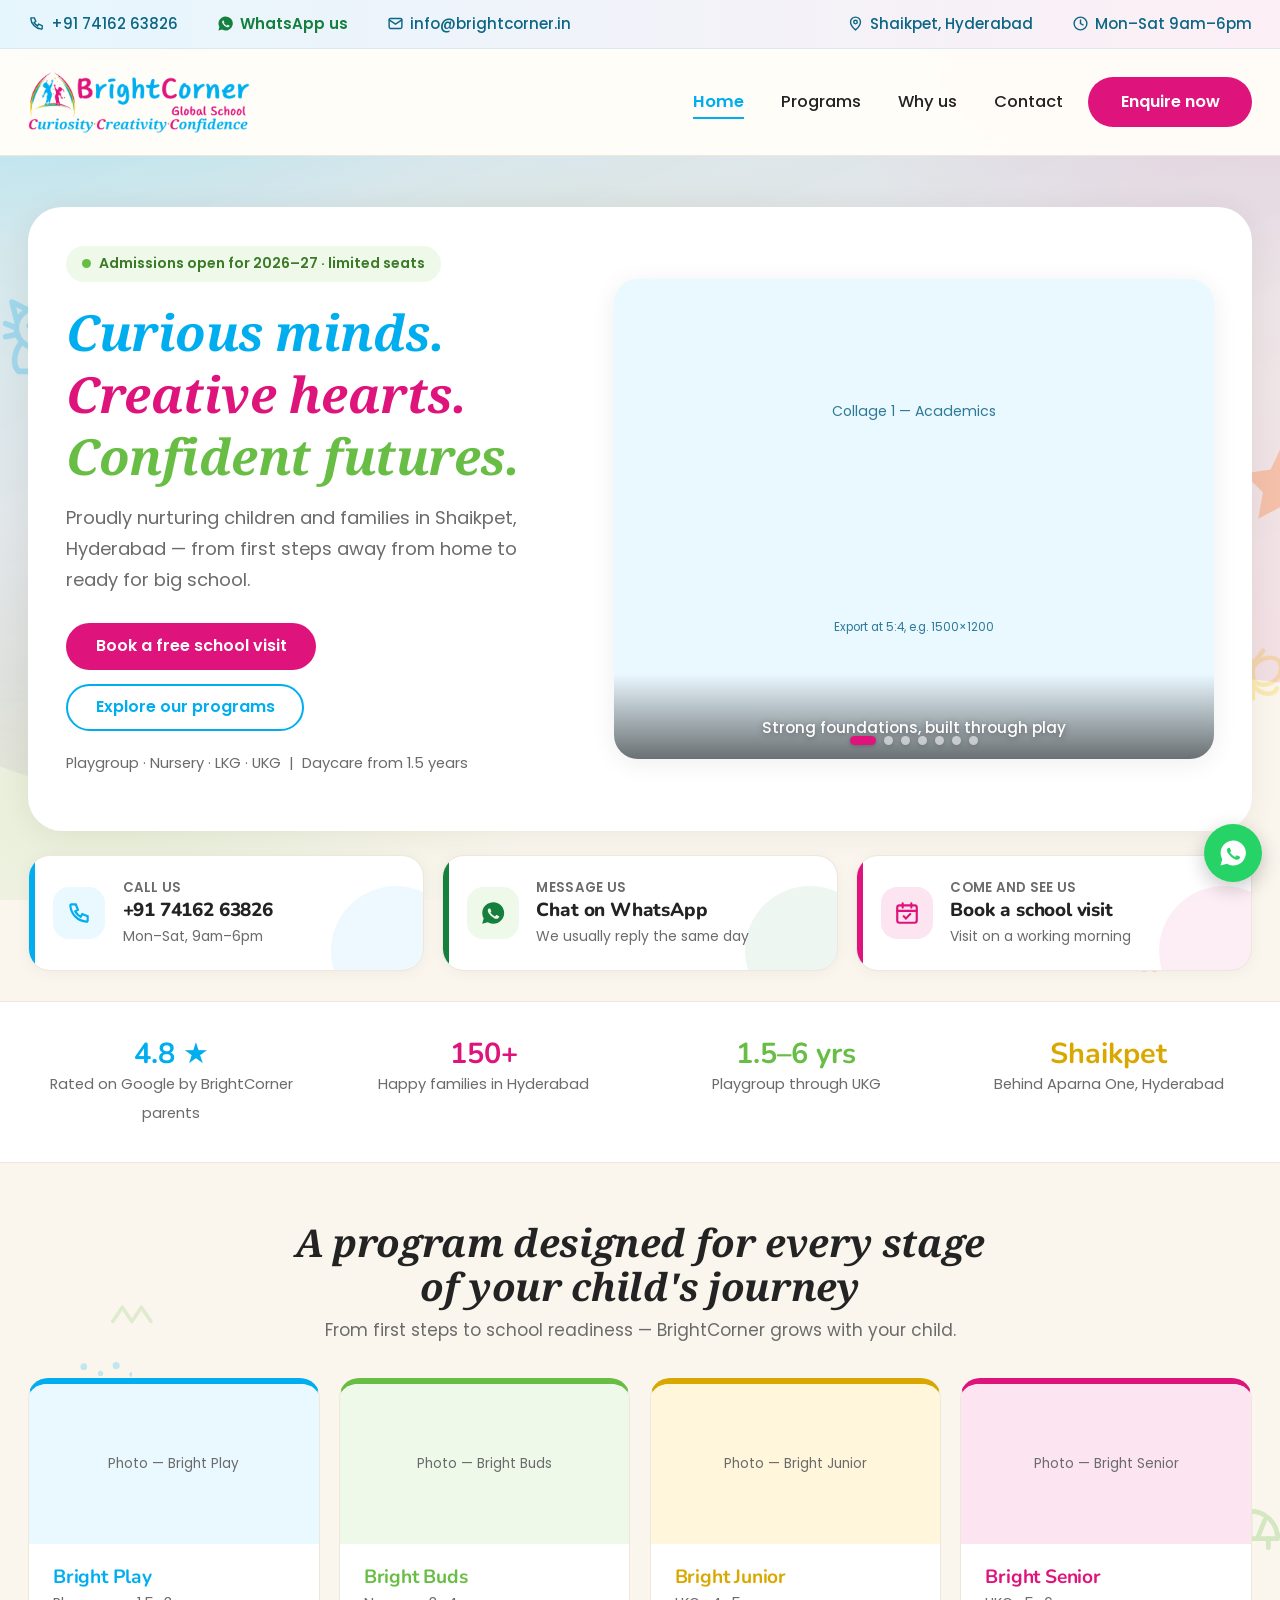
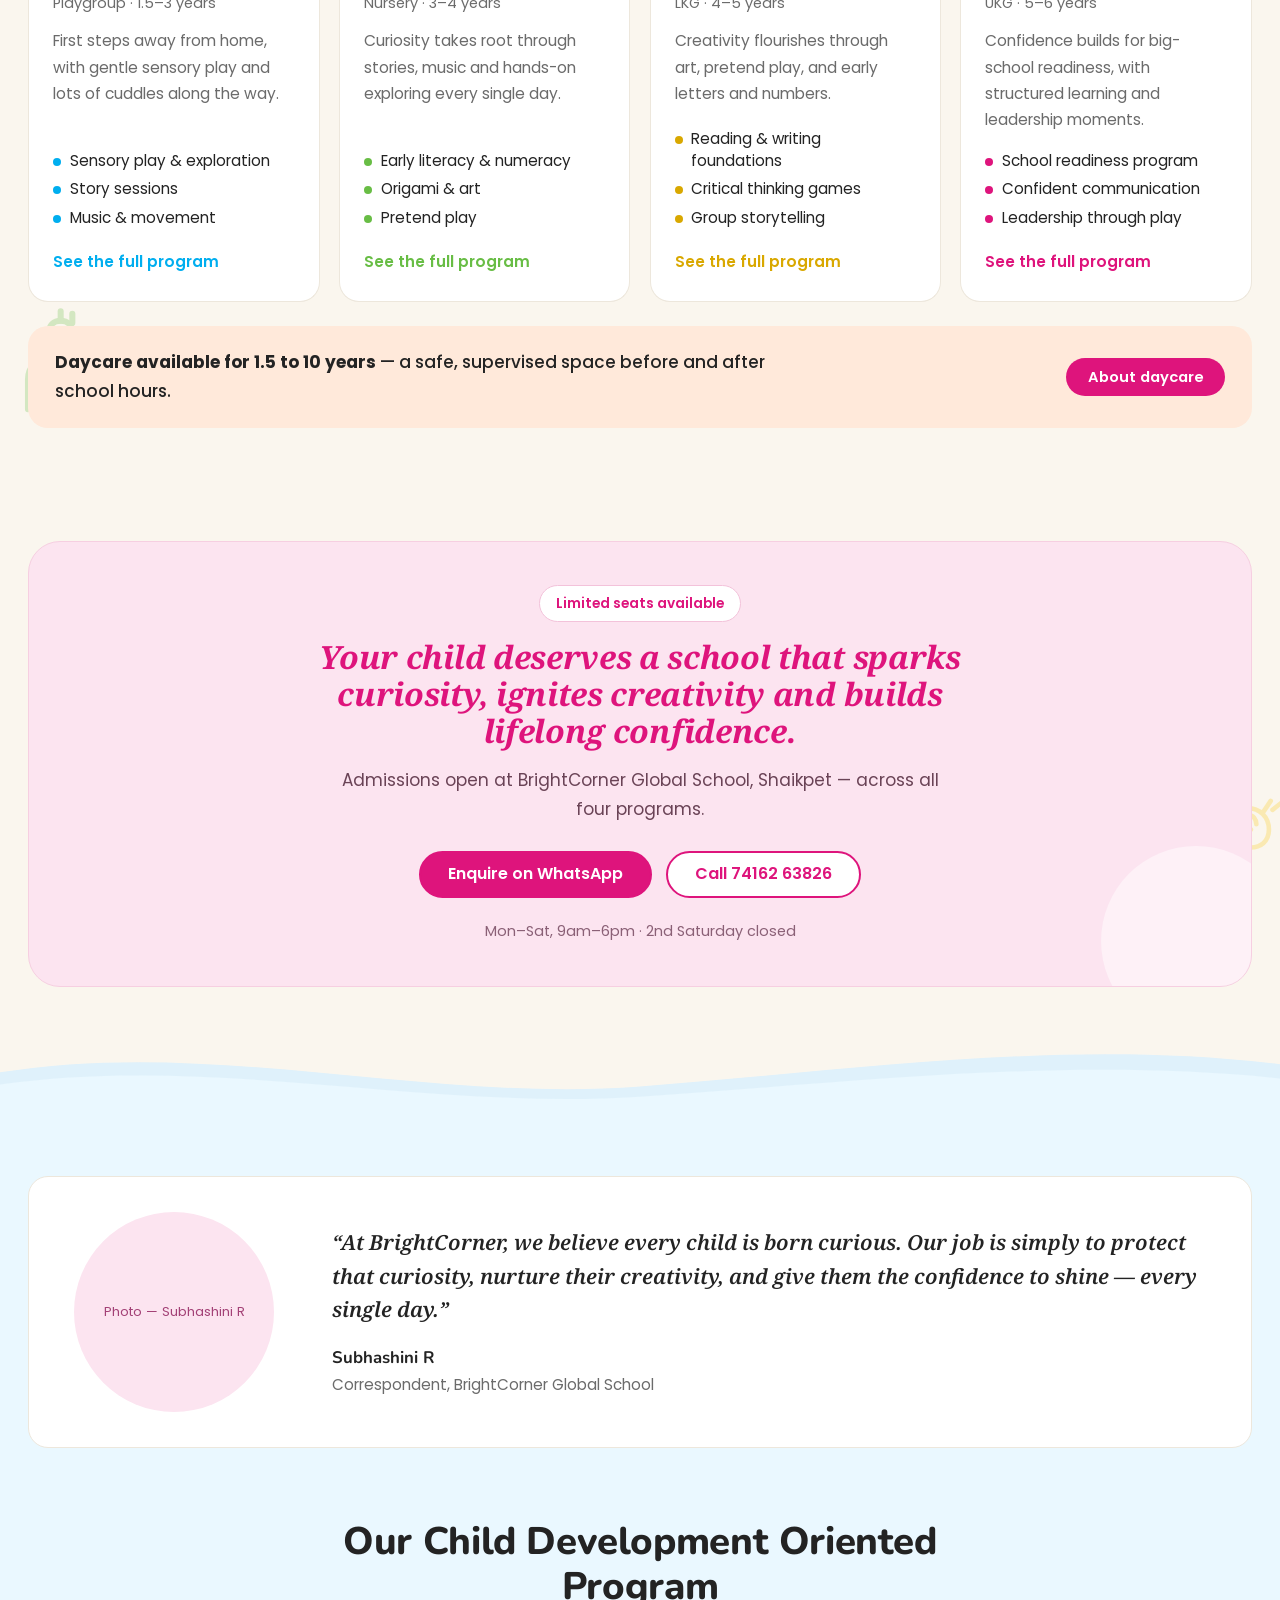
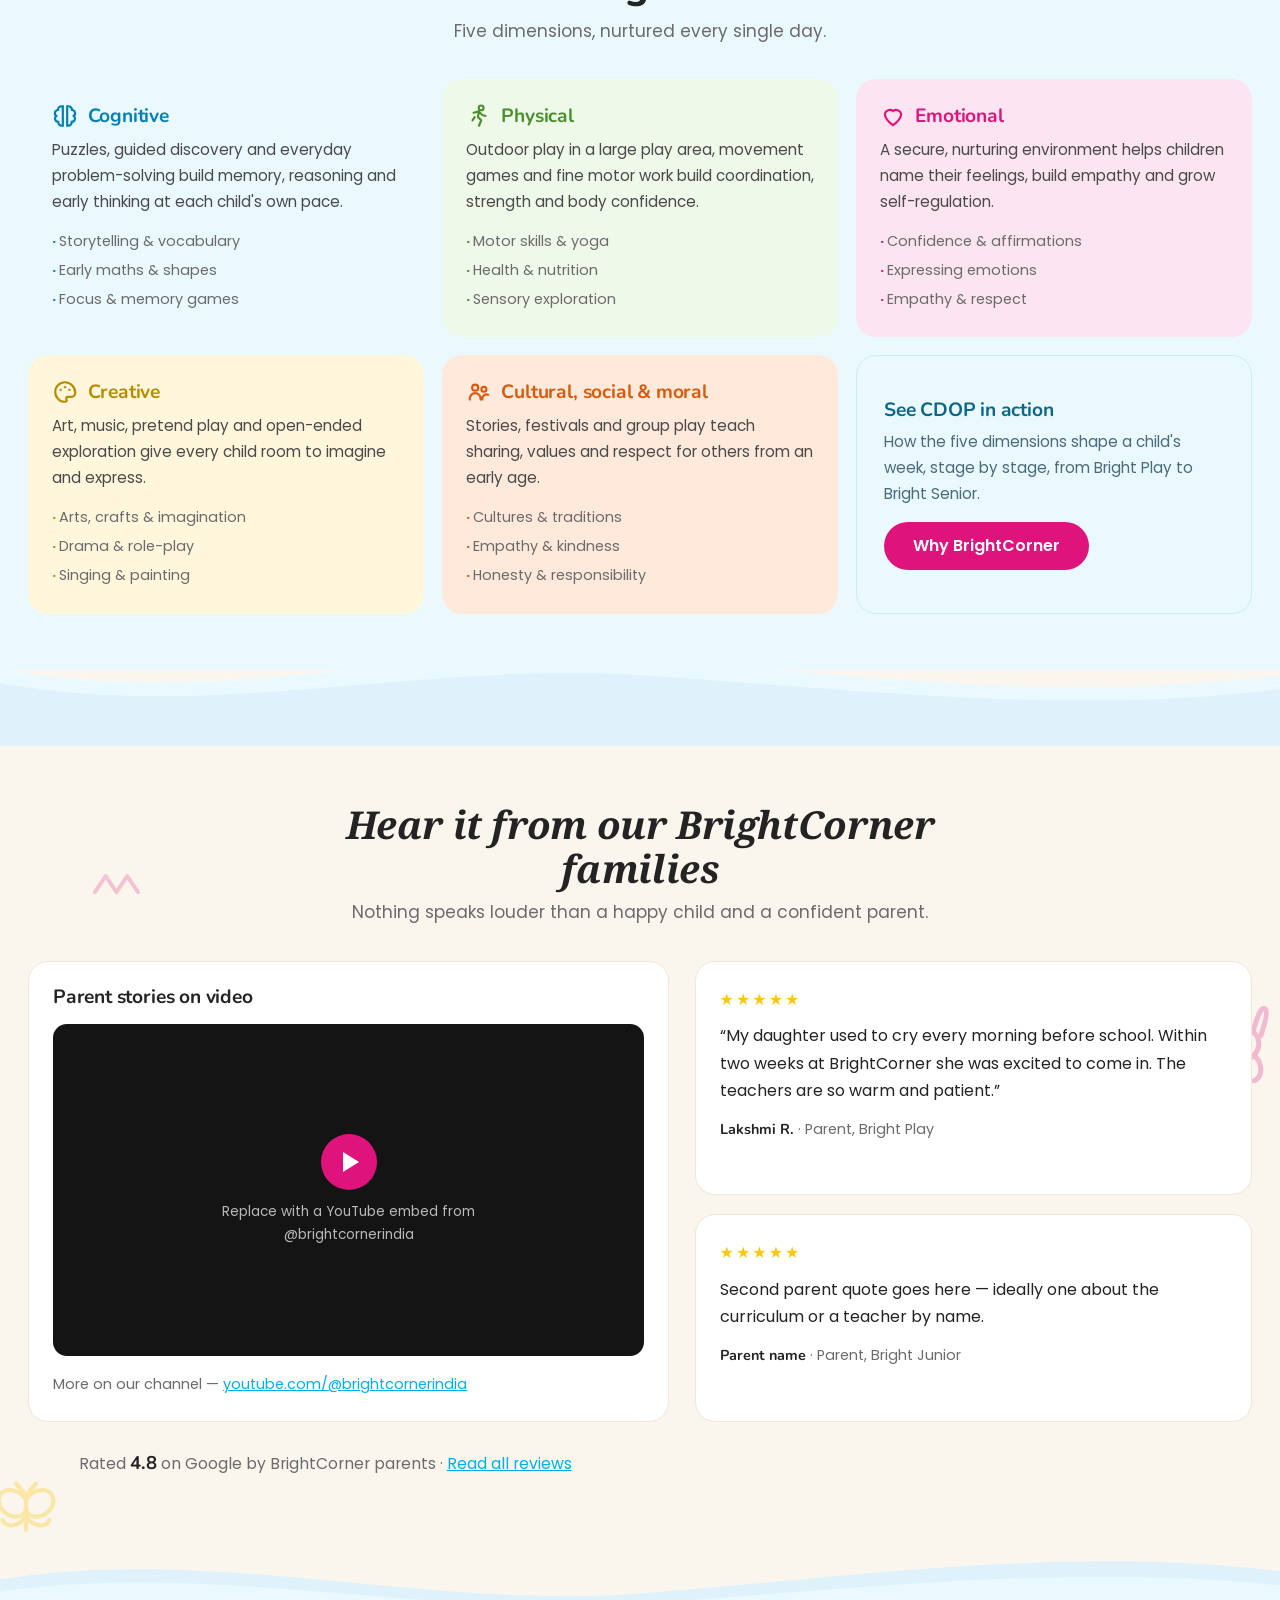
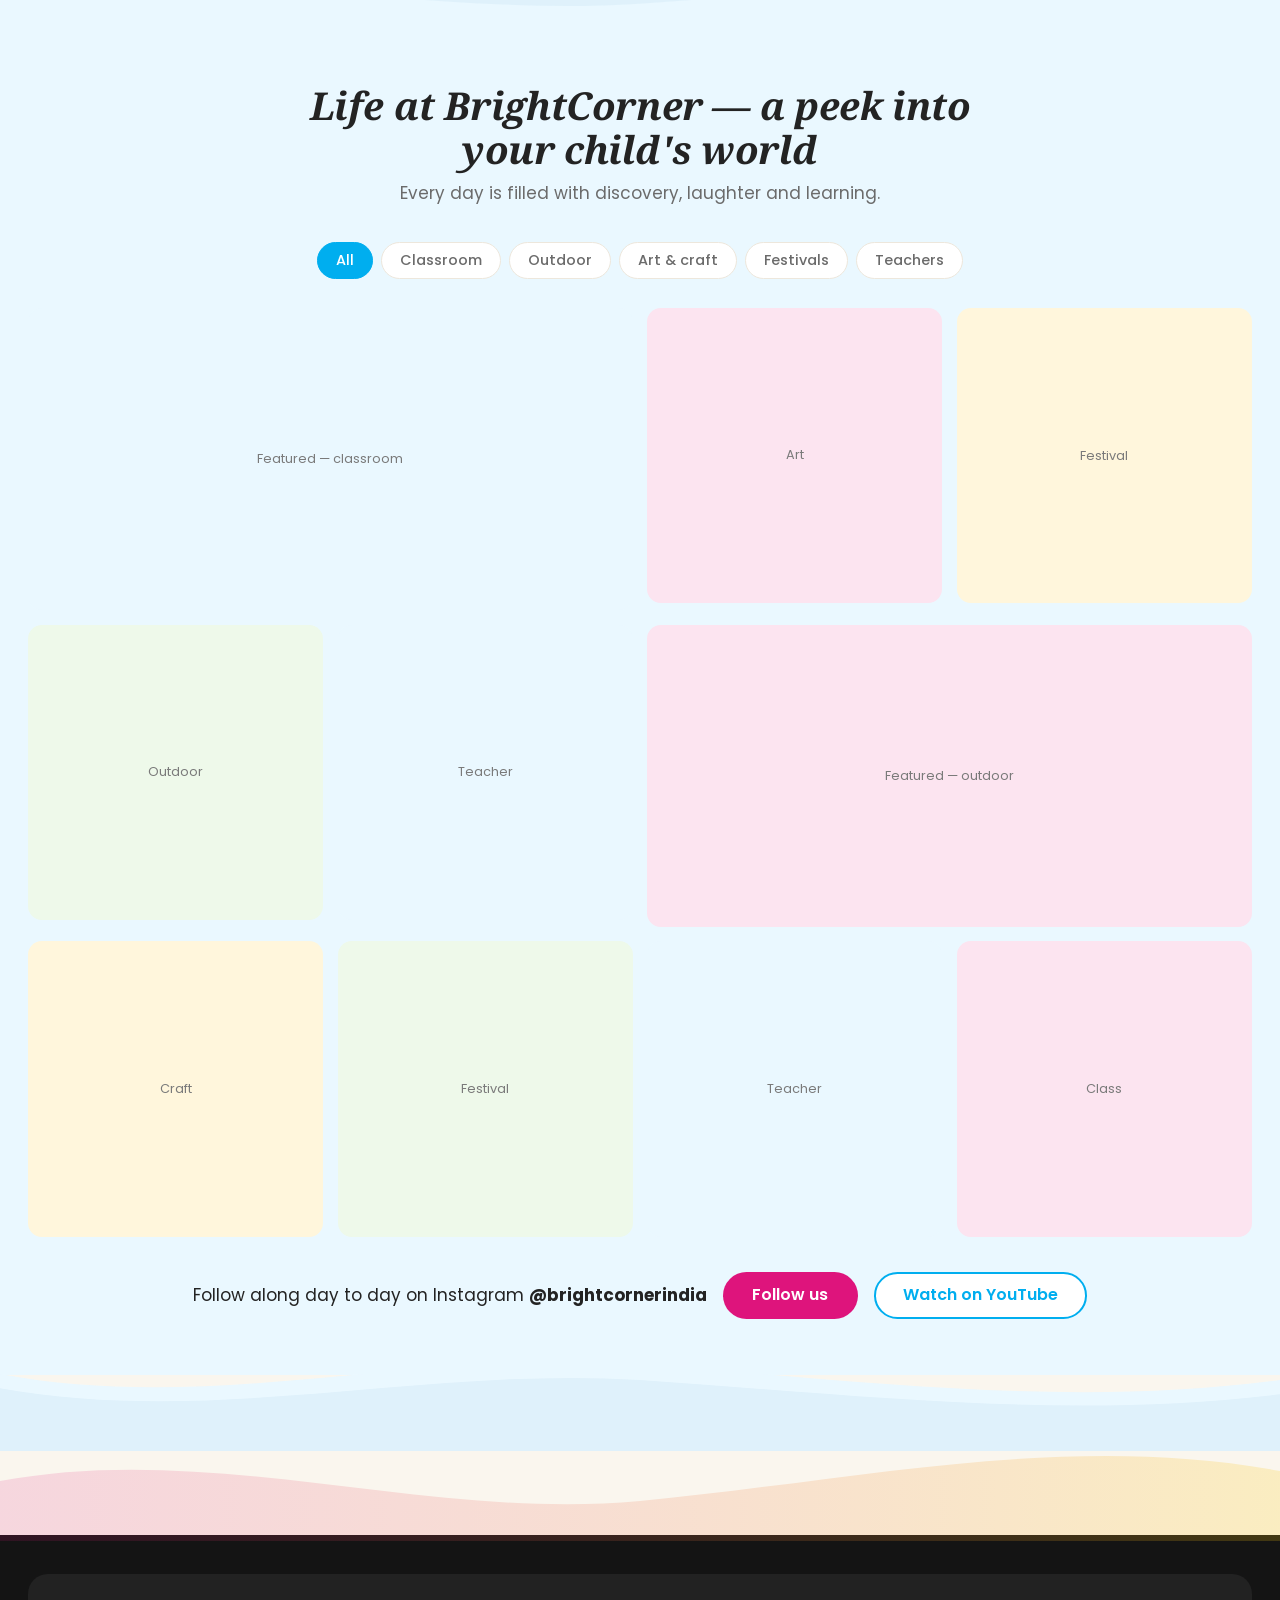
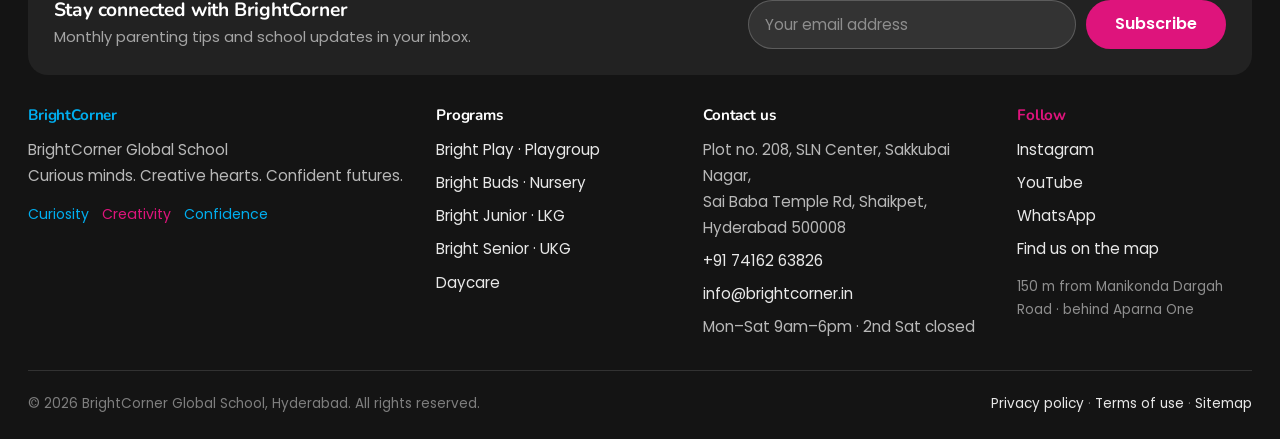
<file: index.html>
<!DOCTYPE html>
<html lang="en">
<head>
<meta charset="utf-8">
<meta name="viewport" content="width=device-width, initial-scale=1">
<title>BrightCorner Global School — Playgroup, Nursery, LKG & UKG in Shaikpet, Hyderabad</title>
<meta name="description" content="Curious minds. Creative hearts. Confident futures. A Child Development Oriented Program for children aged 1.5 to 6 in Shaikpet, Hyderabad. Admissions open for 2026-27.">
<link rel="icon" href="assets/logo.png">
<link rel="preconnect" href="https://fonts.googleapis.com">
<link rel="preconnect" href="https://fonts.gstatic.com" crossorigin>
<link href="https://fonts.googleapis.com/css2?family=Nunito:wght@600;700;800&family=Poppins:wght@300;400;500;600&family=Noto+Serif:ital,wght@1,600;1,700&display=swap" rel="stylesheet">
<link rel="stylesheet" href="assets/styles.css">
</head>
<body>
<svg width="0" height="0" style="position:absolute" aria-hidden="true" focusable="false"><defs>
<g stroke="currentColor" id="a-bird" fill="none" stroke-width="2.6" stroke-linecap="round" stroke-linejoin="round"><path d="M6 26c0-8 7-14 15-14 6 0 10 3 12 7l9 2-8 4c-1 7-7 12-14 12-8 0-14-5-14-11Z"/><path d="M21 19c2 2 3 5 3 8"/><circle cx="27" cy="20" r="1.6" fill="currentColor" stroke="none"/><path d="M13 35l-4 6M20 37l-2 7"/></g>
<g stroke="currentColor" id="a-rabbit" fill="none" stroke-width="2.6" stroke-linecap="round" stroke-linejoin="round"><path d="M17 22c-2-7-3-13-1-15s5 3 6 10M27 22c2-7 4-13 6-12s0 8-2 14"/><circle cx="22" cy="28" r="8"/><path d="M16 34c-3 3-4 8-2 11 3 4 13 4 16 0 2-3 1-8-2-11"/><circle cx="19.5" cy="27" r="1.4" fill="currentColor" stroke="none"/><circle cx="24.5" cy="27" r="1.4" fill="currentColor" stroke="none"/></g>
<g stroke="currentColor" id="a-cat" fill="none" stroke-width="2.6" stroke-linecap="round" stroke-linejoin="round"><path d="M14 20l-2-8 8 4M32 20l2-8-8 4"/><circle cx="23" cy="24" r="9"/><path d="M16 31c-3 4-4 10-1 13h16c3-3 2-9-1-13"/><path d="M32 44c6 0 8-4 6-8"/><circle cx="20" cy="23" r="1.4" fill="currentColor" stroke="none"/><circle cx="26" cy="23" r="1.4" fill="currentColor" stroke="none"/><path d="M21 27h4M14 24l-5-2M14 27l-5 1M32 24l5-2M32 27l5 1"/></g>
<g stroke="currentColor" id="a-elephant" fill="none" stroke-width="2.6" stroke-linecap="round" stroke-linejoin="round"><path d="M12 40V29c0-9 7-16 16-16s16 6 16 15v12"/><path d="M12 29c-4-1-7 2-7 6s3 7 6 6"/><path d="M28 29c0 6-1 10-4 13-2 2-6 1-6-2"/><path d="M19 40v6M28 41v5M38 40v6"/><circle cx="22" cy="25" r="1.6" fill="currentColor" stroke="none"/></g>
<g stroke="currentColor" id="a-giraffe" fill="none" stroke-width="2.6" stroke-linecap="round" stroke-linejoin="round"><path d="M18 46V33c0-5 4-9 9-9h9c4 0 7 3 7 7v15"/><path d="M27 24V13c0-3 2-5 5-5s5 2 5 5v3"/><path d="M32 8V4M37 9V5"/><path d="M37 16c3 0 5 2 5 4h-9"/><circle cx="35" cy="12" r="1.4" fill="currentColor" stroke="none"/><path d="M24 46v4M40 46v4"/></g>
<g stroke="currentColor" id="a-butterfly" fill="none" stroke-width="2.6" stroke-linecap="round" stroke-linejoin="round"><path d="M24 14v22"/><path d="M24 18c-4-7-14-8-16-2s4 12 10 12c3 0 6-2 6-5"/><path d="M24 18c4-7 14-8 16-2s-4 12-10 12c-3 0-6-2-6-5"/><path d="M24 28c-4 6-12 7-14 2M24 28c4 6 12 7 14 2"/><path d="M22 13l-4-5M26 13l4-5"/></g>
<g stroke="currentColor" id="a-fish" fill="none" stroke-width="2.6" stroke-linecap="round" stroke-linejoin="round"><path d="M8 24c6-9 20-9 26 0-6 9-20 9-26 0Z"/><path d="M34 24l8-6v12l-8-6Z"/><circle cx="16" cy="22" r="1.5" fill="currentColor" stroke="none"/><path d="M20 17c2 4 2 10 0 14"/></g>
<g stroke="currentColor" id="a-snail" fill="none" stroke-width="2.6" stroke-linecap="round" stroke-linejoin="round"><path d="M8 36h10"/><path d="M18 36c-6 0-9-5-9-10 0-7 6-12 13-12s12 5 12 12-5 10-10 10Z"/><path d="M24 26c-3 0-5-2-5-4s2-4 4-4 4 2 4 5"/><path d="M31 16l4-6M36 15l5-4"/></g>
<g stroke="currentColor" id="a-bee" fill="none" stroke-width="2.6" stroke-linecap="round" stroke-linejoin="round"><ellipse cx="24" cy="28" rx="11" ry="8"/><path d="M20 21v14M26 21v14"/><path d="M18 20c-5-7-13-5-12 0 1 4 7 5 11 3M30 20c5-7 13-5 12 0-1 4-7 5-11 3"/><path d="M14 22l-4-5M11 27H5"/></g>
<g stroke="currentColor" id="a-turtle" fill="none" stroke-width="2.6" stroke-linecap="round" stroke-linejoin="round"><path d="M9 32c0-9 7-15 15-15s15 6 15 15Z"/><path d="M39 30c3 0 5 1 6 3M14 32v5M34 32v5"/><path d="M24 17v15M16 22l4 10M32 22l-4 10"/><circle cx="44" cy="30" r="1.4" fill="currentColor" stroke="none"/></g>
<g stroke="currentColor" id="sq-wave" fill="none" stroke-width="3" stroke-linecap="round"><path d="M2 12c6-12 14 12 20 0s14 12 20 0"/></g>
<g stroke="currentColor" id="sq-loop" fill="none" stroke-width="3" stroke-linecap="round"><path d="M2 26c8-24 20-6 14 2s-14-4-6-10 20 4 26-8"/></g>
<g stroke="currentColor" id="sq-zig" fill="none" stroke-width="3" stroke-linecap="round" stroke-linejoin="round"><path d="M2 18l8-12 8 12 8-12 8 12"/></g>
<g id="sq-dots" fill="currentColor" stroke="none"><circle cx="5" cy="6" r="3"/><circle cx="20" cy="12" r="2.4"/><circle cx="34" cy="5" r="3.2"/><circle cx="48" cy="13" r="2.2"/></g>
<g stroke="currentColor" id="sq-spiral" fill="none" stroke-width="3" stroke-linecap="round"><path d="M22 22c0-6-5-10-10-8s-6 10 0 13 16-2 16-11S18 2 10 5"/></g>
<g stroke="currentColor" id="sq-star" fill="none" stroke-width="3" stroke-linecap="round" stroke-linejoin="round"><path d="M14 2v24M2 14h24M5 5l18 18M23 5 5 23"/></g>
</defs></svg>

<div class="topbar">
  <div class="shell">
    <a href="tel:+917416263826"><svg width="15" height="15" viewBox="0 0 24 24" fill="none" stroke="currentColor" stroke-width="2" stroke-linecap="round"><path d="M5 4h4l2 5-2.5 1.5a12 12 0 0 0 5 5L15 13l5 2v4a1 1 0 0 1-1.1 1A16 16 0 0 1 4 5.1 1 1 0 0 1 5 4Z"/></svg> +91 74162 63826</a>
    <a class="wa" href="https://wa.me/917416263826"><svg width="15" height="15" viewBox="0 0 24 24" fill="currentColor"><path d="M12 2a10 10 0 0 0-8.6 15L2 22l5.2-1.4A10 10 0 1 0 12 2Zm5.3 14.1c-.2.6-1.3 1.2-1.8 1.2-.5.1-1 .1-1.7-.1a12 12 0 0 1-5.7-5c-.4-.7-.9-1.6-.9-2.5s.5-1.4.7-1.6c.2-.2.4-.3.6-.3h.5c.2 0 .4 0 .6.5l.8 1.9c.1.2 0 .4-.1.5l-.4.5c-.1.2-.3.3-.1.6a8.4 8.4 0 0 0 3.6 3.1c.3.2.5.1.6 0l.8-.9c.2-.2.3-.2.6-.1l1.8.9c.3.1.4.2.5.3v.9Z"/></svg> WhatsApp us</a>
    <a class="hide-sm" href="mailto:info@brightcorner.in"><svg width="15" height="15" viewBox="0 0 24 24" fill="none" stroke="currentColor" stroke-width="2" stroke-linecap="round"><rect x="3" y="5" width="18" height="14" rx="2"/><path d="m3 7 9 6 9-6"/></svg> info@brightcorner.in</a>
    <span class="push hide-sm"><svg width="15" height="15" viewBox="0 0 24 24" fill="none" stroke="currentColor" stroke-width="2" stroke-linecap="round"><path d="M12 21s-7-5.5-7-11a7 7 0 1 1 14 0c0 5.5-7 11-7 11Z"/><circle cx="12" cy="10" r="2.5"/></svg> Shaikpet, Hyderabad</span>
    <span class="hide-sm"><svg width="15" height="15" viewBox="0 0 24 24" fill="none" stroke="currentColor" stroke-width="2" stroke-linecap="round"><circle cx="12" cy="12" r="9"/><path d="M12 7v5l3.5 2"/></svg> Mon&ndash;Sat 9am&ndash;6pm</span>
  </div>
</div>
<header>
  <div class="shell bar">
    <a href="index.html"><img class="logo" src="assets/logo.png" alt="BrightCorner Global School — Curiosity, Creativity, Confidence"></a>
    <button class="menu-btn" aria-expanded="false" aria-controls="mainnav" aria-label="Menu">&#9776;</button>
    <nav id="mainnav" aria-label="Main"><ul><li><a href="index.html" aria-current="page">Home</a></li><li><a href="programs.html">Programs</a></li><li><a href="why-us.html">Why us</a></li><!-- Blog hidden until posts are live: <li><a href="blog.html">Blog</a></li> --><li><a href="contact.html">Contact</a></li></ul></nav>
    <a class="btn btn-magenta" href="contact.html#enquire">Enquire now</a>
  </div>
</header>
<main>
<div class="page-deco" aria-hidden="true">
  <svg width="104" height="104" viewBox="0 0 48 48" style="top:2%;left:-14px;color:var(--blue)"><use href="#a-cat"/></svg>
  <svg class="tiny hide-sm" width="76" height="44" viewBox="0 0 48 28" style="top:7%;left:108px;color:var(--magenta)"><use href="#sq-wave"/></svg>
  <svg class="faint hide-sm" width="54" height="29" viewBox="0 0 48 26" style="top:8%;left:120px;color:var(--amber)"><use href="#sq-dots"/></svg>
  <svg width="82" height="82" viewBox="0 0 48 48" style="top:8%;right:-14px;color:var(--amber)"><use href="#a-butterfly"/></svg>
  <svg class="tiny hide-sm" width="60" height="34" viewBox="0 0 48 28" style="top:13%;right:86px;color:var(--orange)"><use href="#sq-loop"/></svg>
  <svg class="onwave" width="74" height="74" viewBox="0 0 48 48" style="top:15%;left:-14px;color:var(--orange)"><use href="#a-bee"/></svg>
  <svg class="tiny hide-sm" width="54" height="29" viewBox="0 0 48 26" style="top:20%;left:78px;color:var(--blue)"><use href="#sq-dots"/></svg>
  <svg class="faint hide-sm" width="58" height="31" viewBox="0 0 48 26" style="top:19%;left:110px;color:var(--green)"><use href="#sq-zig"/></svg>
  <svg width="88" height="88" viewBox="0 0 48 48" style="top:22%;right:-14px;color:var(--green)"><use href="#a-turtle"/></svg>
  <svg class="tiny hide-sm" width="65" height="35" viewBox="0 0 48 26" style="top:27%;right:92px;color:var(--magenta)"><use href="#sq-zig"/></svg>
  <svg width="112" height="112" viewBox="0 0 48 48" style="top:29%;left:-14px;color:var(--green)"><use href="#a-giraffe"/></svg>
  <svg class="tiny hide-sm" width="82" height="45" viewBox="0 0 48 26" style="top:34%;left:116px;color:var(--amber)"><use href="#sq-spiral"/></svg>
  <svg class="faint hide-sm" width="48" height="26" viewBox="0 0 48 26" style="top:36%;left:130px;color:var(--blue)"><use href="#sq-star"/></svg>
  <svg width="86" height="86" viewBox="0 0 48 48" style="top:37%;right:-14px;color:var(--amber)"><use href="#a-snail"/></svg>
  <svg class="tiny hide-sm" width="63" height="36" viewBox="0 0 48 28" style="top:42%;right:90px;color:var(--blue)"><use href="#sq-wave"/></svg>
  <svg class="faint hide-sm" width="52" height="28" viewBox="0 0 48 26" style="top:42%;right:110px;color:var(--magenta)"><use href="#sq-dots"/></svg>
  <svg class="onwave" width="84" height="84" viewBox="0 0 48 48" style="top:45%;left:-14px;color:var(--blue)"><use href="#a-bird"/></svg>
  <svg class="tiny hide-sm" width="62" height="35" viewBox="0 0 48 28" style="top:50%;left:88px;color:var(--green)"><use href="#sq-loop"/></svg>
  <svg width="108" height="108" viewBox="0 0 48 48" style="top:52%;right:-14px;color:var(--magenta)"><use href="#a-elephant"/></svg>
  <svg class="tiny hide-sm" width="79" height="43" viewBox="0 0 48 26" style="top:57%;right:112px;color:var(--amber)"><use href="#sq-dots"/></svg>
  <svg class="faint hide-sm" width="62" height="35" viewBox="0 0 48 28" style="top:58%;right:130px;color:var(--green)"><use href="#sq-wave"/></svg>
  <svg width="88" height="88" viewBox="0 0 48 48" style="top:60%;left:-14px;color:var(--orange)"><use href="#a-fish"/></svg>
  <svg class="tiny hide-sm" width="65" height="35" viewBox="0 0 48 26" style="top:65%;left:92px;color:var(--magenta)"><use href="#sq-zig"/></svg>
  <svg width="94" height="94" viewBox="0 0 48 48" style="top:67%;right:-14px;color:var(--magenta)"><use href="#a-rabbit"/></svg>
  <svg class="tiny hide-sm" width="69" height="37" viewBox="0 0 48 26" style="top:72%;right:98px;color:var(--blue)"><use href="#sq-star"/></svg>
  <svg class="faint hide-sm" width="58" height="33" viewBox="0 0 48 28" style="top:72%;right:118px;color:var(--amber)"><use href="#sq-loop"/></svg>
  <svg class="onwave" width="80" height="80" viewBox="0 0 48 48" style="top:75%;left:-14px;color:var(--amber)"><use href="#a-butterfly"/></svg>
  <svg class="tiny hide-sm" width="59" height="34" viewBox="0 0 48 28" style="top:80%;left:84px;color:var(--green)"><use href="#sq-wave"/></svg>
  <svg width="92" height="92" viewBox="0 0 48 48" style="top:82%;right:-14px;color:var(--blue)"><use href="#a-cat"/></svg>
  <svg class="tiny hide-sm" width="68" height="37" viewBox="0 0 48 26" style="top:87%;right:96px;color:var(--orange)"><use href="#sq-spiral"/></svg>
  <svg class="faint hide-sm" width="52" height="28" viewBox="0 0 48 26" style="top:88%;right:116px;color:var(--magenta)"><use href="#sq-dots"/></svg>
  <svg width="86" height="86" viewBox="0 0 48 48" style="top:90%;left:-14px;color:var(--green)"><use href="#a-turtle"/></svg>
  <svg class="tiny hide-sm" width="63" height="36" viewBox="0 0 48 28" style="top:95%;left:90px;color:var(--amber)"><use href="#sq-loop"/></svg>
  <svg width="72" height="72" viewBox="0 0 48 48" style="top:96%;right:-14px;color:var(--orange)"><use href="#a-bee"/></svg>
  <svg class="tiny hide-sm" width="53" height="29" viewBox="0 0 48 26" style="top:101%;right:76px;color:var(--blue)"><use href="#sq-zig"/></svg>
</div>



<section class="hero">
  <svg class="wave-top" viewBox="0 0 1440 720" preserveAspectRatio="none" aria-hidden="true">
    <defs>
      <linearGradient id="gw" x1="0" y1="0" x2="1" y2="1">
        <stop offset="0" stop-color="#00AEEF" stop-opacity=".17"/>
        <stop offset=".55" stop-color="#A76BB4" stop-opacity=".13"/>
        <stop offset="1" stop-color="#DE147C" stop-opacity=".12"/>
      </linearGradient>
      <linearGradient id="fade" x1="0" y1="0" x2="0" y2="1">
        <stop offset="0" stop-color="#fff" stop-opacity="1"/>
        <stop offset=".62" stop-color="#fff" stop-opacity="1"/>
        <stop offset="1" stop-color="#fff" stop-opacity="0"/>
      </linearGradient>
      <mask id="softmask"><rect width="1440" height="720" fill="url(#fade)"/></mask>
    </defs>
    <g mask="url(#softmask)">
      <path d="M0 0h1440v430c-230 96-436-52-728 26C438 528 232 606 0 520Z" fill="url(#gw)"/>
      <circle cx="1250" cy="104" r="52" fill="#FBC80C" opacity=".26"/>
      <circle cx="132" cy="232" r="30" fill="#68BD45" opacity=".24"/>
      <circle cx="892" cy="66" r="18" fill="#DE147C" opacity=".18"/>
      <path d="M1092 246l10 21 23 3.4-16.5 16 4 22.6-20.5-10.8-20.5 10.8 4-22.6-16.5-16 23-3.4Z" fill="#FF751F" opacity=".3"/>
      <path d="M286 96l7.6 16 17.4 2.6-12.5 12.2 3 17.2-15.5-8.2-15.5 8.2 3-17.2-12.5-12.2 17.4-2.6Z" fill="#00AEEF" opacity=".22"/>
    </g>
  </svg>
  <div class="shell hero-grid">
    <div>
      <span class="badge">Admissions open for 2026&ndash;27 &middot; limited seats</span>
      <h1><span class="b">Curious minds.</span> <span class="m">Creative hearts.</span> <span class="g">Confident futures.</span></h1>
      <p class="lead">Proudly nurturing children and families in Shaikpet, Hyderabad &mdash; from first steps away from home to ready for big school.</p>
      <div class="cta-row">
        <a class="btn btn-magenta" href="contact.html#enquire">Book a free school visit</a>
        <a class="btn btn-blue-outline" href="programs.html">Explore our programs</a>
      </div>
      <p class="hero-meta">Playgroup &middot; Nursery &middot; LKG &middot; UKG &nbsp;|&nbsp; Daycare from 1.5 years</p>
    </div>
    <div class="carousel" data-carousel data-interval="5000" aria-roledescription="carousel" aria-label="Life at BrightCorner">
      <div class="slides">
        <!-- Slide 1 · Academics — replace the div below with:
             <img src="assets/hero-1.jpg" alt="Children learning letters, numbers and early reading at BrightCorner Global School, a playgroup and pre-primary in Shaikpet, Hyderabad"> -->
        <div class="slide is-active">
          <div class="slide-ph">Collage 1 &mdash; Academics<br><small>Export at 5:4, e.g. 1500&times;1200</small></div>
          <p class="cap">Strong foundations, built through play</p>
        </div>
        <!-- Slide 2 · Physical exercise — replace the div below with:
             <img src="assets/hero-2.jpg" alt="Preschoolers doing yoga, movement and physical activity in the large play area at BrightCorner Global School, Hyderabad"> -->
        <div class="slide">
          <div class="slide-ph">Collage 2 &mdash; Physical exercise<br><small>Export at 5:4, e.g. 1500&times;1200</small></div>
          <p class="cap">Room to move, climb and grow</p>
        </div>
        <!-- Slide 3 · Festivals &amp; celebrations — replace the div below with:
             <img src="assets/hero-3.jpg" alt="Children celebrating Indian festivals with dress-up, decorations and cultural activities at BrightCorner Global School, Shaikpet"> -->
        <div class="slide">
          <div class="slide-ph">Collage 3 &mdash; Festivals &amp; celebrations<br><small>Export at 5:4, e.g. 1500&times;1200</small></div>
          <p class="cap">Traditions we celebrate together</p>
        </div>
        <!-- Slide 4 · Festivals &amp; celebrations — replace the div below with:
             <img src="assets/hero-4.jpg" alt="Festival day celebrations and cultural programmes with preschool children at BrightCorner Global School, Hyderabad"> -->
        <div class="slide">
          <div class="slide-ph">Collage 4 &mdash; Festivals &amp; celebrations<br><small>Export at 5:4, e.g. 1500&times;1200</small></div>
          <p class="cap">Culture, colour and community</p>
        </div>
        <!-- Slide 5 · Activities — replace the div below with:
             <img src="assets/hero-5.jpg" alt="Preschool children doing art, craft and origami activities at BrightCorner Global School, Shaikpet, Hyderabad"> -->
        <div class="slide">
          <div class="slide-ph">Collage 5 &mdash; Activities<br><small>Export at 5:4, e.g. 1500&times;1200</small></div>
          <p class="cap">Creative hearts, every single day</p>
        </div>
        <!-- Slide 6 · Story telling — replace the div below with:
             <img src="assets/hero-6.jpg" alt="Story telling and circle time with nursery and LKG children at BrightCorner Global School, Shaikpet, Hyderabad"> -->
        <div class="slide">
          <div class="slide-ph">Collage 6 &mdash; Story telling<br><small>Export at 5:4, e.g. 1500&times;1200</small></div>
          <p class="cap">Where curiosity begins</p>
        </div>
        <!-- Slide 7 · Outdoors — replace the div below with:
             <img src="assets/hero-7.jpg" alt="Children playing outdoors in the large play area at BrightCorner Global School, a preschool in Shaikpet, Hyderabad"> -->
        <div class="slide">
          <div class="slide-ph">Collage 7 &mdash; Outdoors<br><small>Export at 5:4, e.g. 1500&times;1200</small></div>
          <p class="cap">Learning never stays indoors</p>
        </div>
      </div>
      <button class="cnav prev" type="button" aria-label="Previous slide">
        <svg width="20" height="20" viewBox="0 0 24 24" fill="none" stroke="currentColor" stroke-width="2.4" stroke-linecap="round" stroke-linejoin="round"><path d="m15 5-7 7 7 7"/></svg>
      </button>
      <button class="cnav next" type="button" aria-label="Next slide">
        <svg width="20" height="20" viewBox="0 0 24 24" fill="none" stroke="currentColor" stroke-width="2.4" stroke-linecap="round" stroke-linejoin="round"><path d="m9 5 7 7-7 7"/></svg>
      </button>
      <div class="dots" role="tablist" aria-label="Choose slide"></div>
    </div>
  </div>

  <div class="shell">
    <div class="quickbar">
      <a class="qtile q1" href="tel:+917416263826">
        <span class="ico"><svg width="26" height="26" viewBox="0 0 24 24" fill="none" stroke="currentColor" stroke-width="2" stroke-linecap="round"><path d="M5 4h4l2 5-2.5 1.5a12 12 0 0 0 5 5L15 13l5 2v4a1 1 0 0 1-1.1 1A16 16 0 0 1 4 5.1 1 1 0 0 1 5 4Z"/></svg></span>
        <span class="txt">
          <span class="lbl">Call us</span>
          <span class="val">+91 74162 63826</span>
          <span class="sub">Mon&ndash;Sat, 9am&ndash;6pm</span>
        </span>
      </a>
      <a class="qtile q2" href="https://wa.me/917416263826">
        <span class="ico"><svg width="26" height="26" viewBox="0 0 24 24" fill="currentColor"><path d="M12 2a10 10 0 0 0-8.6 15L2 22l5.2-1.4A10 10 0 1 0 12 2Zm5.3 14.1c-.2.6-1.3 1.2-1.8 1.2-.5.1-1 .1-1.7-.1a12 12 0 0 1-5.7-5c-.4-.7-.9-1.6-.9-2.5s.5-1.4.7-1.6c.2-.2.4-.3.6-.3h.5c.2 0 .4 0 .6.5l.8 1.9c.1.2 0 .4-.1.5l-.4.5c-.1.2-.3.3-.1.6a8.4 8.4 0 0 0 3.6 3.1c.3.2.5.1.6 0l.8-.9c.2-.2.3-.2.6-.1l1.8.9c.3.1.4.2.5.3v.9Z"/></svg></span>
        <span class="txt">
          <span class="lbl">Message us</span>
          <span class="val">Chat on WhatsApp</span>
          <span class="sub">We usually reply the same day</span>
        </span>
      </a>
      <a class="qtile q3" href="contact.html#enquire">
        <span class="ico"><svg width="26" height="26" viewBox="0 0 24 24" fill="none" stroke="currentColor" stroke-width="2" stroke-linecap="round"><rect x="3" y="5" width="18" height="16" rx="2"/><path d="M8 3v4M16 3v4M3 10h18"/><path d="m9 15 2 2 4-4"/></svg></span>
        <span class="txt">
          <span class="lbl">Come and see us</span>
          <span class="val">Book a school visit</span>
          <span class="sub">Visit on a working morning</span>
        </span>
      </a>
    </div>
  </div>
</section>

<section class="trust">
  <div class="shell trust-grid">
    <div class="trust-item"><b>4.8 &#9733;</b><span>Rated on Google by BrightCorner parents</span></div>
    <div class="trust-item"><b>150+</b><span>Happy families in Hyderabad</span></div>
    <div class="trust-item"><b>1.5&ndash;6 yrs</b><span>Playgroup through UKG</span></div>
    <div class="trust-item"><b>Shaikpet</b><span>Behind Aparna One, Hyderabad</span></div>
  </div>
</section>

<section>
  <div class="shell">
    <div class="sec-head">
      <h2 class="voice">A program designed for every stage of your child's journey</h2>
      <p>From first steps to school readiness &mdash; BrightCorner grows with your child.</p>
    </div>
    <div class="progs four">
      <article class="prog p1">
        <div class="ph">Photo &mdash; Bright Play</div>
        <div class="body">
          <h3>Bright Play</h3>
          <div class="stage">Playgroup &middot; 1.5&ndash;3 years</div>
          <p>First steps away from home, with gentle sensory play and lots of cuddles along the way.</p>
          <ul><li>Sensory play &amp; exploration</li><li>Story sessions</li><li>Music &amp; movement</li></ul>
          <a class="more" href="programs.html#play">See the full program</a>
        </div>
      </article>
      <article class="prog p2">
        <div class="ph">Photo &mdash; Bright Buds</div>
        <div class="body">
          <h3>Bright Buds</h3>
          <div class="stage">Nursery &middot; 3&ndash;4 years</div>
          <p>Curiosity takes root through stories, music and hands-on exploring every single day.</p>
          <ul><li>Early literacy &amp; numeracy</li><li>Origami &amp; art</li><li>Pretend play</li></ul>
          <a class="more" href="programs.html#buds">See the full program</a>
        </div>
      </article>
      <article class="prog p3">
        <div class="ph">Photo &mdash; Bright Junior</div>
        <div class="body">
          <h3>Bright Junior</h3>
          <div class="stage">LKG &middot; 4&ndash;5 years</div>
          <p>Creativity flourishes through art, pretend play, and early letters and numbers.</p>
          <ul><li>Reading &amp; writing foundations</li><li>Critical thinking games</li><li>Group storytelling</li></ul>
          <a class="more" href="programs.html#junior">See the full program</a>
        </div>
      </article>
      <article class="prog p4">
        <div class="ph">Photo &mdash; Bright Senior</div>
        <div class="body">
          <h3>Bright Senior</h3>
          <div class="stage">UKG &middot; 5&ndash;6 years</div>
          <p>Confidence builds for big-school readiness, with structured learning and leadership moments.</p>
          <ul><li>School readiness program</li><li>Confident communication</li><li>Leadership through play</li></ul>
          <a class="more" href="programs.html#senior">See the full program</a>
        </div>
      </article>
    </div>
    <div class="strip strip-orange" style="margin-top:1.5rem">
      <p><strong>Daycare available for 1.5 to 10 years</strong> &mdash; a safe, supervised space before and after school hours.</p>
      <a class="btn btn-magenta btn-sm" href="programs.html#daycare">About daycare</a>
    </div>
  </div>
</section>


<section>
  <div class="shell">
    <div class="admissions">
      <span class="seats">Limited seats available</span>
      <h2>Your child deserves a school that sparks curiosity, ignites creativity and builds lifelong confidence.</h2>
      <p>Admissions open at BrightCorner Global School, Shaikpet &mdash; across all four programs.</p>
      <div class="cta-row">
        <a class="btn btn-white" href="https://wa.me/917416263826">Enquire on WhatsApp</a>
        <a class="btn btn-white" href="tel:+917416263826">Call 74162 63826</a>
      </div>
      <p class="hours">Mon&ndash;Sat, 9am&ndash;6pm &middot; 2nd Saturday closed</p>
    </div>
  </div>
</section>


<section class="band-white">
  <div class="shell">
    <div class="founder">
      <div class="avatar">Photo &mdash; Subhashini R</div>
      <div>
        <blockquote>&ldquo;At BrightCorner, we believe every child is born curious. Our job is simply to protect that curiosity, nurture their creativity, and give them the confidence to shine &mdash; every single day.&rdquo;</blockquote>
        <div class="who"><b>Subhashini R</b>Correspondent, BrightCorner Global School</div>
      </div>
    </div>

    <div class="sec-head" style="margin-top:clamp(3rem,6vw,4.5rem)">
      <h2>Our Child Development Oriented Program</h2>
      <p>Five dimensions, nurtured every single day.</p>
    </div>

    <div class="cdop">
      <div class="dim d1"><h3><svg width="26" height="26" viewBox="0 0 24 24" fill="none" stroke="currentColor" stroke-width="2" stroke-linecap="round"><path d="M9 3a3.5 3.5 0 0 0-3.5 3.5A3 3 0 0 0 4 12a3 3 0 0 0 1.8 5.4A3.2 3.2 0 0 0 9 21h1V3Z"/><path d="M15 3a3.5 3.5 0 0 1 3.5 3.5A3 3 0 0 1 20 12a3 3 0 0 1-1.8 5.4A3.2 3.2 0 0 1 15 21h-1V3Z"/></svg> Cognitive</h3>
        <p>Puzzles, guided discovery and everyday problem-solving build memory, reasoning and early thinking at each child's own pace.</p>
        <ul><li>Storytelling &amp; vocabulary</li><li>Early maths &amp; shapes</li><li>Focus &amp; memory games</li></ul></div>
      <div class="dim d2"><h3><svg width="26" height="26" viewBox="0 0 24 24" fill="none" stroke="currentColor" stroke-width="2" stroke-linecap="round"><circle cx="14" cy="4.5" r="2.2"/><path d="M12 21l2-5-3-3 1-5 3 3 3 1M8 13l-2 3M11 8l-4 1"/></svg> Physical</h3>
        <p>Outdoor play in a large play area, movement games and fine motor work build coordination, strength and body confidence.</p>
        <ul><li>Motor skills &amp; yoga</li><li>Health &amp; nutrition</li><li>Sensory exploration</li></ul></div>
      <div class="dim d3"><h3><svg width="26" height="26" viewBox="0 0 24 24" fill="none" stroke="currentColor" stroke-width="2" stroke-linecap="round"><path d="M12 20.5s-7.5-4.8-7.5-10.6A4.7 4.7 0 0 1 12 7.4a4.7 4.7 0 0 1 7.5 2.5c0 5.8-7.5 10.6-7.5 10.6Z"/></svg> Emotional</h3>
        <p>A secure, nurturing environment helps children name their feelings, build empathy and grow self-regulation.</p>
        <ul><li>Confidence &amp; affirmations</li><li>Expressing emotions</li><li>Empathy &amp; respect</li></ul></div>
      <div class="dim d4"><h3><svg width="26" height="26" viewBox="0 0 24 24" fill="none" stroke="currentColor" stroke-width="2" stroke-linecap="round"><path d="M12 3a9 9 0 1 0 0 18c1.5 0 2-1 1.4-1.9-.8-1.2 0-2.6 1.4-2.6H18a3.5 3.5 0 0 0 3.5-3.5C21.5 7.5 17.2 3 12 3Z"/><circle cx="8" cy="10" r="1.1" fill="currentColor" stroke="none"/><circle cx="12" cy="7.5" r="1.1" fill="currentColor" stroke="none"/><circle cx="16" cy="10" r="1.1" fill="currentColor" stroke="none"/></svg> Creative</h3>
        <p>Art, music, pretend play and open-ended exploration give every child room to imagine and express.</p>
        <ul><li>Arts, crafts &amp; imagination</li><li>Drama &amp; role-play</li><li>Singing &amp; painting</li></ul></div>
      <div class="dim d5"><h3><svg width="26" height="26" viewBox="0 0 24 24" fill="none" stroke="currentColor" stroke-width="2" stroke-linecap="round"><circle cx="8.5" cy="8" r="2.8"/><circle cx="16.5" cy="9.5" r="2.3"/><path d="M3.5 19v-1a5 5 0 0 1 10 0v1M15 19v-.8a4 4 0 0 1 5.5-3.7"/></svg> Cultural, social &amp; moral</h3>
        <p>Stories, festivals and group play teach sharing, values and respect for others from an early age.</p>
        <ul><li>Cultures &amp; traditions</li><li>Empathy &amp; kindness</li><li>Honesty &amp; responsibility</li></ul></div>
      <div class="dim-cta">
        <h3>See CDOP in action</h3>
        <p>How the five dimensions shape a child's week, stage by stage, from Bright Play to Bright Senior.</p>
        <a class="btn btn-white" href="why-us.html" style="align-self:flex-start">Why BrightCorner</a>
      </div>
    </div>
  </div>
</section>

<section>
  <div class="shell">
    <div class="sec-head">
      <h2 class="voice">Hear it from our BrightCorner families</h2>
      <p>Nothing speaks louder than a happy child and a confident parent.</p>
    </div>
    <div class="tgrid">
      <div class="videos">
        <h3>Parent stories on video</h3>
        <div class="vslot"><div><div class="play" aria-hidden="true"></div>Replace with a YouTube embed from<br>@brightcornerindia</div></div>
        <p style="font-size:.9rem;color:var(--muted);margin:1rem 0 0">More on our channel &mdash;
          <a href="https://www.youtube.com/@brightcornerindia">youtube.com/@brightcornerindia</a></p>
      </div>
      <div class="quotes">
        <div class="quote">
          <div class="stars" aria-label="5 out of 5">&#9733;&#9733;&#9733;&#9733;&#9733;</div>
          <p>&ldquo;My daughter used to cry every morning before school. Within two weeks at BrightCorner she was excited to come in. The teachers are so warm and patient.&rdquo;</p>
          <footer><b>Lakshmi R.</b> &middot; Parent, Bright Play</footer>
        </div>
        <div class="quote">
          <div class="stars" aria-label="5 out of 5">&#9733;&#9733;&#9733;&#9733;&#9733;</div>
          <p>Second parent quote goes here &mdash; ideally one about the curriculum or a teacher by name.</p>
          <footer><b>Parent name</b> &middot; Parent, Bright Junior</footer>
        </div>
      </div>
    </div>
    <p class="google">Rated <b>4.8</b> on Google by BrightCorner parents &middot; <a href="#">Read all reviews</a></p>
  </div>
</section>

<section class="band-white">
  <div class="shell">
    <div class="sec-head">
      <h2 class="voice">Life at BrightCorner &mdash; a peek into your child's world</h2>
      <p>Every day is filled with discovery, laughter and learning.</p>
    </div>
    <div class="filters">
      <button aria-pressed="true">All</button><button aria-pressed="false">Classroom</button>
      <button aria-pressed="false">Outdoor</button><button aria-pressed="false">Art &amp; craft</button>
      <button aria-pressed="false">Festivals</button><button aria-pressed="false">Teachers</button>
    </div>
    <div class="gal">
      <div class="wide">Featured &mdash; classroom</div><div>Art</div><div>Festival</div>
      <div>Outdoor</div><div>Teacher</div><div class="wide">Featured &mdash; outdoor</div>
      <div>Craft</div><div>Festival</div><div>Teacher</div><div>Class</div>
    </div>
    <div class="social">
      <p style="margin:0">Follow along day to day on Instagram <strong>@brightcornerindia</strong></p>
      <a class="btn btn-magenta" href="https://instagram.com/brightcornerindia">Follow us</a>
      <a class="btn btn-blue-outline" href="https://www.youtube.com/@brightcornerindia">Watch on YouTube</a>
    </div>
  </div>
</section>

<!-- ═══ PARENTING TIPS / BLOG TEASER — HIDDEN ═══
     The blog is not live yet. To bring this section back, delete this
     comment opener and the closing marker at the end of the block.
<section>
  <div class="shell">
    <div class="sec-head">
      <h2 class="voice">Parenting tips &amp; insights from BrightCorner</h2>
      <p>Great parenting and great teaching go hand in hand.</p>
    </div>
    <div class="posts">
      <article class="post"><div class="ph">Post thumbnail</div><div class="body">
        <div class="cat">Parenting tips</div><h3><a href="blog-post.html" style="color:inherit;text-decoration:none">5 ways to make your toddler love mornings</a></h3>
        <div class="date">Jun 2025 &middot; 4 min read</div></div></article>
      <article class="post"><div class="ph" style="background:var(&#45;&#45;tint-pink);color:#A34176">Post thumbnail</div><div class="body">
        <div class="cat">Child development</div><h3><a href="blog-post.html" style="color:inherit;text-decoration:none">Why play-based learning builds smarter children</a></h3>
        <div class="date">May 2025 &middot; 5 min read</div></div></article>
      <article class="post"><div class="ph" style="background:var(&#45;&#45;tint-amber);color:#8A6C00">Post thumbnail</div><div class="body">
        <div class="cat">Activity ideas</div><h3><a href="blog-post.html" style="color:inherit;text-decoration:none">3 origami activities your child can do at home</a></h3>
        <div class="date">Apr 2025 &middot; 3 min read</div></div></article>
    </div>
    <div class="center" style="margin-top:2rem"><a class="btn btn-blue-outline" href="blog.html">Read all posts</a></div>
    <div class="strip strip-green" style="margin-top:1.8rem">
      <p>Get parenting tips directly on WhatsApp &mdash; join our parent community.</p>
      <a class="btn btn-green btn-sm" href="https://wa.me/917416263826">Join now</a>
    </div>
  </div>
</section>
     ═══ END HIDDEN BLOCK ═══ -->

</main>

<svg class="wave-bottom" viewBox="0 0 1440 90" preserveAspectRatio="none" aria-hidden="true">
  <defs><linearGradient id="gwb" x1="0" y1="0" x2="1" y2="0">
    <stop offset="0" stop-color="#DE147C" stop-opacity=".14"/>
    <stop offset="1" stop-color="#FBC80C" stop-opacity=".2"/>
  </linearGradient></defs>
  <path d="M0 90V30c240-40 480 40 720 20s480-70 720-30v70Z" fill="url(#gwb)"/>
</svg>

<footer class="site">
  <div class="shell">
    <div class="news">
      <div>
        <h3>Stay connected with BrightCorner</h3>
        <p>Monthly parenting tips and school updates in your inbox.</p>
      </div>
      <form class="js-news">
        <label for="em" style="position:absolute;left:-9999px">Email address</label>
        <input id="em" type="email" placeholder="Your email address" required>
        <button class="btn btn-magenta" type="submit">Subscribe</button>
      </form>
    </div>

    <div class="foot">
      <div>
        <h4 class="f-blue">BrightCorner</h4>
        <p style="color:#B8B8B8;margin:0">BrightCorner Global School<br>Curious minds. Creative hearts. Confident futures.</p>
        <div class="threeC"><span>Curiosity</span><span>Creativity</span><span>Confidence</span></div>
      </div>
      <div>
        <h4>Programs</h4>
        <ul>
          <li><a href="programs.html#play">Bright Play &middot; Playgroup</a></li>
          <li><a href="programs.html#buds">Bright Buds &middot; Nursery</a></li>
          <li><a href="programs.html#junior">Bright Junior &middot; LKG</a></li>
          <li><a href="programs.html#senior">Bright Senior &middot; UKG</a></li>
          <li><a href="programs.html#daycare">Daycare</a></li>
        </ul>
      </div>
      <div>
        <h4>Contact us</h4>
        <ul>
          <li>Plot no. 208, SLN Center, Sakkubai Nagar,<br>Sai Baba Temple Rd, Shaikpet, Hyderabad 500008</li>
          <li><a href="tel:+917416263826">+91 74162 63826</a></li>
          <li><a href="mailto:info@brightcorner.in">info@brightcorner.in</a></li>
          <li>Mon&ndash;Sat 9am&ndash;6pm &middot; 2nd Sat closed</li>
        </ul>
      </div>
      <div>
        <h4 class="f-magenta">Follow</h4>
        <ul>
          <li><a href="https://instagram.com/brightcornerindia">Instagram</a></li>
          <li><a href="https://www.youtube.com/@brightcornerindia">YouTube</a></li>
          <li><a href="https://wa.me/917416263826">WhatsApp</a></li>
          <li><a href="contact.html#find">Find us on the map</a></li>
        </ul>
        <p style="font-size:.85rem;color:#8E8E8E;margin:.8rem 0 0">150 m from Manikonda Dargah Road &middot; behind Aparna One</p>
      </div>
    </div>

    <div class="legal">
      <span>&copy; <span class="js-yr">2026</span> BrightCorner Global School, Hyderabad. All rights reserved.</span>
      <span><a href="privacy.html">Privacy policy</a> &middot; <a href="terms.html">Terms of use</a> &middot; <a href="sitemap.html">Sitemap</a></span>
    </div>
  </div>
</footer>

<a class="wa-float" href="https://wa.me/917416263826" aria-label="Enquire on WhatsApp">
  <svg width="30" height="30" viewBox="0 0 24 24" fill="#fff"><path d="M12 2a10 10 0 0 0-8.6 15L2 22l5.2-1.4A10 10 0 1 0 12 2Zm5.3 14.1c-.2.6-1.3 1.2-1.8 1.2-.5.1-1 .1-1.7-.1a12 12 0 0 1-5.7-5c-.4-.7-.9-1.6-.9-2.5s.5-1.4.7-1.6c.2-.2.4-.3.6-.3h.5c.2 0 .4 0 .6.5l.8 1.9c.1.2 0 .4-.1.5l-.4.5c-.1.2-.3.3-.1.6a8.4 8.4 0 0 0 3.6 3.1c.3.2.5.1.6 0l.8-.9c.2-.2.3-.2.6-.1l1.8.9c.3.1.4.2.5.3v.9Z"/></svg>
</a>

<script src="assets/site.js"></script>
</body>
</html>
</file>
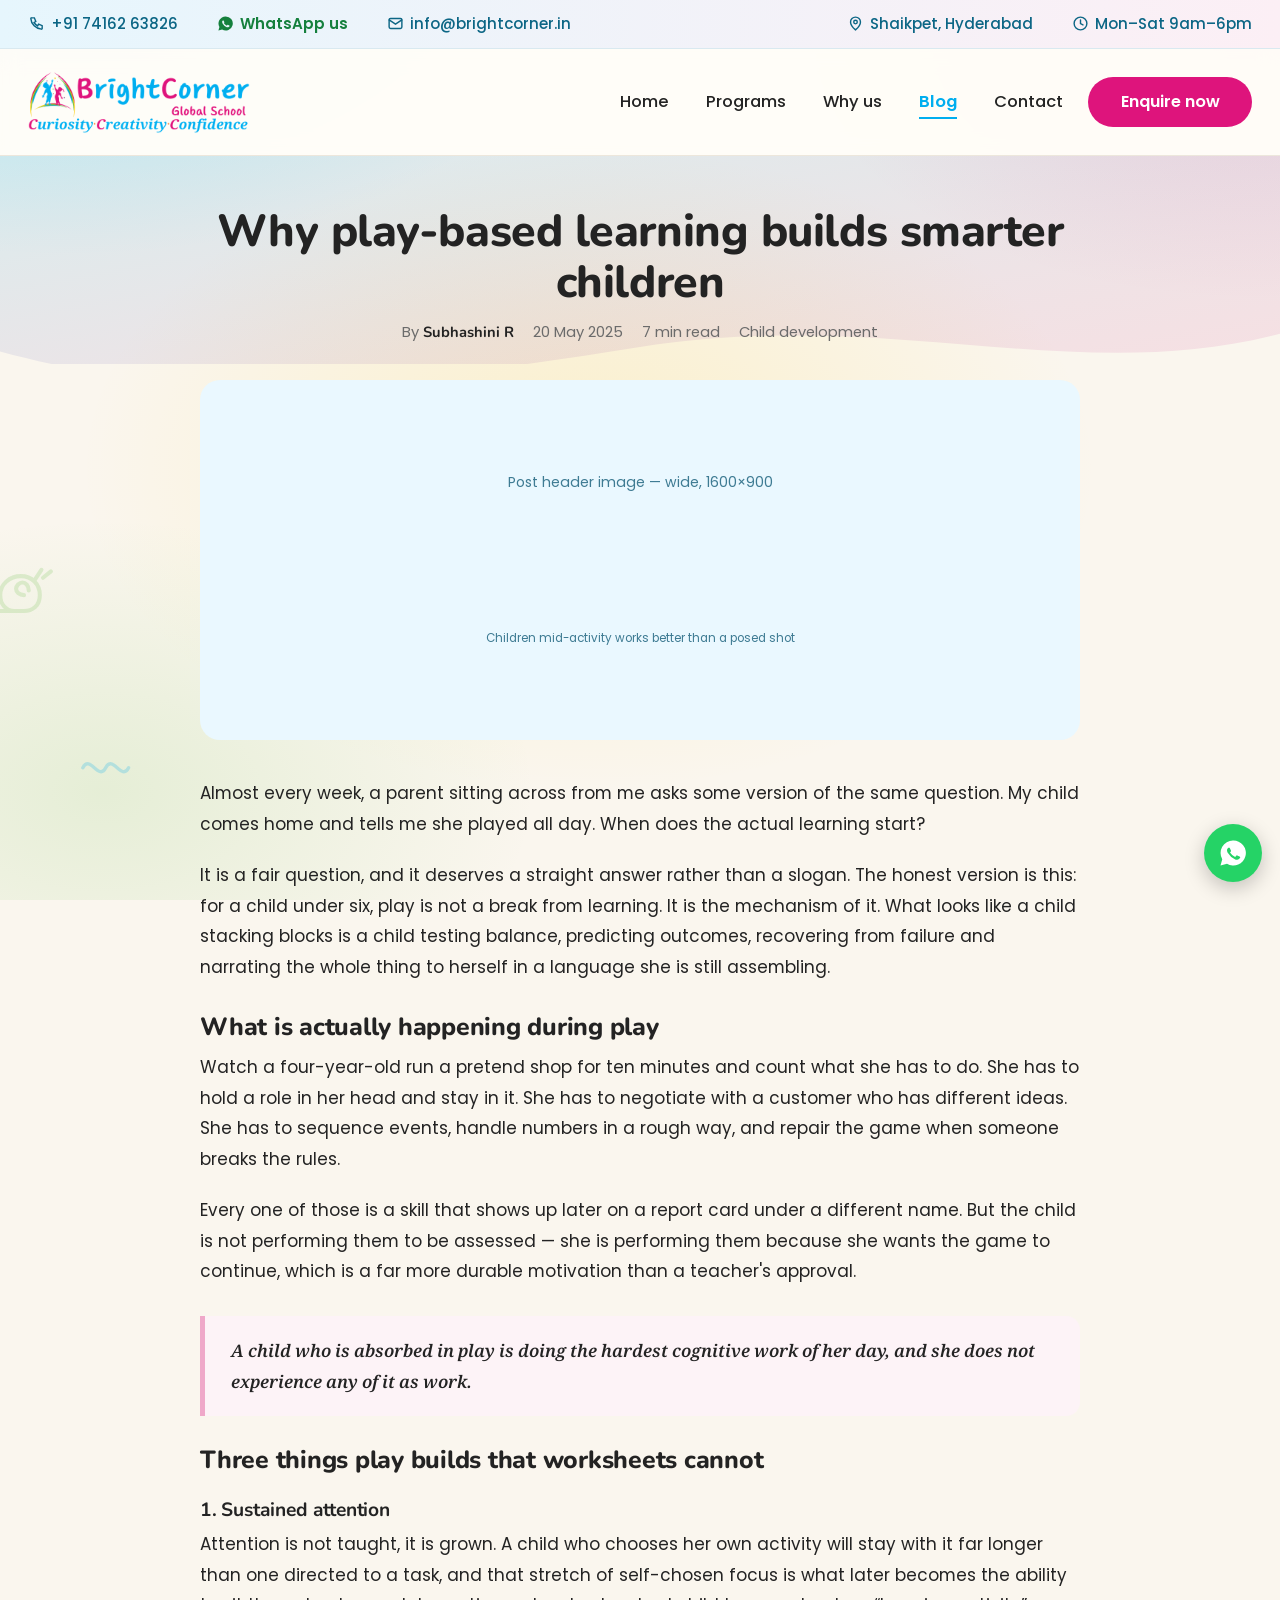
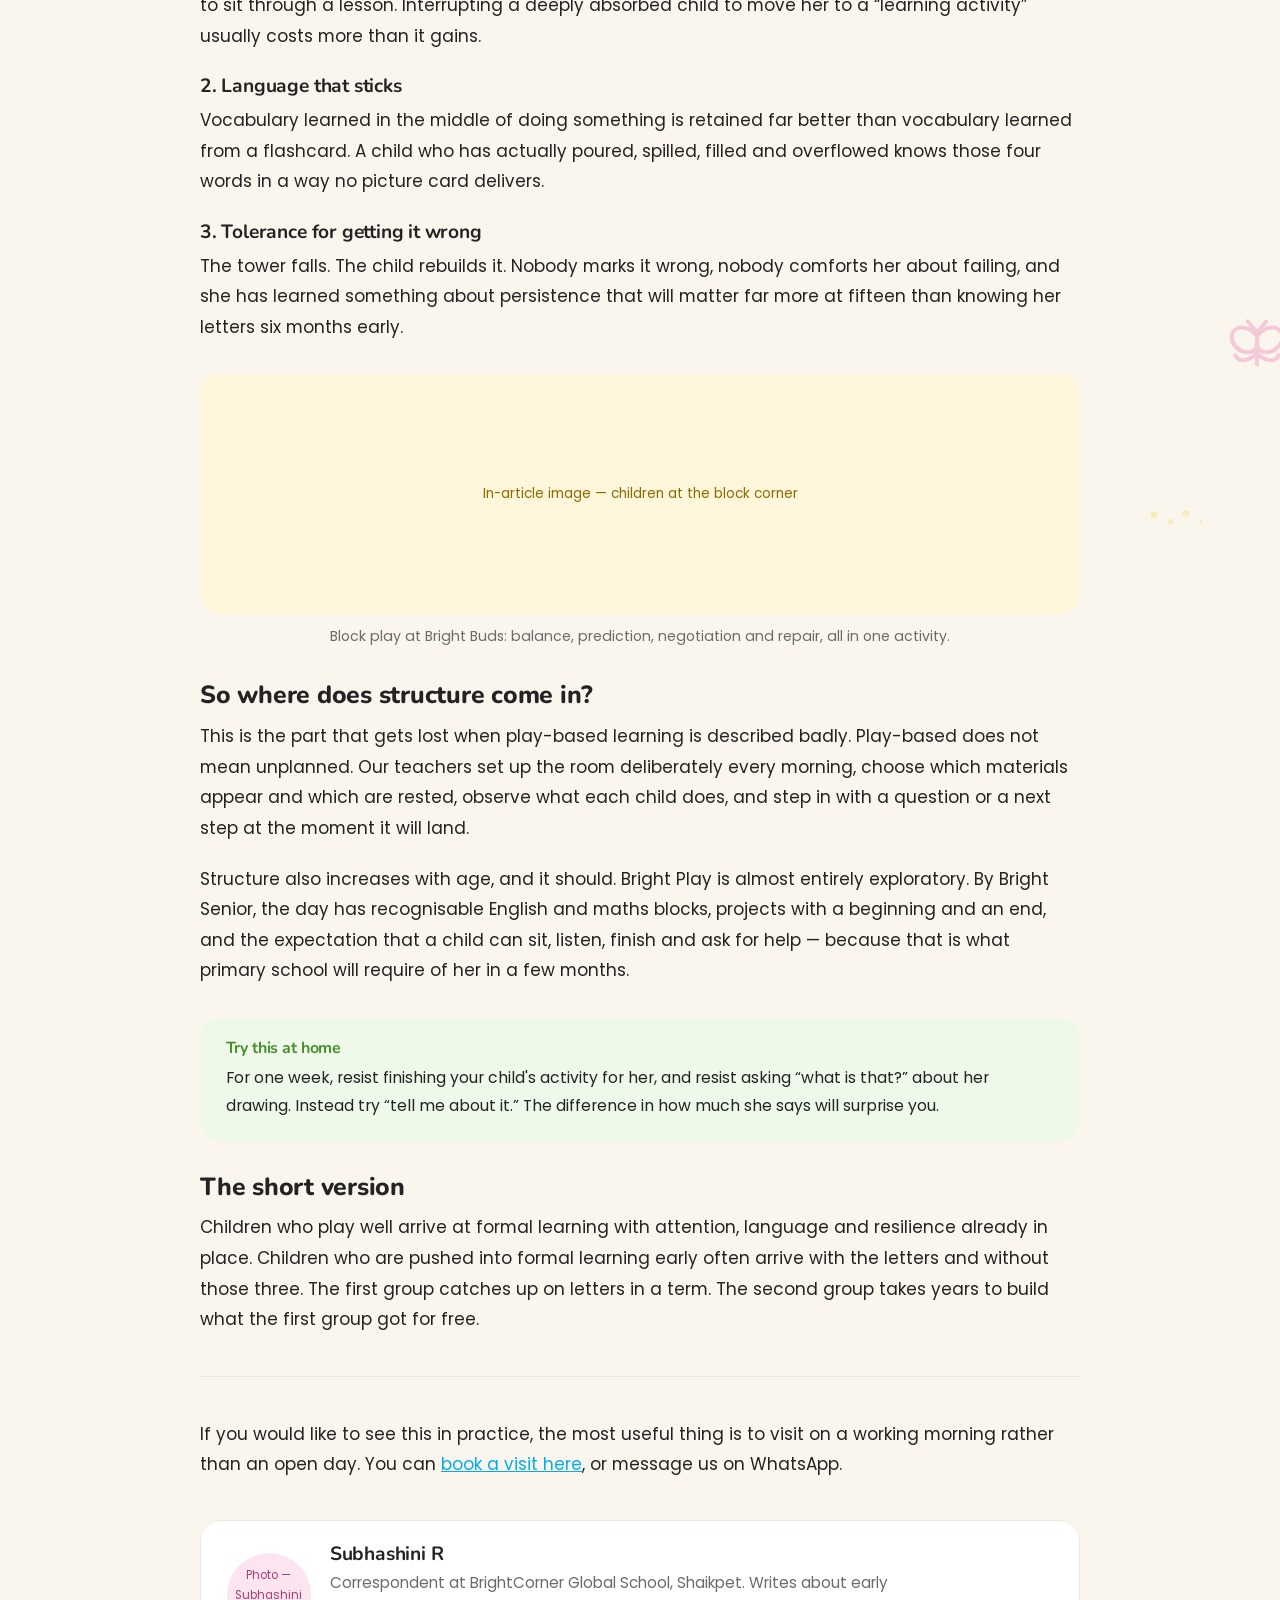
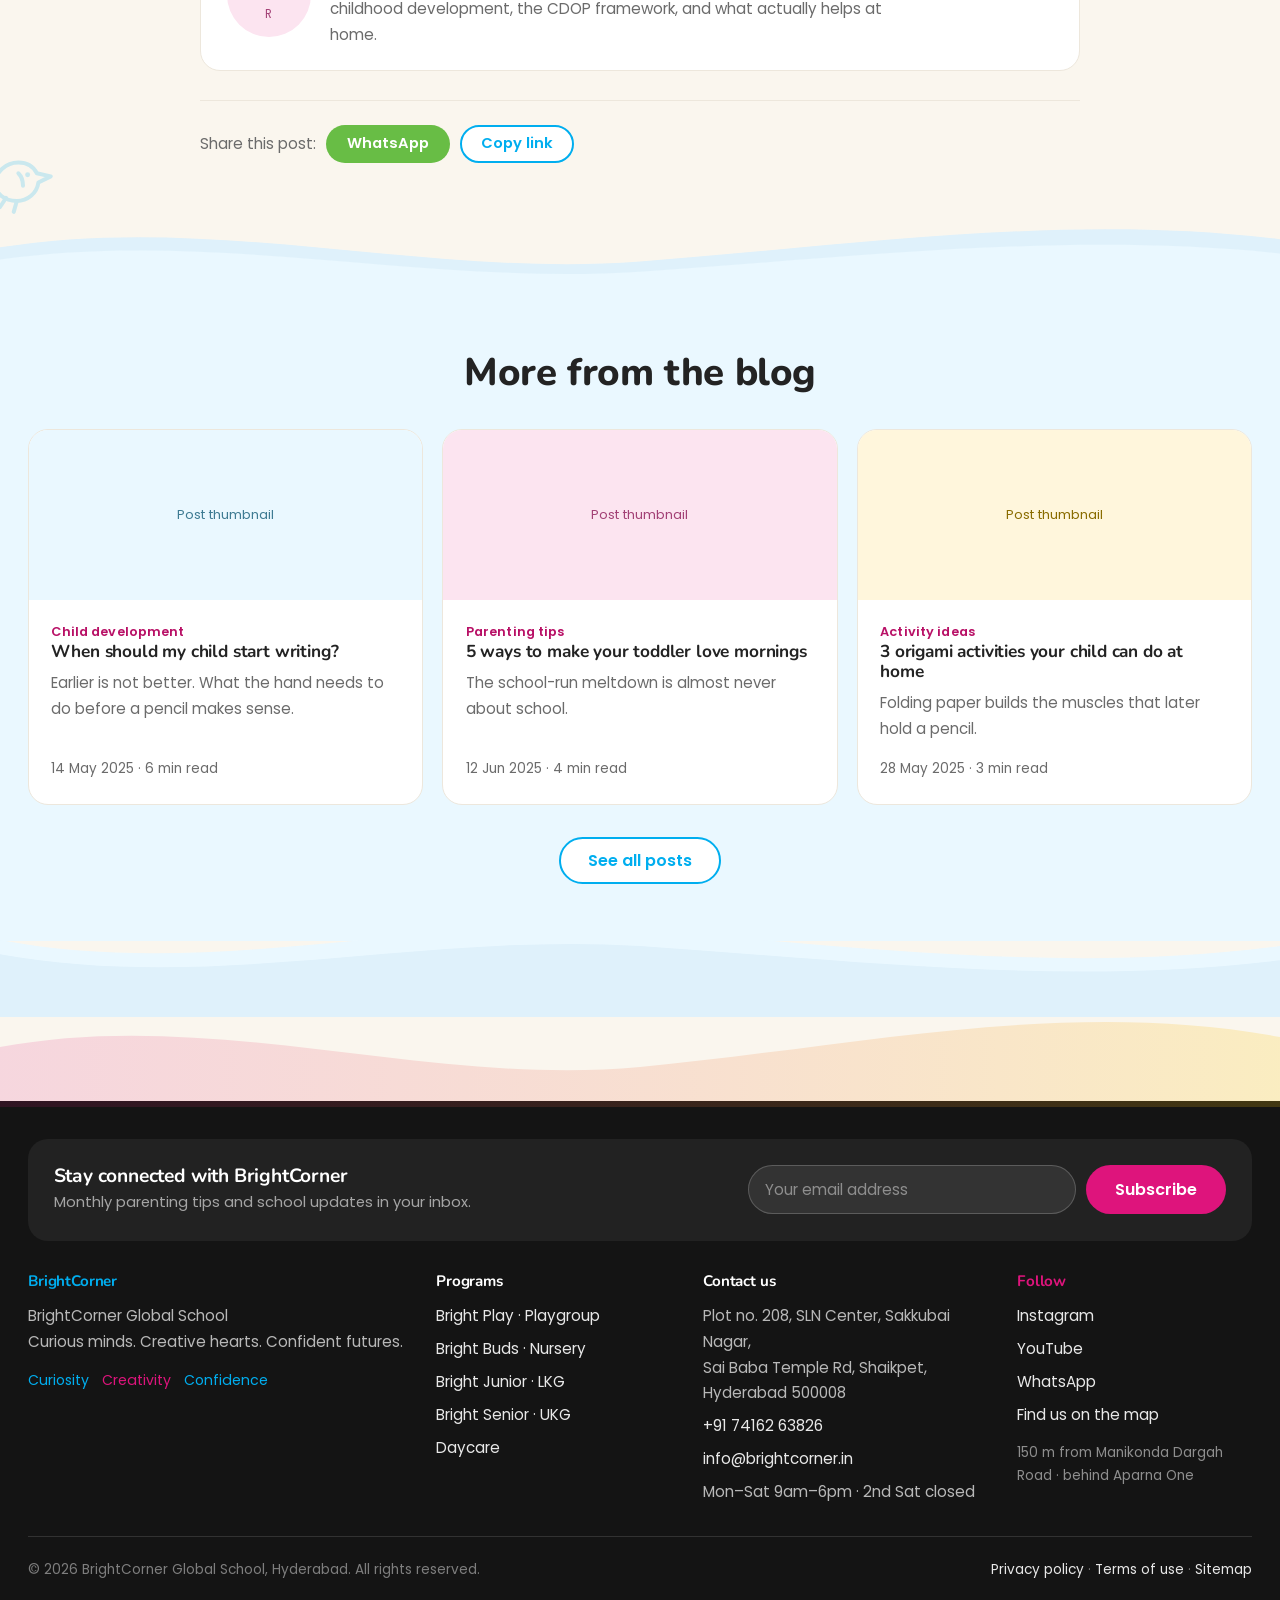
<file: blog-post.html>
<!DOCTYPE html>
<html lang="en">
<head>
<meta charset="utf-8">
<meta name="viewport" content="width=device-width, initial-scale=1">
<title>Why play-based learning builds smarter children | BrightCorner Global School</title>
<meta name="description" content="Play is not a break from learning for a child under six — it is the mechanism of it. What happens during play, and where structure fits in.">

<link rel="icon" href="assets/logo.png">
<link rel="preconnect" href="https://fonts.googleapis.com">
<link rel="preconnect" href="https://fonts.gstatic.com" crossorigin>
<link href="https://fonts.googleapis.com/css2?family=Nunito:wght@600;700;800&family=Poppins:wght@300;400;500;600&family=Noto+Serif:ital,wght@1,600;1,700&display=swap" rel="stylesheet">
<link rel="stylesheet" href="assets/styles.css">
</head>
<body>
<svg width="0" height="0" style="position:absolute" aria-hidden="true" focusable="false"><defs>
<g stroke="currentColor" id="a-bird" fill="none" stroke-width="2.6" stroke-linecap="round" stroke-linejoin="round"><path d="M6 26c0-8 7-14 15-14 6 0 10 3 12 7l9 2-8 4c-1 7-7 12-14 12-8 0-14-5-14-11Z"/><path d="M21 19c2 2 3 5 3 8"/><circle cx="27" cy="20" r="1.6" fill="currentColor" stroke="none"/><path d="M13 35l-4 6M20 37l-2 7"/></g>
<g stroke="currentColor" id="a-rabbit" fill="none" stroke-width="2.6" stroke-linecap="round" stroke-linejoin="round"><path d="M17 22c-2-7-3-13-1-15s5 3 6 10M27 22c2-7 4-13 6-12s0 8-2 14"/><circle cx="22" cy="28" r="8"/><path d="M16 34c-3 3-4 8-2 11 3 4 13 4 16 0 2-3 1-8-2-11"/><circle cx="19.5" cy="27" r="1.4" fill="currentColor" stroke="none"/><circle cx="24.5" cy="27" r="1.4" fill="currentColor" stroke="none"/></g>
<g stroke="currentColor" id="a-cat" fill="none" stroke-width="2.6" stroke-linecap="round" stroke-linejoin="round"><path d="M14 20l-2-8 8 4M32 20l2-8-8 4"/><circle cx="23" cy="24" r="9"/><path d="M16 31c-3 4-4 10-1 13h16c3-3 2-9-1-13"/><path d="M32 44c6 0 8-4 6-8"/><circle cx="20" cy="23" r="1.4" fill="currentColor" stroke="none"/><circle cx="26" cy="23" r="1.4" fill="currentColor" stroke="none"/><path d="M21 27h4M14 24l-5-2M14 27l-5 1M32 24l5-2M32 27l5 1"/></g>
<g stroke="currentColor" id="a-elephant" fill="none" stroke-width="2.6" stroke-linecap="round" stroke-linejoin="round"><path d="M12 40V29c0-9 7-16 16-16s16 6 16 15v12"/><path d="M12 29c-4-1-7 2-7 6s3 7 6 6"/><path d="M28 29c0 6-1 10-4 13-2 2-6 1-6-2"/><path d="M19 40v6M28 41v5M38 40v6"/><circle cx="22" cy="25" r="1.6" fill="currentColor" stroke="none"/></g>
<g stroke="currentColor" id="a-giraffe" fill="none" stroke-width="2.6" stroke-linecap="round" stroke-linejoin="round"><path d="M18 46V33c0-5 4-9 9-9h9c4 0 7 3 7 7v15"/><path d="M27 24V13c0-3 2-5 5-5s5 2 5 5v3"/><path d="M32 8V4M37 9V5"/><path d="M37 16c3 0 5 2 5 4h-9"/><circle cx="35" cy="12" r="1.4" fill="currentColor" stroke="none"/><path d="M24 46v4M40 46v4"/></g>
<g stroke="currentColor" id="a-butterfly" fill="none" stroke-width="2.6" stroke-linecap="round" stroke-linejoin="round"><path d="M24 14v22"/><path d="M24 18c-4-7-14-8-16-2s4 12 10 12c3 0 6-2 6-5"/><path d="M24 18c4-7 14-8 16-2s-4 12-10 12c-3 0-6-2-6-5"/><path d="M24 28c-4 6-12 7-14 2M24 28c4 6 12 7 14 2"/><path d="M22 13l-4-5M26 13l4-5"/></g>
<g stroke="currentColor" id="a-fish" fill="none" stroke-width="2.6" stroke-linecap="round" stroke-linejoin="round"><path d="M8 24c6-9 20-9 26 0-6 9-20 9-26 0Z"/><path d="M34 24l8-6v12l-8-6Z"/><circle cx="16" cy="22" r="1.5" fill="currentColor" stroke="none"/><path d="M20 17c2 4 2 10 0 14"/></g>
<g stroke="currentColor" id="a-snail" fill="none" stroke-width="2.6" stroke-linecap="round" stroke-linejoin="round"><path d="M8 36h10"/><path d="M18 36c-6 0-9-5-9-10 0-7 6-12 13-12s12 5 12 12-5 10-10 10Z"/><path d="M24 26c-3 0-5-2-5-4s2-4 4-4 4 2 4 5"/><path d="M31 16l4-6M36 15l5-4"/></g>
<g stroke="currentColor" id="a-bee" fill="none" stroke-width="2.6" stroke-linecap="round" stroke-linejoin="round"><ellipse cx="24" cy="28" rx="11" ry="8"/><path d="M20 21v14M26 21v14"/><path d="M18 20c-5-7-13-5-12 0 1 4 7 5 11 3M30 20c5-7 13-5 12 0-1 4-7 5-11 3"/><path d="M14 22l-4-5M11 27H5"/></g>
<g stroke="currentColor" id="a-turtle" fill="none" stroke-width="2.6" stroke-linecap="round" stroke-linejoin="round"><path d="M9 32c0-9 7-15 15-15s15 6 15 15Z"/><path d="M39 30c3 0 5 1 6 3M14 32v5M34 32v5"/><path d="M24 17v15M16 22l4 10M32 22l-4 10"/><circle cx="44" cy="30" r="1.4" fill="currentColor" stroke="none"/></g>
<g stroke="currentColor" id="sq-wave" fill="none" stroke-width="3" stroke-linecap="round"><path d="M2 12c6-12 14 12 20 0s14 12 20 0"/></g>
<g stroke="currentColor" id="sq-loop" fill="none" stroke-width="3" stroke-linecap="round"><path d="M2 26c8-24 20-6 14 2s-14-4-6-10 20 4 26-8"/></g>
<g stroke="currentColor" id="sq-zig" fill="none" stroke-width="3" stroke-linecap="round" stroke-linejoin="round"><path d="M2 18l8-12 8 12 8-12 8 12"/></g>
<g id="sq-dots" fill="currentColor" stroke="none"><circle cx="5" cy="6" r="3"/><circle cx="20" cy="12" r="2.4"/><circle cx="34" cy="5" r="3.2"/><circle cx="48" cy="13" r="2.2"/></g>
<g stroke="currentColor" id="sq-spiral" fill="none" stroke-width="3" stroke-linecap="round"><path d="M22 22c0-6-5-10-10-8s-6 10 0 13 16-2 16-11S18 2 10 5"/></g>
<g stroke="currentColor" id="sq-star" fill="none" stroke-width="3" stroke-linecap="round" stroke-linejoin="round"><path d="M14 2v24M2 14h24M5 5l18 18M23 5 5 23"/></g>
</defs></svg>

<div class="topbar">
  <div class="shell">
    <a href="tel:+917416263826"><svg width="15" height="15" viewBox="0 0 24 24" fill="none" stroke="currentColor" stroke-width="2" stroke-linecap="round"><path d="M5 4h4l2 5-2.5 1.5a12 12 0 0 0 5 5L15 13l5 2v4a1 1 0 0 1-1.1 1A16 16 0 0 1 4 5.1 1 1 0 0 1 5 4Z"/></svg> +91 74162 63826</a>
    <a class="wa" href="https://wa.me/917416263826"><svg width="15" height="15" viewBox="0 0 24 24" fill="currentColor"><path d="M12 2a10 10 0 0 0-8.6 15L2 22l5.2-1.4A10 10 0 1 0 12 2Zm5.3 14.1c-.2.6-1.3 1.2-1.8 1.2-.5.1-1 .1-1.7-.1a12 12 0 0 1-5.7-5c-.4-.7-.9-1.6-.9-2.5s.5-1.4.7-1.6c.2-.2.4-.3.6-.3h.5c.2 0 .4 0 .6.5l.8 1.9c.1.2 0 .4-.1.5l-.4.5c-.1.2-.3.3-.1.6a8.4 8.4 0 0 0 3.6 3.1c.3.2.5.1.6 0l.8-.9c.2-.2.3-.2.6-.1l1.8.9c.3.1.4.2.5.3v.9Z"/></svg> WhatsApp us</a>
    <a class="hide-sm" href="mailto:info@brightcorner.in"><svg width="15" height="15" viewBox="0 0 24 24" fill="none" stroke="currentColor" stroke-width="2" stroke-linecap="round"><rect x="3" y="5" width="18" height="14" rx="2"/><path d="m3 7 9 6 9-6"/></svg> info@brightcorner.in</a>
    <span class="push hide-sm"><svg width="15" height="15" viewBox="0 0 24 24" fill="none" stroke="currentColor" stroke-width="2" stroke-linecap="round"><path d="M12 21s-7-5.5-7-11a7 7 0 1 1 14 0c0 5.5-7 11-7 11Z"/><circle cx="12" cy="10" r="2.5"/></svg> Shaikpet, Hyderabad</span>
    <span class="hide-sm"><svg width="15" height="15" viewBox="0 0 24 24" fill="none" stroke="currentColor" stroke-width="2" stroke-linecap="round"><circle cx="12" cy="12" r="9"/><path d="M12 7v5l3.5 2"/></svg> Mon&ndash;Sat 9am&ndash;6pm</span>
  </div>
</div>
<header>
  <div class="shell bar">
    <a href="index.html"><img class="logo" src="assets/logo.png" alt="BrightCorner Global School — Curiosity, Creativity, Confidence"></a>
    <button class="menu-btn" aria-expanded="false" aria-controls="mainnav" aria-label="Menu">&#9776;</button>
    <nav id="mainnav" aria-label="Main"><ul><li><a href="index.html">Home</a></li><li><a href="programs.html">Programs</a></li><li><a href="why-us.html">Why us</a></li><li><a href="blog.html" aria-current="page">Blog</a></li><li><a href="contact.html">Contact</a></li></ul></nav>
    <a class="btn btn-magenta" href="contact.html#enquire">Enquire now</a>
  </div>
</header>
<main>
<div class="page-deco" aria-hidden="true">
  <svg class="faint" width="76" height="76" viewBox="0 0 48 48" style="top:10%;left:-14px;color:var(--green)"><use href="#a-snail"/></svg>
  <svg class="tiny hide-sm" width="56" height="32" viewBox="0 0 48 28" style="top:15%;left:80px;color:var(--blue)"><use href="#sq-wave"/></svg>
  <svg class="faint" width="74" height="74" viewBox="0 0 48 48" style="top:44%;right:-14px;color:var(--magenta)"><use href="#a-butterfly"/></svg>
  <svg class="tiny hide-sm" width="54" height="29" viewBox="0 0 48 26" style="top:49%;right:78px;color:var(--amber)"><use href="#sq-dots"/></svg>
  <svg class="faint" width="74" height="74" viewBox="0 0 48 48" style="top:80%;left:-14px;color:var(--blue)"><use href="#a-bird"/></svg>
  <svg class="tiny hide-sm" width="54" height="31" viewBox="0 0 48 28" style="top:85%;left:78px;color:var(--orange)"><use href="#sq-loop"/></svg>
</div>


<section class="post-head">
  <svg class="wave" viewBox="0 0 1440 340" preserveAspectRatio="none" aria-hidden="true">
    <defs><linearGradient id="pw" x1="0" y1="0" x2="1" y2="1">
      <stop offset="0" stop-color="#00AEEF" stop-opacity=".13"/>
      <stop offset="1" stop-color="#DE147C" stop-opacity=".10"/></linearGradient></defs>
    <path d="M0 0h1440v200c-230 60-440-30-720 15S220 280 0 220Z" fill="url(#pw)"/>
  </svg>
  <div class="narrow">
    <h1>Why play-based learning builds smarter children</h1>
    <div class="byline">
      <span>By <b>Subhashini R</b></span><span>20 May 2025</span><span>7 min read</span><span>Child development</span>
    </div>
  </div>
</section>

<section style="padding-top:1rem">
  <div class="narrow">
    <div class="post-hero">Post header image &mdash; wide, 1600&times;900<br><small>Children mid-activity works better than a posed shot</small></div>

    <div class="article">
      <p>Almost every week, a parent sitting across from me asks some version of the same question. My child comes home and tells me she played all day. When does the actual learning start?</p>

      <p>It is a fair question, and it deserves a straight answer rather than a slogan. The honest version is this: for a child under six, play is not a break from learning. It is the mechanism of it. What looks like a child stacking blocks is a child testing balance, predicting outcomes, recovering from failure and narrating the whole thing to herself in a language she is still assembling.</p>

      <h2>What is actually happening during play</h2>

      <p>Watch a four-year-old run a pretend shop for ten minutes and count what she has to do. She has to hold a role in her head and stay in it. She has to negotiate with a customer who has different ideas. She has to sequence events, handle numbers in a rough way, and repair the game when someone breaks the rules.</p>

      <p>Every one of those is a skill that shows up later on a report card under a different name. But the child is not performing them to be assessed &mdash; she is performing them because she wants the game to continue, which is a far more durable motivation than a teacher's approval.</p>

      <blockquote><p>A child who is absorbed in play is doing the hardest cognitive work of her day, and she does not experience any of it as work.</p></blockquote>

      <h2>Three things play builds that worksheets cannot</h2>

      <h3>1. Sustained attention</h3>
      <p>Attention is not taught, it is grown. A child who chooses her own activity will stay with it far longer than one directed to a task, and that stretch of self-chosen focus is what later becomes the ability to sit through a lesson. Interrupting a deeply absorbed child to move her to a &ldquo;learning activity&rdquo; usually costs more than it gains.</p>

      <h3>2. Language that sticks</h3>
      <p>Vocabulary learned in the middle of doing something is retained far better than vocabulary learned from a flashcard. A child who has actually poured, spilled, filled and overflowed knows those four words in a way no picture card delivers.</p>

      <h3>3. Tolerance for getting it wrong</h3>
      <p>The tower falls. The child rebuilds it. Nobody marks it wrong, nobody comforts her about failing, and she has learned something about persistence that will matter far more at fifteen than knowing her letters six months early.</p>

      <figure>
        <div class="ph">In-article image &mdash; children at the block corner</div>
        <figcaption>Block play at Bright Buds: balance, prediction, negotiation and repair, all in one activity.</figcaption>
      </figure>

      <h2>So where does structure come in?</h2>

      <p>This is the part that gets lost when play-based learning is described badly. Play-based does not mean unplanned. Our teachers set up the room deliberately every morning, choose which materials appear and which are rested, observe what each child does, and step in with a question or a next step at the moment it will land.</p>

      <p>Structure also increases with age, and it should. Bright Play is almost entirely exploratory. By Bright Senior, the day has recognisable English and maths blocks, projects with a beginning and an end, and the expectation that a child can sit, listen, finish and ask for help &mdash; because that is what primary school will require of her in a few months.</p>

      <div class="callout">
        <h4>Try this at home</h4>
        <p>For one week, resist finishing your child's activity for her, and resist asking &ldquo;what is that?&rdquo; about her drawing. Instead try &ldquo;tell me about it.&rdquo; The difference in how much she says will surprise you.</p>
      </div>

      <h2>The short version</h2>
      <p>Children who play well arrive at formal learning with attention, language and resilience already in place. Children who are pushed into formal learning early often arrive with the letters and without those three. The first group catches up on letters in a term. The second group takes years to build what the first group got for free.</p>

      <hr>

      <p>If you would like to see this in practice, the most useful thing is to visit on a working morning rather than an open day. You can <a href="contact.html#enquire">book a visit here</a>, or message us on WhatsApp.</p>
    </div>

    <div class="author-card">
      <div class="av">Photo &mdash; Subhashini R</div>
      <div>
        <h3>Subhashini R</h3>
        <p>Correspondent at BrightCorner Global School, Shaikpet. Writes about early childhood development, the CDOP framework, and what actually helps at home.</p>
      </div>
    </div>

    <div class="share">
      <span>Share this post:</span>
      <a class="btn btn-green btn-sm" href="https://wa.me/?text=">WhatsApp</a>
      <a class="btn btn-blue-outline btn-sm" href="#">Copy link</a>
    </div>
  </div>
</section>

<section class="band-white">
  <div class="shell">
    <div class="sec-head"><h2>More from the blog</h2></div>
    <div class="blog-grid">
      <article class="bpost"><div class="ph">Post thumbnail</div><div class="body">
        <div class="pmeta">Child development</div>
        <h3><a href="blog-post.html">When should my child start writing?</a></h3>
        <p>Earlier is not better. What the hand needs to do before a pencil makes sense.</p>
        <div class="pfoot">14 May 2025 &middot; 6 min read</div></div></article>
      <article class="bpost"><div class="ph">Post thumbnail</div><div class="body">
        <div class="pmeta">Parenting tips</div>
        <h3><a href="blog-post.html">5 ways to make your toddler love mornings</a></h3>
        <p>The school-run meltdown is almost never about school.</p>
        <div class="pfoot">12 Jun 2025 &middot; 4 min read</div></div></article>
      <article class="bpost"><div class="ph">Post thumbnail</div><div class="body">
        <div class="pmeta">Activity ideas</div>
        <h3><a href="blog-post.html">3 origami activities your child can do at home</a></h3>
        <p>Folding paper builds the muscles that later hold a pencil.</p>
        <div class="pfoot">28 May 2025 &middot; 3 min read</div></div></article>
    </div>
    <div class="center" style="margin-top:2rem">
      <a class="btn btn-blue-outline" href="blog.html">See all posts</a>
    </div>
  </div>
</section>
</main>

<svg class="wave-bottom" viewBox="0 0 1440 90" preserveAspectRatio="none" aria-hidden="true">
  <defs><linearGradient id="gwb" x1="0" y1="0" x2="1" y2="0">
    <stop offset="0" stop-color="#DE147C" stop-opacity=".14"/>
    <stop offset="1" stop-color="#FBC80C" stop-opacity=".2"/>
  </linearGradient></defs>
  <path d="M0 90V30c240-40 480 40 720 20s480-70 720-30v70Z" fill="url(#gwb)"/>
</svg>

<footer class="site">
  <div class="shell">
    <div class="news">
      <div>
        <h3>Stay connected with BrightCorner</h3>
        <p>Monthly parenting tips and school updates in your inbox.</p>
      </div>
      <form class="js-news">
        <label for="em" style="position:absolute;left:-9999px">Email address</label>
        <input id="em" type="email" placeholder="Your email address" required>
        <button class="btn btn-magenta" type="submit">Subscribe</button>
      </form>
    </div>

    <div class="foot">
      <div>
        <h4 class="f-blue">BrightCorner</h4>
        <p style="color:#B8B8B8;margin:0">BrightCorner Global School<br>Curious minds. Creative hearts. Confident futures.</p>
        <div class="threeC"><span>Curiosity</span><span>Creativity</span><span>Confidence</span></div>
      </div>
      <div>
        <h4>Programs</h4>
        <ul>
          <li><a href="programs.html#play">Bright Play &middot; Playgroup</a></li>
          <li><a href="programs.html#buds">Bright Buds &middot; Nursery</a></li>
          <li><a href="programs.html#junior">Bright Junior &middot; LKG</a></li>
          <li><a href="programs.html#senior">Bright Senior &middot; UKG</a></li>
          <li><a href="programs.html#daycare">Daycare</a></li>
        </ul>
      </div>
      <div>
        <h4>Contact us</h4>
        <ul>
          <li>Plot no. 208, SLN Center, Sakkubai Nagar,<br>Sai Baba Temple Rd, Shaikpet, Hyderabad 500008</li>
          <li><a href="tel:+917416263826">+91 74162 63826</a></li>
          <li><a href="mailto:info@brightcorner.in">info@brightcorner.in</a></li>
          <li>Mon&ndash;Sat 9am&ndash;6pm &middot; 2nd Sat closed</li>
        </ul>
      </div>
      <div>
        <h4 class="f-magenta">Follow</h4>
        <ul>
          <li><a href="https://instagram.com/brightcornerindia">Instagram</a></li>
          <li><a href="https://www.youtube.com/@brightcornerindia">YouTube</a></li>
          <li><a href="https://wa.me/917416263826">WhatsApp</a></li>
          <li><a href="contact.html#find">Find us on the map</a></li>
        </ul>
        <p style="font-size:.85rem;color:#8E8E8E;margin:.8rem 0 0">150 m from Manikonda Dargah Road &middot; behind Aparna One</p>
      </div>
    </div>

    <div class="legal">
      <span>&copy; <span class="js-yr">2026</span> BrightCorner Global School, Hyderabad. All rights reserved.</span>
      <span><a href="privacy.html">Privacy policy</a> &middot; <a href="terms.html">Terms of use</a> &middot; <a href="sitemap.html">Sitemap</a></span>
    </div>
  </div>
</footer>

<a class="wa-float" href="https://wa.me/917416263826" aria-label="Enquire on WhatsApp">
  <svg width="30" height="30" viewBox="0 0 24 24" fill="#fff"><path d="M12 2a10 10 0 0 0-8.6 15L2 22l5.2-1.4A10 10 0 1 0 12 2Zm5.3 14.1c-.2.6-1.3 1.2-1.8 1.2-.5.1-1 .1-1.7-.1a12 12 0 0 1-5.7-5c-.4-.7-.9-1.6-.9-2.5s.5-1.4.7-1.6c.2-.2.4-.3.6-.3h.5c.2 0 .4 0 .6.5l.8 1.9c.1.2 0 .4-.1.5l-.4.5c-.1.2-.3.3-.1.6a8.4 8.4 0 0 0 3.6 3.1c.3.2.5.1.6 0l.8-.9c.2-.2.3-.2.6-.1l1.8.9c.3.1.4.2.5.3v.9Z"/></svg>
</a>

<script src="assets/site.js"></script>
</body>
</html>
</file>
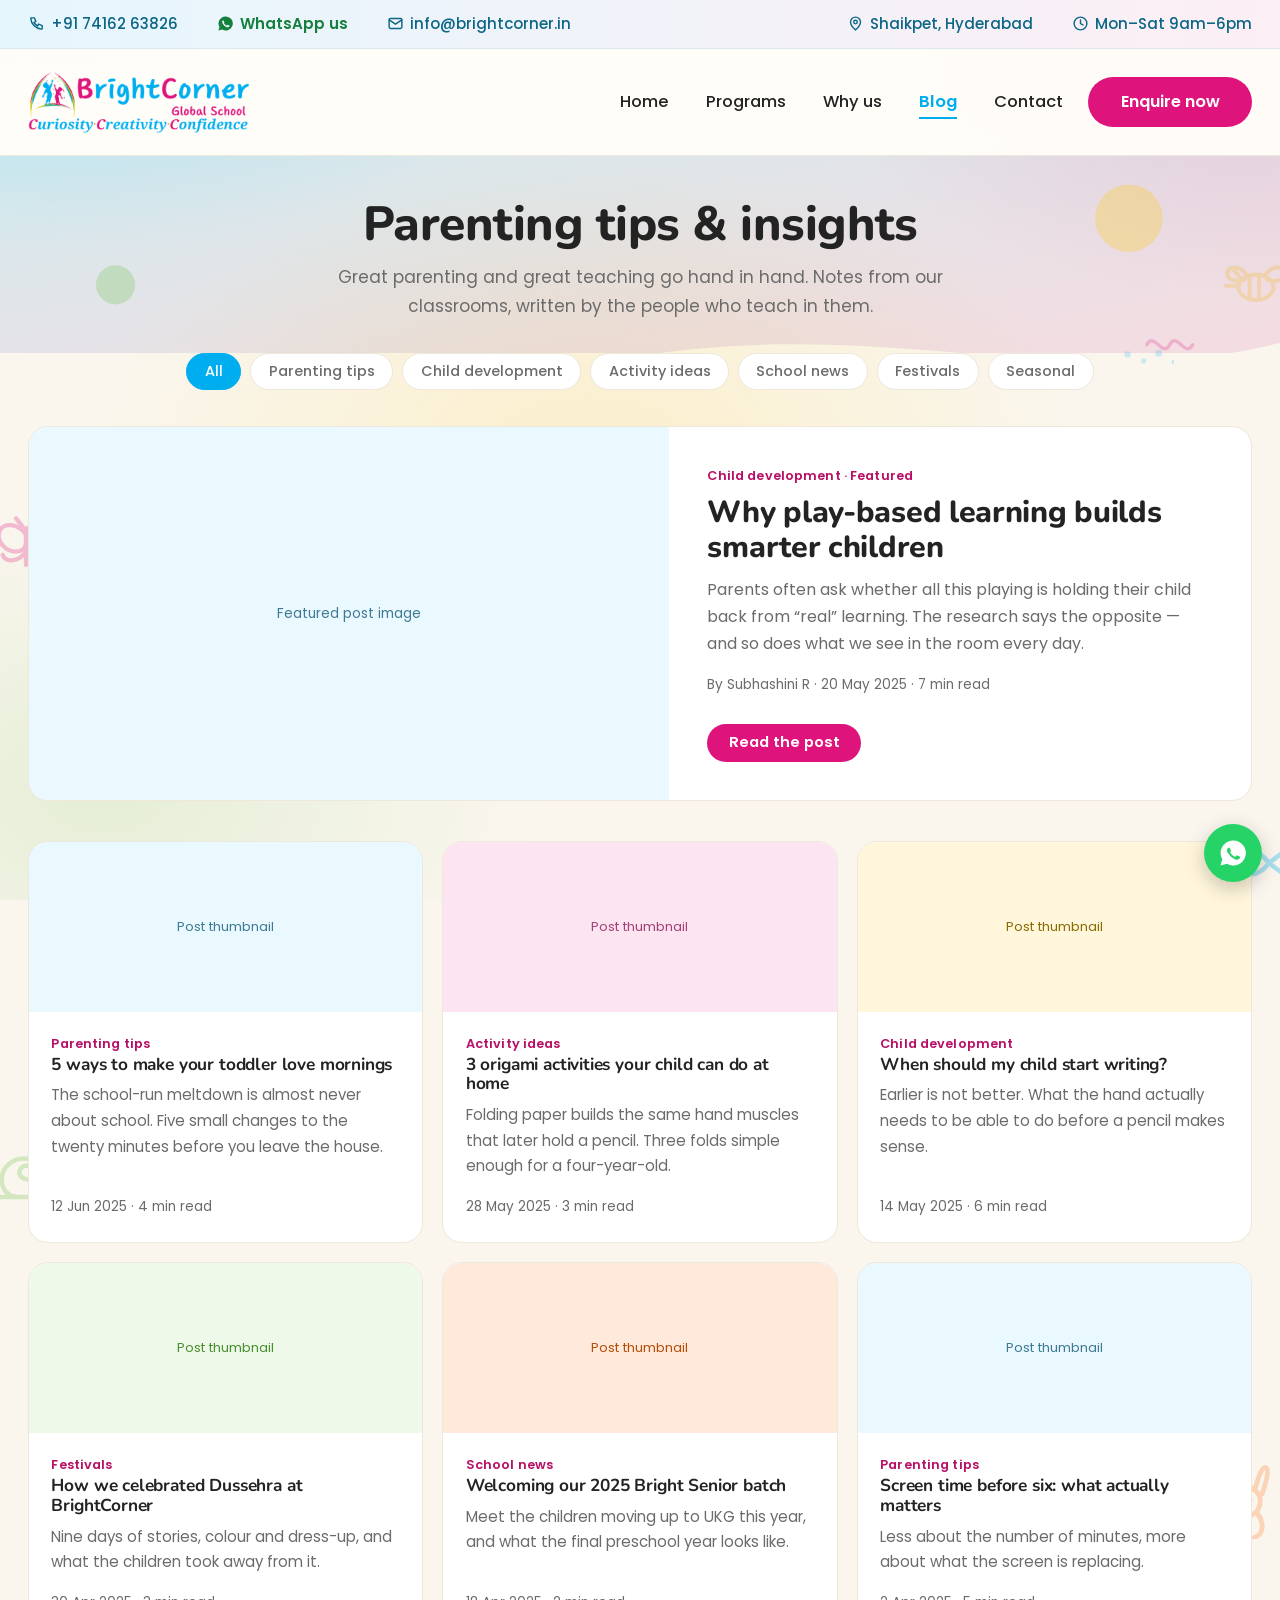
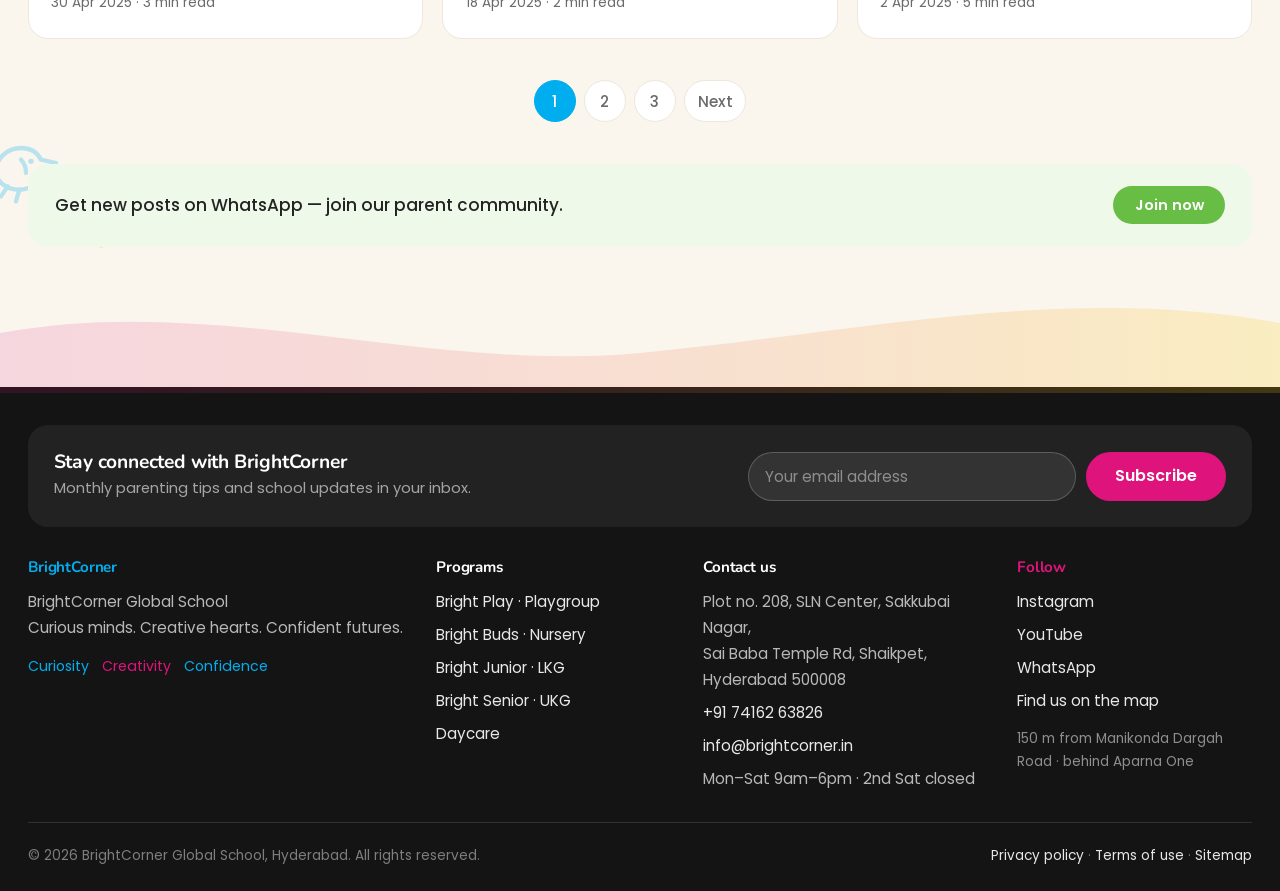
<file: blog.html>
<!DOCTYPE html>
<html lang="en">
<head>
<meta charset="utf-8">
<meta name="viewport" content="width=device-width, initial-scale=1">
<title>Blog — parenting tips & child development | BrightCorner Global School</title>
<meta name="description" content="Parenting tips, child development notes and school news from the teachers at BrightCorner Global School, Shaikpet, Hyderabad.">

<link rel="icon" href="assets/logo.png">
<link rel="preconnect" href="https://fonts.googleapis.com">
<link rel="preconnect" href="https://fonts.gstatic.com" crossorigin>
<link href="https://fonts.googleapis.com/css2?family=Nunito:wght@600;700;800&family=Poppins:wght@300;400;500;600&family=Noto+Serif:ital,wght@1,600;1,700&display=swap" rel="stylesheet">
<link rel="stylesheet" href="assets/styles.css">
</head>
<body>
<svg width="0" height="0" style="position:absolute" aria-hidden="true" focusable="false"><defs>
<g stroke="currentColor" id="a-bird" fill="none" stroke-width="2.6" stroke-linecap="round" stroke-linejoin="round"><path d="M6 26c0-8 7-14 15-14 6 0 10 3 12 7l9 2-8 4c-1 7-7 12-14 12-8 0-14-5-14-11Z"/><path d="M21 19c2 2 3 5 3 8"/><circle cx="27" cy="20" r="1.6" fill="currentColor" stroke="none"/><path d="M13 35l-4 6M20 37l-2 7"/></g>
<g stroke="currentColor" id="a-rabbit" fill="none" stroke-width="2.6" stroke-linecap="round" stroke-linejoin="round"><path d="M17 22c-2-7-3-13-1-15s5 3 6 10M27 22c2-7 4-13 6-12s0 8-2 14"/><circle cx="22" cy="28" r="8"/><path d="M16 34c-3 3-4 8-2 11 3 4 13 4 16 0 2-3 1-8-2-11"/><circle cx="19.5" cy="27" r="1.4" fill="currentColor" stroke="none"/><circle cx="24.5" cy="27" r="1.4" fill="currentColor" stroke="none"/></g>
<g stroke="currentColor" id="a-cat" fill="none" stroke-width="2.6" stroke-linecap="round" stroke-linejoin="round"><path d="M14 20l-2-8 8 4M32 20l2-8-8 4"/><circle cx="23" cy="24" r="9"/><path d="M16 31c-3 4-4 10-1 13h16c3-3 2-9-1-13"/><path d="M32 44c6 0 8-4 6-8"/><circle cx="20" cy="23" r="1.4" fill="currentColor" stroke="none"/><circle cx="26" cy="23" r="1.4" fill="currentColor" stroke="none"/><path d="M21 27h4M14 24l-5-2M14 27l-5 1M32 24l5-2M32 27l5 1"/></g>
<g stroke="currentColor" id="a-elephant" fill="none" stroke-width="2.6" stroke-linecap="round" stroke-linejoin="round"><path d="M12 40V29c0-9 7-16 16-16s16 6 16 15v12"/><path d="M12 29c-4-1-7 2-7 6s3 7 6 6"/><path d="M28 29c0 6-1 10-4 13-2 2-6 1-6-2"/><path d="M19 40v6M28 41v5M38 40v6"/><circle cx="22" cy="25" r="1.6" fill="currentColor" stroke="none"/></g>
<g stroke="currentColor" id="a-giraffe" fill="none" stroke-width="2.6" stroke-linecap="round" stroke-linejoin="round"><path d="M18 46V33c0-5 4-9 9-9h9c4 0 7 3 7 7v15"/><path d="M27 24V13c0-3 2-5 5-5s5 2 5 5v3"/><path d="M32 8V4M37 9V5"/><path d="M37 16c3 0 5 2 5 4h-9"/><circle cx="35" cy="12" r="1.4" fill="currentColor" stroke="none"/><path d="M24 46v4M40 46v4"/></g>
<g stroke="currentColor" id="a-butterfly" fill="none" stroke-width="2.6" stroke-linecap="round" stroke-linejoin="round"><path d="M24 14v22"/><path d="M24 18c-4-7-14-8-16-2s4 12 10 12c3 0 6-2 6-5"/><path d="M24 18c4-7 14-8 16-2s-4 12-10 12c-3 0-6-2-6-5"/><path d="M24 28c-4 6-12 7-14 2M24 28c4 6 12 7 14 2"/><path d="M22 13l-4-5M26 13l4-5"/></g>
<g stroke="currentColor" id="a-fish" fill="none" stroke-width="2.6" stroke-linecap="round" stroke-linejoin="round"><path d="M8 24c6-9 20-9 26 0-6 9-20 9-26 0Z"/><path d="M34 24l8-6v12l-8-6Z"/><circle cx="16" cy="22" r="1.5" fill="currentColor" stroke="none"/><path d="M20 17c2 4 2 10 0 14"/></g>
<g stroke="currentColor" id="a-snail" fill="none" stroke-width="2.6" stroke-linecap="round" stroke-linejoin="round"><path d="M8 36h10"/><path d="M18 36c-6 0-9-5-9-10 0-7 6-12 13-12s12 5 12 12-5 10-10 10Z"/><path d="M24 26c-3 0-5-2-5-4s2-4 4-4 4 2 4 5"/><path d="M31 16l4-6M36 15l5-4"/></g>
<g stroke="currentColor" id="a-bee" fill="none" stroke-width="2.6" stroke-linecap="round" stroke-linejoin="round"><ellipse cx="24" cy="28" rx="11" ry="8"/><path d="M20 21v14M26 21v14"/><path d="M18 20c-5-7-13-5-12 0 1 4 7 5 11 3M30 20c5-7 13-5 12 0-1 4-7 5-11 3"/><path d="M14 22l-4-5M11 27H5"/></g>
<g stroke="currentColor" id="a-turtle" fill="none" stroke-width="2.6" stroke-linecap="round" stroke-linejoin="round"><path d="M9 32c0-9 7-15 15-15s15 6 15 15Z"/><path d="M39 30c3 0 5 1 6 3M14 32v5M34 32v5"/><path d="M24 17v15M16 22l4 10M32 22l-4 10"/><circle cx="44" cy="30" r="1.4" fill="currentColor" stroke="none"/></g>
<g stroke="currentColor" id="sq-wave" fill="none" stroke-width="3" stroke-linecap="round"><path d="M2 12c6-12 14 12 20 0s14 12 20 0"/></g>
<g stroke="currentColor" id="sq-loop" fill="none" stroke-width="3" stroke-linecap="round"><path d="M2 26c8-24 20-6 14 2s-14-4-6-10 20 4 26-8"/></g>
<g stroke="currentColor" id="sq-zig" fill="none" stroke-width="3" stroke-linecap="round" stroke-linejoin="round"><path d="M2 18l8-12 8 12 8-12 8 12"/></g>
<g id="sq-dots" fill="currentColor" stroke="none"><circle cx="5" cy="6" r="3"/><circle cx="20" cy="12" r="2.4"/><circle cx="34" cy="5" r="3.2"/><circle cx="48" cy="13" r="2.2"/></g>
<g stroke="currentColor" id="sq-spiral" fill="none" stroke-width="3" stroke-linecap="round"><path d="M22 22c0-6-5-10-10-8s-6 10 0 13 16-2 16-11S18 2 10 5"/></g>
<g stroke="currentColor" id="sq-star" fill="none" stroke-width="3" stroke-linecap="round" stroke-linejoin="round"><path d="M14 2v24M2 14h24M5 5l18 18M23 5 5 23"/></g>
</defs></svg>

<div class="topbar">
  <div class="shell">
    <a href="tel:+917416263826"><svg width="15" height="15" viewBox="0 0 24 24" fill="none" stroke="currentColor" stroke-width="2" stroke-linecap="round"><path d="M5 4h4l2 5-2.5 1.5a12 12 0 0 0 5 5L15 13l5 2v4a1 1 0 0 1-1.1 1A16 16 0 0 1 4 5.1 1 1 0 0 1 5 4Z"/></svg> +91 74162 63826</a>
    <a class="wa" href="https://wa.me/917416263826"><svg width="15" height="15" viewBox="0 0 24 24" fill="currentColor"><path d="M12 2a10 10 0 0 0-8.6 15L2 22l5.2-1.4A10 10 0 1 0 12 2Zm5.3 14.1c-.2.6-1.3 1.2-1.8 1.2-.5.1-1 .1-1.7-.1a12 12 0 0 1-5.7-5c-.4-.7-.9-1.6-.9-2.5s.5-1.4.7-1.6c.2-.2.4-.3.6-.3h.5c.2 0 .4 0 .6.5l.8 1.9c.1.2 0 .4-.1.5l-.4.5c-.1.2-.3.3-.1.6a8.4 8.4 0 0 0 3.6 3.1c.3.2.5.1.6 0l.8-.9c.2-.2.3-.2.6-.1l1.8.9c.3.1.4.2.5.3v.9Z"/></svg> WhatsApp us</a>
    <a class="hide-sm" href="mailto:info@brightcorner.in"><svg width="15" height="15" viewBox="0 0 24 24" fill="none" stroke="currentColor" stroke-width="2" stroke-linecap="round"><rect x="3" y="5" width="18" height="14" rx="2"/><path d="m3 7 9 6 9-6"/></svg> info@brightcorner.in</a>
    <span class="push hide-sm"><svg width="15" height="15" viewBox="0 0 24 24" fill="none" stroke="currentColor" stroke-width="2" stroke-linecap="round"><path d="M12 21s-7-5.5-7-11a7 7 0 1 1 14 0c0 5.5-7 11-7 11Z"/><circle cx="12" cy="10" r="2.5"/></svg> Shaikpet, Hyderabad</span>
    <span class="hide-sm"><svg width="15" height="15" viewBox="0 0 24 24" fill="none" stroke="currentColor" stroke-width="2" stroke-linecap="round"><circle cx="12" cy="12" r="9"/><path d="M12 7v5l3.5 2"/></svg> Mon&ndash;Sat 9am&ndash;6pm</span>
  </div>
</div>
<header>
  <div class="shell bar">
    <a href="index.html"><img class="logo" src="assets/logo.png" alt="BrightCorner Global School — Curiosity, Creativity, Confidence"></a>
    <button class="menu-btn" aria-expanded="false" aria-controls="mainnav" aria-label="Menu">&#9776;</button>
    <nav id="mainnav" aria-label="Main"><ul><li><a href="index.html">Home</a></li><li><a href="programs.html">Programs</a></li><li><a href="why-us.html">Why us</a></li><li><a href="blog.html" aria-current="page">Blog</a></li><li><a href="contact.html">Contact</a></li></ul></nav>
    <a class="btn btn-magenta" href="contact.html#enquire">Enquire now</a>
  </div>
</header>
<main>
<div class="page-deco" aria-hidden="true">
  <svg width="76" height="76" viewBox="0 0 48 48" style="top:5%;right:-14px;color:var(--amber)"><use href="#a-bee"/></svg>
  <svg class="tiny hide-sm" width="56" height="32" viewBox="0 0 48 28" style="top:10%;right:80px;color:var(--magenta)"><use href="#sq-wave"/></svg>
  <svg class="faint hide-sm" width="52" height="28" viewBox="0 0 48 26" style="top:11%;right:106px;color:var(--blue)"><use href="#sq-dots"/></svg>
  <svg width="80" height="80" viewBox="0 0 48 48" style="top:20%;left:-14px;color:var(--magenta)"><use href="#a-butterfly"/></svg>
  <svg class="tiny hide-sm" width="59" height="34" viewBox="0 0 48 28" style="top:25%;left:84px;color:var(--green)"><use href="#sq-loop"/></svg>
  <svg class="onwave" width="86" height="86" viewBox="0 0 48 48" style="top:38%;right:-14px;color:var(--blue)"><use href="#a-fish"/></svg>
  <svg class="tiny hide-sm" width="63" height="34" viewBox="0 0 48 26" style="top:43%;right:90px;color:var(--orange)"><use href="#sq-zig"/></svg>
  <svg width="84" height="84" viewBox="0 0 48 48" style="top:56%;left:-14px;color:var(--green)"><use href="#a-snail"/></svg>
  <svg class="tiny hide-sm" width="62" height="34" viewBox="0 0 48 26" style="top:61%;left:88px;color:var(--amber)"><use href="#sq-dots"/></svg>
  <svg class="faint hide-sm" width="56" height="32" viewBox="0 0 48 28" style="top:61%;left:110px;color:var(--magenta)"><use href="#sq-wave"/></svg>
  <svg width="90" height="90" viewBox="0 0 48 48" style="top:74%;right:-14px;color:var(--orange)"><use href="#a-rabbit"/></svg>
  <svg class="tiny hide-sm" width="66" height="36" viewBox="0 0 48 26" style="top:79%;right:94px;color:var(--blue)"><use href="#sq-spiral"/></svg>
  <svg width="80" height="80" viewBox="0 0 48 48" style="top:90%;left:-14px;color:var(--blue)"><use href="#a-bird"/></svg>
  <svg class="tiny hide-sm" width="59" height="32" viewBox="0 0 48 26" style="top:95%;left:84px;color:var(--amber)"><use href="#sq-star"/></svg>
</div>


<section class="banner">
  <svg class="wave" viewBox="0 0 1440 340" preserveAspectRatio="none" aria-hidden="true">
    <defs><linearGradient id="bw" x1="0" y1="0" x2="1" y2="1">
      <stop offset="0" stop-color="#00AEEF" stop-opacity=".15"/>
      <stop offset="1" stop-color="#DE147C" stop-opacity=".12"/></linearGradient></defs>
    <path d="M0 0h1440v210c-230 60-440-30-720 15S220 290 0 230Z" fill="url(#bw)"/>
    <circle cx="1270" cy="70" r="38" fill="#FBC80C" opacity=".28"/>
    <circle cx="130" cy="145" r="22" fill="#68BD45" opacity=".26"/>
  </svg>
  <div class="shell">
    <h1>Parenting tips &amp; insights</h1>
    <p>Great parenting and great teaching go hand in hand. Notes from our classrooms, written by the people who teach in them.</p>
  </div>
</section>

<section style="padding-top:0">
  <div class="shell">
    <nav class="cat-pills" aria-label="Blog categories"><a href="#" aria-current="true">All</a><a href="#">Parenting tips</a><a href="#">Child development</a><a href="#">Activity ideas</a><a href="#">School news</a><a href="#">Festivals</a><a href="#">Seasonal</a></nav>

    <article class="featured">
      <div class="ph">Featured post image</div>
      <div class="body">
        <div class="pmeta">Child development &middot; Featured</div>
        <h2><a href="blog-post.html">Why play-based learning builds smarter children</a></h2>
        <p>Parents often ask whether all this playing is holding their child back from &ldquo;real&rdquo; learning. The research says the opposite &mdash; and so does what we see in the room every day.</p>
        <div class="pfoot">By Subhashini R &middot; 20 May 2025 &middot; 7 min read</div>
        <div class="cta-row"><a class="btn btn-magenta btn-sm" href="blog-post.html">Read the post</a></div>
      </div>
    </article>

    <div class="blog-grid">
      <article class="bpost">
        <div class="ph">Post thumbnail</div>
        <div class="body">
          <div class="pmeta">Parenting tips</div>
          <h3><a href="blog-post.html">5 ways to make your toddler love mornings</a></h3>
          <p>The school-run meltdown is almost never about school. Five small changes to the twenty minutes before you leave the house.</p>
          <div class="pfoot">12 Jun 2025 &middot; 4 min read</div>
        </div>
      </article>
      <article class="bpost">
        <div class="ph">Post thumbnail</div>
        <div class="body">
          <div class="pmeta">Activity ideas</div>
          <h3><a href="blog-post.html">3 origami activities your child can do at home</a></h3>
          <p>Folding paper builds the same hand muscles that later hold a pencil. Three folds simple enough for a four-year-old.</p>
          <div class="pfoot">28 May 2025 &middot; 3 min read</div>
        </div>
      </article>
      <article class="bpost">
        <div class="ph">Post thumbnail</div>
        <div class="body">
          <div class="pmeta">Child development</div>
          <h3><a href="blog-post.html">When should my child start writing?</a></h3>
          <p>Earlier is not better. What the hand actually needs to be able to do before a pencil makes sense.</p>
          <div class="pfoot">14 May 2025 &middot; 6 min read</div>
        </div>
      </article>
      <article class="bpost">
        <div class="ph">Post thumbnail</div>
        <div class="body">
          <div class="pmeta">Festivals</div>
          <h3><a href="blog-post.html">How we celebrated Dussehra at BrightCorner</a></h3>
          <p>Nine days of stories, colour and dress-up, and what the children took away from it.</p>
          <div class="pfoot">30 Apr 2025 &middot; 3 min read</div>
        </div>
      </article>
      <article class="bpost">
        <div class="ph">Post thumbnail</div>
        <div class="body">
          <div class="pmeta">School news</div>
          <h3><a href="blog-post.html">Welcoming our 2025 Bright Senior batch</a></h3>
          <p>Meet the children moving up to UKG this year, and what the final preschool year looks like.</p>
          <div class="pfoot">18 Apr 2025 &middot; 2 min read</div>
        </div>
      </article>
      <article class="bpost">
        <div class="ph">Post thumbnail</div>
        <div class="body">
          <div class="pmeta">Parenting tips</div>
          <h3><a href="blog-post.html">Screen time before six: what actually matters</a></h3>
          <p>Less about the number of minutes, more about what the screen is replacing.</p>
          <div class="pfoot">2 Apr 2025 &middot; 5 min read</div>
        </div>
      </article></div>

    <nav class="pagination" aria-label="Pagination">
      <span aria-current="page">1</span>
      <a href="#">2</a><a href="#">3</a><a href="#">Next</a>
    </nav>

    <div class="strip strip-green" style="margin-top:2.6rem">
      <p>Get new posts on WhatsApp &mdash; join our parent community.</p>
      <a class="btn btn-green btn-sm" href="https://wa.me/917416263826">Join now</a>
    </div>
  </div>
</section>
</main>

<svg class="wave-bottom" viewBox="0 0 1440 90" preserveAspectRatio="none" aria-hidden="true">
  <defs><linearGradient id="gwb" x1="0" y1="0" x2="1" y2="0">
    <stop offset="0" stop-color="#DE147C" stop-opacity=".14"/>
    <stop offset="1" stop-color="#FBC80C" stop-opacity=".2"/>
  </linearGradient></defs>
  <path d="M0 90V30c240-40 480 40 720 20s480-70 720-30v70Z" fill="url(#gwb)"/>
</svg>

<footer class="site">
  <div class="shell">
    <div class="news">
      <div>
        <h3>Stay connected with BrightCorner</h3>
        <p>Monthly parenting tips and school updates in your inbox.</p>
      </div>
      <form class="js-news">
        <label for="em" style="position:absolute;left:-9999px">Email address</label>
        <input id="em" type="email" placeholder="Your email address" required>
        <button class="btn btn-magenta" type="submit">Subscribe</button>
      </form>
    </div>

    <div class="foot">
      <div>
        <h4 class="f-blue">BrightCorner</h4>
        <p style="color:#B8B8B8;margin:0">BrightCorner Global School<br>Curious minds. Creative hearts. Confident futures.</p>
        <div class="threeC"><span>Curiosity</span><span>Creativity</span><span>Confidence</span></div>
      </div>
      <div>
        <h4>Programs</h4>
        <ul>
          <li><a href="programs.html#play">Bright Play &middot; Playgroup</a></li>
          <li><a href="programs.html#buds">Bright Buds &middot; Nursery</a></li>
          <li><a href="programs.html#junior">Bright Junior &middot; LKG</a></li>
          <li><a href="programs.html#senior">Bright Senior &middot; UKG</a></li>
          <li><a href="programs.html#daycare">Daycare</a></li>
        </ul>
      </div>
      <div>
        <h4>Contact us</h4>
        <ul>
          <li>Plot no. 208, SLN Center, Sakkubai Nagar,<br>Sai Baba Temple Rd, Shaikpet, Hyderabad 500008</li>
          <li><a href="tel:+917416263826">+91 74162 63826</a></li>
          <li><a href="mailto:info@brightcorner.in">info@brightcorner.in</a></li>
          <li>Mon&ndash;Sat 9am&ndash;6pm &middot; 2nd Sat closed</li>
        </ul>
      </div>
      <div>
        <h4 class="f-magenta">Follow</h4>
        <ul>
          <li><a href="https://instagram.com/brightcornerindia">Instagram</a></li>
          <li><a href="https://www.youtube.com/@brightcornerindia">YouTube</a></li>
          <li><a href="https://wa.me/917416263826">WhatsApp</a></li>
          <li><a href="contact.html#find">Find us on the map</a></li>
        </ul>
        <p style="font-size:.85rem;color:#8E8E8E;margin:.8rem 0 0">150 m from Manikonda Dargah Road &middot; behind Aparna One</p>
      </div>
    </div>

    <div class="legal">
      <span>&copy; <span class="js-yr">2026</span> BrightCorner Global School, Hyderabad. All rights reserved.</span>
      <span><a href="privacy.html">Privacy policy</a> &middot; <a href="terms.html">Terms of use</a> &middot; <a href="sitemap.html">Sitemap</a></span>
    </div>
  </div>
</footer>

<a class="wa-float" href="https://wa.me/917416263826" aria-label="Enquire on WhatsApp">
  <svg width="30" height="30" viewBox="0 0 24 24" fill="#fff"><path d="M12 2a10 10 0 0 0-8.6 15L2 22l5.2-1.4A10 10 0 1 0 12 2Zm5.3 14.1c-.2.6-1.3 1.2-1.8 1.2-.5.1-1 .1-1.7-.1a12 12 0 0 1-5.7-5c-.4-.7-.9-1.6-.9-2.5s.5-1.4.7-1.6c.2-.2.4-.3.6-.3h.5c.2 0 .4 0 .6.5l.8 1.9c.1.2 0 .4-.1.5l-.4.5c-.1.2-.3.3-.1.6a8.4 8.4 0 0 0 3.6 3.1c.3.2.5.1.6 0l.8-.9c.2-.2.3-.2.6-.1l1.8.9c.3.1.4.2.5.3v.9Z"/></svg>
</a>

<script src="assets/site.js"></script>
</body>
</html>
</file>
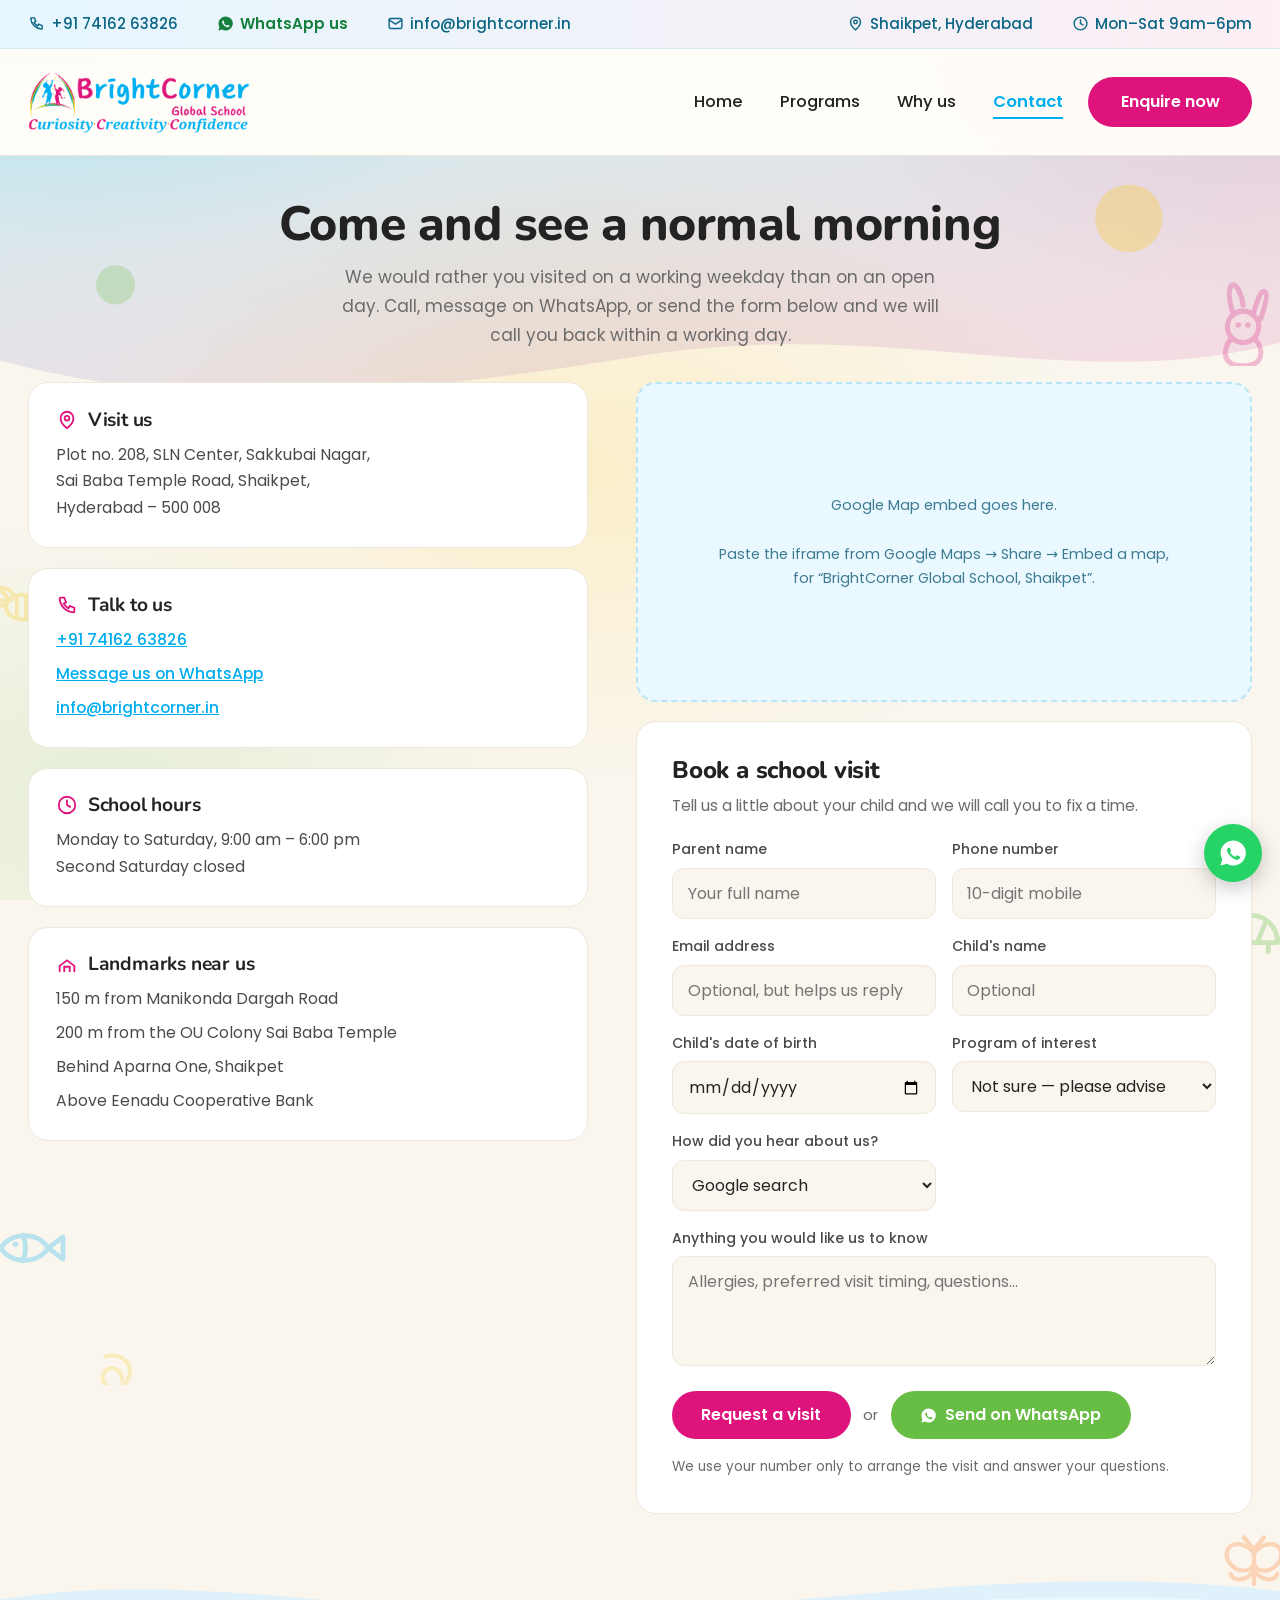
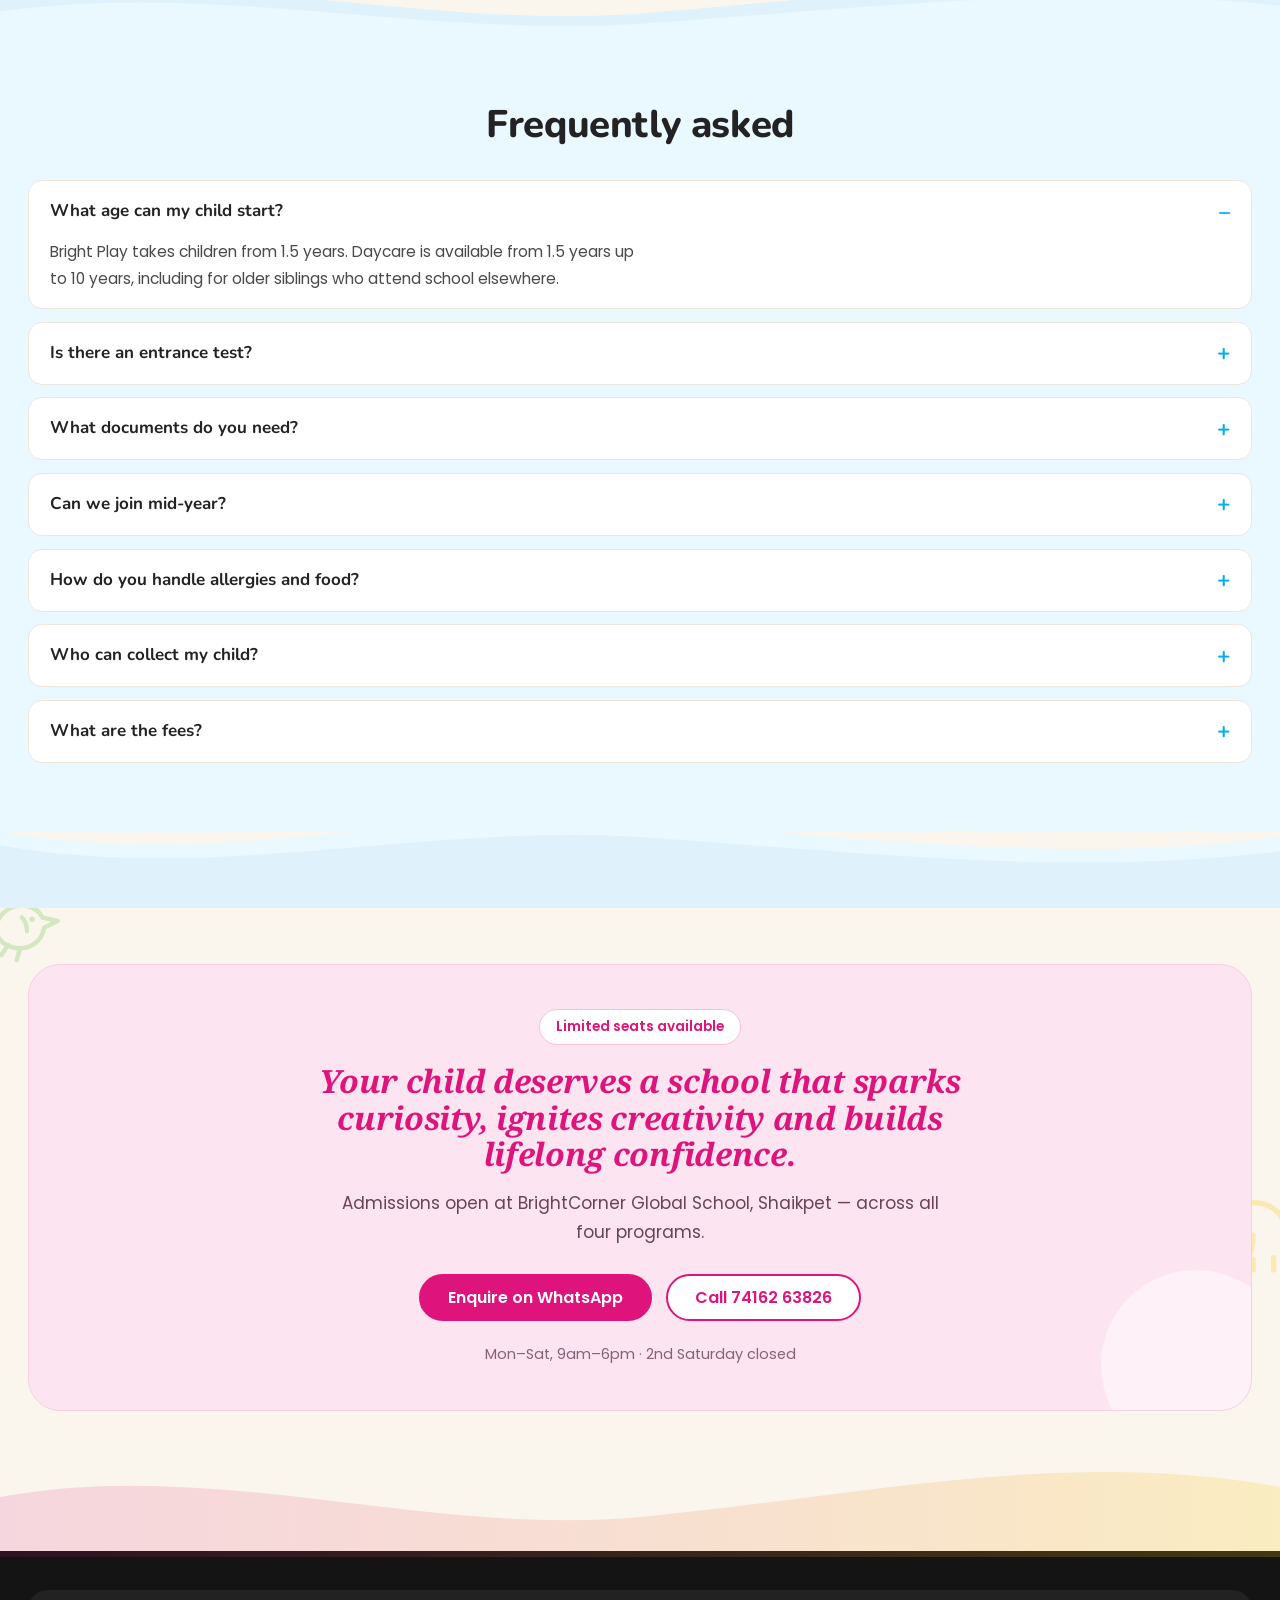
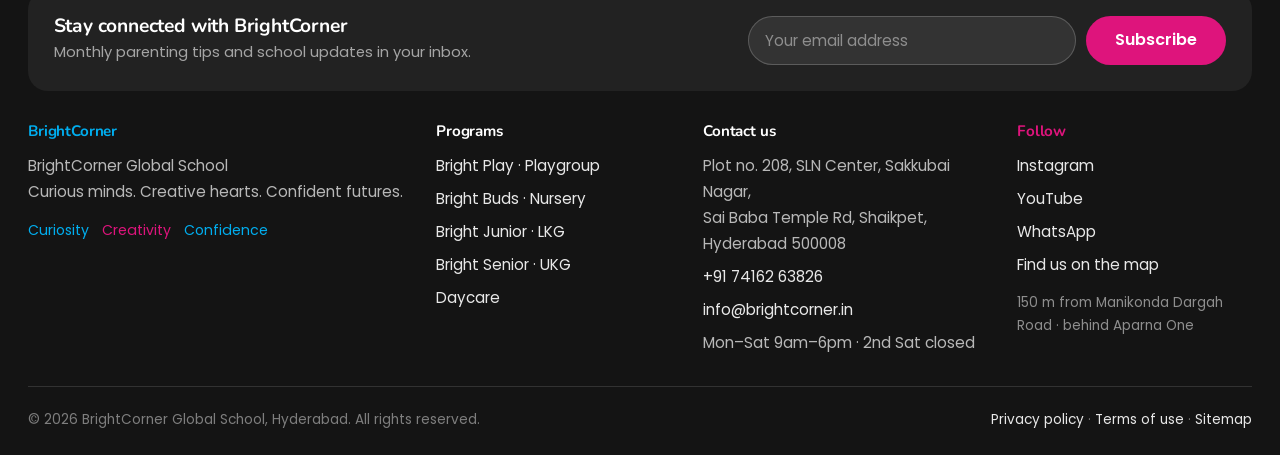
<file: contact.html>
<!DOCTYPE html>
<html lang="en">
<head>
<meta charset="utf-8">
<meta name="viewport" content="width=device-width, initial-scale=1">
<title>Contact & visit us — BrightCorner Global School, Shaikpet, Hyderabad</title>
<meta name="description" content="Visit BrightCorner Global School at Sakkubai Nagar, Shaikpet, Hyderabad. Call +91 74162 63826, message on WhatsApp, or book a school visit online.">
<link rel="icon" href="assets/logo.png">
<link rel="preconnect" href="https://fonts.googleapis.com">
<link rel="preconnect" href="https://fonts.gstatic.com" crossorigin>
<link href="https://fonts.googleapis.com/css2?family=Nunito:wght@600;700;800&family=Poppins:wght@300;400;500;600&family=Noto+Serif:ital,wght@1,600;1,700&display=swap" rel="stylesheet">
<link rel="stylesheet" href="assets/styles.css">
</head>
<body>
<svg width="0" height="0" style="position:absolute" aria-hidden="true" focusable="false"><defs>
<g stroke="currentColor" id="a-bird" fill="none" stroke-width="2.6" stroke-linecap="round" stroke-linejoin="round"><path d="M6 26c0-8 7-14 15-14 6 0 10 3 12 7l9 2-8 4c-1 7-7 12-14 12-8 0-14-5-14-11Z"/><path d="M21 19c2 2 3 5 3 8"/><circle cx="27" cy="20" r="1.6" fill="currentColor" stroke="none"/><path d="M13 35l-4 6M20 37l-2 7"/></g>
<g stroke="currentColor" id="a-rabbit" fill="none" stroke-width="2.6" stroke-linecap="round" stroke-linejoin="round"><path d="M17 22c-2-7-3-13-1-15s5 3 6 10M27 22c2-7 4-13 6-12s0 8-2 14"/><circle cx="22" cy="28" r="8"/><path d="M16 34c-3 3-4 8-2 11 3 4 13 4 16 0 2-3 1-8-2-11"/><circle cx="19.5" cy="27" r="1.4" fill="currentColor" stroke="none"/><circle cx="24.5" cy="27" r="1.4" fill="currentColor" stroke="none"/></g>
<g stroke="currentColor" id="a-cat" fill="none" stroke-width="2.6" stroke-linecap="round" stroke-linejoin="round"><path d="M14 20l-2-8 8 4M32 20l2-8-8 4"/><circle cx="23" cy="24" r="9"/><path d="M16 31c-3 4-4 10-1 13h16c3-3 2-9-1-13"/><path d="M32 44c6 0 8-4 6-8"/><circle cx="20" cy="23" r="1.4" fill="currentColor" stroke="none"/><circle cx="26" cy="23" r="1.4" fill="currentColor" stroke="none"/><path d="M21 27h4M14 24l-5-2M14 27l-5 1M32 24l5-2M32 27l5 1"/></g>
<g stroke="currentColor" id="a-elephant" fill="none" stroke-width="2.6" stroke-linecap="round" stroke-linejoin="round"><path d="M12 40V29c0-9 7-16 16-16s16 6 16 15v12"/><path d="M12 29c-4-1-7 2-7 6s3 7 6 6"/><path d="M28 29c0 6-1 10-4 13-2 2-6 1-6-2"/><path d="M19 40v6M28 41v5M38 40v6"/><circle cx="22" cy="25" r="1.6" fill="currentColor" stroke="none"/></g>
<g stroke="currentColor" id="a-giraffe" fill="none" stroke-width="2.6" stroke-linecap="round" stroke-linejoin="round"><path d="M18 46V33c0-5 4-9 9-9h9c4 0 7 3 7 7v15"/><path d="M27 24V13c0-3 2-5 5-5s5 2 5 5v3"/><path d="M32 8V4M37 9V5"/><path d="M37 16c3 0 5 2 5 4h-9"/><circle cx="35" cy="12" r="1.4" fill="currentColor" stroke="none"/><path d="M24 46v4M40 46v4"/></g>
<g stroke="currentColor" id="a-butterfly" fill="none" stroke-width="2.6" stroke-linecap="round" stroke-linejoin="round"><path d="M24 14v22"/><path d="M24 18c-4-7-14-8-16-2s4 12 10 12c3 0 6-2 6-5"/><path d="M24 18c4-7 14-8 16-2s-4 12-10 12c-3 0-6-2-6-5"/><path d="M24 28c-4 6-12 7-14 2M24 28c4 6 12 7 14 2"/><path d="M22 13l-4-5M26 13l4-5"/></g>
<g stroke="currentColor" id="a-fish" fill="none" stroke-width="2.6" stroke-linecap="round" stroke-linejoin="round"><path d="M8 24c6-9 20-9 26 0-6 9-20 9-26 0Z"/><path d="M34 24l8-6v12l-8-6Z"/><circle cx="16" cy="22" r="1.5" fill="currentColor" stroke="none"/><path d="M20 17c2 4 2 10 0 14"/></g>
<g stroke="currentColor" id="a-snail" fill="none" stroke-width="2.6" stroke-linecap="round" stroke-linejoin="round"><path d="M8 36h10"/><path d="M18 36c-6 0-9-5-9-10 0-7 6-12 13-12s12 5 12 12-5 10-10 10Z"/><path d="M24 26c-3 0-5-2-5-4s2-4 4-4 4 2 4 5"/><path d="M31 16l4-6M36 15l5-4"/></g>
<g stroke="currentColor" id="a-bee" fill="none" stroke-width="2.6" stroke-linecap="round" stroke-linejoin="round"><ellipse cx="24" cy="28" rx="11" ry="8"/><path d="M20 21v14M26 21v14"/><path d="M18 20c-5-7-13-5-12 0 1 4 7 5 11 3M30 20c5-7 13-5 12 0-1 4-7 5-11 3"/><path d="M14 22l-4-5M11 27H5"/></g>
<g stroke="currentColor" id="a-turtle" fill="none" stroke-width="2.6" stroke-linecap="round" stroke-linejoin="round"><path d="M9 32c0-9 7-15 15-15s15 6 15 15Z"/><path d="M39 30c3 0 5 1 6 3M14 32v5M34 32v5"/><path d="M24 17v15M16 22l4 10M32 22l-4 10"/><circle cx="44" cy="30" r="1.4" fill="currentColor" stroke="none"/></g>
<g stroke="currentColor" id="sq-wave" fill="none" stroke-width="3" stroke-linecap="round"><path d="M2 12c6-12 14 12 20 0s14 12 20 0"/></g>
<g stroke="currentColor" id="sq-loop" fill="none" stroke-width="3" stroke-linecap="round"><path d="M2 26c8-24 20-6 14 2s-14-4-6-10 20 4 26-8"/></g>
<g stroke="currentColor" id="sq-zig" fill="none" stroke-width="3" stroke-linecap="round" stroke-linejoin="round"><path d="M2 18l8-12 8 12 8-12 8 12"/></g>
<g id="sq-dots" fill="currentColor" stroke="none"><circle cx="5" cy="6" r="3"/><circle cx="20" cy="12" r="2.4"/><circle cx="34" cy="5" r="3.2"/><circle cx="48" cy="13" r="2.2"/></g>
<g stroke="currentColor" id="sq-spiral" fill="none" stroke-width="3" stroke-linecap="round"><path d="M22 22c0-6-5-10-10-8s-6 10 0 13 16-2 16-11S18 2 10 5"/></g>
<g stroke="currentColor" id="sq-star" fill="none" stroke-width="3" stroke-linecap="round" stroke-linejoin="round"><path d="M14 2v24M2 14h24M5 5l18 18M23 5 5 23"/></g>
</defs></svg>

<div class="topbar">
  <div class="shell">
    <a href="tel:+917416263826"><svg width="15" height="15" viewBox="0 0 24 24" fill="none" stroke="currentColor" stroke-width="2" stroke-linecap="round"><path d="M5 4h4l2 5-2.5 1.5a12 12 0 0 0 5 5L15 13l5 2v4a1 1 0 0 1-1.1 1A16 16 0 0 1 4 5.1 1 1 0 0 1 5 4Z"/></svg> +91 74162 63826</a>
    <a class="wa" href="https://wa.me/917416263826"><svg width="15" height="15" viewBox="0 0 24 24" fill="currentColor"><path d="M12 2a10 10 0 0 0-8.6 15L2 22l5.2-1.4A10 10 0 1 0 12 2Zm5.3 14.1c-.2.6-1.3 1.2-1.8 1.2-.5.1-1 .1-1.7-.1a12 12 0 0 1-5.7-5c-.4-.7-.9-1.6-.9-2.5s.5-1.4.7-1.6c.2-.2.4-.3.6-.3h.5c.2 0 .4 0 .6.5l.8 1.9c.1.2 0 .4-.1.5l-.4.5c-.1.2-.3.3-.1.6a8.4 8.4 0 0 0 3.6 3.1c.3.2.5.1.6 0l.8-.9c.2-.2.3-.2.6-.1l1.8.9c.3.1.4.2.5.3v.9Z"/></svg> WhatsApp us</a>
    <a class="hide-sm" href="mailto:info@brightcorner.in"><svg width="15" height="15" viewBox="0 0 24 24" fill="none" stroke="currentColor" stroke-width="2" stroke-linecap="round"><rect x="3" y="5" width="18" height="14" rx="2"/><path d="m3 7 9 6 9-6"/></svg> info@brightcorner.in</a>
    <span class="push hide-sm"><svg width="15" height="15" viewBox="0 0 24 24" fill="none" stroke="currentColor" stroke-width="2" stroke-linecap="round"><path d="M12 21s-7-5.5-7-11a7 7 0 1 1 14 0c0 5.5-7 11-7 11Z"/><circle cx="12" cy="10" r="2.5"/></svg> Shaikpet, Hyderabad</span>
    <span class="hide-sm"><svg width="15" height="15" viewBox="0 0 24 24" fill="none" stroke="currentColor" stroke-width="2" stroke-linecap="round"><circle cx="12" cy="12" r="9"/><path d="M12 7v5l3.5 2"/></svg> Mon&ndash;Sat 9am&ndash;6pm</span>
  </div>
</div>
<header>
  <div class="shell bar">
    <a href="index.html"><img class="logo" src="assets/logo.png" alt="BrightCorner Global School — Curiosity, Creativity, Confidence"></a>
    <button class="menu-btn" aria-expanded="false" aria-controls="mainnav" aria-label="Menu">&#9776;</button>
    <nav id="mainnav" aria-label="Main"><ul><li><a href="index.html">Home</a></li><li><a href="programs.html">Programs</a></li><li><a href="why-us.html">Why us</a></li><!-- Blog hidden until posts are live: <li><a href="blog.html">Blog</a></li> --><li><a href="contact.html" aria-current="page">Contact</a></li></ul></nav>
    <a class="btn btn-magenta" href="contact.html#enquire">Enquire now</a>
  </div>
</header>
<main>
<div class="page-deco" aria-hidden="true">
  <svg width="94" height="94" viewBox="0 0 48 48" style="top:4%;right:-14px;color:var(--magenta)"><use href="#a-rabbit"/></svg>
  <svg class="tiny hide-sm" width="69" height="40" viewBox="0 0 48 28" style="top:9%;right:98px;color:var(--blue)"><use href="#sq-wave"/></svg>
  <svg class="faint hide-sm" width="52" height="28" viewBox="0 0 48 26" style="top:10%;right:120px;color:var(--amber)"><use href="#sq-dots"/></svg>
  <svg width="74" height="74" viewBox="0 0 48 48" style="top:14%;left:-14px;color:var(--amber)"><use href="#a-bee"/></svg>
  <svg class="tiny hide-sm" width="54" height="31" viewBox="0 0 48 28" style="top:19%;left:78px;color:var(--green)"><use href="#sq-loop"/></svg>
  <svg class="onwave" width="88" height="88" viewBox="0 0 48 48" style="top:25%;right:-14px;color:var(--green)"><use href="#a-turtle"/></svg>
  <svg class="tiny hide-sm" width="65" height="35" viewBox="0 0 48 26" style="top:30%;right:92px;color:var(--magenta)"><use href="#sq-dots"/></svg>
  <svg class="faint hide-sm" width="56" height="30" viewBox="0 0 48 26" style="top:30%;right:114px;color:var(--orange)"><use href="#sq-zig"/></svg>
  <svg width="88" height="88" viewBox="0 0 48 48" style="top:36%;left:-14px;color:var(--blue)"><use href="#a-fish"/></svg>
  <svg class="tiny hide-sm" width="65" height="35" viewBox="0 0 48 26" style="top:41%;left:92px;color:var(--amber)"><use href="#sq-spiral"/></svg>
  <svg width="80" height="80" viewBox="0 0 48 48" style="top:47%;right:-14px;color:var(--orange)"><use href="#a-butterfly"/></svg>
  <svg class="tiny hide-sm" width="59" height="32" viewBox="0 0 48 26" style="top:52%;right:84px;color:var(--blue)"><use href="#sq-zig"/></svg>
  <svg class="faint hide-sm" width="58" height="33" viewBox="0 0 48 28" style="top:52%;right:110px;color:var(--green)"><use href="#sq-wave"/></svg>
  <svg width="92" height="92" viewBox="0 0 48 48" style="top:58%;left:-14px;color:var(--magenta)"><use href="#a-cat"/></svg>
  <svg class="tiny hide-sm" width="68" height="39" viewBox="0 0 48 28" style="top:63%;left:96px;color:var(--amber)"><use href="#sq-wave"/></svg>
  <svg class="onwave" width="84" height="84" viewBox="0 0 48 48" style="top:69%;right:-14px;color:var(--blue)"><use href="#a-snail"/></svg>
  <svg class="tiny hide-sm" width="62" height="34" viewBox="0 0 48 26" style="top:74%;right:88px;color:var(--magenta)"><use href="#sq-star"/></svg>
  <svg class="faint hide-sm" width="52" height="28" viewBox="0 0 48 26" style="top:74%;right:110px;color:var(--green)"><use href="#sq-dots"/></svg>
  <svg width="82" height="82" viewBox="0 0 48 48" style="top:80%;left:-14px;color:var(--green)"><use href="#a-bird"/></svg>
  <svg class="tiny hide-sm" width="60" height="34" viewBox="0 0 48 28" style="top:85%;left:86px;color:var(--orange)"><use href="#sq-loop"/></svg>
  <svg width="98" height="98" viewBox="0 0 48 48" style="top:90%;right:-14px;color:var(--amber)"><use href="#a-elephant"/></svg>
  <svg class="tiny hide-sm" width="72" height="39" viewBox="0 0 48 26" style="top:95%;right:102px;color:var(--blue)"><use href="#sq-dots"/></svg>
</div>



<section class="banner">
  <svg class="wave" viewBox="0 0 1440 340" preserveAspectRatio="none" aria-hidden="true">
    <defs><linearGradient id="bw" x1="0" y1="0" x2="1" y2="1">
      <stop offset="0" stop-color="#00AEEF" stop-opacity=".15"/>
      <stop offset="1" stop-color="#DE147C" stop-opacity=".12"/></linearGradient></defs>
    <path d="M0 0h1440v210c-230 60-440-30-720 15S220 290 0 230Z" fill="url(#bw)"/>
    <circle cx="1270" cy="70" r="38" fill="#FBC80C" opacity=".28"/>
    <circle cx="130" cy="145" r="22" fill="#68BD45" opacity=".26"/>
  </svg>
  <div class="shell">
    <h1>Come and see a normal morning</h1>
    <p>We would rather you visited on a working weekday than on an open day. Call, message on WhatsApp, or send the form below and we will call you back within a working day.</p>
  </div>
</section>

<section style="padding-top:0" id="enquire">
  <div class="shell contact-grid">
    <div>
      <div class="info-card">
        <h3><svg width="22" height="22" viewBox="0 0 24 24" fill="none" stroke="currentColor" stroke-width="2" stroke-linecap="round"><path d="M12 21s-7-5.5-7-11a7 7 0 1 1 14 0c0 5.5-7 11-7 11Z"/><circle cx="12" cy="10" r="2.5"/></svg> Visit us</h3>
        <p>Plot no. 208, SLN Center, Sakkubai Nagar,<br>Sai Baba Temple Road, Shaikpet,<br>Hyderabad &ndash; 500 008</p>
      </div>
      <div class="info-card">
        <h3><svg width="22" height="22" viewBox="0 0 24 24" fill="none" stroke="currentColor" stroke-width="2" stroke-linecap="round"><path d="M5 4h4l2 5-2.5 1.5a12 12 0 0 0 5 5L15 13l5 2v4a1 1 0 0 1-1.1 1A16 16 0 0 1 4 5.1 1 1 0 0 1 5 4Z"/></svg> Talk to us</h3>
        <ul>
          <li><a href="tel:+917416263826">+91 74162 63826</a></li>
          <li><a href="https://wa.me/917416263826">Message us on WhatsApp</a></li>
          <li><a href="mailto:info@brightcorner.in">info@brightcorner.in</a></li>
        </ul>
      </div>
      <div class="info-card">
        <h3><svg width="22" height="22" viewBox="0 0 24 24" fill="none" stroke="currentColor" stroke-width="2" stroke-linecap="round"><circle cx="12" cy="12" r="9"/><path d="M12 7v5l3.5 2"/></svg> School hours</h3>
        <p>Monday to Saturday, 9:00 am &ndash; 6:00 pm<br>Second Saturday closed</p>
      </div>
      <div class="info-card">
        <h3><svg width="22" height="22" viewBox="0 0 24 24" fill="none" stroke="currentColor" stroke-width="2" stroke-linecap="round"><path d="M4 20v-6l8-6 8 6v6"/><path d="M9 20v-5h6v5"/></svg> Landmarks near us</h3>
        <ul>
          <li>150 m from Manikonda Dargah Road</li>
          <li>200 m from the OU Colony Sai Baba Temple</li>
          <li>Behind Aparna One, Shaikpet</li>
          <li>Above Eenadu Cooperative Bank</li>
        </ul>
      </div>
    </div>

    <div>
      <div class="mapslot" id="find">
        Google Map embed goes here.<br><br>
        Paste the iframe from Google Maps &rarr; Share &rarr; Embed a map,<br>for &ldquo;BrightCorner Global School, Shaikpet&rdquo;.
      </div>

      <!-- ═══════════════════════════════════════════════════════════
           FORMSPREE SETUP — one thing to do
           Replace FORM_ID below with your Formspree endpoint id.
           Sign up free at https://formspree.io, create a form for
           BrightCorner, and copy the part after /f/ in the URL
           (https://formspree.io/f/abcdwxyz  →  abcdwxyz).
           Then submit the form once yourself: Formspree only
           activates an endpoint after its first real submission.
           ═══════════════════════════════════════════════════════════ -->
      <form class="enquiry" action="https://formspree.io/f/FORM_ID" method="POST">
        <input type="hidden" name="_subject" value="New enquiry — BrightCorner website">
        <input type="hidden" name="_next" value="https://brightcorner.in/thanks.html">
        <input type="text" name="_gotcha" tabindex="-1" autocomplete="off"
               aria-hidden="true" style="position:absolute;left:-9999px;opacity:0">
        <h2 style="font-size:1.5rem">Book a school visit</h2>
        <p style="font-size:.97rem;color:var(--muted);margin:.5rem 0 0">Tell us a little about your child and we will call you to fix a time.</p>
        <div class="fields">
          <div><label for="pn">Parent name</label><input id="pn" name="parent" required placeholder="Your full name"></div>
          <div><label for="ph">Phone number</label><input id="ph" name="phone" type="tel" required placeholder="10-digit mobile"></div>
          <div><label for="eml">Email address</label><input id="eml" name="email" type="email" placeholder="Optional, but helps us reply"></div>
          <div><label for="cn">Child's name</label><input id="cn" name="child" placeholder="Optional"></div>
          <div><label for="dob">Child's date of birth</label><input id="dob" name="dob" type="date"></div>
          <div><label for="pg">Program of interest</label>
            <select id="pg" name="program">
              <option>Not sure &mdash; please advise</option>
              <option>Bright Play &middot; Playgroup (1.5&ndash;3 yrs)</option>
              <option>Bright Buds &middot; Nursery (3&ndash;4 yrs)</option>
              <option>Bright Junior &middot; LKG (4&ndash;5 yrs)</option>
              <option>Bright Senior &middot; UKG (5&ndash;6 yrs)</option>
              <option>Daycare only (1.5&ndash;10 yrs)</option>
            </select></div>
          <div><label for="hw">How did you hear about us?</label>
            <select id="hw" name="source">
              <option>Google search</option><option>Instagram</option><option>YouTube</option>
              <option>A friend or neighbour</option><option>Walked past the school</option><option>Flier or pamphlet</option>
            </select></div>
          <div class="full"><label for="ms">Anything you would like us to know</label>
            <textarea id="ms" name="message" placeholder="Allergies, preferred visit timing, questions&hellip;"></textarea></div>
          <div class="full" style="display:flex;flex-wrap:wrap;gap:.8rem;align-items:center">
            <button class="btn btn-magenta" type="submit">Request a visit</button>
            <span style="color:var(--muted);font-size:.92rem">or</span>
            <a class="btn btn-green" href="https://wa.me/917416263826">
              <svg width="17" height="17" viewBox="0 0 24 24" fill="#fff"><path d="M12 2a10 10 0 0 0-8.6 15L2 22l5.2-1.4A10 10 0 1 0 12 2Zm5.3 14.1c-.2.6-1.3 1.2-1.8 1.2-.5.1-1 .1-1.7-.1a12 12 0 0 1-5.7-5c-.4-.7-.9-1.6-.9-2.5s.5-1.4.7-1.6c.2-.2.4-.3.6-.3h.5c.2 0 .4 0 .6.5l.8 1.9c.1.2 0 .4-.1.5l-.4.5c-.1.2-.3.3-.1.6a8.4 8.4 0 0 0 3.6 3.1c.3.2.5.1.6 0l.8-.9c.2-.2.3-.2.6-.1l1.8.9c.3.1.4.2.5.3v.9Z"/></svg>
              Send on WhatsApp</a>
          </div>
        </div>
        <p class="note">We use your number only to arrange the visit and answer your questions.</p>
      </form>
    </div>
  </div>
</section>

<section class="band-white">
  <div class="shell narrow faq">
    <div class="sec-head"><h2>Frequently asked</h2></div>
    <details open><summary>What age can my child start?</summary>
      <p>Bright Play takes children from 1.5 years. Daycare is available from 1.5 years up to 10 years, including for older siblings who attend school elsewhere.</p></details>
    <details><summary>Is there an entrance test?</summary>
      <p>No. There is no test and no interview for your child. Admission is by age group and seat availability. We do ask to meet you and your child informally before confirming a place.</p></details>
    <details><summary>What documents do you need?</summary>
      <p>Your child's birth certificate, immunisation record, recent photographs, and an address and identity proof for the parent. Bring them to the visit if you have them, or send them later.</p></details>
    <details><summary>Can we join mid-year?</summary>
      <p>Yes, subject to seats in that age group. Children who join mid-year get the same gradual settling-in period as everyone else.</p></details>
    <details><summary>How do you handle allergies and food?</summary>
      <p>Allergies and food notes are recorded at admission and are visible to every teacher who serves a snack. Tell us about anything relevant on the enquiry form or at your visit.</p></details>
    <details><summary>Who can collect my child?</summary>
      <p>Only adults you have authorised, verified at the gate every day. Changes need a message from you, not a request from the person collecting.</p></details>
    <details><summary>What are the fees?</summary>
      <p>Fees vary by program and by daycare option, and there are seasonal offers from time to time. We will walk you through the current structure on your visit &mdash; or ask us on WhatsApp and we will send it across.</p></details>
  </div>
</section>

<section>
  <div class="shell">
    <div class="admissions">
      <span class="seats">Limited seats available</span>
      <h2>Your child deserves a school that sparks curiosity, ignites creativity and builds lifelong confidence.</h2>
      <p>Admissions open at BrightCorner Global School, Shaikpet &mdash; across all four programs.</p>
      <div class="cta-row">
        <a class="btn btn-white" href="https://wa.me/917416263826">Enquire on WhatsApp</a>
        <a class="btn btn-white" href="tel:+917416263826">Call 74162 63826</a>
      </div>
      <p class="hours">Mon&ndash;Sat, 9am&ndash;6pm &middot; 2nd Saturday closed</p>
    </div>
  </div>
</section>

</main>

<svg class="wave-bottom" viewBox="0 0 1440 90" preserveAspectRatio="none" aria-hidden="true">
  <defs><linearGradient id="gwb" x1="0" y1="0" x2="1" y2="0">
    <stop offset="0" stop-color="#DE147C" stop-opacity=".14"/>
    <stop offset="1" stop-color="#FBC80C" stop-opacity=".2"/>
  </linearGradient></defs>
  <path d="M0 90V30c240-40 480 40 720 20s480-70 720-30v70Z" fill="url(#gwb)"/>
</svg>

<footer class="site">
  <div class="shell">
    <div class="news">
      <div>
        <h3>Stay connected with BrightCorner</h3>
        <p>Monthly parenting tips and school updates in your inbox.</p>
      </div>
      <form class="js-news">
        <label for="em" style="position:absolute;left:-9999px">Email address</label>
        <input id="em" type="email" placeholder="Your email address" required>
        <button class="btn btn-magenta" type="submit">Subscribe</button>
      </form>
    </div>

    <div class="foot">
      <div>
        <h4 class="f-blue">BrightCorner</h4>
        <p style="color:#B8B8B8;margin:0">BrightCorner Global School<br>Curious minds. Creative hearts. Confident futures.</p>
        <div class="threeC"><span>Curiosity</span><span>Creativity</span><span>Confidence</span></div>
      </div>
      <div>
        <h4>Programs</h4>
        <ul>
          <li><a href="programs.html#play">Bright Play &middot; Playgroup</a></li>
          <li><a href="programs.html#buds">Bright Buds &middot; Nursery</a></li>
          <li><a href="programs.html#junior">Bright Junior &middot; LKG</a></li>
          <li><a href="programs.html#senior">Bright Senior &middot; UKG</a></li>
          <li><a href="programs.html#daycare">Daycare</a></li>
        </ul>
      </div>
      <div>
        <h4>Contact us</h4>
        <ul>
          <li>Plot no. 208, SLN Center, Sakkubai Nagar,<br>Sai Baba Temple Rd, Shaikpet, Hyderabad 500008</li>
          <li><a href="tel:+917416263826">+91 74162 63826</a></li>
          <li><a href="mailto:info@brightcorner.in">info@brightcorner.in</a></li>
          <li>Mon&ndash;Sat 9am&ndash;6pm &middot; 2nd Sat closed</li>
        </ul>
      </div>
      <div>
        <h4 class="f-magenta">Follow</h4>
        <ul>
          <li><a href="https://instagram.com/brightcornerindia">Instagram</a></li>
          <li><a href="https://www.youtube.com/@brightcornerindia">YouTube</a></li>
          <li><a href="https://wa.me/917416263826">WhatsApp</a></li>
          <li><a href="contact.html#find">Find us on the map</a></li>
        </ul>
        <p style="font-size:.85rem;color:#8E8E8E;margin:.8rem 0 0">150 m from Manikonda Dargah Road &middot; behind Aparna One</p>
      </div>
    </div>

    <div class="legal">
      <span>&copy; <span class="js-yr">2026</span> BrightCorner Global School, Hyderabad. All rights reserved.</span>
      <span><a href="privacy.html">Privacy policy</a> &middot; <a href="terms.html">Terms of use</a> &middot; <a href="sitemap.html">Sitemap</a></span>
    </div>
  </div>
</footer>

<a class="wa-float" href="https://wa.me/917416263826" aria-label="Enquire on WhatsApp">
  <svg width="30" height="30" viewBox="0 0 24 24" fill="#fff"><path d="M12 2a10 10 0 0 0-8.6 15L2 22l5.2-1.4A10 10 0 1 0 12 2Zm5.3 14.1c-.2.6-1.3 1.2-1.8 1.2-.5.1-1 .1-1.7-.1a12 12 0 0 1-5.7-5c-.4-.7-.9-1.6-.9-2.5s.5-1.4.7-1.6c.2-.2.4-.3.6-.3h.5c.2 0 .4 0 .6.5l.8 1.9c.1.2 0 .4-.1.5l-.4.5c-.1.2-.3.3-.1.6a8.4 8.4 0 0 0 3.6 3.1c.3.2.5.1.6 0l.8-.9c.2-.2.3-.2.6-.1l1.8.9c.3.1.4.2.5.3v.9Z"/></svg>
</a>

<script src="assets/site.js"></script>
</body>
</html>
</file>
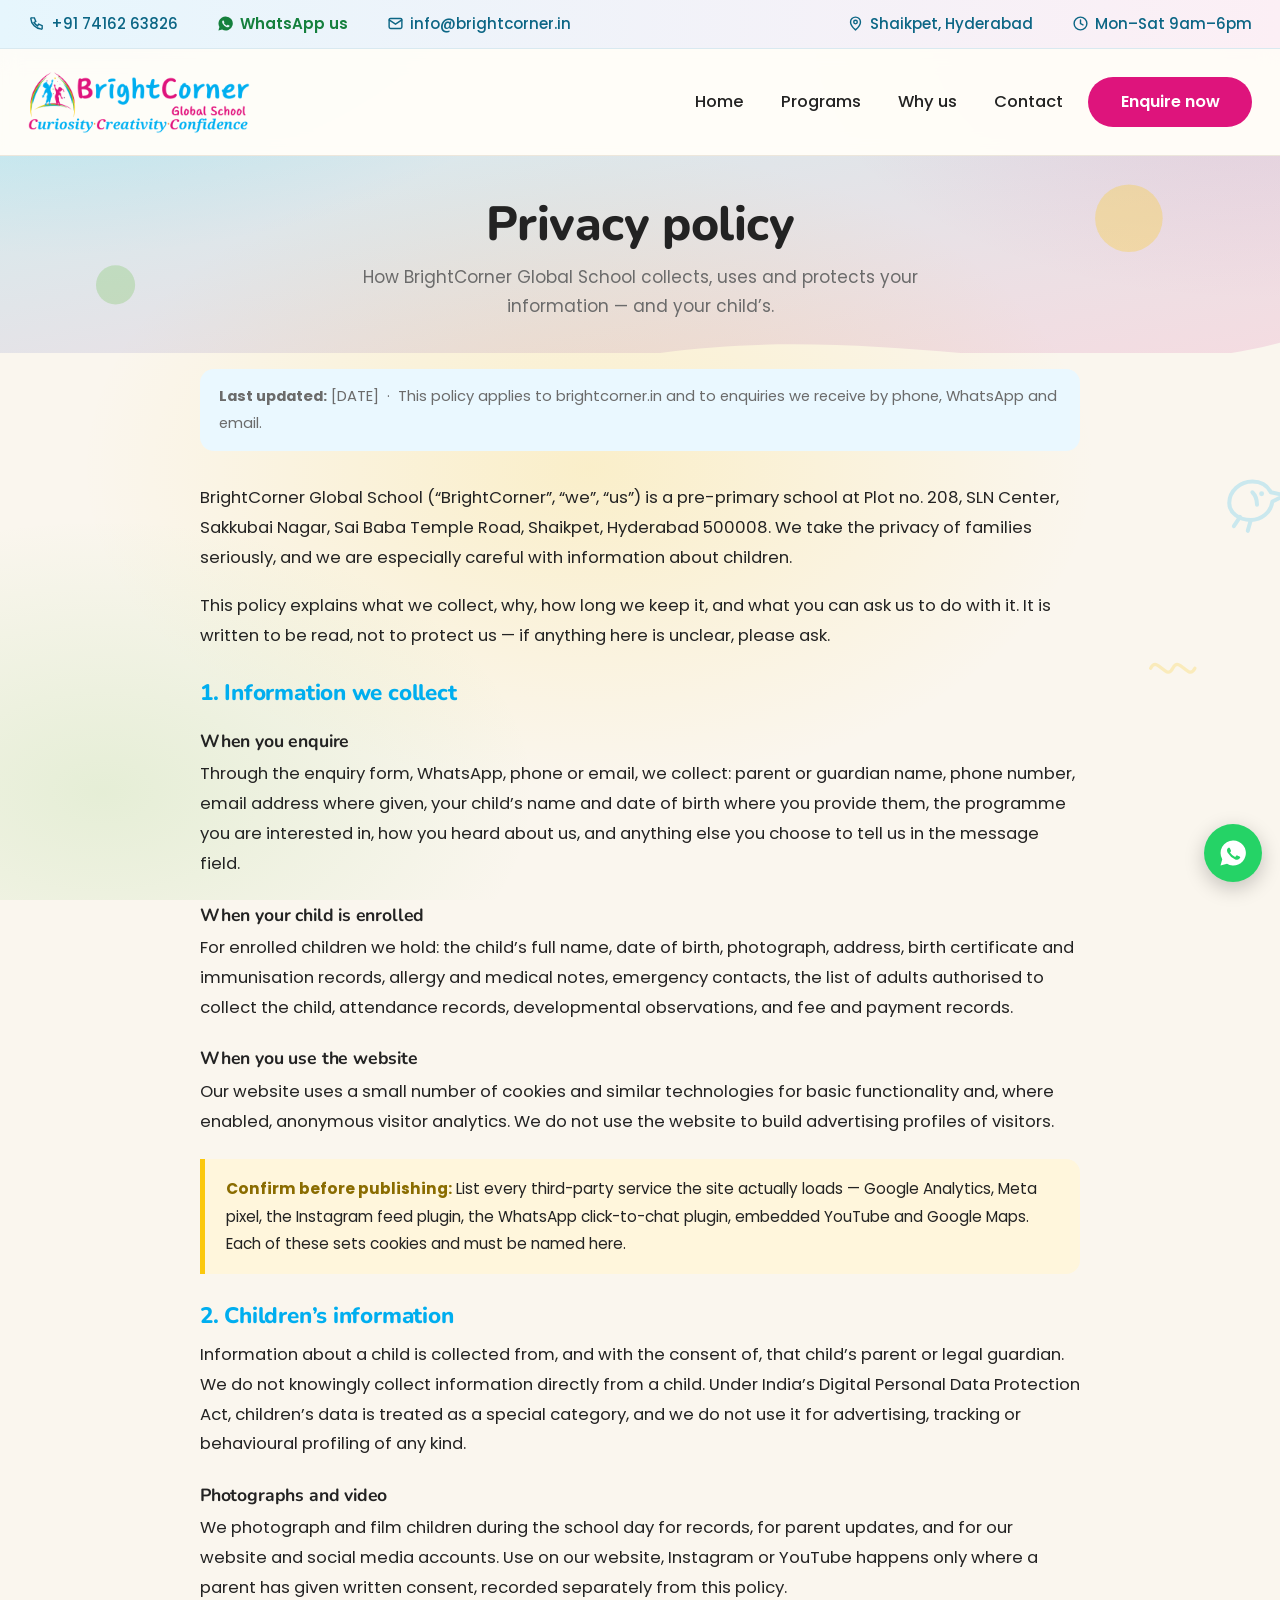
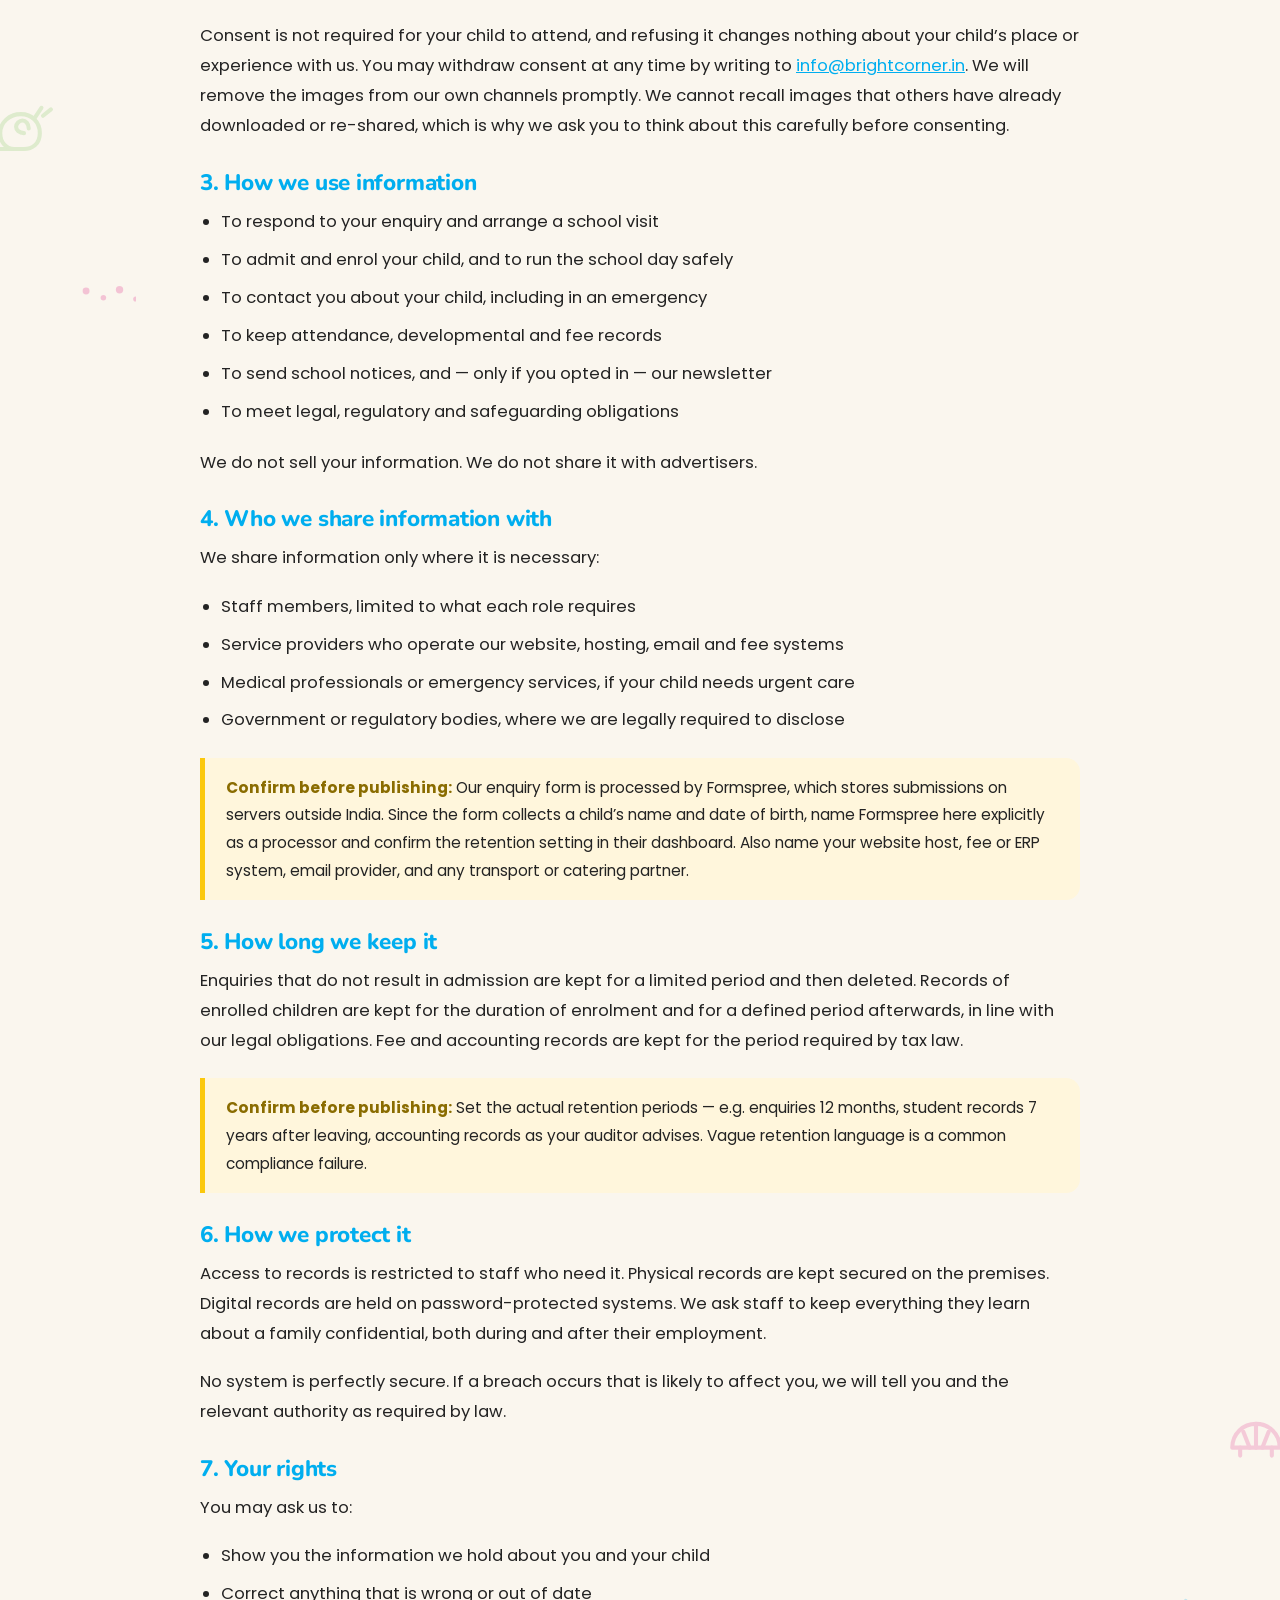
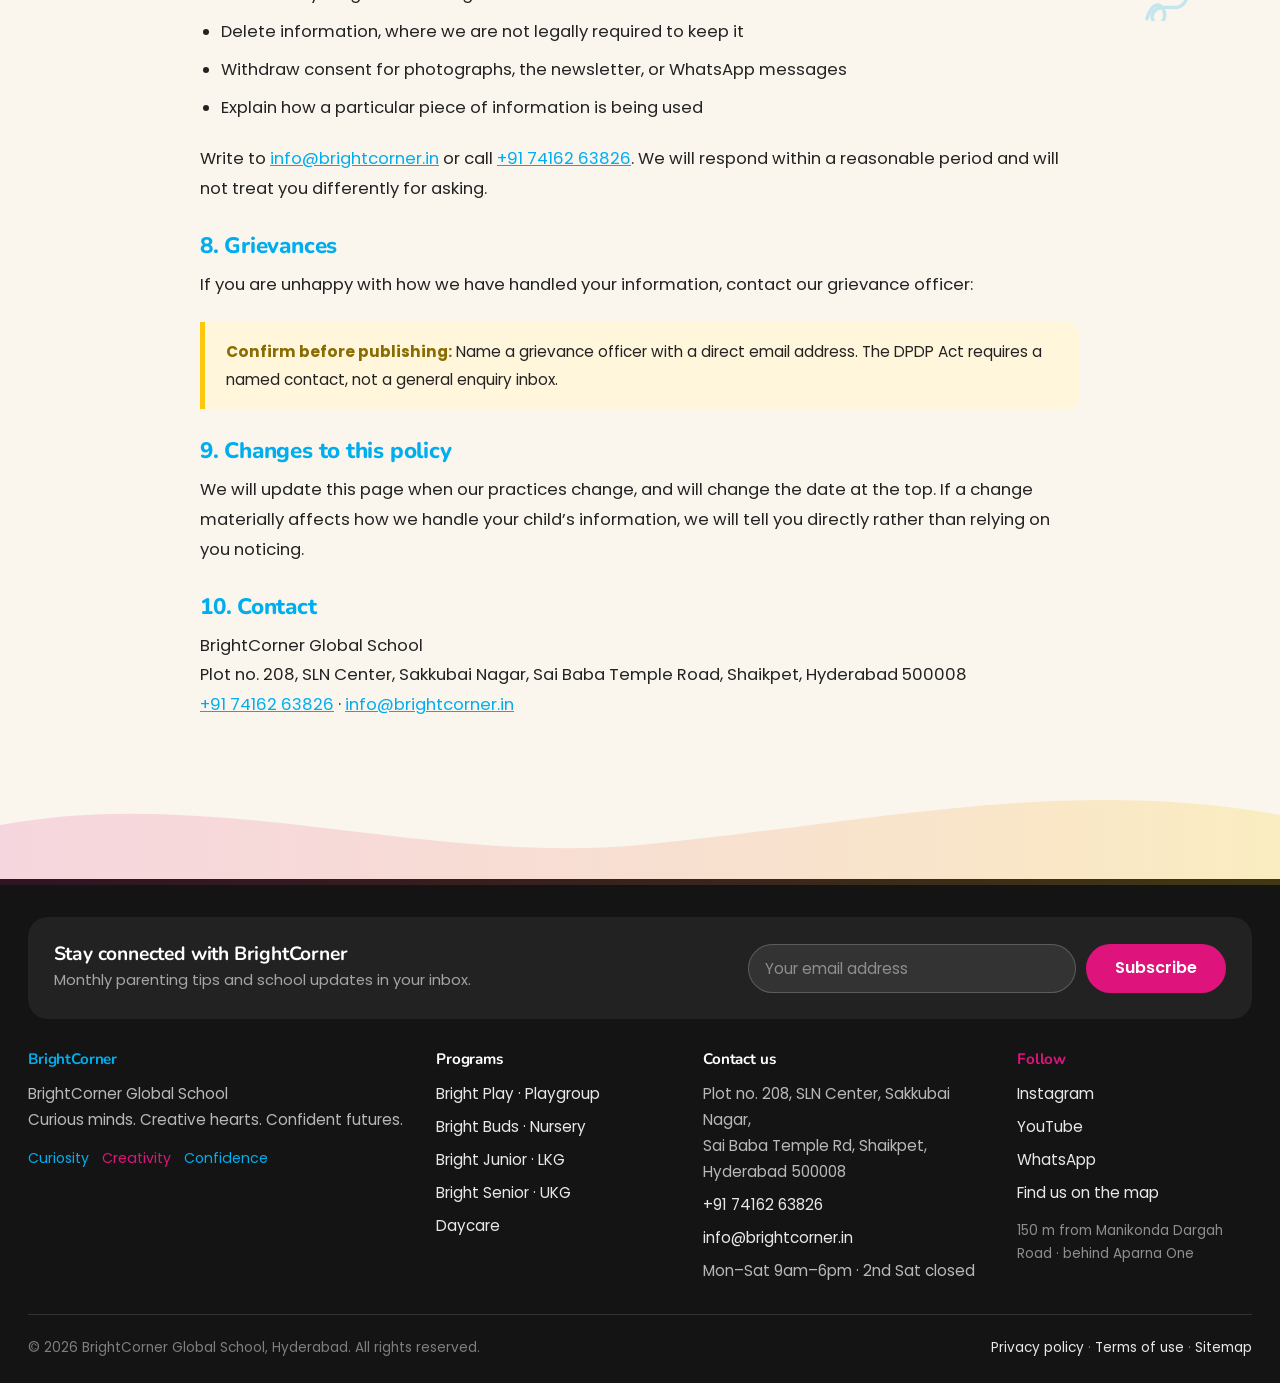
<file: privacy.html>
<!DOCTYPE html>
<html lang="en">
<head>
<meta charset="utf-8">
<meta name="viewport" content="width=device-width, initial-scale=1">
<title>Privacy policy | BrightCorner Global School, Shaikpet, Hyderabad</title>
<meta name="description" content="How BrightCorner Global School collects, uses and protects information about families and children.">

<link rel="icon" href="assets/logo.png">
<link rel="preconnect" href="https://fonts.googleapis.com">
<link rel="preconnect" href="https://fonts.gstatic.com" crossorigin>
<link href="https://fonts.googleapis.com/css2?family=Nunito:wght@600;700;800&family=Poppins:wght@300;400;500;600&family=Noto+Serif:ital,wght@1,600;1,700&display=swap" rel="stylesheet">
<link rel="stylesheet" href="assets/styles.css">
</head>
<body>
<svg width="0" height="0" style="position:absolute" aria-hidden="true" focusable="false"><defs>
<g stroke="currentColor" id="a-bird" fill="none" stroke-width="2.6" stroke-linecap="round" stroke-linejoin="round"><path d="M6 26c0-8 7-14 15-14 6 0 10 3 12 7l9 2-8 4c-1 7-7 12-14 12-8 0-14-5-14-11Z"/><path d="M21 19c2 2 3 5 3 8"/><circle cx="27" cy="20" r="1.6" fill="currentColor" stroke="none"/><path d="M13 35l-4 6M20 37l-2 7"/></g>
<g stroke="currentColor" id="a-rabbit" fill="none" stroke-width="2.6" stroke-linecap="round" stroke-linejoin="round"><path d="M17 22c-2-7-3-13-1-15s5 3 6 10M27 22c2-7 4-13 6-12s0 8-2 14"/><circle cx="22" cy="28" r="8"/><path d="M16 34c-3 3-4 8-2 11 3 4 13 4 16 0 2-3 1-8-2-11"/><circle cx="19.5" cy="27" r="1.4" fill="currentColor" stroke="none"/><circle cx="24.5" cy="27" r="1.4" fill="currentColor" stroke="none"/></g>
<g stroke="currentColor" id="a-cat" fill="none" stroke-width="2.6" stroke-linecap="round" stroke-linejoin="round"><path d="M14 20l-2-8 8 4M32 20l2-8-8 4"/><circle cx="23" cy="24" r="9"/><path d="M16 31c-3 4-4 10-1 13h16c3-3 2-9-1-13"/><path d="M32 44c6 0 8-4 6-8"/><circle cx="20" cy="23" r="1.4" fill="currentColor" stroke="none"/><circle cx="26" cy="23" r="1.4" fill="currentColor" stroke="none"/><path d="M21 27h4M14 24l-5-2M14 27l-5 1M32 24l5-2M32 27l5 1"/></g>
<g stroke="currentColor" id="a-elephant" fill="none" stroke-width="2.6" stroke-linecap="round" stroke-linejoin="round"><path d="M12 40V29c0-9 7-16 16-16s16 6 16 15v12"/><path d="M12 29c-4-1-7 2-7 6s3 7 6 6"/><path d="M28 29c0 6-1 10-4 13-2 2-6 1-6-2"/><path d="M19 40v6M28 41v5M38 40v6"/><circle cx="22" cy="25" r="1.6" fill="currentColor" stroke="none"/></g>
<g stroke="currentColor" id="a-giraffe" fill="none" stroke-width="2.6" stroke-linecap="round" stroke-linejoin="round"><path d="M18 46V33c0-5 4-9 9-9h9c4 0 7 3 7 7v15"/><path d="M27 24V13c0-3 2-5 5-5s5 2 5 5v3"/><path d="M32 8V4M37 9V5"/><path d="M37 16c3 0 5 2 5 4h-9"/><circle cx="35" cy="12" r="1.4" fill="currentColor" stroke="none"/><path d="M24 46v4M40 46v4"/></g>
<g stroke="currentColor" id="a-butterfly" fill="none" stroke-width="2.6" stroke-linecap="round" stroke-linejoin="round"><path d="M24 14v22"/><path d="M24 18c-4-7-14-8-16-2s4 12 10 12c3 0 6-2 6-5"/><path d="M24 18c4-7 14-8 16-2s-4 12-10 12c-3 0-6-2-6-5"/><path d="M24 28c-4 6-12 7-14 2M24 28c4 6 12 7 14 2"/><path d="M22 13l-4-5M26 13l4-5"/></g>
<g stroke="currentColor" id="a-fish" fill="none" stroke-width="2.6" stroke-linecap="round" stroke-linejoin="round"><path d="M8 24c6-9 20-9 26 0-6 9-20 9-26 0Z"/><path d="M34 24l8-6v12l-8-6Z"/><circle cx="16" cy="22" r="1.5" fill="currentColor" stroke="none"/><path d="M20 17c2 4 2 10 0 14"/></g>
<g stroke="currentColor" id="a-snail" fill="none" stroke-width="2.6" stroke-linecap="round" stroke-linejoin="round"><path d="M8 36h10"/><path d="M18 36c-6 0-9-5-9-10 0-7 6-12 13-12s12 5 12 12-5 10-10 10Z"/><path d="M24 26c-3 0-5-2-5-4s2-4 4-4 4 2 4 5"/><path d="M31 16l4-6M36 15l5-4"/></g>
<g stroke="currentColor" id="a-bee" fill="none" stroke-width="2.6" stroke-linecap="round" stroke-linejoin="round"><ellipse cx="24" cy="28" rx="11" ry="8"/><path d="M20 21v14M26 21v14"/><path d="M18 20c-5-7-13-5-12 0 1 4 7 5 11 3M30 20c5-7 13-5 12 0-1 4-7 5-11 3"/><path d="M14 22l-4-5M11 27H5"/></g>
<g stroke="currentColor" id="a-turtle" fill="none" stroke-width="2.6" stroke-linecap="round" stroke-linejoin="round"><path d="M9 32c0-9 7-15 15-15s15 6 15 15Z"/><path d="M39 30c3 0 5 1 6 3M14 32v5M34 32v5"/><path d="M24 17v15M16 22l4 10M32 22l-4 10"/><circle cx="44" cy="30" r="1.4" fill="currentColor" stroke="none"/></g>
<g stroke="currentColor" id="sq-wave" fill="none" stroke-width="3" stroke-linecap="round"><path d="M2 12c6-12 14 12 20 0s14 12 20 0"/></g>
<g stroke="currentColor" id="sq-loop" fill="none" stroke-width="3" stroke-linecap="round"><path d="M2 26c8-24 20-6 14 2s-14-4-6-10 20 4 26-8"/></g>
<g stroke="currentColor" id="sq-zig" fill="none" stroke-width="3" stroke-linecap="round" stroke-linejoin="round"><path d="M2 18l8-12 8 12 8-12 8 12"/></g>
<g id="sq-dots" fill="currentColor" stroke="none"><circle cx="5" cy="6" r="3"/><circle cx="20" cy="12" r="2.4"/><circle cx="34" cy="5" r="3.2"/><circle cx="48" cy="13" r="2.2"/></g>
<g stroke="currentColor" id="sq-spiral" fill="none" stroke-width="3" stroke-linecap="round"><path d="M22 22c0-6-5-10-10-8s-6 10 0 13 16-2 16-11S18 2 10 5"/></g>
<g stroke="currentColor" id="sq-star" fill="none" stroke-width="3" stroke-linecap="round" stroke-linejoin="round"><path d="M14 2v24M2 14h24M5 5l18 18M23 5 5 23"/></g>
</defs></svg>

<div class="topbar">
  <div class="shell">
    <a href="tel:+917416263826"><svg width="15" height="15" viewBox="0 0 24 24" fill="none" stroke="currentColor" stroke-width="2" stroke-linecap="round"><path d="M5 4h4l2 5-2.5 1.5a12 12 0 0 0 5 5L15 13l5 2v4a1 1 0 0 1-1.1 1A16 16 0 0 1 4 5.1 1 1 0 0 1 5 4Z"/></svg> +91 74162 63826</a>
    <a class="wa" href="https://wa.me/917416263826"><svg width="15" height="15" viewBox="0 0 24 24" fill="currentColor"><path d="M12 2a10 10 0 0 0-8.6 15L2 22l5.2-1.4A10 10 0 1 0 12 2Zm5.3 14.1c-.2.6-1.3 1.2-1.8 1.2-.5.1-1 .1-1.7-.1a12 12 0 0 1-5.7-5c-.4-.7-.9-1.6-.9-2.5s.5-1.4.7-1.6c.2-.2.4-.3.6-.3h.5c.2 0 .4 0 .6.5l.8 1.9c.1.2 0 .4-.1.5l-.4.5c-.1.2-.3.3-.1.6a8.4 8.4 0 0 0 3.6 3.1c.3.2.5.1.6 0l.8-.9c.2-.2.3-.2.6-.1l1.8.9c.3.1.4.2.5.3v.9Z"/></svg> WhatsApp us</a>
    <a class="hide-sm" href="mailto:info@brightcorner.in"><svg width="15" height="15" viewBox="0 0 24 24" fill="none" stroke="currentColor" stroke-width="2" stroke-linecap="round"><rect x="3" y="5" width="18" height="14" rx="2"/><path d="m3 7 9 6 9-6"/></svg> info@brightcorner.in</a>
    <span class="push hide-sm"><svg width="15" height="15" viewBox="0 0 24 24" fill="none" stroke="currentColor" stroke-width="2" stroke-linecap="round"><path d="M12 21s-7-5.5-7-11a7 7 0 1 1 14 0c0 5.5-7 11-7 11Z"/><circle cx="12" cy="10" r="2.5"/></svg> Shaikpet, Hyderabad</span>
    <span class="hide-sm"><svg width="15" height="15" viewBox="0 0 24 24" fill="none" stroke="currentColor" stroke-width="2" stroke-linecap="round"><circle cx="12" cy="12" r="9"/><path d="M12 7v5l3.5 2"/></svg> Mon&ndash;Sat 9am&ndash;6pm</span>
  </div>
</div>
<header>
  <div class="shell bar">
    <a href="index.html"><img class="logo" src="assets/logo.png" alt="BrightCorner Global School — Curiosity, Creativity, Confidence"></a>
    <button class="menu-btn" aria-expanded="false" aria-controls="mainnav" aria-label="Menu">&#9776;</button>
    <nav id="mainnav" aria-label="Main"><ul><li><a href="index.html">Home</a></li><li><a href="programs.html">Programs</a></li><li><a href="why-us.html">Why us</a></li><!-- Blog hidden until posts are live: <li><a href="blog.html">Blog</a></li> --><li><a href="contact.html">Contact</a></li></ul></nav>
    <a class="btn btn-magenta" href="contact.html#enquire">Enquire now</a>
  </div>
</header>
<main>
<div class="page-deco" aria-hidden="true">
  <svg class="faint" width="74" height="74" viewBox="0 0 48 48" style="top:8%;right:-14px;color:var(--blue)"><use href="#a-bird"/></svg>
  <svg class="tiny hide-sm" width="54" height="31" viewBox="0 0 48 28" style="top:13%;right:78px;color:var(--amber)"><use href="#sq-wave"/></svg>
  <svg class="faint" width="76" height="76" viewBox="0 0 48 48" style="top:40%;left:-14px;color:var(--green)"><use href="#a-snail"/></svg>
  <svg class="tiny hide-sm" width="56" height="30" viewBox="0 0 48 26" style="top:45%;left:80px;color:var(--magenta)"><use href="#sq-dots"/></svg>
  <svg class="faint" width="76" height="76" viewBox="0 0 48 48" style="top:74%;right:-14px;color:var(--magenta)"><use href="#a-turtle"/></svg>
  <svg class="tiny hide-sm" width="56" height="32" viewBox="0 0 48 28" style="top:79%;right:80px;color:var(--blue)"><use href="#sq-loop"/></svg>
</div>


<section class="banner">
  <svg class="wave" viewBox="0 0 1440 340" preserveAspectRatio="none" aria-hidden="true">
    <defs><linearGradient id="bw" x1="0" y1="0" x2="1" y2="1">
      <stop offset="0" stop-color="#00AEEF" stop-opacity=".15"/>
      <stop offset="1" stop-color="#DE147C" stop-opacity=".12"/></linearGradient></defs>
    <path d="M0 0h1440v210c-230 60-440-30-720 15S220 290 0 230Z" fill="url(#bw)"/>
    <circle cx="1270" cy="70" r="38" fill="#FBC80C" opacity=".28"/>
    <circle cx="130" cy="145" r="22" fill="#68BD45" opacity=".26"/>
  </svg>
  <div class="shell">
    <h1>Privacy policy</h1>
    <p>How BrightCorner Global School collects, uses and protects your information &mdash; and your child&rsquo;s.</p>
  </div>
</section>

<section style="padding-top:1rem">
  <div class="narrow legal-page">
    <p class="updated"><strong>Last updated:</strong> [DATE] &nbsp;&middot;&nbsp; This policy applies to
    brightcorner.in and to enquiries we receive by phone, WhatsApp and email.</p>

    <p>BrightCorner Global School (&ldquo;BrightCorner&rdquo;, &ldquo;we&rdquo;, &ldquo;us&rdquo;) is a
    pre-primary school at Plot no. 208, SLN Center, Sakkubai Nagar, Sai Baba Temple Road, Shaikpet,
    Hyderabad 500008. We take the privacy of families seriously, and we are especially careful with
    information about children.</p>

    <p>This policy explains what we collect, why, how long we keep it, and what you can ask us to do
    with it. It is written to be read, not to protect us &mdash; if anything here is unclear, please
    ask.</p>

    <h2>1. Information we collect</h2>

    <h3>When you enquire</h3>
    <p>Through the enquiry form, WhatsApp, phone or email, we collect: parent or guardian name,
    phone number, email address where given, your child&rsquo;s name and date of birth where you
    provide them, the programme you are interested in, how you heard about us, and anything else you
    choose to tell us in the message field.</p>

    <h3>When your child is enrolled</h3>
    <p>For enrolled children we hold: the child&rsquo;s full name, date of birth, photograph,
    address, birth certificate and immunisation records, allergy and medical notes, emergency
    contacts, the list of adults authorised to collect the child, attendance records, developmental
    observations, and fee and payment records.</p>

    <h3>When you use the website</h3>
    <p>Our website uses a small number of cookies and similar technologies for basic functionality
    and, where enabled, anonymous visitor analytics. We do not use the website to build advertising
    profiles of visitors.</p>

    <div class="todo"><p><b>Confirm before publishing:</b> List every third-party service the site actually loads &mdash; Google Analytics, Meta pixel, the Instagram feed plugin, the WhatsApp click-to-chat plugin, embedded YouTube and Google Maps. Each of these sets cookies and must be named here.</p></div>

    <h2>2. Children&rsquo;s information</h2>
    <p>Information about a child is collected from, and with the consent of, that child&rsquo;s
    parent or legal guardian. We do not knowingly collect information directly from a child. Under
    India&rsquo;s Digital Personal Data Protection Act, children&rsquo;s data is treated as a special
    category, and we do not use it for advertising, tracking or behavioural profiling of any kind.</p>

    <h3>Photographs and video</h3>
    <p>We photograph and film children during the school day for records, for parent updates, and
    for our website and social media accounts. Use on our website, Instagram or YouTube happens only
    where a parent has given written consent, recorded separately from this policy.</p>
    <p>Consent is not required for your child to attend, and refusing it changes nothing about your
    child&rsquo;s place or experience with us. You may withdraw consent at any time by writing to
    <a href="mailto:info@brightcorner.in">info@brightcorner.in</a>. We will remove the images from
    our own channels promptly. We cannot recall images that others have already downloaded or
    re-shared, which is why we ask you to think about this carefully before consenting.</p>

    <h2>3. How we use information</h2>
    <ul>
      <li>To respond to your enquiry and arrange a school visit</li>
      <li>To admit and enrol your child, and to run the school day safely</li>
      <li>To contact you about your child, including in an emergency</li>
      <li>To keep attendance, developmental and fee records</li>
      <li>To send school notices, and &mdash; only if you opted in &mdash; our newsletter</li>
      <li>To meet legal, regulatory and safeguarding obligations</li>
    </ul>
    <p>We do not sell your information. We do not share it with advertisers.</p>

    <h2>4. Who we share information with</h2>
    <p>We share information only where it is necessary:</p>
    <ul>
      <li>Staff members, limited to what each role requires</li>
      <li>Service providers who operate our website, hosting, email and fee systems</li>
      <li>Medical professionals or emergency services, if your child needs urgent care</li>
      <li>Government or regulatory bodies, where we are legally required to disclose</li>
    </ul>

    <div class="todo"><p><b>Confirm before publishing:</b> Our enquiry form is processed by Formspree, which stores submissions on servers outside India. Since the form collects a child&rsquo;s name and date of birth, name Formspree here explicitly as a processor and confirm the retention setting in their dashboard. Also name your website host, fee or ERP system, email provider, and any transport or catering partner.</p></div>

    <h2>5. How long we keep it</h2>
    <p>Enquiries that do not result in admission are kept for a limited period and then deleted.
    Records of enrolled children are kept for the duration of enrolment and for a defined period
    afterwards, in line with our legal obligations. Fee and accounting records are kept for the
    period required by tax law.</p>

    <div class="todo"><p><b>Confirm before publishing:</b> Set the actual retention periods &mdash; e.g. enquiries 12 months, student records 7 years after leaving, accounting records as your auditor advises. Vague retention language is a common compliance failure.</p></div>

    <h2>6. How we protect it</h2>
    <p>Access to records is restricted to staff who need it. Physical records are kept secured on
    the premises. Digital records are held on password-protected systems. We ask staff to keep
    everything they learn about a family confidential, both during and after their employment.</p>
    <p>No system is perfectly secure. If a breach occurs that is likely to affect you, we will tell
    you and the relevant authority as required by law.</p>

    <h2>7. Your rights</h2>
    <p>You may ask us to:</p>
    <ul>
      <li>Show you the information we hold about you and your child</li>
      <li>Correct anything that is wrong or out of date</li>
      <li>Delete information, where we are not legally required to keep it</li>
      <li>Withdraw consent for photographs, the newsletter, or WhatsApp messages</li>
      <li>Explain how a particular piece of information is being used</li>
    </ul>
    <p>Write to <a href="mailto:info@brightcorner.in">info@brightcorner.in</a> or call
    <a href="tel:+917416263826">+91 74162 63826</a>. We will respond within a reasonable period and
    will not treat you differently for asking.</p>

    <h2>8. Grievances</h2>
    <p>If you are unhappy with how we have handled your information, contact our grievance officer:</p>

    <div class="todo"><p><b>Confirm before publishing:</b> Name a grievance officer with a direct email address. The DPDP Act requires a named contact, not a general enquiry inbox.</p></div>

    <h2>9. Changes to this policy</h2>
    <p>We will update this page when our practices change, and will change the date at the top. If
    a change materially affects how we handle your child&rsquo;s information, we will tell you
    directly rather than relying on you noticing.</p>

    <h2>10. Contact</h2>
    <p>BrightCorner Global School<br>
    Plot no. 208, SLN Center, Sakkubai Nagar, Sai Baba Temple Road, Shaikpet, Hyderabad 500008<br>
    <a href="tel:+917416263826">+91 74162 63826</a> &middot;
    <a href="mailto:info@brightcorner.in">info@brightcorner.in</a></p>
  </div>
</section>
</main>

<svg class="wave-bottom" viewBox="0 0 1440 90" preserveAspectRatio="none" aria-hidden="true">
  <defs><linearGradient id="gwb" x1="0" y1="0" x2="1" y2="0">
    <stop offset="0" stop-color="#DE147C" stop-opacity=".14"/>
    <stop offset="1" stop-color="#FBC80C" stop-opacity=".2"/>
  </linearGradient></defs>
  <path d="M0 90V30c240-40 480 40 720 20s480-70 720-30v70Z" fill="url(#gwb)"/>
</svg>

<footer class="site">
  <div class="shell">
    <div class="news">
      <div>
        <h3>Stay connected with BrightCorner</h3>
        <p>Monthly parenting tips and school updates in your inbox.</p>
      </div>
      <form class="js-news">
        <label for="em" style="position:absolute;left:-9999px">Email address</label>
        <input id="em" type="email" placeholder="Your email address" required>
        <button class="btn btn-magenta" type="submit">Subscribe</button>
      </form>
    </div>

    <div class="foot">
      <div>
        <h4 class="f-blue">BrightCorner</h4>
        <p style="color:#B8B8B8;margin:0">BrightCorner Global School<br>Curious minds. Creative hearts. Confident futures.</p>
        <div class="threeC"><span>Curiosity</span><span>Creativity</span><span>Confidence</span></div>
      </div>
      <div>
        <h4>Programs</h4>
        <ul>
          <li><a href="programs.html#play">Bright Play &middot; Playgroup</a></li>
          <li><a href="programs.html#buds">Bright Buds &middot; Nursery</a></li>
          <li><a href="programs.html#junior">Bright Junior &middot; LKG</a></li>
          <li><a href="programs.html#senior">Bright Senior &middot; UKG</a></li>
          <li><a href="programs.html#daycare">Daycare</a></li>
        </ul>
      </div>
      <div>
        <h4>Contact us</h4>
        <ul>
          <li>Plot no. 208, SLN Center, Sakkubai Nagar,<br>Sai Baba Temple Rd, Shaikpet, Hyderabad 500008</li>
          <li><a href="tel:+917416263826">+91 74162 63826</a></li>
          <li><a href="mailto:info@brightcorner.in">info@brightcorner.in</a></li>
          <li>Mon&ndash;Sat 9am&ndash;6pm &middot; 2nd Sat closed</li>
        </ul>
      </div>
      <div>
        <h4 class="f-magenta">Follow</h4>
        <ul>
          <li><a href="https://instagram.com/brightcornerindia">Instagram</a></li>
          <li><a href="https://www.youtube.com/@brightcornerindia">YouTube</a></li>
          <li><a href="https://wa.me/917416263826">WhatsApp</a></li>
          <li><a href="contact.html#find">Find us on the map</a></li>
        </ul>
        <p style="font-size:.85rem;color:#8E8E8E;margin:.8rem 0 0">150 m from Manikonda Dargah Road &middot; behind Aparna One</p>
      </div>
    </div>

    <div class="legal">
      <span>&copy; <span class="js-yr">2026</span> BrightCorner Global School, Hyderabad. All rights reserved.</span>
      <span><a href="privacy.html">Privacy policy</a> &middot; <a href="terms.html">Terms of use</a> &middot; <a href="sitemap.html">Sitemap</a></span>
    </div>
  </div>
</footer>

<a class="wa-float" href="https://wa.me/917416263826" aria-label="Enquire on WhatsApp">
  <svg width="30" height="30" viewBox="0 0 24 24" fill="#fff"><path d="M12 2a10 10 0 0 0-8.6 15L2 22l5.2-1.4A10 10 0 1 0 12 2Zm5.3 14.1c-.2.6-1.3 1.2-1.8 1.2-.5.1-1 .1-1.7-.1a12 12 0 0 1-5.7-5c-.4-.7-.9-1.6-.9-2.5s.5-1.4.7-1.6c.2-.2.4-.3.6-.3h.5c.2 0 .4 0 .6.5l.8 1.9c.1.2 0 .4-.1.5l-.4.5c-.1.2-.3.3-.1.6a8.4 8.4 0 0 0 3.6 3.1c.3.2.5.1.6 0l.8-.9c.2-.2.3-.2.6-.1l1.8.9c.3.1.4.2.5.3v.9Z"/></svg>
</a>

<script src="assets/site.js"></script>
</body>
</html>
</file>
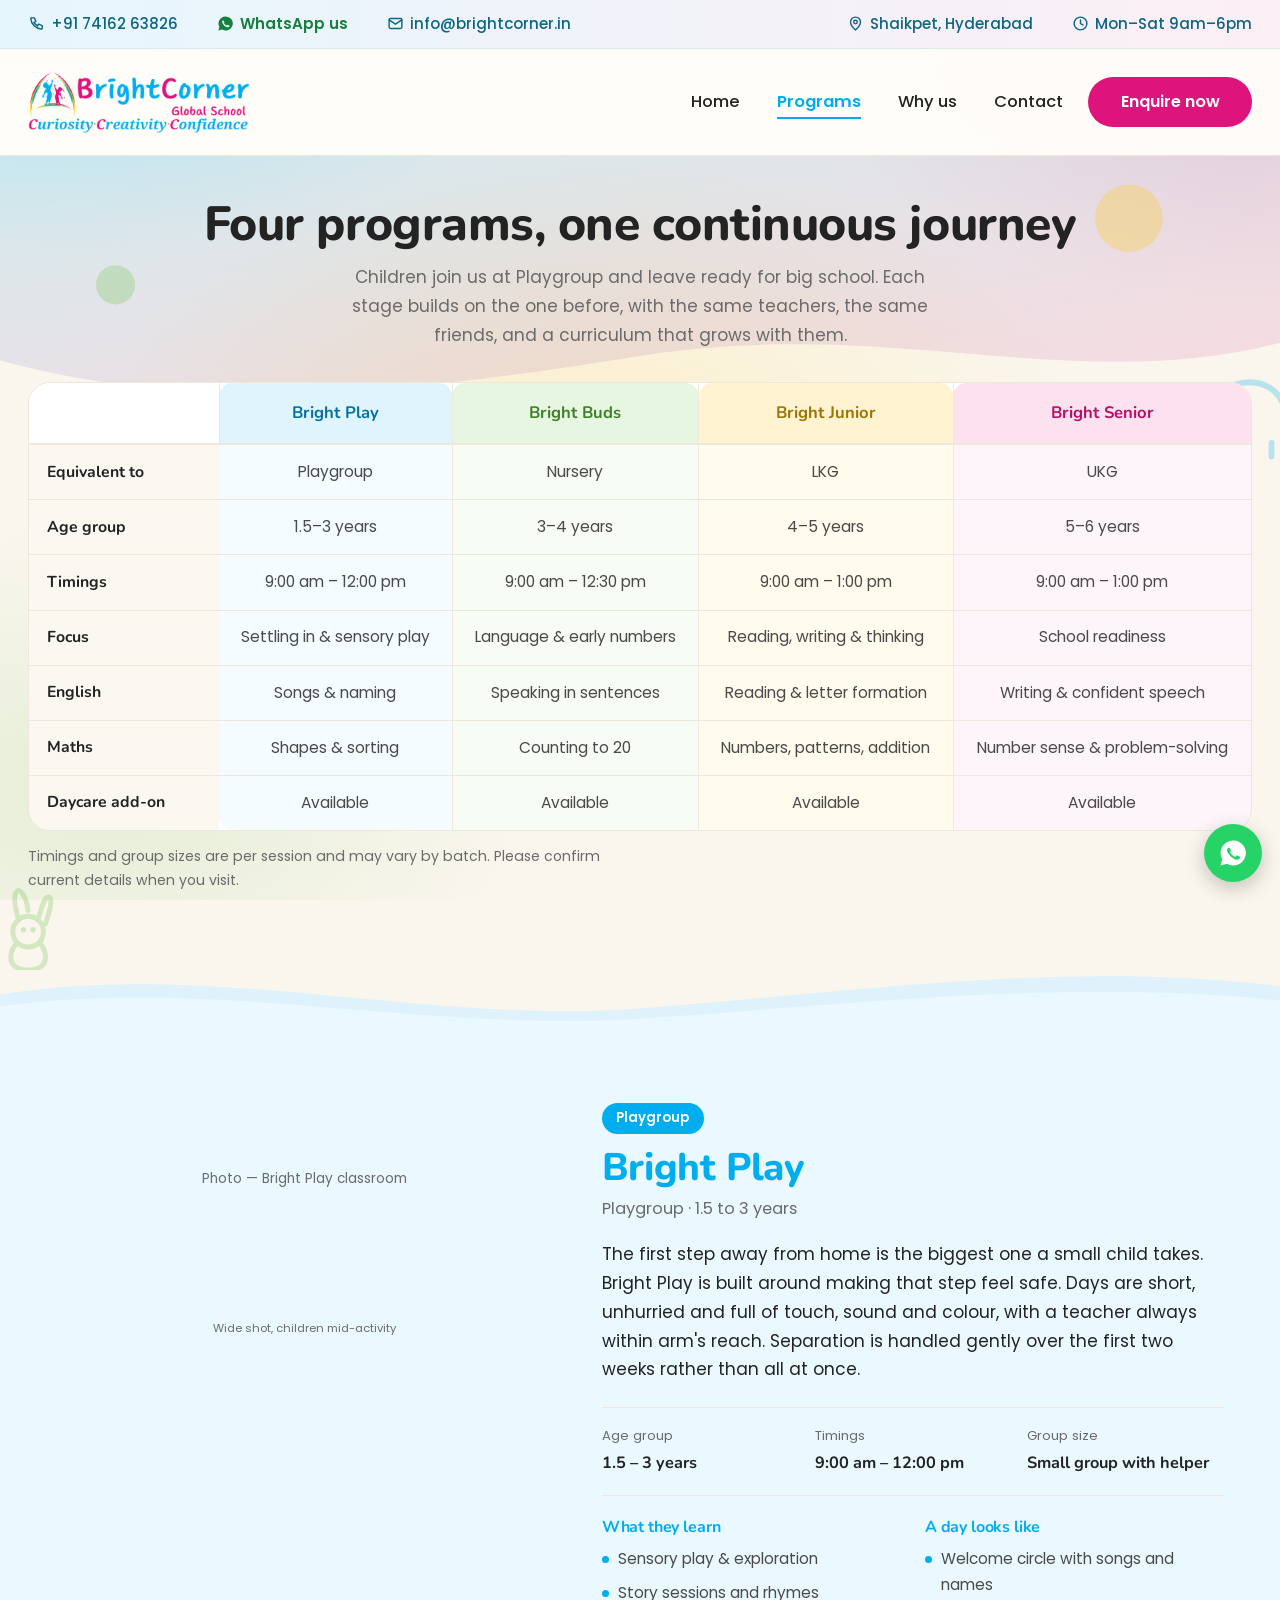
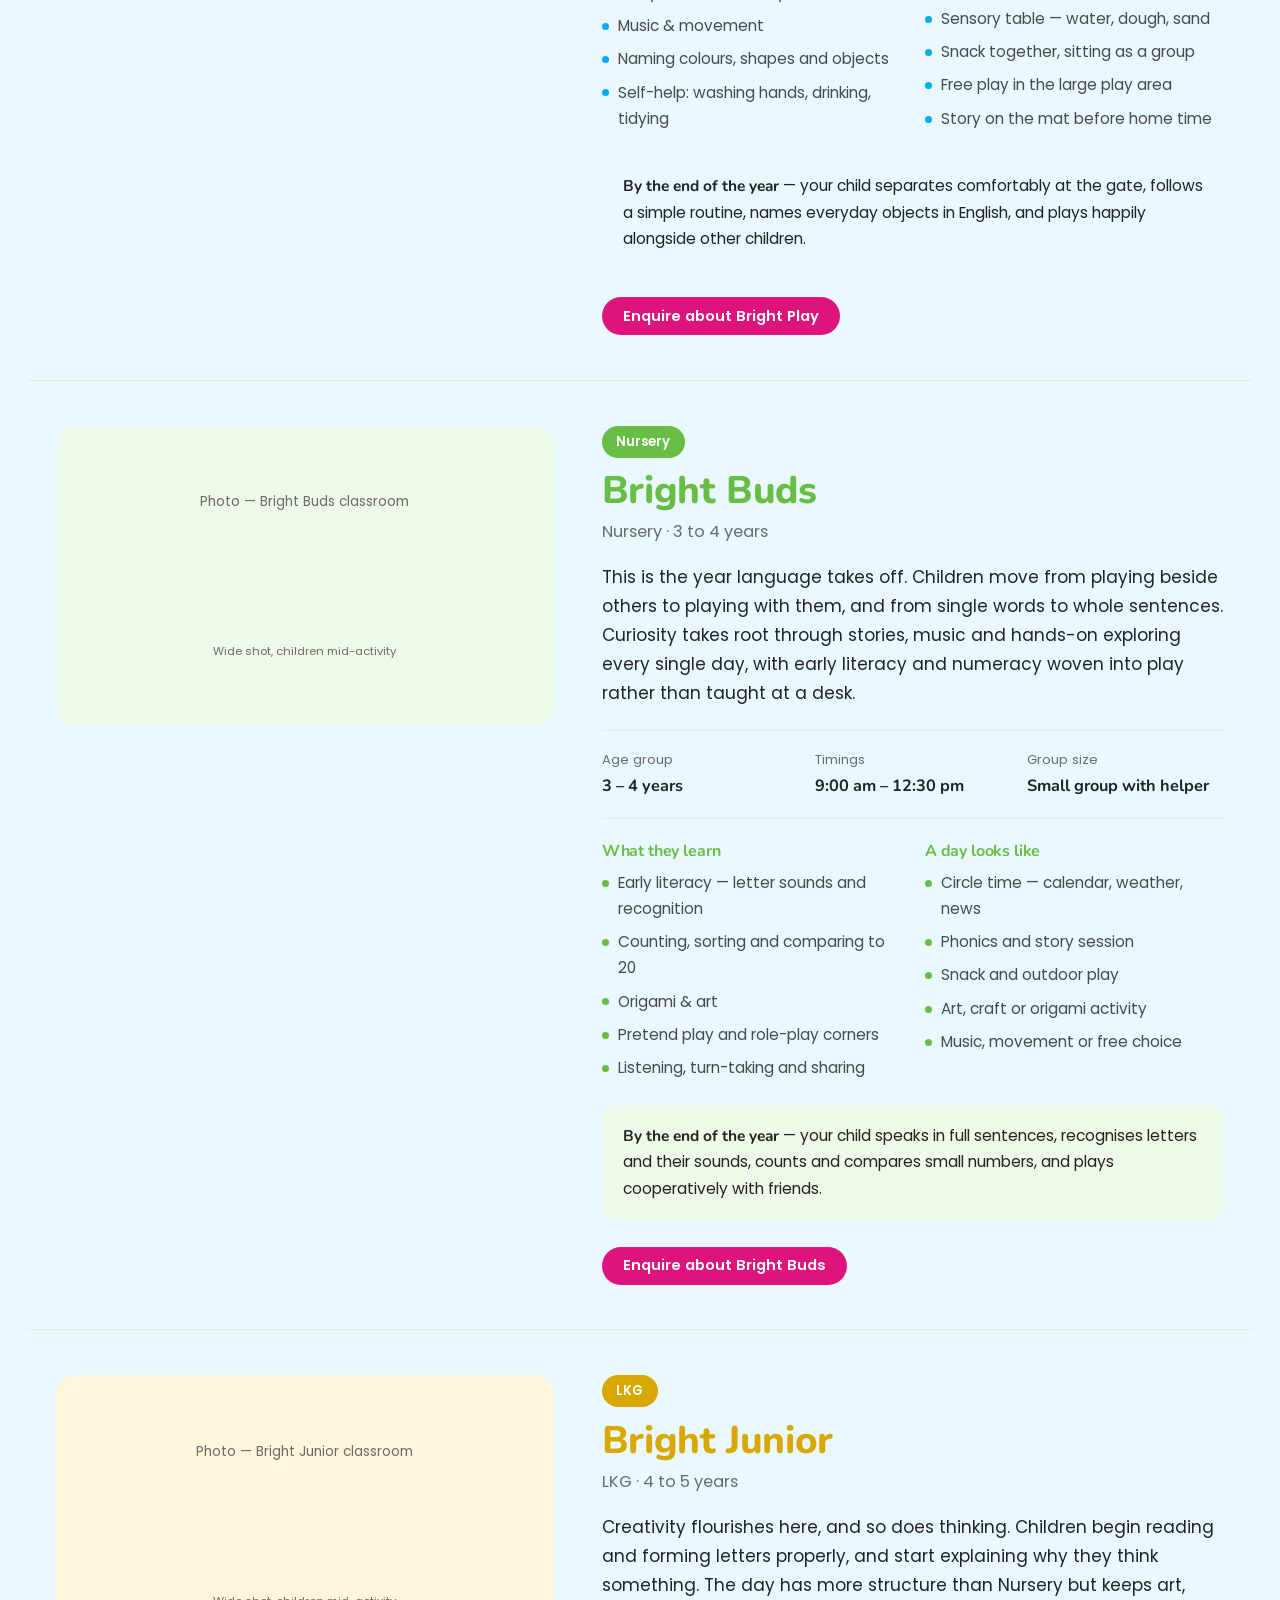
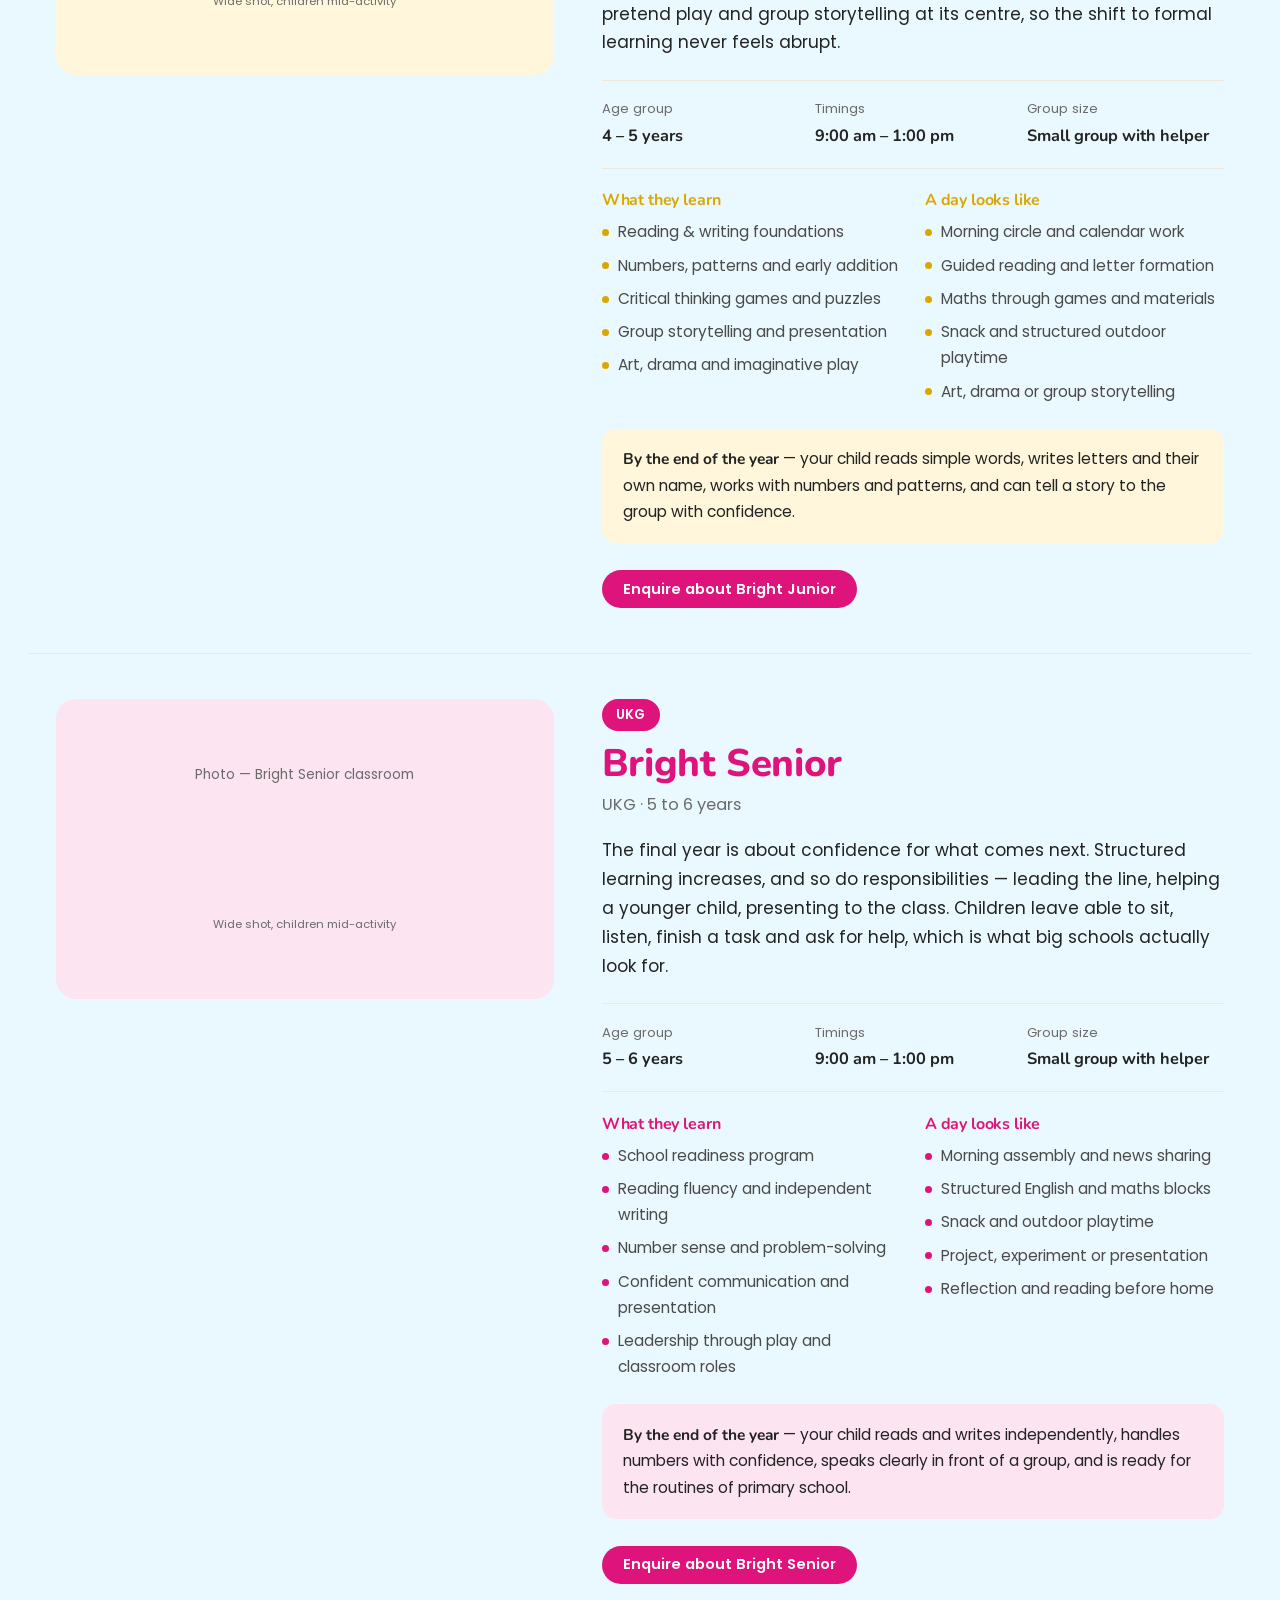
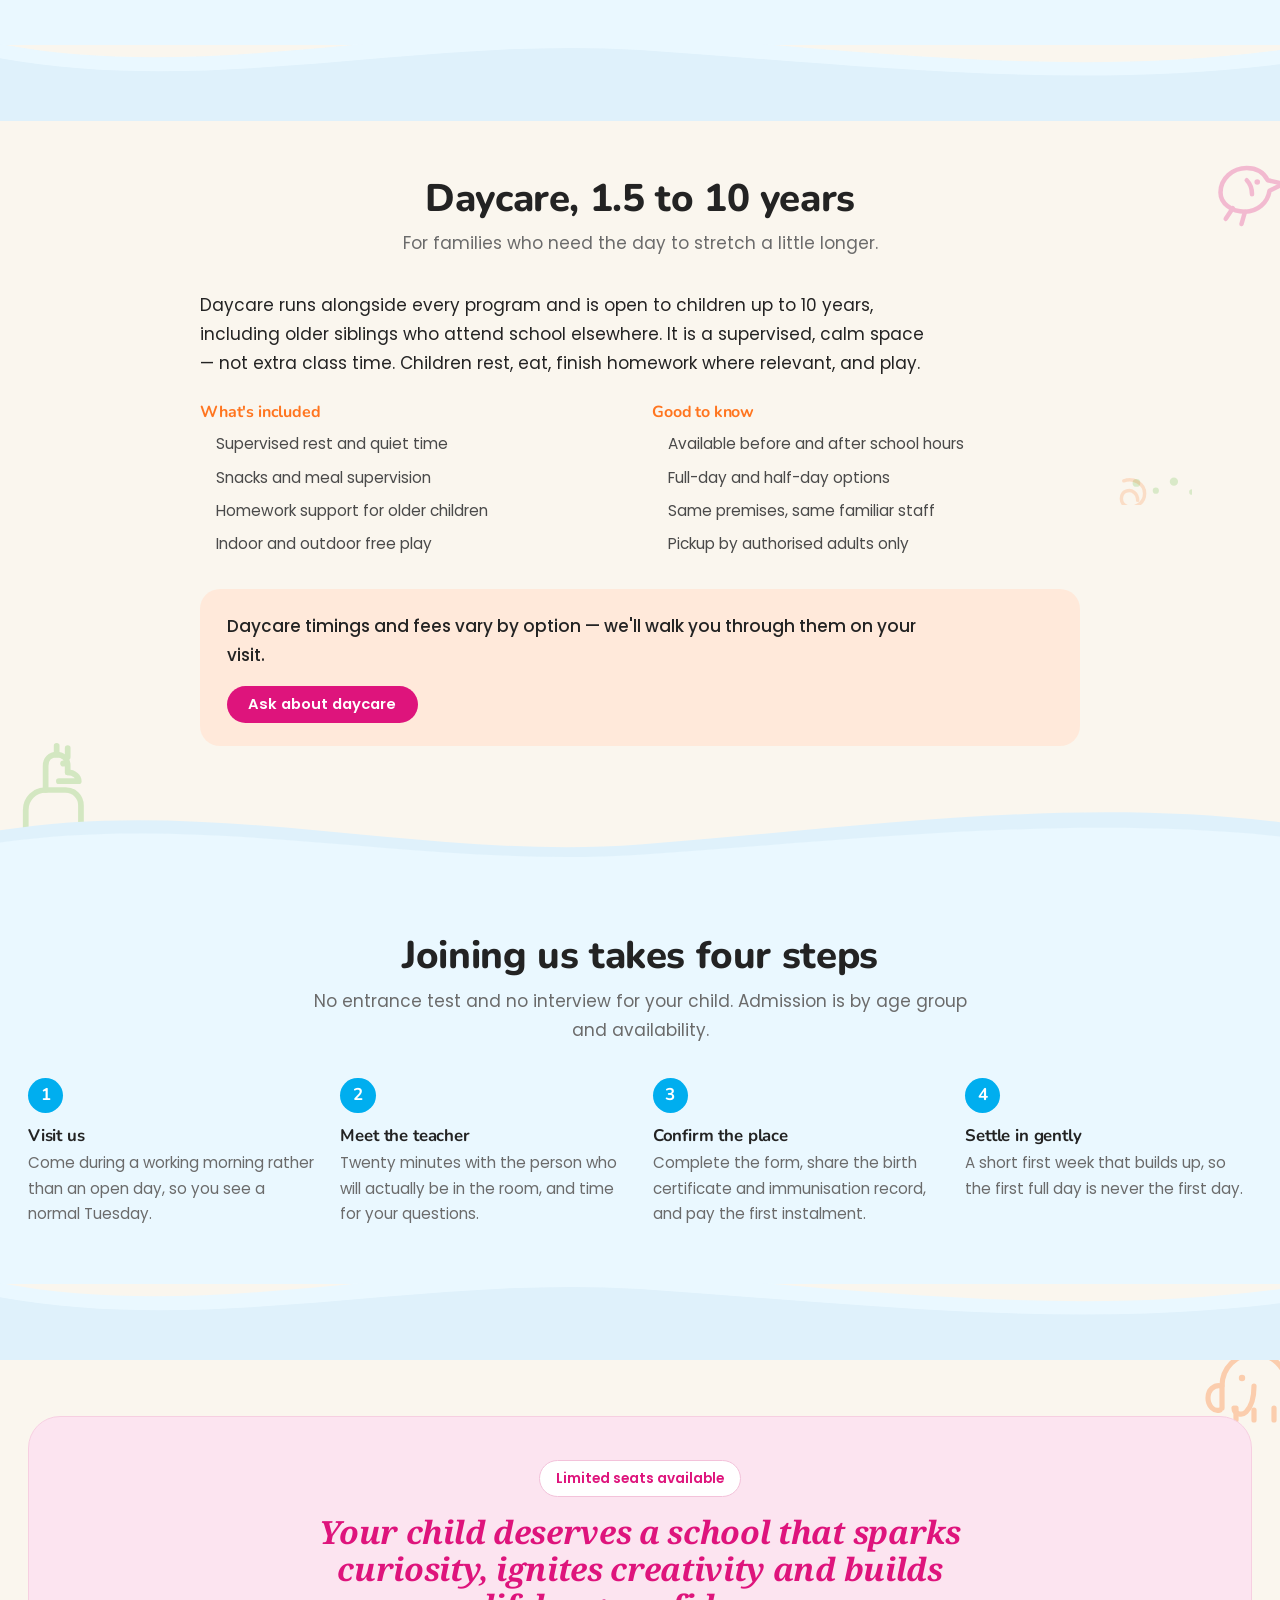
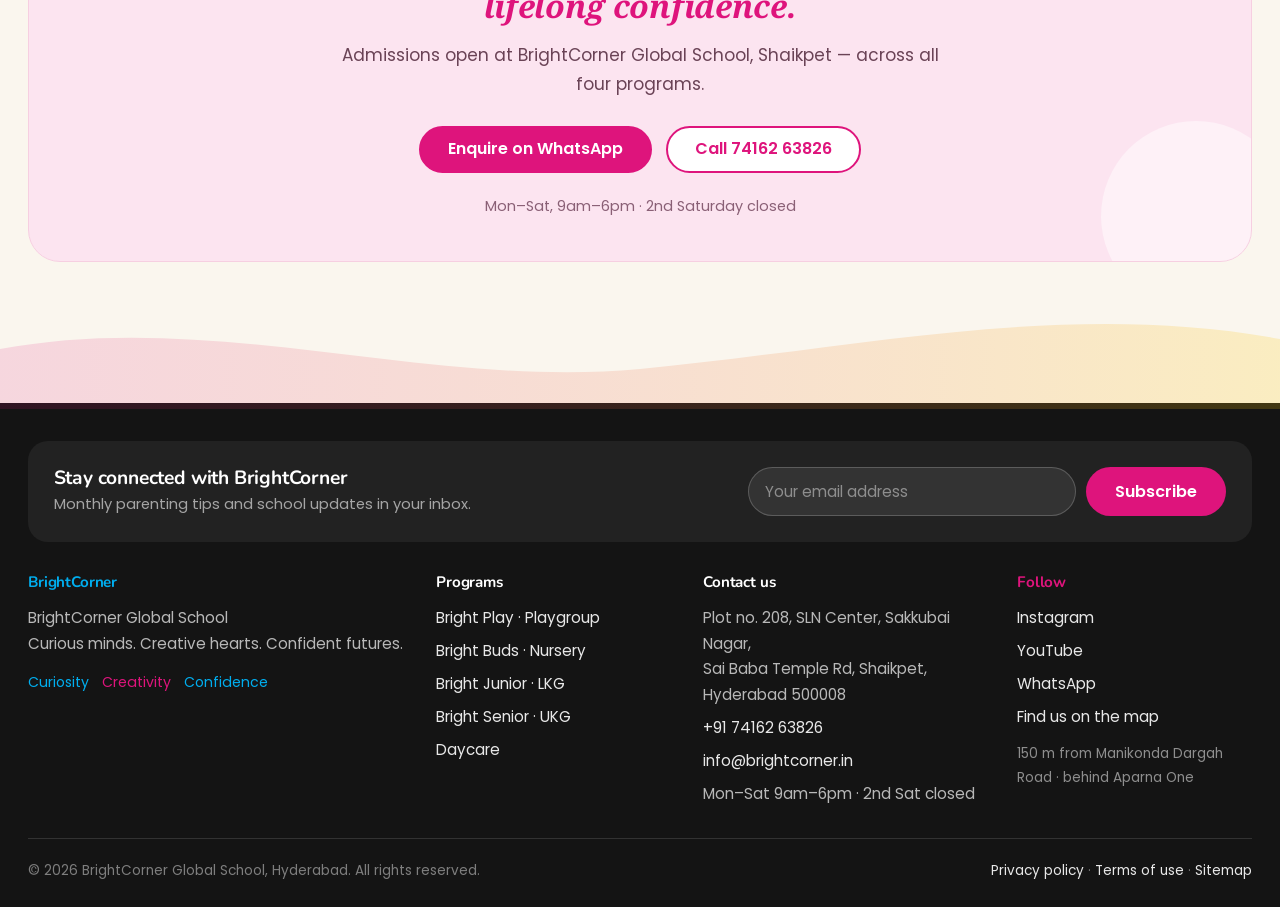
<file: programs.html>
<!DOCTYPE html>
<html lang="en">
<head>
<meta charset="utf-8">
<meta name="viewport" content="width=device-width, initial-scale=1">
<title>Programs — Bright Play, Buds, Junior & Senior | BrightCorner Global School</title>
<meta name="description" content="Playgroup, Nursery, LKG and UKG at BrightCorner Global School, Shaikpet. Age groups, timings, what children learn at each stage, and daycare from 1.5 to 10 years.">
<link rel="icon" href="assets/logo.png">
<link rel="preconnect" href="https://fonts.googleapis.com">
<link rel="preconnect" href="https://fonts.gstatic.com" crossorigin>
<link href="https://fonts.googleapis.com/css2?family=Nunito:wght@600;700;800&family=Poppins:wght@300;400;500;600&family=Noto+Serif:ital,wght@1,600;1,700&display=swap" rel="stylesheet">
<link rel="stylesheet" href="assets/styles.css">
</head>
<body>
<svg width="0" height="0" style="position:absolute" aria-hidden="true" focusable="false"><defs>
<g stroke="currentColor" id="a-bird" fill="none" stroke-width="2.6" stroke-linecap="round" stroke-linejoin="round"><path d="M6 26c0-8 7-14 15-14 6 0 10 3 12 7l9 2-8 4c-1 7-7 12-14 12-8 0-14-5-14-11Z"/><path d="M21 19c2 2 3 5 3 8"/><circle cx="27" cy="20" r="1.6" fill="currentColor" stroke="none"/><path d="M13 35l-4 6M20 37l-2 7"/></g>
<g stroke="currentColor" id="a-rabbit" fill="none" stroke-width="2.6" stroke-linecap="round" stroke-linejoin="round"><path d="M17 22c-2-7-3-13-1-15s5 3 6 10M27 22c2-7 4-13 6-12s0 8-2 14"/><circle cx="22" cy="28" r="8"/><path d="M16 34c-3 3-4 8-2 11 3 4 13 4 16 0 2-3 1-8-2-11"/><circle cx="19.5" cy="27" r="1.4" fill="currentColor" stroke="none"/><circle cx="24.5" cy="27" r="1.4" fill="currentColor" stroke="none"/></g>
<g stroke="currentColor" id="a-cat" fill="none" stroke-width="2.6" stroke-linecap="round" stroke-linejoin="round"><path d="M14 20l-2-8 8 4M32 20l2-8-8 4"/><circle cx="23" cy="24" r="9"/><path d="M16 31c-3 4-4 10-1 13h16c3-3 2-9-1-13"/><path d="M32 44c6 0 8-4 6-8"/><circle cx="20" cy="23" r="1.4" fill="currentColor" stroke="none"/><circle cx="26" cy="23" r="1.4" fill="currentColor" stroke="none"/><path d="M21 27h4M14 24l-5-2M14 27l-5 1M32 24l5-2M32 27l5 1"/></g>
<g stroke="currentColor" id="a-elephant" fill="none" stroke-width="2.6" stroke-linecap="round" stroke-linejoin="round"><path d="M12 40V29c0-9 7-16 16-16s16 6 16 15v12"/><path d="M12 29c-4-1-7 2-7 6s3 7 6 6"/><path d="M28 29c0 6-1 10-4 13-2 2-6 1-6-2"/><path d="M19 40v6M28 41v5M38 40v6"/><circle cx="22" cy="25" r="1.6" fill="currentColor" stroke="none"/></g>
<g stroke="currentColor" id="a-giraffe" fill="none" stroke-width="2.6" stroke-linecap="round" stroke-linejoin="round"><path d="M18 46V33c0-5 4-9 9-9h9c4 0 7 3 7 7v15"/><path d="M27 24V13c0-3 2-5 5-5s5 2 5 5v3"/><path d="M32 8V4M37 9V5"/><path d="M37 16c3 0 5 2 5 4h-9"/><circle cx="35" cy="12" r="1.4" fill="currentColor" stroke="none"/><path d="M24 46v4M40 46v4"/></g>
<g stroke="currentColor" id="a-butterfly" fill="none" stroke-width="2.6" stroke-linecap="round" stroke-linejoin="round"><path d="M24 14v22"/><path d="M24 18c-4-7-14-8-16-2s4 12 10 12c3 0 6-2 6-5"/><path d="M24 18c4-7 14-8 16-2s-4 12-10 12c-3 0-6-2-6-5"/><path d="M24 28c-4 6-12 7-14 2M24 28c4 6 12 7 14 2"/><path d="M22 13l-4-5M26 13l4-5"/></g>
<g stroke="currentColor" id="a-fish" fill="none" stroke-width="2.6" stroke-linecap="round" stroke-linejoin="round"><path d="M8 24c6-9 20-9 26 0-6 9-20 9-26 0Z"/><path d="M34 24l8-6v12l-8-6Z"/><circle cx="16" cy="22" r="1.5" fill="currentColor" stroke="none"/><path d="M20 17c2 4 2 10 0 14"/></g>
<g stroke="currentColor" id="a-snail" fill="none" stroke-width="2.6" stroke-linecap="round" stroke-linejoin="round"><path d="M8 36h10"/><path d="M18 36c-6 0-9-5-9-10 0-7 6-12 13-12s12 5 12 12-5 10-10 10Z"/><path d="M24 26c-3 0-5-2-5-4s2-4 4-4 4 2 4 5"/><path d="M31 16l4-6M36 15l5-4"/></g>
<g stroke="currentColor" id="a-bee" fill="none" stroke-width="2.6" stroke-linecap="round" stroke-linejoin="round"><ellipse cx="24" cy="28" rx="11" ry="8"/><path d="M20 21v14M26 21v14"/><path d="M18 20c-5-7-13-5-12 0 1 4 7 5 11 3M30 20c5-7 13-5 12 0-1 4-7 5-11 3"/><path d="M14 22l-4-5M11 27H5"/></g>
<g stroke="currentColor" id="a-turtle" fill="none" stroke-width="2.6" stroke-linecap="round" stroke-linejoin="round"><path d="M9 32c0-9 7-15 15-15s15 6 15 15Z"/><path d="M39 30c3 0 5 1 6 3M14 32v5M34 32v5"/><path d="M24 17v15M16 22l4 10M32 22l-4 10"/><circle cx="44" cy="30" r="1.4" fill="currentColor" stroke="none"/></g>
<g stroke="currentColor" id="sq-wave" fill="none" stroke-width="3" stroke-linecap="round"><path d="M2 12c6-12 14 12 20 0s14 12 20 0"/></g>
<g stroke="currentColor" id="sq-loop" fill="none" stroke-width="3" stroke-linecap="round"><path d="M2 26c8-24 20-6 14 2s-14-4-6-10 20 4 26-8"/></g>
<g stroke="currentColor" id="sq-zig" fill="none" stroke-width="3" stroke-linecap="round" stroke-linejoin="round"><path d="M2 18l8-12 8 12 8-12 8 12"/></g>
<g id="sq-dots" fill="currentColor" stroke="none"><circle cx="5" cy="6" r="3"/><circle cx="20" cy="12" r="2.4"/><circle cx="34" cy="5" r="3.2"/><circle cx="48" cy="13" r="2.2"/></g>
<g stroke="currentColor" id="sq-spiral" fill="none" stroke-width="3" stroke-linecap="round"><path d="M22 22c0-6-5-10-10-8s-6 10 0 13 16-2 16-11S18 2 10 5"/></g>
<g stroke="currentColor" id="sq-star" fill="none" stroke-width="3" stroke-linecap="round" stroke-linejoin="round"><path d="M14 2v24M2 14h24M5 5l18 18M23 5 5 23"/></g>
</defs></svg>

<div class="topbar">
  <div class="shell">
    <a href="tel:+917416263826"><svg width="15" height="15" viewBox="0 0 24 24" fill="none" stroke="currentColor" stroke-width="2" stroke-linecap="round"><path d="M5 4h4l2 5-2.5 1.5a12 12 0 0 0 5 5L15 13l5 2v4a1 1 0 0 1-1.1 1A16 16 0 0 1 4 5.1 1 1 0 0 1 5 4Z"/></svg> +91 74162 63826</a>
    <a class="wa" href="https://wa.me/917416263826"><svg width="15" height="15" viewBox="0 0 24 24" fill="currentColor"><path d="M12 2a10 10 0 0 0-8.6 15L2 22l5.2-1.4A10 10 0 1 0 12 2Zm5.3 14.1c-.2.6-1.3 1.2-1.8 1.2-.5.1-1 .1-1.7-.1a12 12 0 0 1-5.7-5c-.4-.7-.9-1.6-.9-2.5s.5-1.4.7-1.6c.2-.2.4-.3.6-.3h.5c.2 0 .4 0 .6.5l.8 1.9c.1.2 0 .4-.1.5l-.4.5c-.1.2-.3.3-.1.6a8.4 8.4 0 0 0 3.6 3.1c.3.2.5.1.6 0l.8-.9c.2-.2.3-.2.6-.1l1.8.9c.3.1.4.2.5.3v.9Z"/></svg> WhatsApp us</a>
    <a class="hide-sm" href="mailto:info@brightcorner.in"><svg width="15" height="15" viewBox="0 0 24 24" fill="none" stroke="currentColor" stroke-width="2" stroke-linecap="round"><rect x="3" y="5" width="18" height="14" rx="2"/><path d="m3 7 9 6 9-6"/></svg> info@brightcorner.in</a>
    <span class="push hide-sm"><svg width="15" height="15" viewBox="0 0 24 24" fill="none" stroke="currentColor" stroke-width="2" stroke-linecap="round"><path d="M12 21s-7-5.5-7-11a7 7 0 1 1 14 0c0 5.5-7 11-7 11Z"/><circle cx="12" cy="10" r="2.5"/></svg> Shaikpet, Hyderabad</span>
    <span class="hide-sm"><svg width="15" height="15" viewBox="0 0 24 24" fill="none" stroke="currentColor" stroke-width="2" stroke-linecap="round"><circle cx="12" cy="12" r="9"/><path d="M12 7v5l3.5 2"/></svg> Mon&ndash;Sat 9am&ndash;6pm</span>
  </div>
</div>
<header>
  <div class="shell bar">
    <a href="index.html"><img class="logo" src="assets/logo.png" alt="BrightCorner Global School — Curiosity, Creativity, Confidence"></a>
    <button class="menu-btn" aria-expanded="false" aria-controls="mainnav" aria-label="Menu">&#9776;</button>
    <nav id="mainnav" aria-label="Main"><ul><li><a href="index.html">Home</a></li><li><a href="programs.html" aria-current="page">Programs</a></li><li><a href="why-us.html">Why us</a></li><!-- Blog hidden until posts are live: <li><a href="blog.html">Blog</a></li> --><li><a href="contact.html">Contact</a></li></ul></nav>
    <a class="btn btn-magenta" href="contact.html#enquire">Enquire now</a>
  </div>
</header>
<main>
<div class="page-deco" aria-hidden="true">
  <svg width="108" height="108" viewBox="0 0 48 48" style="top:3%;right:-14px;color:var(--blue)"><use href="#a-elephant"/></svg>
  <svg class="tiny hide-sm" width="79" height="45" viewBox="0 0 48 28" style="top:8%;right:112px;color:var(--amber)"><use href="#sq-wave"/></svg>
  <svg class="faint hide-sm" width="54" height="29" viewBox="0 0 48 26" style="top:9%;right:132px;color:var(--magenta)"><use href="#sq-dots"/></svg>
  <svg width="92" height="92" viewBox="0 0 48 48" style="top:11%;left:-14px;color:var(--green)"><use href="#a-rabbit"/></svg>
  <svg class="tiny hide-sm" width="68" height="39" viewBox="0 0 48 28" style="top:16%;left:96px;color:var(--magenta)"><use href="#sq-loop"/></svg>
  <svg class="onwave" width="74" height="74" viewBox="0 0 48 48" style="top:19%;right:-14px;color:var(--amber)"><use href="#a-bee"/></svg>
  <svg class="tiny hide-sm" width="54" height="29" viewBox="0 0 48 26" style="top:24%;right:78px;color:var(--blue)"><use href="#sq-dots"/></svg>
  <svg class="faint hide-sm" width="56" height="30" viewBox="0 0 48 26" style="top:24%;right:108px;color:var(--green)"><use href="#sq-zig"/></svg>
  <svg width="90" height="90" viewBox="0 0 48 48" style="top:28%;left:-14px;color:var(--orange)"><use href="#a-fish"/></svg>
  <svg class="tiny hide-sm" width="66" height="36" viewBox="0 0 48 26" style="top:33%;left:94px;color:var(--blue)"><use href="#sq-spiral"/></svg>
  <svg width="82" height="82" viewBox="0 0 48 48" style="top:37%;right:-14px;color:var(--magenta)"><use href="#a-butterfly"/></svg>
  <svg class="tiny hide-sm" width="60" height="33" viewBox="0 0 48 26" style="top:42%;right:86px;color:var(--green)"><use href="#sq-zig"/></svg>
  <svg class="faint hide-sm" width="60" height="34" viewBox="0 0 48 28" style="top:42%;right:116px;color:var(--amber)"><use href="#sq-wave"/></svg>
  <svg width="88" height="88" viewBox="0 0 48 48" style="top:46%;left:-14px;color:var(--green)"><use href="#a-turtle"/></svg>
  <svg class="tiny hide-sm" width="65" height="37" viewBox="0 0 48 28" style="top:51%;left:92px;color:var(--orange)"><use href="#sq-wave"/></svg>
  <svg class="onwave" width="86" height="86" viewBox="0 0 48 48" style="top:55%;right:-14px;color:var(--amber)"><use href="#a-snail"/></svg>
  <svg class="tiny hide-sm" width="63" height="36" viewBox="0 0 48 28" style="top:60%;right:90px;color:var(--magenta)"><use href="#sq-loop"/></svg>
  <svg class="faint hide-sm" width="52" height="28" viewBox="0 0 48 26" style="top:61%;right:114px;color:var(--blue)"><use href="#sq-dots"/></svg>
  <svg width="94" height="94" viewBox="0 0 48 48" style="top:64%;left:-14px;color:var(--blue)"><use href="#a-cat"/></svg>
  <svg class="tiny hide-sm" width="69" height="37" viewBox="0 0 48 26" style="top:69%;left:98px;color:var(--amber)"><use href="#sq-star"/></svg>
  <svg width="84" height="84" viewBox="0 0 48 48" style="top:73%;right:-14px;color:var(--magenta)"><use href="#a-bird"/></svg>
  <svg class="tiny hide-sm" width="62" height="34" viewBox="0 0 48 26" style="top:78%;right:88px;color:var(--green)"><use href="#sq-dots"/></svg>
  <svg class="faint hide-sm" width="56" height="30" viewBox="0 0 48 26" style="top:78%;right:112px;color:var(--orange)"><use href="#sq-spiral"/></svg>
  <svg width="106" height="106" viewBox="0 0 48 48" style="top:82%;left:-14px;color:var(--green)"><use href="#a-giraffe"/></svg>
  <svg class="tiny hide-sm" width="78" height="42" viewBox="0 0 48 26" style="top:87%;left:110px;color:var(--blue)"><use href="#sq-zig"/></svg>
  <svg class="onwave" width="96" height="96" viewBox="0 0 48 48" style="top:91%;right:-14px;color:var(--orange)"><use href="#a-elephant"/></svg>
  <svg class="tiny hide-sm" width="71" height="41" viewBox="0 0 48 28" style="top:96%;right:100px;color:var(--amber)"><use href="#sq-wave"/></svg>
  <svg class="faint hide-sm" width="58" height="33" viewBox="0 0 48 28" style="top:96%;right:122px;color:var(--blue)"><use href="#sq-loop"/></svg>
</div>



<section class="banner">
  <svg class="wave" viewBox="0 0 1440 340" preserveAspectRatio="none" aria-hidden="true">
    <defs><linearGradient id="bw" x1="0" y1="0" x2="1" y2="1">
      <stop offset="0" stop-color="#00AEEF" stop-opacity=".15"/>
      <stop offset="1" stop-color="#DE147C" stop-opacity=".12"/></linearGradient></defs>
    <path d="M0 0h1440v210c-230 60-440-30-720 15S220 290 0 230Z" fill="url(#bw)"/>
    <circle cx="1270" cy="70" r="38" fill="#FBC80C" opacity=".28"/>
    <circle cx="130" cy="145" r="22" fill="#68BD45" opacity=".26"/>
  </svg>
  <div class="shell">
    <h1>Four programs, one continuous journey</h1>
    <p>Children join us at Playgroup and leave ready for big school. Each stage builds on the one before, with the same teachers, the same friends, and a curriculum that grows with them.</p>
  </div>
</section>

<section style="padding-top:0">
  <div class="shell">
    <div class="tablewrap">
      <table class="compare">
        <caption style="position:absolute;left:-9999px">Comparison of BrightCorner programs</caption>
        <thead><tr><th scope="col"></th><th scope="col">Bright Play</th><th scope="col">Bright Buds</th>
          <th scope="col">Bright Junior</th><th scope="col">Bright Senior</th></tr></thead>
        <tbody>
          <tr><th scope="row">Equivalent to</th><td>Playgroup</td><td>Nursery</td><td>LKG</td><td>UKG</td></tr>
          <tr><th scope="row">Age group</th><td>1.5&ndash;3 years</td><td>3&ndash;4 years</td><td>4&ndash;5 years</td><td>5&ndash;6 years</td></tr>
          <tr><th scope="row">Timings</th><td>9:00 am &ndash; 12:00 pm</td><td>9:00 am &ndash; 12:30 pm</td><td>9:00 am &ndash; 1:00 pm</td><td>9:00 am &ndash; 1:00 pm</td></tr>
          <tr><th scope="row">Focus</th><td>Settling in &amp; sensory play</td><td>Language &amp; early numbers</td><td>Reading, writing &amp; thinking</td><td>School readiness</td></tr>
          <tr><th scope="row">English</th><td>Songs &amp; naming</td><td>Speaking in sentences</td><td>Reading &amp; letter formation</td><td>Writing &amp; confident speech</td></tr>
          <tr><th scope="row">Maths</th><td>Shapes &amp; sorting</td><td>Counting to 20</td><td>Numbers, patterns, addition</td><td>Number sense &amp; problem-solving</td></tr>
          <tr><th scope="row">Daycare add-on</th><td>Available</td><td>Available</td><td>Available</td><td>Available</td></tr>
        </tbody>
      </table>
    </div>
    <p style="font-size:.88rem;color:var(--muted);margin-top:.9rem">Timings and group sizes are per session and may vary by batch. Please confirm current details when you visit.</p>
  </div>
</section>

<section class="band-white" style="padding-top:1rem;padding-bottom:1rem">
  <div class="shell">

<div class="pdeep p1" id="play">
  <div class="shell pdeep-grid">
    <div class="photo">Photo &mdash; Bright Play classroom<br><small>Wide shot, children mid-activity</small></div>
    <div>
      <span class="tag">Playgroup</span>
      <h2>Bright Play</h2>
      <p class="sub">Playgroup &middot; 1.5 to 3 years</p>
      <p>The first step away from home is the biggest one a small child takes. Bright Play is built around making that step feel safe. Days are short, unhurried and full of touch, sound and colour, with a teacher always within arm's reach. Separation is handled gently over the first two weeks rather than all at once.</p>
      <div class="facts">
        <div><span>Age group</span><b>1.5 &ndash; 3 years</b></div>
        <div><span>Timings</span><b>9:00 am &ndash; 12:00 pm</b></div>
        <div><span>Group size</span><b>Small group with helper</b></div>
      </div>
      <div class="cols">
        <div><h4>What they learn</h4><ul><li>Sensory play &amp; exploration</li><li>Story sessions and rhymes</li><li>Music &amp; movement</li><li>Naming colours, shapes and objects</li><li>Self-help: washing hands, drinking, tidying</li></ul></div>
        <div><h4>A day looks like</h4><ul><li>Welcome circle with songs and names</li><li>Sensory table &mdash; water, dough, sand</li><li>Snack together, sitting as a group</li><li>Free play in the large play area</li><li>Story on the mat before home time</li></ul></div>
      </div>
      <div class="outcome"><p><b>By the end of the year</b> &mdash; your child separates comfortably at the gate, follows a simple routine, names everyday objects in English, and plays happily alongside other children.</p></div>
      <div class="cta-row"><a class="btn btn-magenta btn-sm" href="contact.html#enquire">Enquire about Bright Play</a></div>
    </div>
  </div>
</div>

<div class="pdeep p2" id="buds">
  <div class="shell pdeep-grid">
    <div class="photo">Photo &mdash; Bright Buds classroom<br><small>Wide shot, children mid-activity</small></div>
    <div>
      <span class="tag">Nursery</span>
      <h2>Bright Buds</h2>
      <p class="sub">Nursery &middot; 3 to 4 years</p>
      <p>This is the year language takes off. Children move from playing beside others to playing with them, and from single words to whole sentences. Curiosity takes root through stories, music and hands-on exploring every single day, with early literacy and numeracy woven into play rather than taught at a desk.</p>
      <div class="facts">
        <div><span>Age group</span><b>3 &ndash; 4 years</b></div>
        <div><span>Timings</span><b>9:00 am &ndash; 12:30 pm</b></div>
        <div><span>Group size</span><b>Small group with helper</b></div>
      </div>
      <div class="cols">
        <div><h4>What they learn</h4><ul><li>Early literacy &mdash; letter sounds and recognition</li><li>Counting, sorting and comparing to 20</li><li>Origami &amp; art</li><li>Pretend play and role-play corners</li><li>Listening, turn-taking and sharing</li></ul></div>
        <div><h4>A day looks like</h4><ul><li>Circle time &mdash; calendar, weather, news</li><li>Phonics and story session</li><li>Snack and outdoor play</li><li>Art, craft or origami activity</li><li>Music, movement or free choice</li></ul></div>
      </div>
      <div class="outcome"><p><b>By the end of the year</b> &mdash; your child speaks in full sentences, recognises letters and their sounds, counts and compares small numbers, and plays cooperatively with friends.</p></div>
      <div class="cta-row"><a class="btn btn-magenta btn-sm" href="contact.html#enquire">Enquire about Bright Buds</a></div>
    </div>
  </div>
</div>

<div class="pdeep p3" id="junior">
  <div class="shell pdeep-grid">
    <div class="photo">Photo &mdash; Bright Junior classroom<br><small>Wide shot, children mid-activity</small></div>
    <div>
      <span class="tag">LKG</span>
      <h2>Bright Junior</h2>
      <p class="sub">LKG &middot; 4 to 5 years</p>
      <p>Creativity flourishes here, and so does thinking. Children begin reading and forming letters properly, and start explaining why they think something. The day has more structure than Nursery but keeps art, pretend play and group storytelling at its centre, so the shift to formal learning never feels abrupt.</p>
      <div class="facts">
        <div><span>Age group</span><b>4 &ndash; 5 years</b></div>
        <div><span>Timings</span><b>9:00 am &ndash; 1:00 pm</b></div>
        <div><span>Group size</span><b>Small group with helper</b></div>
      </div>
      <div class="cols">
        <div><h4>What they learn</h4><ul><li>Reading &amp; writing foundations</li><li>Numbers, patterns and early addition</li><li>Critical thinking games and puzzles</li><li>Group storytelling and presentation</li><li>Art, drama and imaginative play</li></ul></div>
        <div><h4>A day looks like</h4><ul><li>Morning circle and calendar work</li><li>Guided reading and letter formation</li><li>Maths through games and materials</li><li>Snack and structured outdoor playtime</li><li>Art, drama or group storytelling</li></ul></div>
      </div>
      <div class="outcome"><p><b>By the end of the year</b> &mdash; your child reads simple words, writes letters and their own name, works with numbers and patterns, and can tell a story to the group with confidence.</p></div>
      <div class="cta-row"><a class="btn btn-magenta btn-sm" href="contact.html#enquire">Enquire about Bright Junior</a></div>
    </div>
  </div>
</div>

<div class="pdeep p4" id="senior">
  <div class="shell pdeep-grid">
    <div class="photo">Photo &mdash; Bright Senior classroom<br><small>Wide shot, children mid-activity</small></div>
    <div>
      <span class="tag">UKG</span>
      <h2>Bright Senior</h2>
      <p class="sub">UKG &middot; 5 to 6 years</p>
      <p>The final year is about confidence for what comes next. Structured learning increases, and so do responsibilities &mdash; leading the line, helping a younger child, presenting to the class. Children leave able to sit, listen, finish a task and ask for help, which is what big schools actually look for.</p>
      <div class="facts">
        <div><span>Age group</span><b>5 &ndash; 6 years</b></div>
        <div><span>Timings</span><b>9:00 am &ndash; 1:00 pm</b></div>
        <div><span>Group size</span><b>Small group with helper</b></div>
      </div>
      <div class="cols">
        <div><h4>What they learn</h4><ul><li>School readiness program</li><li>Reading fluency and independent writing</li><li>Number sense and problem-solving</li><li>Confident communication and presentation</li><li>Leadership through play and classroom roles</li></ul></div>
        <div><h4>A day looks like</h4><ul><li>Morning assembly and news sharing</li><li>Structured English and maths blocks</li><li>Snack and outdoor playtime</li><li>Project, experiment or presentation</li><li>Reflection and reading before home</li></ul></div>
      </div>
      <div class="outcome"><p><b>By the end of the year</b> &mdash; your child reads and writes independently, handles numbers with confidence, speaks clearly in front of a group, and is ready for the routines of primary school.</p></div>
      <div class="cta-row"><a class="btn btn-magenta btn-sm" href="contact.html#enquire">Enquire about Bright Senior</a></div>
    </div>
  </div>
</div>

  </div>
</section>

<section id="daycare">
  <div class="shell">
    <div class="sec-head">
      <h2>Daycare, 1.5 to 10 years</h2>
      <p>For families who need the day to stretch a little longer.</p>
    </div>
    <div class="narrow">
      <p>Daycare runs alongside every program and is open to children up to 10 years, including older siblings who attend school elsewhere. It is a supervised, calm space &mdash; not extra class time. Children rest, eat, finish homework where relevant, and play.</p>
      <div class="cols" style="margin-top:1.6rem">
        <div><h4 style="color:var(--orange)">What's included</h4>
          <ul style="list-style:none;padding:0;display:grid;gap:.45rem;color:#4A4A4A">
            <li>Supervised rest and quiet time</li><li>Snacks and meal supervision</li>
            <li>Homework support for older children</li><li>Indoor and outdoor free play</li></ul></div>
        <div><h4 style="color:var(--orange)">Good to know</h4>
          <ul style="list-style:none;padding:0;display:grid;gap:.45rem;color:#4A4A4A">
            <li>Available before and after school hours</li><li>Full-day and half-day options</li>
            <li>Same premises, same familiar staff</li><li>Pickup by authorised adults only</li></ul></div>
      </div>
      <div class="strip strip-orange" style="margin-top:2rem">
        <p>Daycare timings and fees vary by option &mdash; we'll walk you through them on your visit.</p>
        <a class="btn btn-magenta btn-sm" href="contact.html#enquire">Ask about daycare</a>
      </div>
    </div>
  </div>
</section>

<section class="band-white">
  <div class="shell">
    <div class="sec-head"><h2>Joining us takes four steps</h2>
      <p>No entrance test and no interview for your child. Admission is by age group and availability.</p></div>
    <ol class="steps">
      <li><h3>Visit us</h3><p>Come during a working morning rather than an open day, so you see a normal Tuesday.</p></li>
      <li><h3>Meet the teacher</h3><p>Twenty minutes with the person who will actually be in the room, and time for your questions.</p></li>
      <li><h3>Confirm the place</h3><p>Complete the form, share the birth certificate and immunisation record, and pay the first instalment.</p></li>
      <li><h3>Settle in gently</h3><p>A short first week that builds up, so the first full day is never the first day.</p></li>
    </ol>
  </div>
</section>

<section>
  <div class="shell">
    <div class="admissions">
      <span class="seats">Limited seats available</span>
      <h2>Your child deserves a school that sparks curiosity, ignites creativity and builds lifelong confidence.</h2>
      <p>Admissions open at BrightCorner Global School, Shaikpet &mdash; across all four programs.</p>
      <div class="cta-row">
        <a class="btn btn-white" href="https://wa.me/917416263826">Enquire on WhatsApp</a>
        <a class="btn btn-white" href="tel:+917416263826">Call 74162 63826</a>
      </div>
      <p class="hours">Mon&ndash;Sat, 9am&ndash;6pm &middot; 2nd Saturday closed</p>
    </div>
  </div>
</section>

</main>

<svg class="wave-bottom" viewBox="0 0 1440 90" preserveAspectRatio="none" aria-hidden="true">
  <defs><linearGradient id="gwb" x1="0" y1="0" x2="1" y2="0">
    <stop offset="0" stop-color="#DE147C" stop-opacity=".14"/>
    <stop offset="1" stop-color="#FBC80C" stop-opacity=".2"/>
  </linearGradient></defs>
  <path d="M0 90V30c240-40 480 40 720 20s480-70 720-30v70Z" fill="url(#gwb)"/>
</svg>

<footer class="site">
  <div class="shell">
    <div class="news">
      <div>
        <h3>Stay connected with BrightCorner</h3>
        <p>Monthly parenting tips and school updates in your inbox.</p>
      </div>
      <form class="js-news">
        <label for="em" style="position:absolute;left:-9999px">Email address</label>
        <input id="em" type="email" placeholder="Your email address" required>
        <button class="btn btn-magenta" type="submit">Subscribe</button>
      </form>
    </div>

    <div class="foot">
      <div>
        <h4 class="f-blue">BrightCorner</h4>
        <p style="color:#B8B8B8;margin:0">BrightCorner Global School<br>Curious minds. Creative hearts. Confident futures.</p>
        <div class="threeC"><span>Curiosity</span><span>Creativity</span><span>Confidence</span></div>
      </div>
      <div>
        <h4>Programs</h4>
        <ul>
          <li><a href="programs.html#play">Bright Play &middot; Playgroup</a></li>
          <li><a href="programs.html#buds">Bright Buds &middot; Nursery</a></li>
          <li><a href="programs.html#junior">Bright Junior &middot; LKG</a></li>
          <li><a href="programs.html#senior">Bright Senior &middot; UKG</a></li>
          <li><a href="programs.html#daycare">Daycare</a></li>
        </ul>
      </div>
      <div>
        <h4>Contact us</h4>
        <ul>
          <li>Plot no. 208, SLN Center, Sakkubai Nagar,<br>Sai Baba Temple Rd, Shaikpet, Hyderabad 500008</li>
          <li><a href="tel:+917416263826">+91 74162 63826</a></li>
          <li><a href="mailto:info@brightcorner.in">info@brightcorner.in</a></li>
          <li>Mon&ndash;Sat 9am&ndash;6pm &middot; 2nd Sat closed</li>
        </ul>
      </div>
      <div>
        <h4 class="f-magenta">Follow</h4>
        <ul>
          <li><a href="https://instagram.com/brightcornerindia">Instagram</a></li>
          <li><a href="https://www.youtube.com/@brightcornerindia">YouTube</a></li>
          <li><a href="https://wa.me/917416263826">WhatsApp</a></li>
          <li><a href="contact.html#find">Find us on the map</a></li>
        </ul>
        <p style="font-size:.85rem;color:#8E8E8E;margin:.8rem 0 0">150 m from Manikonda Dargah Road &middot; behind Aparna One</p>
      </div>
    </div>

    <div class="legal">
      <span>&copy; <span class="js-yr">2026</span> BrightCorner Global School, Hyderabad. All rights reserved.</span>
      <span><a href="privacy.html">Privacy policy</a> &middot; <a href="terms.html">Terms of use</a> &middot; <a href="sitemap.html">Sitemap</a></span>
    </div>
  </div>
</footer>

<a class="wa-float" href="https://wa.me/917416263826" aria-label="Enquire on WhatsApp">
  <svg width="30" height="30" viewBox="0 0 24 24" fill="#fff"><path d="M12 2a10 10 0 0 0-8.6 15L2 22l5.2-1.4A10 10 0 1 0 12 2Zm5.3 14.1c-.2.6-1.3 1.2-1.8 1.2-.5.1-1 .1-1.7-.1a12 12 0 0 1-5.7-5c-.4-.7-.9-1.6-.9-2.5s.5-1.4.7-1.6c.2-.2.4-.3.6-.3h.5c.2 0 .4 0 .6.5l.8 1.9c.1.2 0 .4-.1.5l-.4.5c-.1.2-.3.3-.1.6a8.4 8.4 0 0 0 3.6 3.1c.3.2.5.1.6 0l.8-.9c.2-.2.3-.2.6-.1l1.8.9c.3.1.4.2.5.3v.9Z"/></svg>
</a>

<script src="assets/site.js"></script>
</body>
</html>
</file>
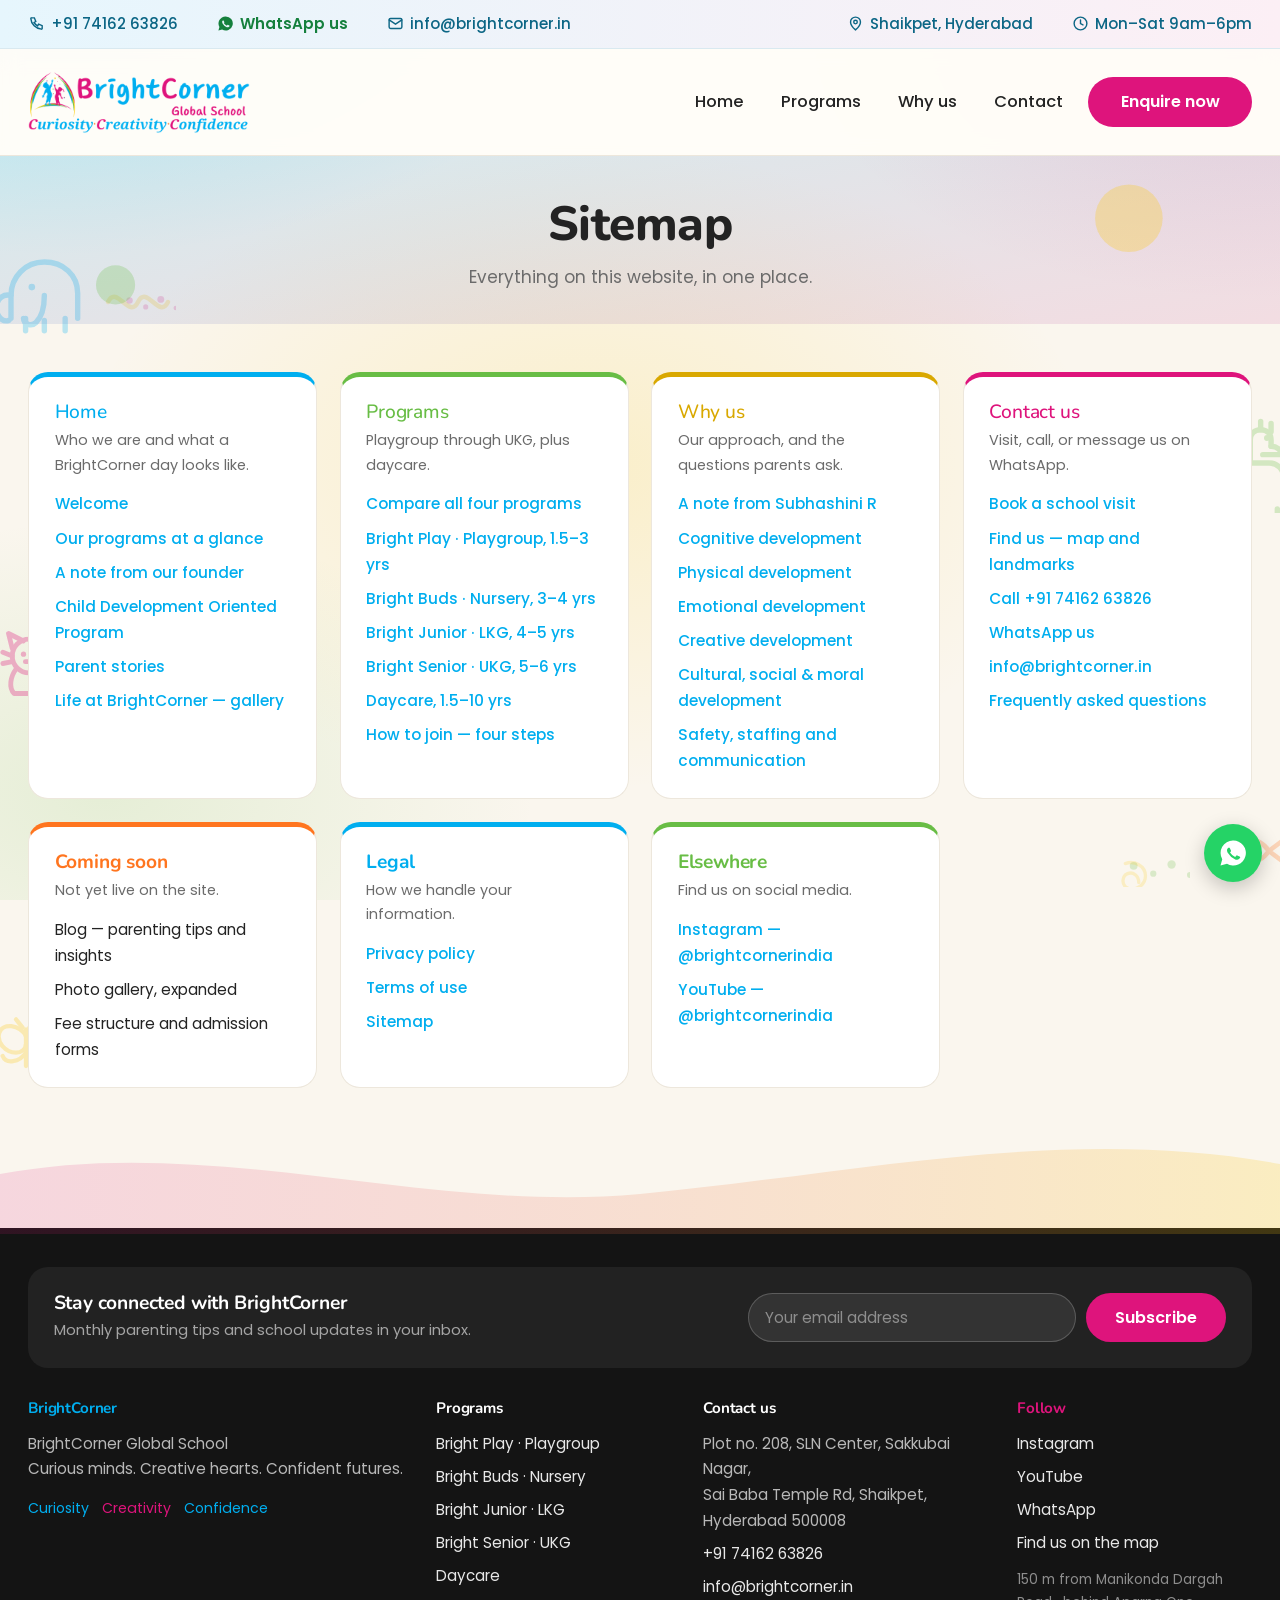
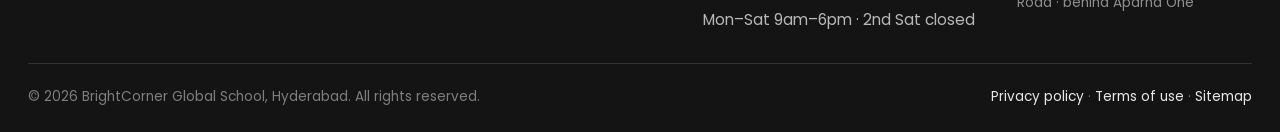
<file: sitemap.html>
<!DOCTYPE html>
<html lang="en">
<head>
<meta charset="utf-8">
<meta name="viewport" content="width=device-width, initial-scale=1">
<title>Sitemap | BrightCorner Global School, Shaikpet, Hyderabad</title>
<meta name="description" content="Every page on the BrightCorner Global School website, in one place.">

<link rel="icon" href="assets/logo.png">
<link rel="preconnect" href="https://fonts.googleapis.com">
<link rel="preconnect" href="https://fonts.gstatic.com" crossorigin>
<link href="https://fonts.googleapis.com/css2?family=Nunito:wght@600;700;800&family=Poppins:wght@300;400;500;600&family=Noto+Serif:ital,wght@1,600;1,700&display=swap" rel="stylesheet">
<link rel="stylesheet" href="assets/styles.css">
</head>
<body>
<svg width="0" height="0" style="position:absolute" aria-hidden="true" focusable="false"><defs>
<g stroke="currentColor" id="a-bird" fill="none" stroke-width="2.6" stroke-linecap="round" stroke-linejoin="round"><path d="M6 26c0-8 7-14 15-14 6 0 10 3 12 7l9 2-8 4c-1 7-7 12-14 12-8 0-14-5-14-11Z"/><path d="M21 19c2 2 3 5 3 8"/><circle cx="27" cy="20" r="1.6" fill="currentColor" stroke="none"/><path d="M13 35l-4 6M20 37l-2 7"/></g>
<g stroke="currentColor" id="a-rabbit" fill="none" stroke-width="2.6" stroke-linecap="round" stroke-linejoin="round"><path d="M17 22c-2-7-3-13-1-15s5 3 6 10M27 22c2-7 4-13 6-12s0 8-2 14"/><circle cx="22" cy="28" r="8"/><path d="M16 34c-3 3-4 8-2 11 3 4 13 4 16 0 2-3 1-8-2-11"/><circle cx="19.5" cy="27" r="1.4" fill="currentColor" stroke="none"/><circle cx="24.5" cy="27" r="1.4" fill="currentColor" stroke="none"/></g>
<g stroke="currentColor" id="a-cat" fill="none" stroke-width="2.6" stroke-linecap="round" stroke-linejoin="round"><path d="M14 20l-2-8 8 4M32 20l2-8-8 4"/><circle cx="23" cy="24" r="9"/><path d="M16 31c-3 4-4 10-1 13h16c3-3 2-9-1-13"/><path d="M32 44c6 0 8-4 6-8"/><circle cx="20" cy="23" r="1.4" fill="currentColor" stroke="none"/><circle cx="26" cy="23" r="1.4" fill="currentColor" stroke="none"/><path d="M21 27h4M14 24l-5-2M14 27l-5 1M32 24l5-2M32 27l5 1"/></g>
<g stroke="currentColor" id="a-elephant" fill="none" stroke-width="2.6" stroke-linecap="round" stroke-linejoin="round"><path d="M12 40V29c0-9 7-16 16-16s16 6 16 15v12"/><path d="M12 29c-4-1-7 2-7 6s3 7 6 6"/><path d="M28 29c0 6-1 10-4 13-2 2-6 1-6-2"/><path d="M19 40v6M28 41v5M38 40v6"/><circle cx="22" cy="25" r="1.6" fill="currentColor" stroke="none"/></g>
<g stroke="currentColor" id="a-giraffe" fill="none" stroke-width="2.6" stroke-linecap="round" stroke-linejoin="round"><path d="M18 46V33c0-5 4-9 9-9h9c4 0 7 3 7 7v15"/><path d="M27 24V13c0-3 2-5 5-5s5 2 5 5v3"/><path d="M32 8V4M37 9V5"/><path d="M37 16c3 0 5 2 5 4h-9"/><circle cx="35" cy="12" r="1.4" fill="currentColor" stroke="none"/><path d="M24 46v4M40 46v4"/></g>
<g stroke="currentColor" id="a-butterfly" fill="none" stroke-width="2.6" stroke-linecap="round" stroke-linejoin="round"><path d="M24 14v22"/><path d="M24 18c-4-7-14-8-16-2s4 12 10 12c3 0 6-2 6-5"/><path d="M24 18c4-7 14-8 16-2s-4 12-10 12c-3 0-6-2-6-5"/><path d="M24 28c-4 6-12 7-14 2M24 28c4 6 12 7 14 2"/><path d="M22 13l-4-5M26 13l4-5"/></g>
<g stroke="currentColor" id="a-fish" fill="none" stroke-width="2.6" stroke-linecap="round" stroke-linejoin="round"><path d="M8 24c6-9 20-9 26 0-6 9-20 9-26 0Z"/><path d="M34 24l8-6v12l-8-6Z"/><circle cx="16" cy="22" r="1.5" fill="currentColor" stroke="none"/><path d="M20 17c2 4 2 10 0 14"/></g>
<g stroke="currentColor" id="a-snail" fill="none" stroke-width="2.6" stroke-linecap="round" stroke-linejoin="round"><path d="M8 36h10"/><path d="M18 36c-6 0-9-5-9-10 0-7 6-12 13-12s12 5 12 12-5 10-10 10Z"/><path d="M24 26c-3 0-5-2-5-4s2-4 4-4 4 2 4 5"/><path d="M31 16l4-6M36 15l5-4"/></g>
<g stroke="currentColor" id="a-bee" fill="none" stroke-width="2.6" stroke-linecap="round" stroke-linejoin="round"><ellipse cx="24" cy="28" rx="11" ry="8"/><path d="M20 21v14M26 21v14"/><path d="M18 20c-5-7-13-5-12 0 1 4 7 5 11 3M30 20c5-7 13-5 12 0-1 4-7 5-11 3"/><path d="M14 22l-4-5M11 27H5"/></g>
<g stroke="currentColor" id="a-turtle" fill="none" stroke-width="2.6" stroke-linecap="round" stroke-linejoin="round"><path d="M9 32c0-9 7-15 15-15s15 6 15 15Z"/><path d="M39 30c3 0 5 1 6 3M14 32v5M34 32v5"/><path d="M24 17v15M16 22l4 10M32 22l-4 10"/><circle cx="44" cy="30" r="1.4" fill="currentColor" stroke="none"/></g>
<g stroke="currentColor" id="sq-wave" fill="none" stroke-width="3" stroke-linecap="round"><path d="M2 12c6-12 14 12 20 0s14 12 20 0"/></g>
<g stroke="currentColor" id="sq-loop" fill="none" stroke-width="3" stroke-linecap="round"><path d="M2 26c8-24 20-6 14 2s-14-4-6-10 20 4 26-8"/></g>
<g stroke="currentColor" id="sq-zig" fill="none" stroke-width="3" stroke-linecap="round" stroke-linejoin="round"><path d="M2 18l8-12 8 12 8-12 8 12"/></g>
<g id="sq-dots" fill="currentColor" stroke="none"><circle cx="5" cy="6" r="3"/><circle cx="20" cy="12" r="2.4"/><circle cx="34" cy="5" r="3.2"/><circle cx="48" cy="13" r="2.2"/></g>
<g stroke="currentColor" id="sq-spiral" fill="none" stroke-width="3" stroke-linecap="round"><path d="M22 22c0-6-5-10-10-8s-6 10 0 13 16-2 16-11S18 2 10 5"/></g>
<g stroke="currentColor" id="sq-star" fill="none" stroke-width="3" stroke-linecap="round" stroke-linejoin="round"><path d="M14 2v24M2 14h24M5 5l18 18M23 5 5 23"/></g>
</defs></svg>

<div class="topbar">
  <div class="shell">
    <a href="tel:+917416263826"><svg width="15" height="15" viewBox="0 0 24 24" fill="none" stroke="currentColor" stroke-width="2" stroke-linecap="round"><path d="M5 4h4l2 5-2.5 1.5a12 12 0 0 0 5 5L15 13l5 2v4a1 1 0 0 1-1.1 1A16 16 0 0 1 4 5.1 1 1 0 0 1 5 4Z"/></svg> +91 74162 63826</a>
    <a class="wa" href="https://wa.me/917416263826"><svg width="15" height="15" viewBox="0 0 24 24" fill="currentColor"><path d="M12 2a10 10 0 0 0-8.6 15L2 22l5.2-1.4A10 10 0 1 0 12 2Zm5.3 14.1c-.2.6-1.3 1.2-1.8 1.2-.5.1-1 .1-1.7-.1a12 12 0 0 1-5.7-5c-.4-.7-.9-1.6-.9-2.5s.5-1.4.7-1.6c.2-.2.4-.3.6-.3h.5c.2 0 .4 0 .6.5l.8 1.9c.1.2 0 .4-.1.5l-.4.5c-.1.2-.3.3-.1.6a8.4 8.4 0 0 0 3.6 3.1c.3.2.5.1.6 0l.8-.9c.2-.2.3-.2.6-.1l1.8.9c.3.1.4.2.5.3v.9Z"/></svg> WhatsApp us</a>
    <a class="hide-sm" href="mailto:info@brightcorner.in"><svg width="15" height="15" viewBox="0 0 24 24" fill="none" stroke="currentColor" stroke-width="2" stroke-linecap="round"><rect x="3" y="5" width="18" height="14" rx="2"/><path d="m3 7 9 6 9-6"/></svg> info@brightcorner.in</a>
    <span class="push hide-sm"><svg width="15" height="15" viewBox="0 0 24 24" fill="none" stroke="currentColor" stroke-width="2" stroke-linecap="round"><path d="M12 21s-7-5.5-7-11a7 7 0 1 1 14 0c0 5.5-7 11-7 11Z"/><circle cx="12" cy="10" r="2.5"/></svg> Shaikpet, Hyderabad</span>
    <span class="hide-sm"><svg width="15" height="15" viewBox="0 0 24 24" fill="none" stroke="currentColor" stroke-width="2" stroke-linecap="round"><circle cx="12" cy="12" r="9"/><path d="M12 7v5l3.5 2"/></svg> Mon&ndash;Sat 9am&ndash;6pm</span>
  </div>
</div>
<header>
  <div class="shell bar">
    <a href="index.html"><img class="logo" src="assets/logo.png" alt="BrightCorner Global School — Curiosity, Creativity, Confidence"></a>
    <button class="menu-btn" aria-expanded="false" aria-controls="mainnav" aria-label="Menu">&#9776;</button>
    <nav id="mainnav" aria-label="Main"><ul><li><a href="index.html">Home</a></li><li><a href="programs.html">Programs</a></li><li><a href="why-us.html">Why us</a></li><!-- Blog hidden until posts are live: <li><a href="blog.html">Blog</a></li> --><li><a href="contact.html">Contact</a></li></ul></nav>
    <a class="btn btn-magenta" href="contact.html#enquire">Enquire now</a>
  </div>
</header>
<main>
<div class="page-deco" aria-hidden="true">
  <svg width="100" height="100" viewBox="0 0 48 48" style="top:8%;left:-14px;color:var(--blue)"><use href="#a-elephant"/></svg>
  <svg class="tiny hide-sm" width="74" height="42" viewBox="0 0 48 28" style="top:13%;left:104px;color:var(--amber)"><use href="#sq-wave"/></svg>
  <svg class="faint hide-sm" width="52" height="28" viewBox="0 0 48 26" style="top:14%;left:124px;color:var(--magenta)"><use href="#sq-dots"/></svg>
  <svg width="100" height="100" viewBox="0 0 48 48" style="top:26%;right:-14px;color:var(--green)"><use href="#a-giraffe"/></svg>
  <svg class="tiny hide-sm" width="74" height="42" viewBox="0 0 48 28" style="top:31%;right:104px;color:var(--magenta)"><use href="#sq-loop"/></svg>
  <svg class="onwave" width="90" height="90" viewBox="0 0 48 48" style="top:46%;left:-14px;color:var(--magenta)"><use href="#a-cat"/></svg>
  <svg class="tiny hide-sm" width="66" height="36" viewBox="0 0 48 26" style="top:51%;left:94px;color:var(--blue)"><use href="#sq-zig"/></svg>
  <svg width="86" height="86" viewBox="0 0 48 48" style="top:66%;right:-14px;color:var(--orange)"><use href="#a-fish"/></svg>
  <svg class="tiny hide-sm" width="63" height="34" viewBox="0 0 48 26" style="top:71%;right:90px;color:var(--green)"><use href="#sq-dots"/></svg>
  <svg class="faint hide-sm" width="54" height="29" viewBox="0 0 48 26" style="top:71%;right:112px;color:var(--amber)"><use href="#sq-spiral"/></svg>
  <svg width="80" height="80" viewBox="0 0 48 48" style="top:86%;left:-14px;color:var(--amber)"><use href="#a-butterfly"/></svg>
  <svg class="tiny hide-sm" width="59" height="34" viewBox="0 0 48 28" style="top:91%;left:84px;color:var(--orange)"><use href="#sq-wave"/></svg>
</div>


<section class="banner">
  <svg class="wave" viewBox="0 0 1440 340" preserveAspectRatio="none" aria-hidden="true">
    <defs><linearGradient id="bw" x1="0" y1="0" x2="1" y2="1">
      <stop offset="0" stop-color="#00AEEF" stop-opacity=".15"/>
      <stop offset="1" stop-color="#DE147C" stop-opacity=".12"/></linearGradient></defs>
    <path d="M0 0h1440v210c-230 60-440-30-720 15S220 290 0 230Z" fill="url(#bw)"/>
    <circle cx="1270" cy="70" r="38" fill="#FBC80C" opacity=".28"/>
    <circle cx="130" cy="145" r="22" fill="#68BD45" opacity=".26"/>
  </svg>
  <div class="shell">
    <h1>Sitemap</h1>
    <p>Everything on this website, in one place.</p>
  </div>
</section>

<section style="padding-top:1rem">
  <div class="shell">
    <div class="sitemap-grid">

      <div class="smcard sm1">
        <h3><a href="index.html" style="color:inherit">Home</a></h3>
        <p class="desc">Who we are and what a BrightCorner day looks like.</p>
        <ul>
          <li><a href="index.html#top">Welcome</a></li>
          <li><a href="index.html">Our programs at a glance</a></li>
          <li><a href="index.html">A note from our founder</a></li>
          <li><a href="index.html">Child Development Oriented Program</a></li>
          <li><a href="index.html">Parent stories</a></li>
          <li><a href="index.html">Life at BrightCorner &mdash; gallery</a></li>
        </ul>
      </div>

      <div class="smcard sm2">
        <h3><a href="programs.html" style="color:inherit">Programs</a></h3>
        <p class="desc">Playgroup through UKG, plus daycare.</p>
        <ul>
          <li><a href="programs.html">Compare all four programs</a></li>
          <li><a href="programs.html#play">Bright Play &middot; Playgroup, 1.5&ndash;3 yrs</a></li>
          <li><a href="programs.html#buds">Bright Buds &middot; Nursery, 3&ndash;4 yrs</a></li>
          <li><a href="programs.html#junior">Bright Junior &middot; LKG, 4&ndash;5 yrs</a></li>
          <li><a href="programs.html#senior">Bright Senior &middot; UKG, 5&ndash;6 yrs</a></li>
          <li><a href="programs.html#daycare">Daycare, 1.5&ndash;10 yrs</a></li>
          <li><a href="programs.html">How to join &mdash; four steps</a></li>
        </ul>
      </div>

      <div class="smcard sm3">
        <h3><a href="why-us.html" style="color:inherit">Why us</a></h3>
        <p class="desc">Our approach, and the questions parents ask.</p>
        <ul>
          <li><a href="why-us.html">A note from Subhashini R</a></li>
          <li><a href="why-us.html">Cognitive development</a></li>
          <li><a href="why-us.html">Physical development</a></li>
          <li><a href="why-us.html">Emotional development</a></li>
          <li><a href="why-us.html">Creative development</a></li>
          <li><a href="why-us.html">Cultural, social &amp; moral development</a></li>
          <li><a href="why-us.html">Safety, staffing and communication</a></li>
        </ul>
      </div>

      <div class="smcard sm4">
        <h3><a href="contact.html" style="color:inherit">Contact us</a></h3>
        <p class="desc">Visit, call, or message us on WhatsApp.</p>
        <ul>
          <li><a href="contact.html#enquire">Book a school visit</a></li>
          <li><a href="contact.html#find">Find us &mdash; map and landmarks</a></li>
          <li><a href="tel:+917416263826">Call +91 74162 63826</a></li>
          <li><a href="https://wa.me/917416263826">WhatsApp us</a></li>
          <li><a href="mailto:info@brightcorner.in">info@brightcorner.in</a></li>
          <li><a href="contact.html">Frequently asked questions</a></li>
        </ul>
      </div>

      <div class="smcard sm5">
        <h3>Coming soon</h3>
        <p class="desc">Not yet live on the site.</p>
        <ul>
          <li>Blog &mdash; parenting tips and insights</li>
          <li>Photo gallery, expanded</li>
          <li>Fee structure and admission forms</li>
        </ul>
      </div>

      <div class="smcard sm1">
        <h3>Legal</h3>
        <p class="desc">How we handle your information.</p>
        <ul>
          <li><a href="privacy.html">Privacy policy</a></li>
          <li><a href="terms.html">Terms of use</a></li>
          <li><a href="sitemap.html">Sitemap</a></li>
        </ul>
      </div>

      <div class="smcard sm2">
        <h3>Elsewhere</h3>
        <p class="desc">Find us on social media.</p>
        <ul>
          <li><a href="https://instagram.com/brightcornerindia">Instagram &mdash; @brightcornerindia</a></li>
          <li><a href="https://www.youtube.com/@brightcornerindia">YouTube &mdash; @brightcornerindia</a></li>
        </ul>
      </div>

    </div>
  </div>
</section>
</main>

<svg class="wave-bottom" viewBox="0 0 1440 90" preserveAspectRatio="none" aria-hidden="true">
  <defs><linearGradient id="gwb" x1="0" y1="0" x2="1" y2="0">
    <stop offset="0" stop-color="#DE147C" stop-opacity=".14"/>
    <stop offset="1" stop-color="#FBC80C" stop-opacity=".2"/>
  </linearGradient></defs>
  <path d="M0 90V30c240-40 480 40 720 20s480-70 720-30v70Z" fill="url(#gwb)"/>
</svg>

<footer class="site">
  <div class="shell">
    <div class="news">
      <div>
        <h3>Stay connected with BrightCorner</h3>
        <p>Monthly parenting tips and school updates in your inbox.</p>
      </div>
      <form class="js-news">
        <label for="em" style="position:absolute;left:-9999px">Email address</label>
        <input id="em" type="email" placeholder="Your email address" required>
        <button class="btn btn-magenta" type="submit">Subscribe</button>
      </form>
    </div>

    <div class="foot">
      <div>
        <h4 class="f-blue">BrightCorner</h4>
        <p style="color:#B8B8B8;margin:0">BrightCorner Global School<br>Curious minds. Creative hearts. Confident futures.</p>
        <div class="threeC"><span>Curiosity</span><span>Creativity</span><span>Confidence</span></div>
      </div>
      <div>
        <h4>Programs</h4>
        <ul>
          <li><a href="programs.html#play">Bright Play &middot; Playgroup</a></li>
          <li><a href="programs.html#buds">Bright Buds &middot; Nursery</a></li>
          <li><a href="programs.html#junior">Bright Junior &middot; LKG</a></li>
          <li><a href="programs.html#senior">Bright Senior &middot; UKG</a></li>
          <li><a href="programs.html#daycare">Daycare</a></li>
        </ul>
      </div>
      <div>
        <h4>Contact us</h4>
        <ul>
          <li>Plot no. 208, SLN Center, Sakkubai Nagar,<br>Sai Baba Temple Rd, Shaikpet, Hyderabad 500008</li>
          <li><a href="tel:+917416263826">+91 74162 63826</a></li>
          <li><a href="mailto:info@brightcorner.in">info@brightcorner.in</a></li>
          <li>Mon&ndash;Sat 9am&ndash;6pm &middot; 2nd Sat closed</li>
        </ul>
      </div>
      <div>
        <h4 class="f-magenta">Follow</h4>
        <ul>
          <li><a href="https://instagram.com/brightcornerindia">Instagram</a></li>
          <li><a href="https://www.youtube.com/@brightcornerindia">YouTube</a></li>
          <li><a href="https://wa.me/917416263826">WhatsApp</a></li>
          <li><a href="contact.html#find">Find us on the map</a></li>
        </ul>
        <p style="font-size:.85rem;color:#8E8E8E;margin:.8rem 0 0">150 m from Manikonda Dargah Road &middot; behind Aparna One</p>
      </div>
    </div>

    <div class="legal">
      <span>&copy; <span class="js-yr">2026</span> BrightCorner Global School, Hyderabad. All rights reserved.</span>
      <span><a href="privacy.html">Privacy policy</a> &middot; <a href="terms.html">Terms of use</a> &middot; <a href="sitemap.html">Sitemap</a></span>
    </div>
  </div>
</footer>

<a class="wa-float" href="https://wa.me/917416263826" aria-label="Enquire on WhatsApp">
  <svg width="30" height="30" viewBox="0 0 24 24" fill="#fff"><path d="M12 2a10 10 0 0 0-8.6 15L2 22l5.2-1.4A10 10 0 1 0 12 2Zm5.3 14.1c-.2.6-1.3 1.2-1.8 1.2-.5.1-1 .1-1.7-.1a12 12 0 0 1-5.7-5c-.4-.7-.9-1.6-.9-2.5s.5-1.4.7-1.6c.2-.2.4-.3.6-.3h.5c.2 0 .4 0 .6.5l.8 1.9c.1.2 0 .4-.1.5l-.4.5c-.1.2-.3.3-.1.6a8.4 8.4 0 0 0 3.6 3.1c.3.2.5.1.6 0l.8-.9c.2-.2.3-.2.6-.1l1.8.9c.3.1.4.2.5.3v.9Z"/></svg>
</a>

<script src="assets/site.js"></script>
</body>
</html>
</file>
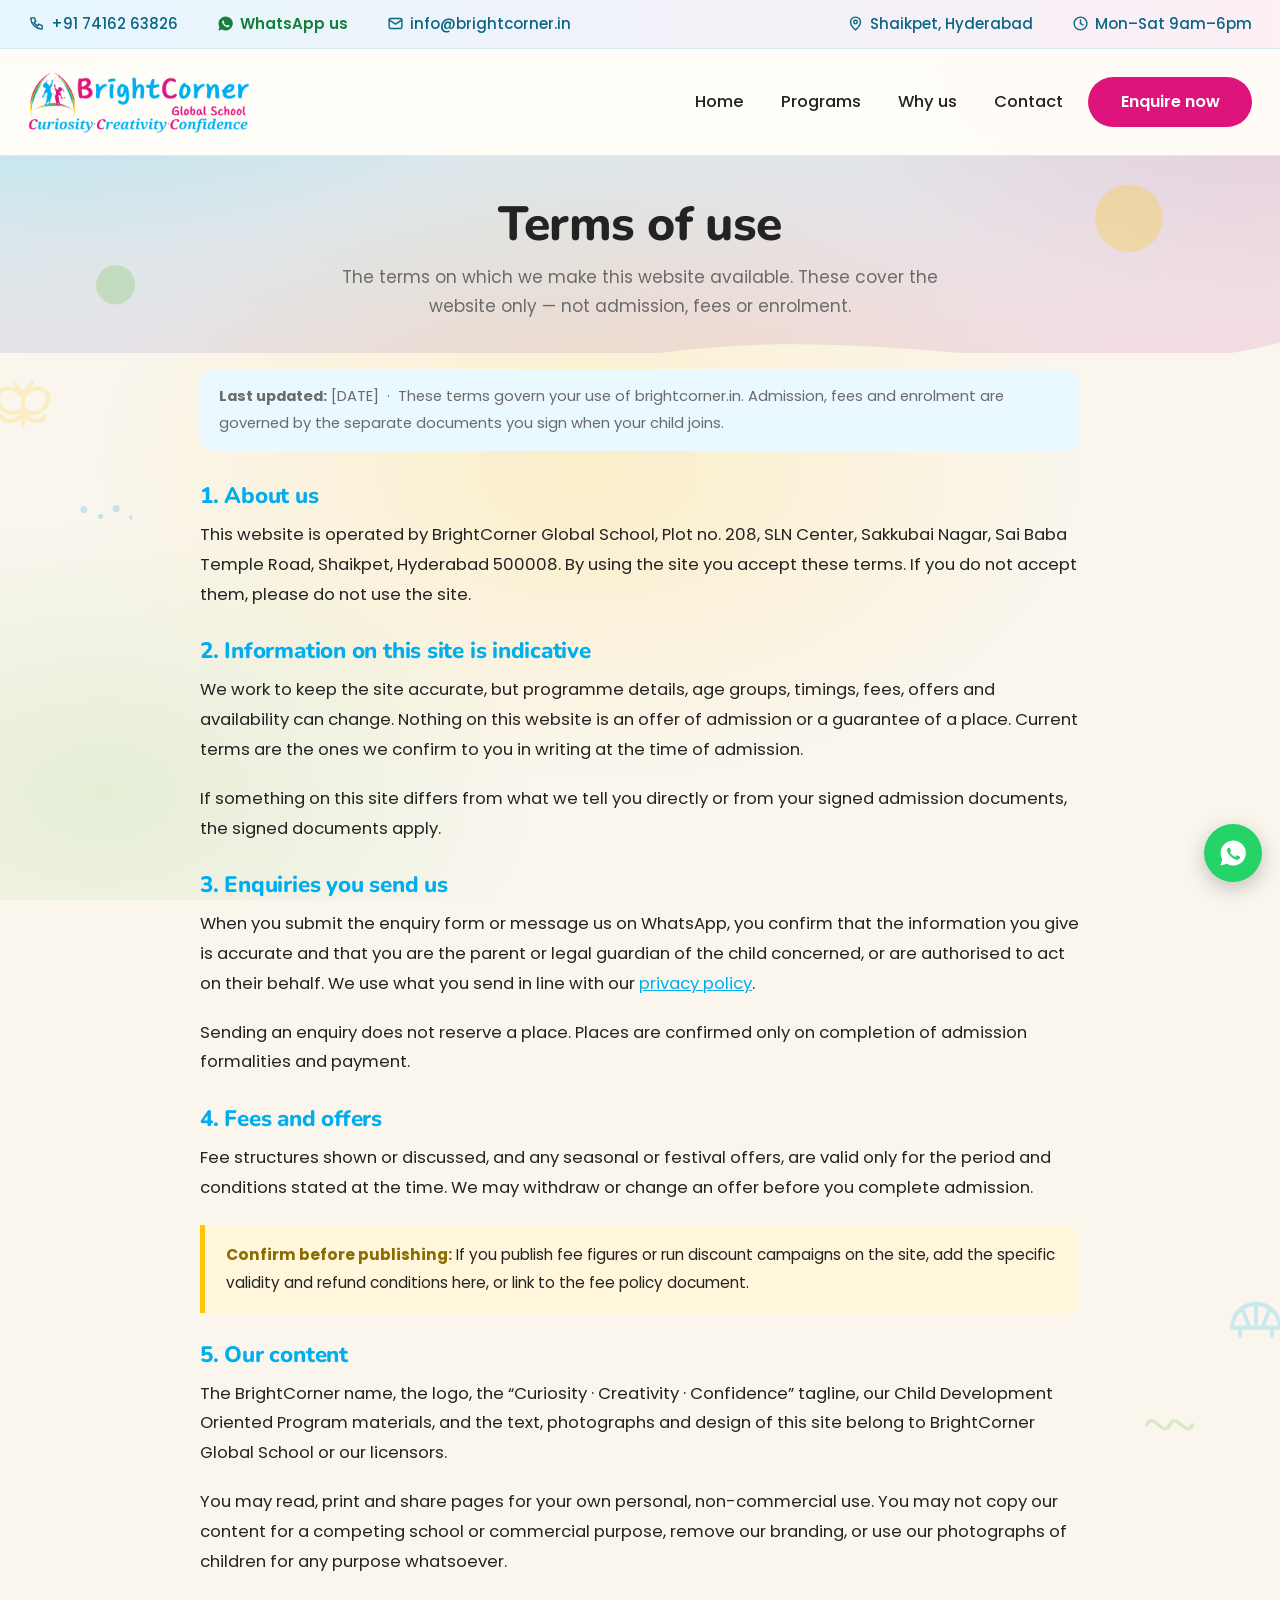
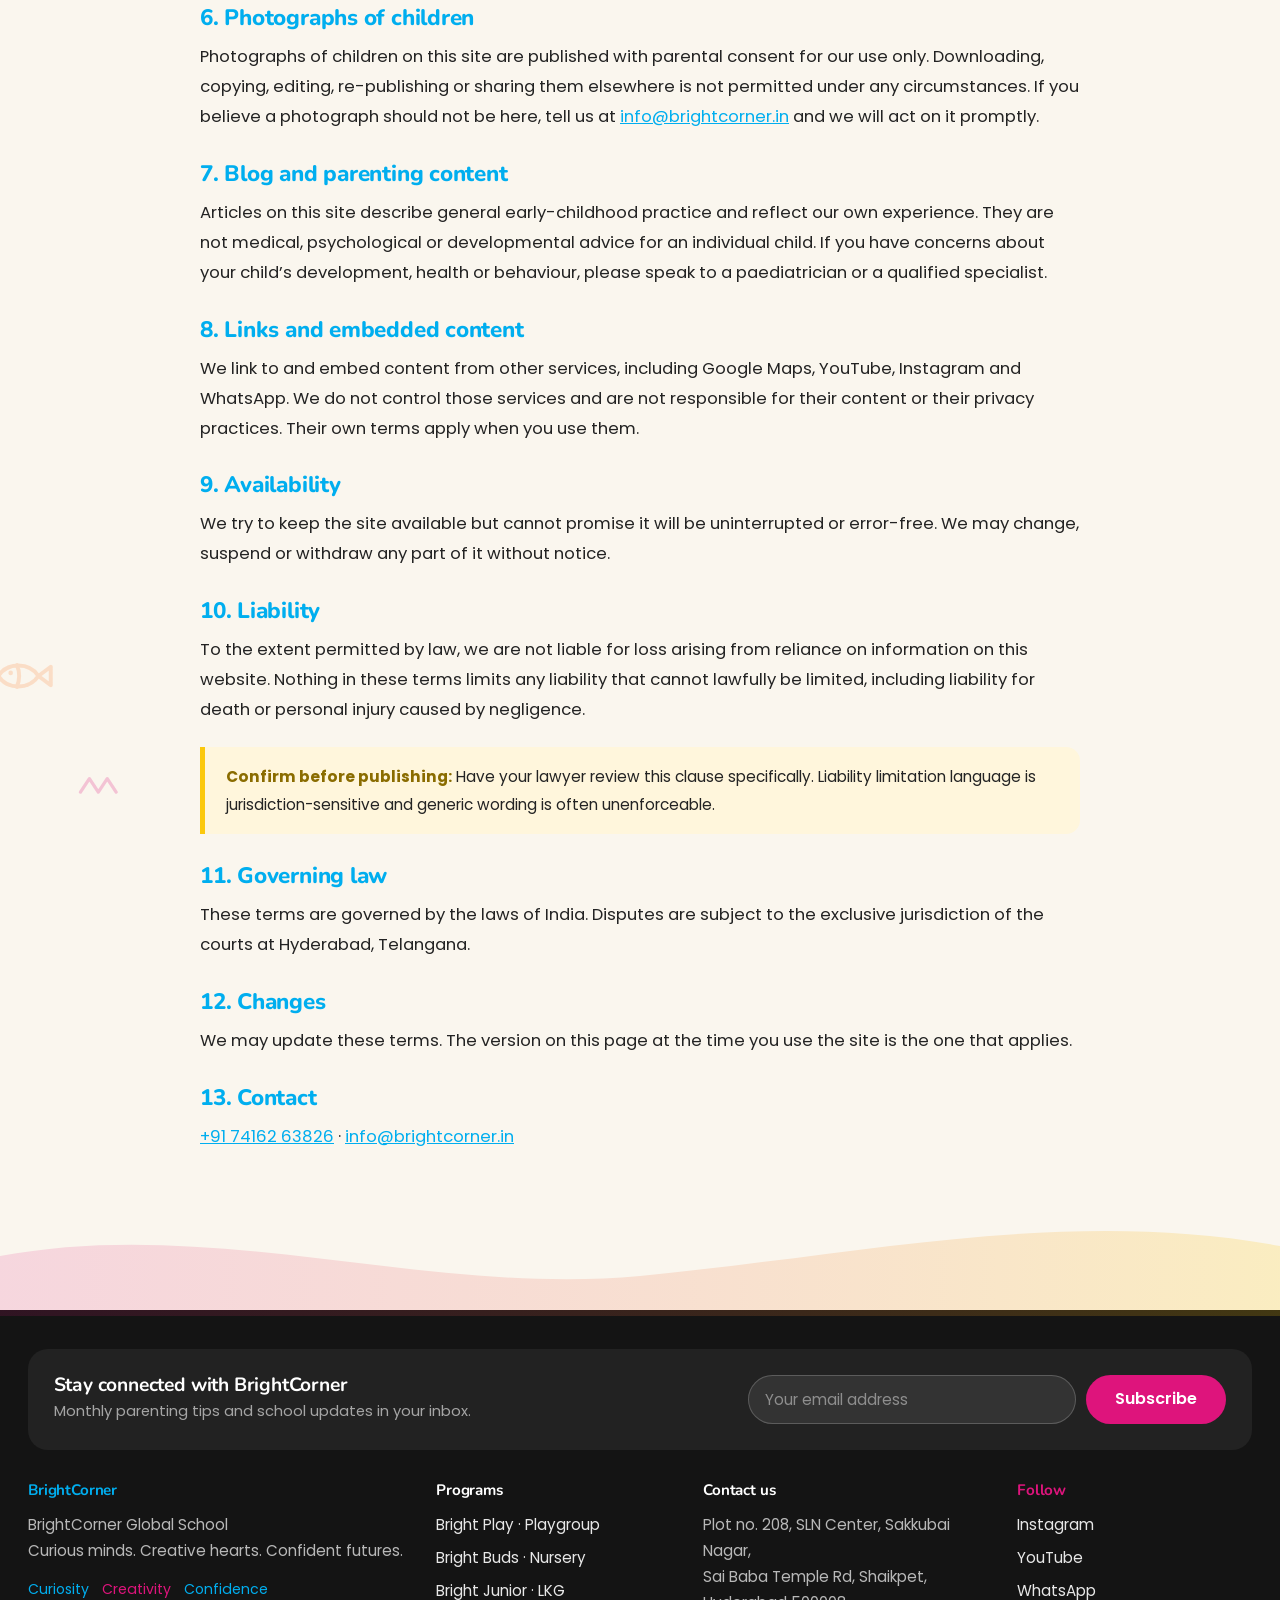
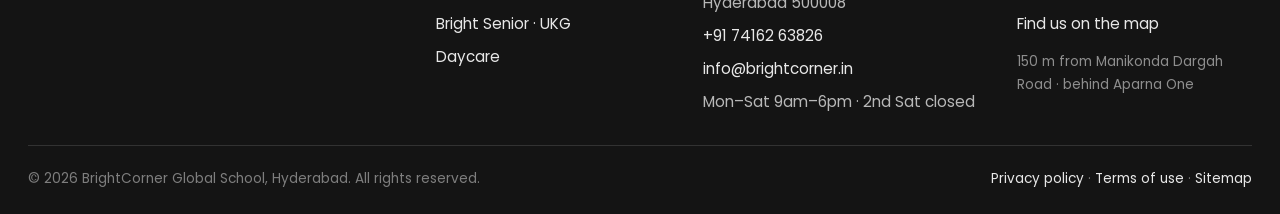
<file: terms.html>
<!DOCTYPE html>
<html lang="en">
<head>
<meta charset="utf-8">
<meta name="viewport" content="width=device-width, initial-scale=1">
<title>Terms of use | BrightCorner Global School, Shaikpet, Hyderabad</title>
<meta name="description" content="The terms on which BrightCorner Global School makes this website available.">

<link rel="icon" href="assets/logo.png">
<link rel="preconnect" href="https://fonts.googleapis.com">
<link rel="preconnect" href="https://fonts.gstatic.com" crossorigin>
<link href="https://fonts.googleapis.com/css2?family=Nunito:wght@600;700;800&family=Poppins:wght@300;400;500;600&family=Noto+Serif:ital,wght@1,600;1,700&display=swap" rel="stylesheet">
<link rel="stylesheet" href="assets/styles.css">
</head>
<body>
<svg width="0" height="0" style="position:absolute" aria-hidden="true" focusable="false"><defs>
<g stroke="currentColor" id="a-bird" fill="none" stroke-width="2.6" stroke-linecap="round" stroke-linejoin="round"><path d="M6 26c0-8 7-14 15-14 6 0 10 3 12 7l9 2-8 4c-1 7-7 12-14 12-8 0-14-5-14-11Z"/><path d="M21 19c2 2 3 5 3 8"/><circle cx="27" cy="20" r="1.6" fill="currentColor" stroke="none"/><path d="M13 35l-4 6M20 37l-2 7"/></g>
<g stroke="currentColor" id="a-rabbit" fill="none" stroke-width="2.6" stroke-linecap="round" stroke-linejoin="round"><path d="M17 22c-2-7-3-13-1-15s5 3 6 10M27 22c2-7 4-13 6-12s0 8-2 14"/><circle cx="22" cy="28" r="8"/><path d="M16 34c-3 3-4 8-2 11 3 4 13 4 16 0 2-3 1-8-2-11"/><circle cx="19.5" cy="27" r="1.4" fill="currentColor" stroke="none"/><circle cx="24.5" cy="27" r="1.4" fill="currentColor" stroke="none"/></g>
<g stroke="currentColor" id="a-cat" fill="none" stroke-width="2.6" stroke-linecap="round" stroke-linejoin="round"><path d="M14 20l-2-8 8 4M32 20l2-8-8 4"/><circle cx="23" cy="24" r="9"/><path d="M16 31c-3 4-4 10-1 13h16c3-3 2-9-1-13"/><path d="M32 44c6 0 8-4 6-8"/><circle cx="20" cy="23" r="1.4" fill="currentColor" stroke="none"/><circle cx="26" cy="23" r="1.4" fill="currentColor" stroke="none"/><path d="M21 27h4M14 24l-5-2M14 27l-5 1M32 24l5-2M32 27l5 1"/></g>
<g stroke="currentColor" id="a-elephant" fill="none" stroke-width="2.6" stroke-linecap="round" stroke-linejoin="round"><path d="M12 40V29c0-9 7-16 16-16s16 6 16 15v12"/><path d="M12 29c-4-1-7 2-7 6s3 7 6 6"/><path d="M28 29c0 6-1 10-4 13-2 2-6 1-6-2"/><path d="M19 40v6M28 41v5M38 40v6"/><circle cx="22" cy="25" r="1.6" fill="currentColor" stroke="none"/></g>
<g stroke="currentColor" id="a-giraffe" fill="none" stroke-width="2.6" stroke-linecap="round" stroke-linejoin="round"><path d="M18 46V33c0-5 4-9 9-9h9c4 0 7 3 7 7v15"/><path d="M27 24V13c0-3 2-5 5-5s5 2 5 5v3"/><path d="M32 8V4M37 9V5"/><path d="M37 16c3 0 5 2 5 4h-9"/><circle cx="35" cy="12" r="1.4" fill="currentColor" stroke="none"/><path d="M24 46v4M40 46v4"/></g>
<g stroke="currentColor" id="a-butterfly" fill="none" stroke-width="2.6" stroke-linecap="round" stroke-linejoin="round"><path d="M24 14v22"/><path d="M24 18c-4-7-14-8-16-2s4 12 10 12c3 0 6-2 6-5"/><path d="M24 18c4-7 14-8 16-2s-4 12-10 12c-3 0-6-2-6-5"/><path d="M24 28c-4 6-12 7-14 2M24 28c4 6 12 7 14 2"/><path d="M22 13l-4-5M26 13l4-5"/></g>
<g stroke="currentColor" id="a-fish" fill="none" stroke-width="2.6" stroke-linecap="round" stroke-linejoin="round"><path d="M8 24c6-9 20-9 26 0-6 9-20 9-26 0Z"/><path d="M34 24l8-6v12l-8-6Z"/><circle cx="16" cy="22" r="1.5" fill="currentColor" stroke="none"/><path d="M20 17c2 4 2 10 0 14"/></g>
<g stroke="currentColor" id="a-snail" fill="none" stroke-width="2.6" stroke-linecap="round" stroke-linejoin="round"><path d="M8 36h10"/><path d="M18 36c-6 0-9-5-9-10 0-7 6-12 13-12s12 5 12 12-5 10-10 10Z"/><path d="M24 26c-3 0-5-2-5-4s2-4 4-4 4 2 4 5"/><path d="M31 16l4-6M36 15l5-4"/></g>
<g stroke="currentColor" id="a-bee" fill="none" stroke-width="2.6" stroke-linecap="round" stroke-linejoin="round"><ellipse cx="24" cy="28" rx="11" ry="8"/><path d="M20 21v14M26 21v14"/><path d="M18 20c-5-7-13-5-12 0 1 4 7 5 11 3M30 20c5-7 13-5 12 0-1 4-7 5-11 3"/><path d="M14 22l-4-5M11 27H5"/></g>
<g stroke="currentColor" id="a-turtle" fill="none" stroke-width="2.6" stroke-linecap="round" stroke-linejoin="round"><path d="M9 32c0-9 7-15 15-15s15 6 15 15Z"/><path d="M39 30c3 0 5 1 6 3M14 32v5M34 32v5"/><path d="M24 17v15M16 22l4 10M32 22l-4 10"/><circle cx="44" cy="30" r="1.4" fill="currentColor" stroke="none"/></g>
<g stroke="currentColor" id="sq-wave" fill="none" stroke-width="3" stroke-linecap="round"><path d="M2 12c6-12 14 12 20 0s14 12 20 0"/></g>
<g stroke="currentColor" id="sq-loop" fill="none" stroke-width="3" stroke-linecap="round"><path d="M2 26c8-24 20-6 14 2s-14-4-6-10 20 4 26-8"/></g>
<g stroke="currentColor" id="sq-zig" fill="none" stroke-width="3" stroke-linecap="round" stroke-linejoin="round"><path d="M2 18l8-12 8 12 8-12 8 12"/></g>
<g id="sq-dots" fill="currentColor" stroke="none"><circle cx="5" cy="6" r="3"/><circle cx="20" cy="12" r="2.4"/><circle cx="34" cy="5" r="3.2"/><circle cx="48" cy="13" r="2.2"/></g>
<g stroke="currentColor" id="sq-spiral" fill="none" stroke-width="3" stroke-linecap="round"><path d="M22 22c0-6-5-10-10-8s-6 10 0 13 16-2 16-11S18 2 10 5"/></g>
<g stroke="currentColor" id="sq-star" fill="none" stroke-width="3" stroke-linecap="round" stroke-linejoin="round"><path d="M14 2v24M2 14h24M5 5l18 18M23 5 5 23"/></g>
</defs></svg>

<div class="topbar">
  <div class="shell">
    <a href="tel:+917416263826"><svg width="15" height="15" viewBox="0 0 24 24" fill="none" stroke="currentColor" stroke-width="2" stroke-linecap="round"><path d="M5 4h4l2 5-2.5 1.5a12 12 0 0 0 5 5L15 13l5 2v4a1 1 0 0 1-1.1 1A16 16 0 0 1 4 5.1 1 1 0 0 1 5 4Z"/></svg> +91 74162 63826</a>
    <a class="wa" href="https://wa.me/917416263826"><svg width="15" height="15" viewBox="0 0 24 24" fill="currentColor"><path d="M12 2a10 10 0 0 0-8.6 15L2 22l5.2-1.4A10 10 0 1 0 12 2Zm5.3 14.1c-.2.6-1.3 1.2-1.8 1.2-.5.1-1 .1-1.7-.1a12 12 0 0 1-5.7-5c-.4-.7-.9-1.6-.9-2.5s.5-1.4.7-1.6c.2-.2.4-.3.6-.3h.5c.2 0 .4 0 .6.5l.8 1.9c.1.2 0 .4-.1.5l-.4.5c-.1.2-.3.3-.1.6a8.4 8.4 0 0 0 3.6 3.1c.3.2.5.1.6 0l.8-.9c.2-.2.3-.2.6-.1l1.8.9c.3.1.4.2.5.3v.9Z"/></svg> WhatsApp us</a>
    <a class="hide-sm" href="mailto:info@brightcorner.in"><svg width="15" height="15" viewBox="0 0 24 24" fill="none" stroke="currentColor" stroke-width="2" stroke-linecap="round"><rect x="3" y="5" width="18" height="14" rx="2"/><path d="m3 7 9 6 9-6"/></svg> info@brightcorner.in</a>
    <span class="push hide-sm"><svg width="15" height="15" viewBox="0 0 24 24" fill="none" stroke="currentColor" stroke-width="2" stroke-linecap="round"><path d="M12 21s-7-5.5-7-11a7 7 0 1 1 14 0c0 5.5-7 11-7 11Z"/><circle cx="12" cy="10" r="2.5"/></svg> Shaikpet, Hyderabad</span>
    <span class="hide-sm"><svg width="15" height="15" viewBox="0 0 24 24" fill="none" stroke="currentColor" stroke-width="2" stroke-linecap="round"><circle cx="12" cy="12" r="9"/><path d="M12 7v5l3.5 2"/></svg> Mon&ndash;Sat 9am&ndash;6pm</span>
  </div>
</div>
<header>
  <div class="shell bar">
    <a href="index.html"><img class="logo" src="assets/logo.png" alt="BrightCorner Global School — Curiosity, Creativity, Confidence"></a>
    <button class="menu-btn" aria-expanded="false" aria-controls="mainnav" aria-label="Menu">&#9776;</button>
    <nav id="mainnav" aria-label="Main"><ul><li><a href="index.html">Home</a></li><li><a href="programs.html">Programs</a></li><li><a href="why-us.html">Why us</a></li><!-- Blog hidden until posts are live: <li><a href="blog.html">Blog</a></li> --><li><a href="contact.html">Contact</a></li></ul></nav>
    <a class="btn btn-magenta" href="contact.html#enquire">Enquire now</a>
  </div>
</header>
<main>
<div class="page-deco" aria-hidden="true">
  <svg class="faint" width="74" height="74" viewBox="0 0 48 48" style="top:8%;left:-14px;color:var(--amber)"><use href="#a-butterfly"/></svg>
  <svg class="tiny hide-sm" width="54" height="29" viewBox="0 0 48 26" style="top:13%;left:78px;color:var(--blue)"><use href="#sq-dots"/></svg>
  <svg class="faint" width="76" height="76" viewBox="0 0 48 48" style="top:42%;right:-14px;color:var(--blue)"><use href="#a-turtle"/></svg>
  <svg class="tiny hide-sm" width="56" height="32" viewBox="0 0 48 28" style="top:47%;right:80px;color:var(--green)"><use href="#sq-wave"/></svg>
  <svg class="faint" width="74" height="74" viewBox="0 0 48 48" style="top:78%;left:-14px;color:var(--orange)"><use href="#a-fish"/></svg>
  <svg class="tiny hide-sm" width="54" height="29" viewBox="0 0 48 26" style="top:83%;left:78px;color:var(--magenta)"><use href="#sq-zig"/></svg>
</div>


<section class="banner">
  <svg class="wave" viewBox="0 0 1440 340" preserveAspectRatio="none" aria-hidden="true">
    <defs><linearGradient id="bw" x1="0" y1="0" x2="1" y2="1">
      <stop offset="0" stop-color="#00AEEF" stop-opacity=".15"/>
      <stop offset="1" stop-color="#DE147C" stop-opacity=".12"/></linearGradient></defs>
    <path d="M0 0h1440v210c-230 60-440-30-720 15S220 290 0 230Z" fill="url(#bw)"/>
    <circle cx="1270" cy="70" r="38" fill="#FBC80C" opacity=".28"/>
    <circle cx="130" cy="145" r="22" fill="#68BD45" opacity=".26"/>
  </svg>
  <div class="shell">
    <h1>Terms of use</h1>
    <p>The terms on which we make this website available. These cover the website only &mdash; not admission, fees or enrolment.</p>
  </div>
</section>

<section style="padding-top:1rem">
  <div class="narrow legal-page">
    <p class="updated"><strong>Last updated:</strong> [DATE] &nbsp;&middot;&nbsp; These terms govern
    your use of brightcorner.in. Admission, fees and enrolment are governed by the separate documents
    you sign when your child joins.</p>

    <h2>1. About us</h2>
    <p>This website is operated by BrightCorner Global School, Plot no. 208, SLN Center, Sakkubai
    Nagar, Sai Baba Temple Road, Shaikpet, Hyderabad 500008. By using the site you accept these
    terms. If you do not accept them, please do not use the site.</p>

    <h2>2. Information on this site is indicative</h2>
    <p>We work to keep the site accurate, but programme details, age groups, timings, fees, offers
    and availability can change. Nothing on this website is an offer of admission or a guarantee of
    a place. Current terms are the ones we confirm to you in writing at the time of admission.</p>
    <p>If something on this site differs from what we tell you directly or from your signed
    admission documents, the signed documents apply.</p>

    <h2>3. Enquiries you send us</h2>
    <p>When you submit the enquiry form or message us on WhatsApp, you confirm that the information
    you give is accurate and that you are the parent or legal guardian of the child concerned, or
    are authorised to act on their behalf. We use what you send in line with our
    <a href="privacy.html">privacy policy</a>.</p>
    <p>Sending an enquiry does not reserve a place. Places are confirmed only on completion of
    admission formalities and payment.</p>

    <h2>4. Fees and offers</h2>
    <p>Fee structures shown or discussed, and any seasonal or festival offers, are valid only for the
    period and conditions stated at the time. We may withdraw or change an offer before you complete
    admission.</p>

    <div class="todo"><p><b>Confirm before publishing:</b> If you publish fee figures or run discount campaigns on the site, add the specific validity and refund conditions here, or link to the fee policy document.</p></div>

    <h2>5. Our content</h2>
    <p>The BrightCorner name, the logo, the &ldquo;Curiosity &middot; Creativity &middot;
    Confidence&rdquo; tagline, our Child Development Oriented Program materials, and the text,
    photographs and design of this site belong to BrightCorner Global School or our licensors.</p>
    <p>You may read, print and share pages for your own personal, non-commercial use. You may not
    copy our content for a competing school or commercial purpose, remove our branding, or use our
    photographs of children for any purpose whatsoever.</p>

    <h2>6. Photographs of children</h2>
    <p>Photographs of children on this site are published with parental consent for our use only.
    Downloading, copying, editing, re-publishing or sharing them elsewhere is not permitted under any
    circumstances. If you believe a photograph should not be here, tell us at
    <a href="mailto:info@brightcorner.in">info@brightcorner.in</a> and we will act on it promptly.</p>

    <h2>7. Blog and parenting content</h2>
    <p>Articles on this site describe general early-childhood practice and reflect our own
    experience. They are not medical, psychological or developmental advice for an individual child.
    If you have concerns about your child&rsquo;s development, health or behaviour, please speak to a
    paediatrician or a qualified specialist.</p>

    <h2>8. Links and embedded content</h2>
    <p>We link to and embed content from other services, including Google Maps, YouTube, Instagram
    and WhatsApp. We do not control those services and are not responsible for their content or
    their privacy practices. Their own terms apply when you use them.</p>

    <h2>9. Availability</h2>
    <p>We try to keep the site available but cannot promise it will be uninterrupted or error-free.
    We may change, suspend or withdraw any part of it without notice.</p>

    <h2>10. Liability</h2>
    <p>To the extent permitted by law, we are not liable for loss arising from reliance on
    information on this website. Nothing in these terms limits any liability that cannot lawfully be
    limited, including liability for death or personal injury caused by negligence.</p>

    <div class="todo"><p><b>Confirm before publishing:</b> Have your lawyer review this clause specifically. Liability limitation language is jurisdiction-sensitive and generic wording is often unenforceable.</p></div>

    <h2>11. Governing law</h2>
    <p>These terms are governed by the laws of India. Disputes are subject to the exclusive
    jurisdiction of the courts at Hyderabad, Telangana.</p>

    <h2>12. Changes</h2>
    <p>We may update these terms. The version on this page at the time you use the site is the one
    that applies.</p>

    <h2>13. Contact</h2>
    <p><a href="tel:+917416263826">+91 74162 63826</a> &middot;
    <a href="mailto:info@brightcorner.in">info@brightcorner.in</a></p>
  </div>
</section>
</main>

<svg class="wave-bottom" viewBox="0 0 1440 90" preserveAspectRatio="none" aria-hidden="true">
  <defs><linearGradient id="gwb" x1="0" y1="0" x2="1" y2="0">
    <stop offset="0" stop-color="#DE147C" stop-opacity=".14"/>
    <stop offset="1" stop-color="#FBC80C" stop-opacity=".2"/>
  </linearGradient></defs>
  <path d="M0 90V30c240-40 480 40 720 20s480-70 720-30v70Z" fill="url(#gwb)"/>
</svg>

<footer class="site">
  <div class="shell">
    <div class="news">
      <div>
        <h3>Stay connected with BrightCorner</h3>
        <p>Monthly parenting tips and school updates in your inbox.</p>
      </div>
      <form class="js-news">
        <label for="em" style="position:absolute;left:-9999px">Email address</label>
        <input id="em" type="email" placeholder="Your email address" required>
        <button class="btn btn-magenta" type="submit">Subscribe</button>
      </form>
    </div>

    <div class="foot">
      <div>
        <h4 class="f-blue">BrightCorner</h4>
        <p style="color:#B8B8B8;margin:0">BrightCorner Global School<br>Curious minds. Creative hearts. Confident futures.</p>
        <div class="threeC"><span>Curiosity</span><span>Creativity</span><span>Confidence</span></div>
      </div>
      <div>
        <h4>Programs</h4>
        <ul>
          <li><a href="programs.html#play">Bright Play &middot; Playgroup</a></li>
          <li><a href="programs.html#buds">Bright Buds &middot; Nursery</a></li>
          <li><a href="programs.html#junior">Bright Junior &middot; LKG</a></li>
          <li><a href="programs.html#senior">Bright Senior &middot; UKG</a></li>
          <li><a href="programs.html#daycare">Daycare</a></li>
        </ul>
      </div>
      <div>
        <h4>Contact us</h4>
        <ul>
          <li>Plot no. 208, SLN Center, Sakkubai Nagar,<br>Sai Baba Temple Rd, Shaikpet, Hyderabad 500008</li>
          <li><a href="tel:+917416263826">+91 74162 63826</a></li>
          <li><a href="mailto:info@brightcorner.in">info@brightcorner.in</a></li>
          <li>Mon&ndash;Sat 9am&ndash;6pm &middot; 2nd Sat closed</li>
        </ul>
      </div>
      <div>
        <h4 class="f-magenta">Follow</h4>
        <ul>
          <li><a href="https://instagram.com/brightcornerindia">Instagram</a></li>
          <li><a href="https://www.youtube.com/@brightcornerindia">YouTube</a></li>
          <li><a href="https://wa.me/917416263826">WhatsApp</a></li>
          <li><a href="contact.html#find">Find us on the map</a></li>
        </ul>
        <p style="font-size:.85rem;color:#8E8E8E;margin:.8rem 0 0">150 m from Manikonda Dargah Road &middot; behind Aparna One</p>
      </div>
    </div>

    <div class="legal">
      <span>&copy; <span class="js-yr">2026</span> BrightCorner Global School, Hyderabad. All rights reserved.</span>
      <span><a href="privacy.html">Privacy policy</a> &middot; <a href="terms.html">Terms of use</a> &middot; <a href="sitemap.html">Sitemap</a></span>
    </div>
  </div>
</footer>

<a class="wa-float" href="https://wa.me/917416263826" aria-label="Enquire on WhatsApp">
  <svg width="30" height="30" viewBox="0 0 24 24" fill="#fff"><path d="M12 2a10 10 0 0 0-8.6 15L2 22l5.2-1.4A10 10 0 1 0 12 2Zm5.3 14.1c-.2.6-1.3 1.2-1.8 1.2-.5.1-1 .1-1.7-.1a12 12 0 0 1-5.7-5c-.4-.7-.9-1.6-.9-2.5s.5-1.4.7-1.6c.2-.2.4-.3.6-.3h.5c.2 0 .4 0 .6.5l.8 1.9c.1.2 0 .4-.1.5l-.4.5c-.1.2-.3.3-.1.6a8.4 8.4 0 0 0 3.6 3.1c.3.2.5.1.6 0l.8-.9c.2-.2.3-.2.6-.1l1.8.9c.3.1.4.2.5.3v.9Z"/></svg>
</a>

<script src="assets/site.js"></script>
</body>
</html>
</file>
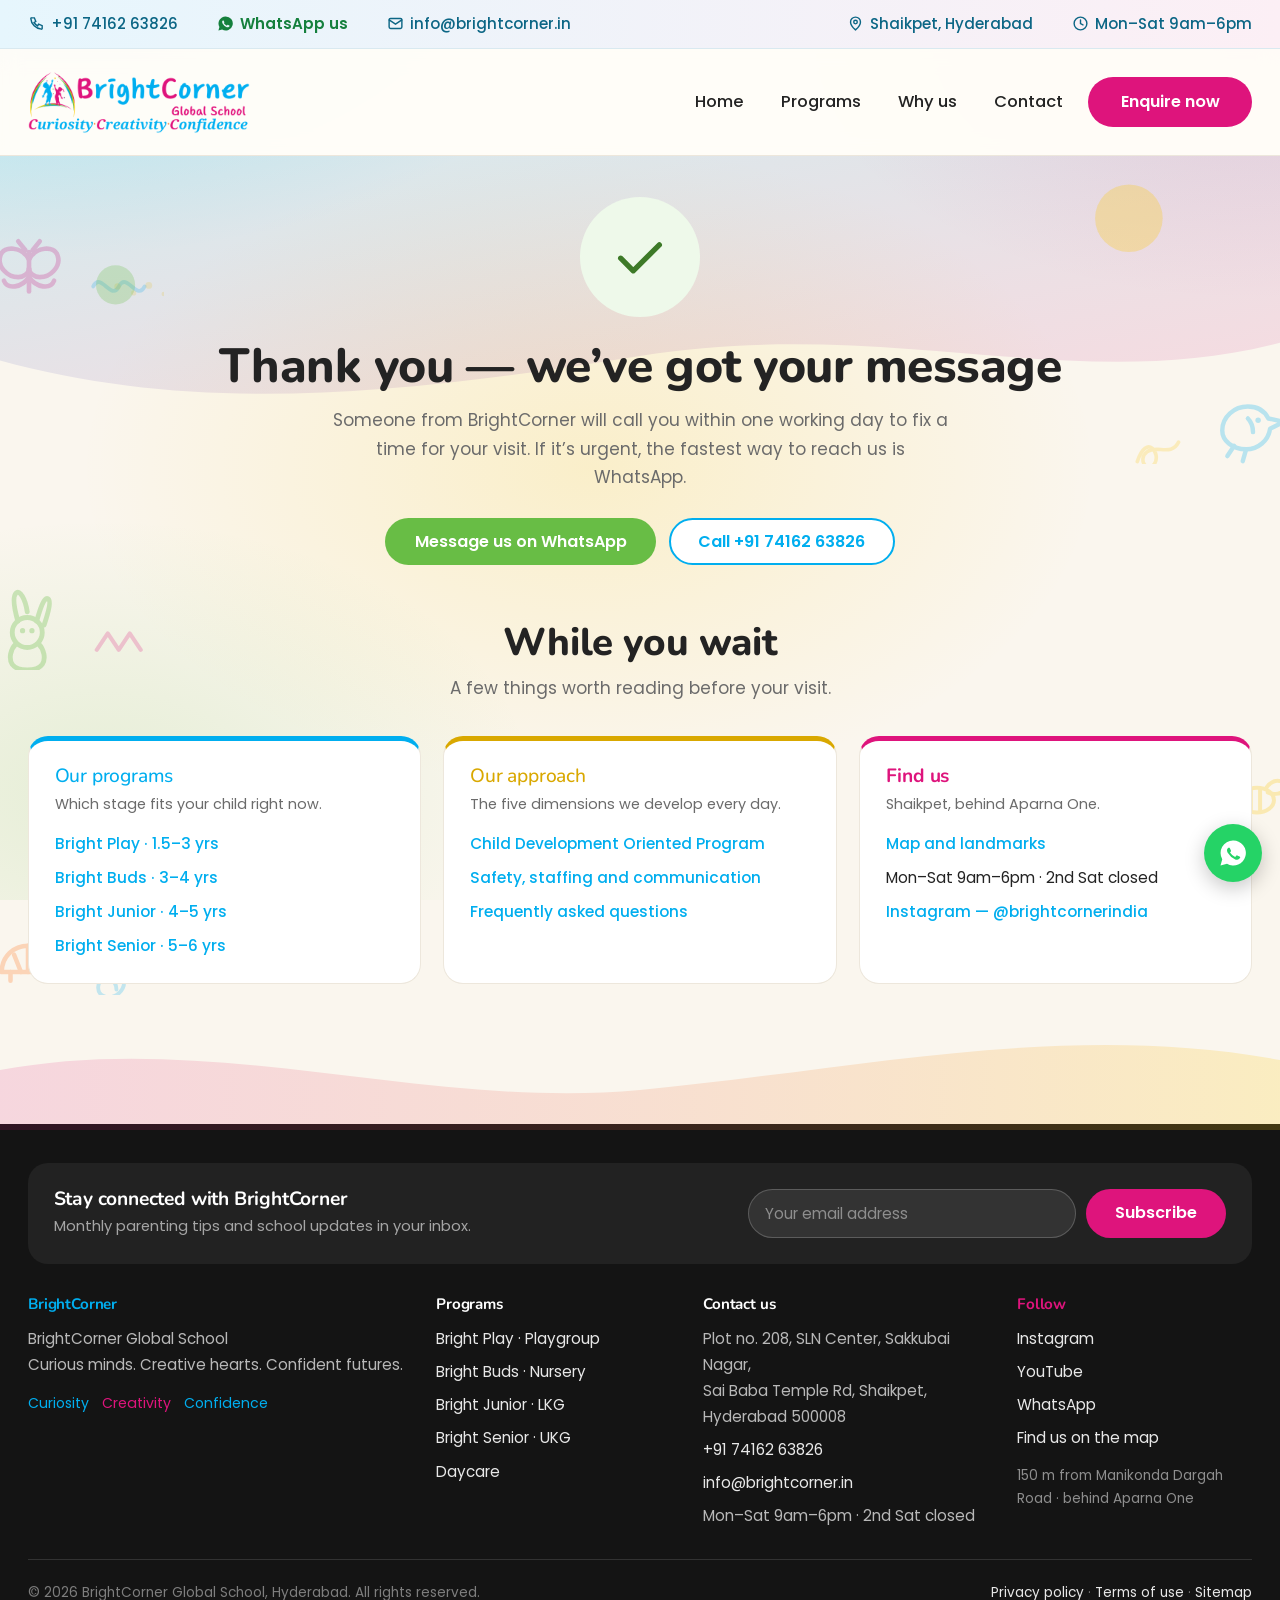
<file: thanks.html>
<!DOCTYPE html>
<html lang="en">
<head>
<meta charset="utf-8">
<meta name="viewport" content="width=device-width, initial-scale=1">
<title>Thank you | BrightCorner Global School</title>
<meta name="description" content="Thanks for your enquiry — BrightCorner Global School will be in touch within one working day.">
<meta name="robots" content="noindex, nofollow">

<link rel="icon" href="assets/logo.png">
<link rel="preconnect" href="https://fonts.googleapis.com">
<link rel="preconnect" href="https://fonts.gstatic.com" crossorigin>
<link href="https://fonts.googleapis.com/css2?family=Nunito:wght@600;700;800&family=Poppins:wght@300;400;500;600&family=Noto+Serif:ital,wght@1,600;1,700&display=swap" rel="stylesheet">
<link rel="stylesheet" href="assets/styles.css">
</head>
<body>
<svg width="0" height="0" style="position:absolute" aria-hidden="true" focusable="false"><defs>
<g stroke="currentColor" id="a-bird" fill="none" stroke-width="2.6" stroke-linecap="round" stroke-linejoin="round"><path d="M6 26c0-8 7-14 15-14 6 0 10 3 12 7l9 2-8 4c-1 7-7 12-14 12-8 0-14-5-14-11Z"/><path d="M21 19c2 2 3 5 3 8"/><circle cx="27" cy="20" r="1.6" fill="currentColor" stroke="none"/><path d="M13 35l-4 6M20 37l-2 7"/></g>
<g stroke="currentColor" id="a-rabbit" fill="none" stroke-width="2.6" stroke-linecap="round" stroke-linejoin="round"><path d="M17 22c-2-7-3-13-1-15s5 3 6 10M27 22c2-7 4-13 6-12s0 8-2 14"/><circle cx="22" cy="28" r="8"/><path d="M16 34c-3 3-4 8-2 11 3 4 13 4 16 0 2-3 1-8-2-11"/><circle cx="19.5" cy="27" r="1.4" fill="currentColor" stroke="none"/><circle cx="24.5" cy="27" r="1.4" fill="currentColor" stroke="none"/></g>
<g stroke="currentColor" id="a-cat" fill="none" stroke-width="2.6" stroke-linecap="round" stroke-linejoin="round"><path d="M14 20l-2-8 8 4M32 20l2-8-8 4"/><circle cx="23" cy="24" r="9"/><path d="M16 31c-3 4-4 10-1 13h16c3-3 2-9-1-13"/><path d="M32 44c6 0 8-4 6-8"/><circle cx="20" cy="23" r="1.4" fill="currentColor" stroke="none"/><circle cx="26" cy="23" r="1.4" fill="currentColor" stroke="none"/><path d="M21 27h4M14 24l-5-2M14 27l-5 1M32 24l5-2M32 27l5 1"/></g>
<g stroke="currentColor" id="a-elephant" fill="none" stroke-width="2.6" stroke-linecap="round" stroke-linejoin="round"><path d="M12 40V29c0-9 7-16 16-16s16 6 16 15v12"/><path d="M12 29c-4-1-7 2-7 6s3 7 6 6"/><path d="M28 29c0 6-1 10-4 13-2 2-6 1-6-2"/><path d="M19 40v6M28 41v5M38 40v6"/><circle cx="22" cy="25" r="1.6" fill="currentColor" stroke="none"/></g>
<g stroke="currentColor" id="a-giraffe" fill="none" stroke-width="2.6" stroke-linecap="round" stroke-linejoin="round"><path d="M18 46V33c0-5 4-9 9-9h9c4 0 7 3 7 7v15"/><path d="M27 24V13c0-3 2-5 5-5s5 2 5 5v3"/><path d="M32 8V4M37 9V5"/><path d="M37 16c3 0 5 2 5 4h-9"/><circle cx="35" cy="12" r="1.4" fill="currentColor" stroke="none"/><path d="M24 46v4M40 46v4"/></g>
<g stroke="currentColor" id="a-butterfly" fill="none" stroke-width="2.6" stroke-linecap="round" stroke-linejoin="round"><path d="M24 14v22"/><path d="M24 18c-4-7-14-8-16-2s4 12 10 12c3 0 6-2 6-5"/><path d="M24 18c4-7 14-8 16-2s-4 12-10 12c-3 0-6-2-6-5"/><path d="M24 28c-4 6-12 7-14 2M24 28c4 6 12 7 14 2"/><path d="M22 13l-4-5M26 13l4-5"/></g>
<g stroke="currentColor" id="a-fish" fill="none" stroke-width="2.6" stroke-linecap="round" stroke-linejoin="round"><path d="M8 24c6-9 20-9 26 0-6 9-20 9-26 0Z"/><path d="M34 24l8-6v12l-8-6Z"/><circle cx="16" cy="22" r="1.5" fill="currentColor" stroke="none"/><path d="M20 17c2 4 2 10 0 14"/></g>
<g stroke="currentColor" id="a-snail" fill="none" stroke-width="2.6" stroke-linecap="round" stroke-linejoin="round"><path d="M8 36h10"/><path d="M18 36c-6 0-9-5-9-10 0-7 6-12 13-12s12 5 12 12-5 10-10 10Z"/><path d="M24 26c-3 0-5-2-5-4s2-4 4-4 4 2 4 5"/><path d="M31 16l4-6M36 15l5-4"/></g>
<g stroke="currentColor" id="a-bee" fill="none" stroke-width="2.6" stroke-linecap="round" stroke-linejoin="round"><ellipse cx="24" cy="28" rx="11" ry="8"/><path d="M20 21v14M26 21v14"/><path d="M18 20c-5-7-13-5-12 0 1 4 7 5 11 3M30 20c5-7 13-5 12 0-1 4-7 5-11 3"/><path d="M14 22l-4-5M11 27H5"/></g>
<g stroke="currentColor" id="a-turtle" fill="none" stroke-width="2.6" stroke-linecap="round" stroke-linejoin="round"><path d="M9 32c0-9 7-15 15-15s15 6 15 15Z"/><path d="M39 30c3 0 5 1 6 3M14 32v5M34 32v5"/><path d="M24 17v15M16 22l4 10M32 22l-4 10"/><circle cx="44" cy="30" r="1.4" fill="currentColor" stroke="none"/></g>
<g stroke="currentColor" id="sq-wave" fill="none" stroke-width="3" stroke-linecap="round"><path d="M2 12c6-12 14 12 20 0s14 12 20 0"/></g>
<g stroke="currentColor" id="sq-loop" fill="none" stroke-width="3" stroke-linecap="round"><path d="M2 26c8-24 20-6 14 2s-14-4-6-10 20 4 26-8"/></g>
<g stroke="currentColor" id="sq-zig" fill="none" stroke-width="3" stroke-linecap="round" stroke-linejoin="round"><path d="M2 18l8-12 8 12 8-12 8 12"/></g>
<g id="sq-dots" fill="currentColor" stroke="none"><circle cx="5" cy="6" r="3"/><circle cx="20" cy="12" r="2.4"/><circle cx="34" cy="5" r="3.2"/><circle cx="48" cy="13" r="2.2"/></g>
<g stroke="currentColor" id="sq-spiral" fill="none" stroke-width="3" stroke-linecap="round"><path d="M22 22c0-6-5-10-10-8s-6 10 0 13 16-2 16-11S18 2 10 5"/></g>
<g stroke="currentColor" id="sq-star" fill="none" stroke-width="3" stroke-linecap="round" stroke-linejoin="round"><path d="M14 2v24M2 14h24M5 5l18 18M23 5 5 23"/></g>
</defs></svg>

<div class="topbar">
  <div class="shell">
    <a href="tel:+917416263826"><svg width="15" height="15" viewBox="0 0 24 24" fill="none" stroke="currentColor" stroke-width="2" stroke-linecap="round"><path d="M5 4h4l2 5-2.5 1.5a12 12 0 0 0 5 5L15 13l5 2v4a1 1 0 0 1-1.1 1A16 16 0 0 1 4 5.1 1 1 0 0 1 5 4Z"/></svg> +91 74162 63826</a>
    <a class="wa" href="https://wa.me/917416263826"><svg width="15" height="15" viewBox="0 0 24 24" fill="currentColor"><path d="M12 2a10 10 0 0 0-8.6 15L2 22l5.2-1.4A10 10 0 1 0 12 2Zm5.3 14.1c-.2.6-1.3 1.2-1.8 1.2-.5.1-1 .1-1.7-.1a12 12 0 0 1-5.7-5c-.4-.7-.9-1.6-.9-2.5s.5-1.4.7-1.6c.2-.2.4-.3.6-.3h.5c.2 0 .4 0 .6.5l.8 1.9c.1.2 0 .4-.1.5l-.4.5c-.1.2-.3.3-.1.6a8.4 8.4 0 0 0 3.6 3.1c.3.2.5.1.6 0l.8-.9c.2-.2.3-.2.6-.1l1.8.9c.3.1.4.2.5.3v.9Z"/></svg> WhatsApp us</a>
    <a class="hide-sm" href="mailto:info@brightcorner.in"><svg width="15" height="15" viewBox="0 0 24 24" fill="none" stroke="currentColor" stroke-width="2" stroke-linecap="round"><rect x="3" y="5" width="18" height="14" rx="2"/><path d="m3 7 9 6 9-6"/></svg> info@brightcorner.in</a>
    <span class="push hide-sm"><svg width="15" height="15" viewBox="0 0 24 24" fill="none" stroke="currentColor" stroke-width="2" stroke-linecap="round"><path d="M12 21s-7-5.5-7-11a7 7 0 1 1 14 0c0 5.5-7 11-7 11Z"/><circle cx="12" cy="10" r="2.5"/></svg> Shaikpet, Hyderabad</span>
    <span class="hide-sm"><svg width="15" height="15" viewBox="0 0 24 24" fill="none" stroke="currentColor" stroke-width="2" stroke-linecap="round"><circle cx="12" cy="12" r="9"/><path d="M12 7v5l3.5 2"/></svg> Mon&ndash;Sat 9am&ndash;6pm</span>
  </div>
</div>
<header>
  <div class="shell bar">
    <a href="index.html"><img class="logo" src="assets/logo.png" alt="BrightCorner Global School — Curiosity, Creativity, Confidence"></a>
    <button class="menu-btn" aria-expanded="false" aria-controls="mainnav" aria-label="Menu">&#9776;</button>
    <nav id="mainnav" aria-label="Main"><ul><li><a href="index.html">Home</a></li><li><a href="programs.html">Programs</a></li><li><a href="why-us.html">Why us</a></li><!-- Blog hidden until posts are live: <li><a href="blog.html">Blog</a></li> --><li><a href="contact.html">Contact</a></li></ul></nav>
    <a class="btn btn-magenta" href="contact.html#enquire">Enquire now</a>
  </div>
</header>
<main>
<div class="page-deco" aria-hidden="true">
  <svg width="86" height="86" viewBox="0 0 48 48" style="top:8%;left:-14px;color:var(--magenta)"><use href="#a-butterfly"/></svg>
  <svg class="tiny hide-sm" width="63" height="36" viewBox="0 0 48 28" style="top:13%;left:90px;color:var(--blue)"><use href="#sq-wave"/></svg>
  <svg class="faint hide-sm" width="52" height="28" viewBox="0 0 48 26" style="top:14%;left:112px;color:var(--amber)"><use href="#sq-dots"/></svg>
  <svg width="82" height="82" viewBox="0 0 48 48" style="top:26%;right:-14px;color:var(--blue)"><use href="#a-bird"/></svg>
  <svg class="tiny hide-sm" width="60" height="34" viewBox="0 0 48 28" style="top:31%;right:86px;color:var(--amber)"><use href="#sq-loop"/></svg>
  <svg class="onwave" width="90" height="90" viewBox="0 0 48 48" style="top:48%;left:-14px;color:var(--green)"><use href="#a-rabbit"/></svg>
  <svg class="tiny hide-sm" width="66" height="36" viewBox="0 0 48 26" style="top:53%;left:94px;color:var(--magenta)"><use href="#sq-zig"/></svg>
  <svg width="74" height="74" viewBox="0 0 48 48" style="top:68%;right:-14px;color:var(--amber)"><use href="#a-bee"/></svg>
  <svg class="tiny hide-sm" width="54" height="29" viewBox="0 0 48 26" style="top:73%;right:78px;color:var(--green)"><use href="#sq-dots"/></svg>
  <svg class="faint hide-sm" width="56" height="32" viewBox="0 0 48 28" style="top:73%;right:106px;color:var(--orange)"><use href="#sq-wave"/></svg>
  <svg width="84" height="84" viewBox="0 0 48 48" style="top:86%;left:-14px;color:var(--orange)"><use href="#a-turtle"/></svg>
  <svg class="tiny hide-sm" width="62" height="34" viewBox="0 0 48 26" style="top:91%;left:88px;color:var(--blue)"><use href="#sq-spiral"/></svg>
</div>


<section class="banner" style="padding-bottom:0">
  <svg class="wave" viewBox="0 0 1440 340" preserveAspectRatio="none" aria-hidden="true">
    <defs><linearGradient id="bw" x1="0" y1="0" x2="1" y2="1">
      <stop offset="0" stop-color="#00AEEF" stop-opacity=".15"/>
      <stop offset="1" stop-color="#DE147C" stop-opacity=".12"/></linearGradient></defs>
    <path d="M0 0h1440v210c-230 60-440-30-720 15S220 290 0 230Z" fill="url(#bw)"/>
    <circle cx="1270" cy="70" r="38" fill="#FBC80C" opacity=".28"/>
    <circle cx="130" cy="145" r="22" fill="#68BD45" opacity=".26"/>
  </svg>
  <div class="shell">
    <div style="width:120px;height:120px;border-radius:50%;background:var(--tint-green);
      display:grid;place-items:center;margin:0 auto 1.4rem">
      <svg width="58" height="58" viewBox="0 0 24 24" fill="none" stroke="#3D7A28" stroke-width="2.2"
        stroke-linecap="round" stroke-linejoin="round"><path d="m4 12.5 5.2 5.2L20 7"/></svg>
    </div>
    <h1>Thank you &mdash; we&rsquo;ve got your message</h1>
    <p>Someone from BrightCorner will call you within one working day to fix a time for your visit.
      If it&rsquo;s urgent, the fastest way to reach us is WhatsApp.</p>
    <div class="cta-row" style="justify-content:center;margin-top:1.6rem">
      <a class="btn btn-green" href="https://wa.me/917416263826">Message us on WhatsApp</a>
      <a class="btn btn-blue-outline" href="tel:+917416263826">Call +91 74162 63826</a>
    </div>
  </div>
</section>

<section>
  <div class="shell">
    <div class="sec-head"><h2>While you wait</h2>
      <p>A few things worth reading before your visit.</p></div>
    <div class="sitemap-grid">
      <div class="smcard sm1">
        <h3><a href="programs.html" style="color:inherit">Our programs</a></h3>
        <p class="desc">Which stage fits your child right now.</p>
        <ul>
          <li><a href="programs.html#play">Bright Play &middot; 1.5&ndash;3 yrs</a></li>
          <li><a href="programs.html#buds">Bright Buds &middot; 3&ndash;4 yrs</a></li>
          <li><a href="programs.html#junior">Bright Junior &middot; 4&ndash;5 yrs</a></li>
          <li><a href="programs.html#senior">Bright Senior &middot; 5&ndash;6 yrs</a></li>
        </ul>
      </div>
      <div class="smcard sm3">
        <h3><a href="why-us.html" style="color:inherit">Our approach</a></h3>
        <p class="desc">The five dimensions we develop every day.</p>
        <ul>
          <li><a href="why-us.html">Child Development Oriented Program</a></li>
          <li><a href="why-us.html">Safety, staffing and communication</a></li>
          <li><a href="contact.html">Frequently asked questions</a></li>
        </ul>
      </div>
      <div class="smcard sm4">
        <h3>Find us</h3>
        <p class="desc">Shaikpet, behind Aparna One.</p>
        <ul>
          <li><a href="contact.html#find">Map and landmarks</a></li>
          <li>Mon&ndash;Sat 9am&ndash;6pm &middot; 2nd Sat closed</li>
          <li><a href="https://instagram.com/brightcornerindia">Instagram &mdash; @brightcornerindia</a></li>
        </ul>
      </div>
    </div>
  </div>
</section>
</main>

<svg class="wave-bottom" viewBox="0 0 1440 90" preserveAspectRatio="none" aria-hidden="true">
  <defs><linearGradient id="gwb" x1="0" y1="0" x2="1" y2="0">
    <stop offset="0" stop-color="#DE147C" stop-opacity=".14"/>
    <stop offset="1" stop-color="#FBC80C" stop-opacity=".2"/>
  </linearGradient></defs>
  <path d="M0 90V30c240-40 480 40 720 20s480-70 720-30v70Z" fill="url(#gwb)"/>
</svg>

<footer class="site">
  <div class="shell">
    <div class="news">
      <div>
        <h3>Stay connected with BrightCorner</h3>
        <p>Monthly parenting tips and school updates in your inbox.</p>
      </div>
      <form class="js-news">
        <label for="em" style="position:absolute;left:-9999px">Email address</label>
        <input id="em" type="email" placeholder="Your email address" required>
        <button class="btn btn-magenta" type="submit">Subscribe</button>
      </form>
    </div>

    <div class="foot">
      <div>
        <h4 class="f-blue">BrightCorner</h4>
        <p style="color:#B8B8B8;margin:0">BrightCorner Global School<br>Curious minds. Creative hearts. Confident futures.</p>
        <div class="threeC"><span>Curiosity</span><span>Creativity</span><span>Confidence</span></div>
      </div>
      <div>
        <h4>Programs</h4>
        <ul>
          <li><a href="programs.html#play">Bright Play &middot; Playgroup</a></li>
          <li><a href="programs.html#buds">Bright Buds &middot; Nursery</a></li>
          <li><a href="programs.html#junior">Bright Junior &middot; LKG</a></li>
          <li><a href="programs.html#senior">Bright Senior &middot; UKG</a></li>
          <li><a href="programs.html#daycare">Daycare</a></li>
        </ul>
      </div>
      <div>
        <h4>Contact us</h4>
        <ul>
          <li>Plot no. 208, SLN Center, Sakkubai Nagar,<br>Sai Baba Temple Rd, Shaikpet, Hyderabad 500008</li>
          <li><a href="tel:+917416263826">+91 74162 63826</a></li>
          <li><a href="mailto:info@brightcorner.in">info@brightcorner.in</a></li>
          <li>Mon&ndash;Sat 9am&ndash;6pm &middot; 2nd Sat closed</li>
        </ul>
      </div>
      <div>
        <h4 class="f-magenta">Follow</h4>
        <ul>
          <li><a href="https://instagram.com/brightcornerindia">Instagram</a></li>
          <li><a href="https://www.youtube.com/@brightcornerindia">YouTube</a></li>
          <li><a href="https://wa.me/917416263826">WhatsApp</a></li>
          <li><a href="contact.html#find">Find us on the map</a></li>
        </ul>
        <p style="font-size:.85rem;color:#8E8E8E;margin:.8rem 0 0">150 m from Manikonda Dargah Road &middot; behind Aparna One</p>
      </div>
    </div>

    <div class="legal">
      <span>&copy; <span class="js-yr">2026</span> BrightCorner Global School, Hyderabad. All rights reserved.</span>
      <span><a href="privacy.html">Privacy policy</a> &middot; <a href="terms.html">Terms of use</a> &middot; <a href="sitemap.html">Sitemap</a></span>
    </div>
  </div>
</footer>

<a class="wa-float" href="https://wa.me/917416263826" aria-label="Enquire on WhatsApp">
  <svg width="30" height="30" viewBox="0 0 24 24" fill="#fff"><path d="M12 2a10 10 0 0 0-8.6 15L2 22l5.2-1.4A10 10 0 1 0 12 2Zm5.3 14.1c-.2.6-1.3 1.2-1.8 1.2-.5.1-1 .1-1.7-.1a12 12 0 0 1-5.7-5c-.4-.7-.9-1.6-.9-2.5s.5-1.4.7-1.6c.2-.2.4-.3.6-.3h.5c.2 0 .4 0 .6.5l.8 1.9c.1.2 0 .4-.1.5l-.4.5c-.1.2-.3.3-.1.6a8.4 8.4 0 0 0 3.6 3.1c.3.2.5.1.6 0l.8-.9c.2-.2.3-.2.6-.1l1.8.9c.3.1.4.2.5.3v.9Z"/></svg>
</a>

<script src="assets/site.js"></script>
</body>
</html>
</file>
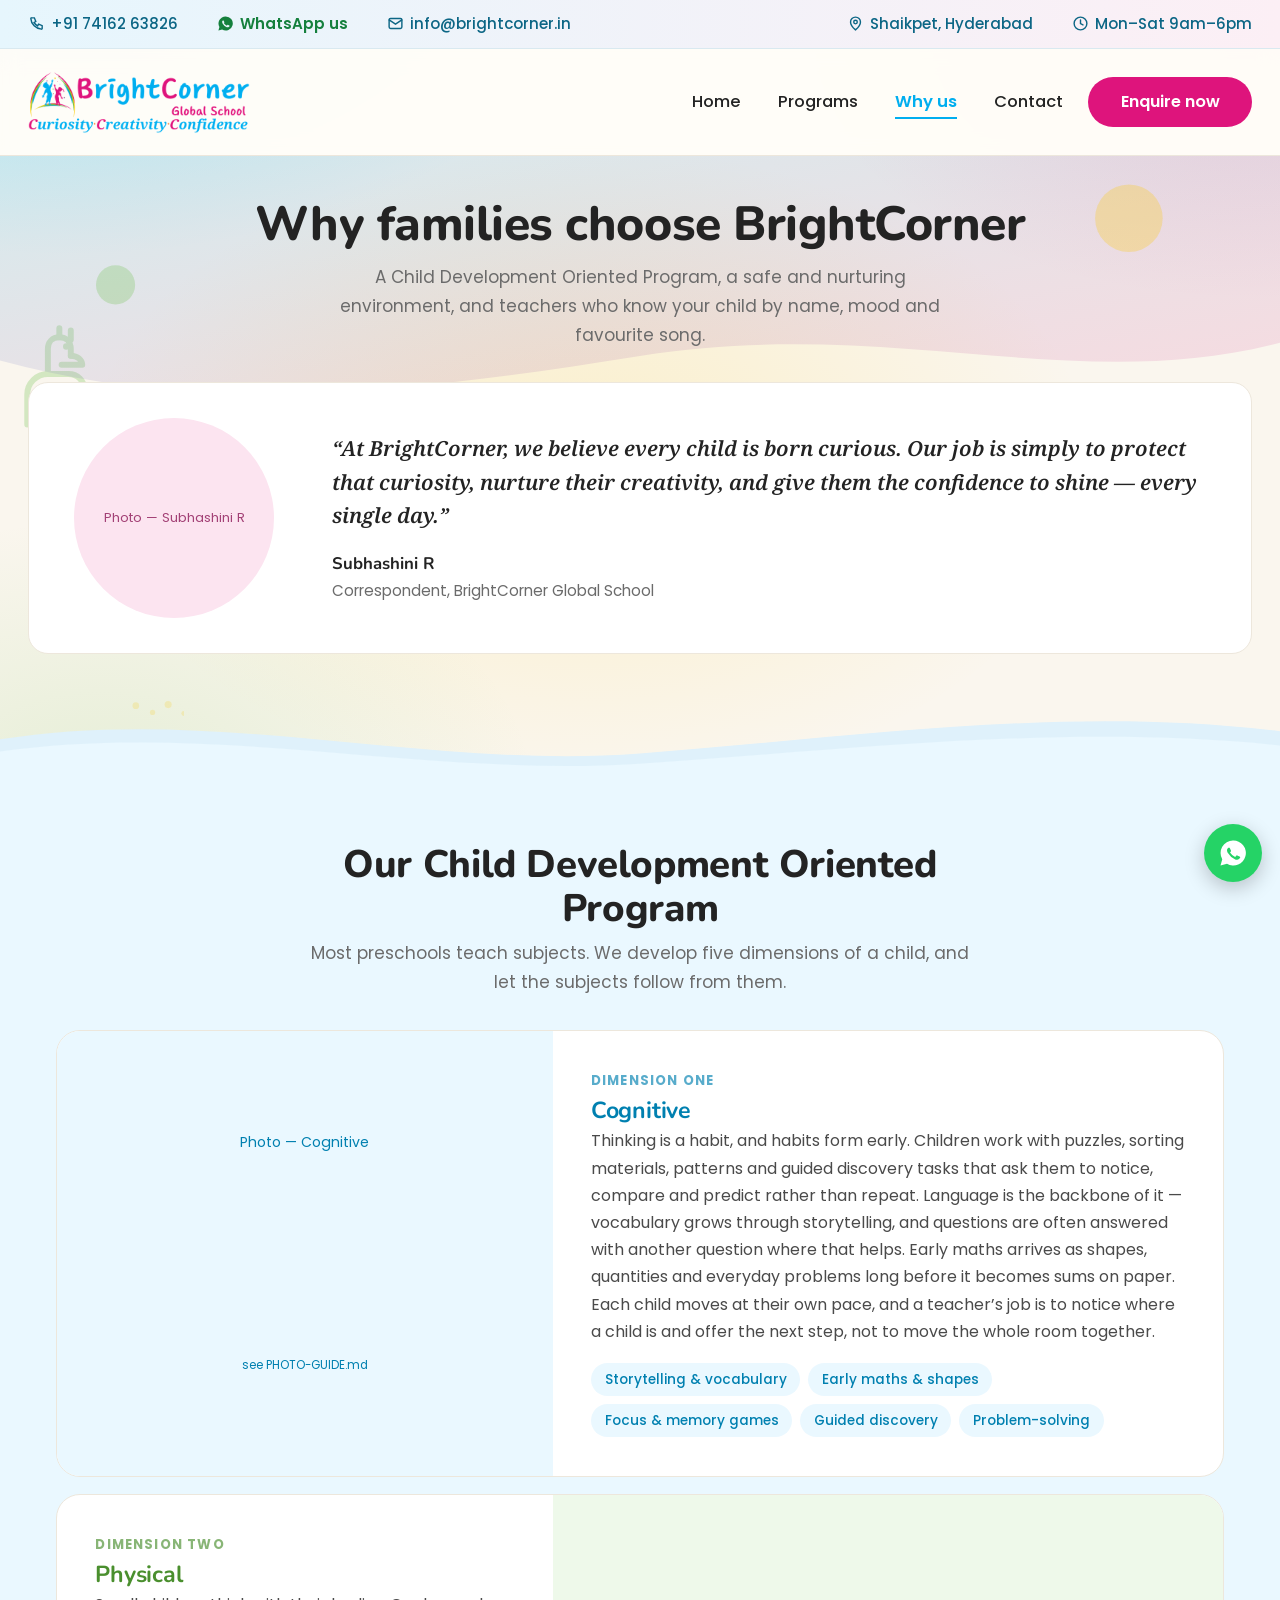
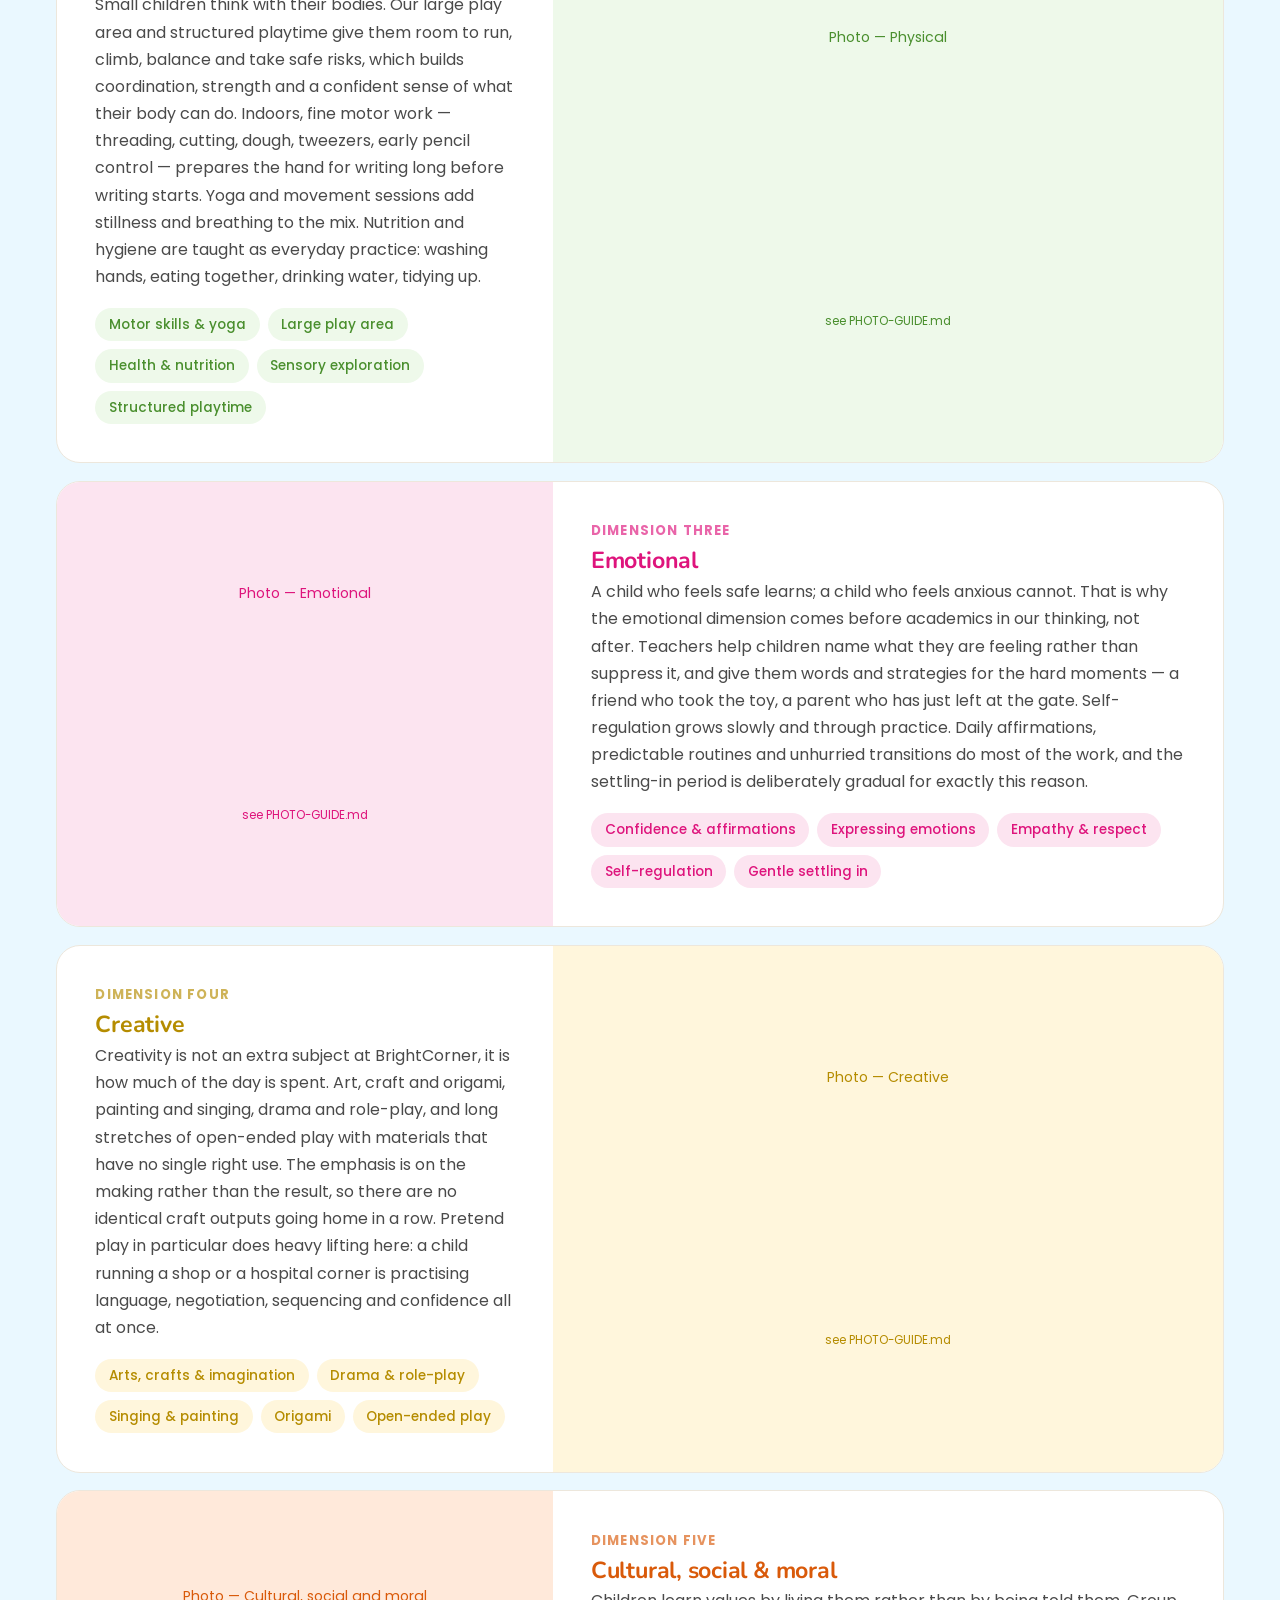
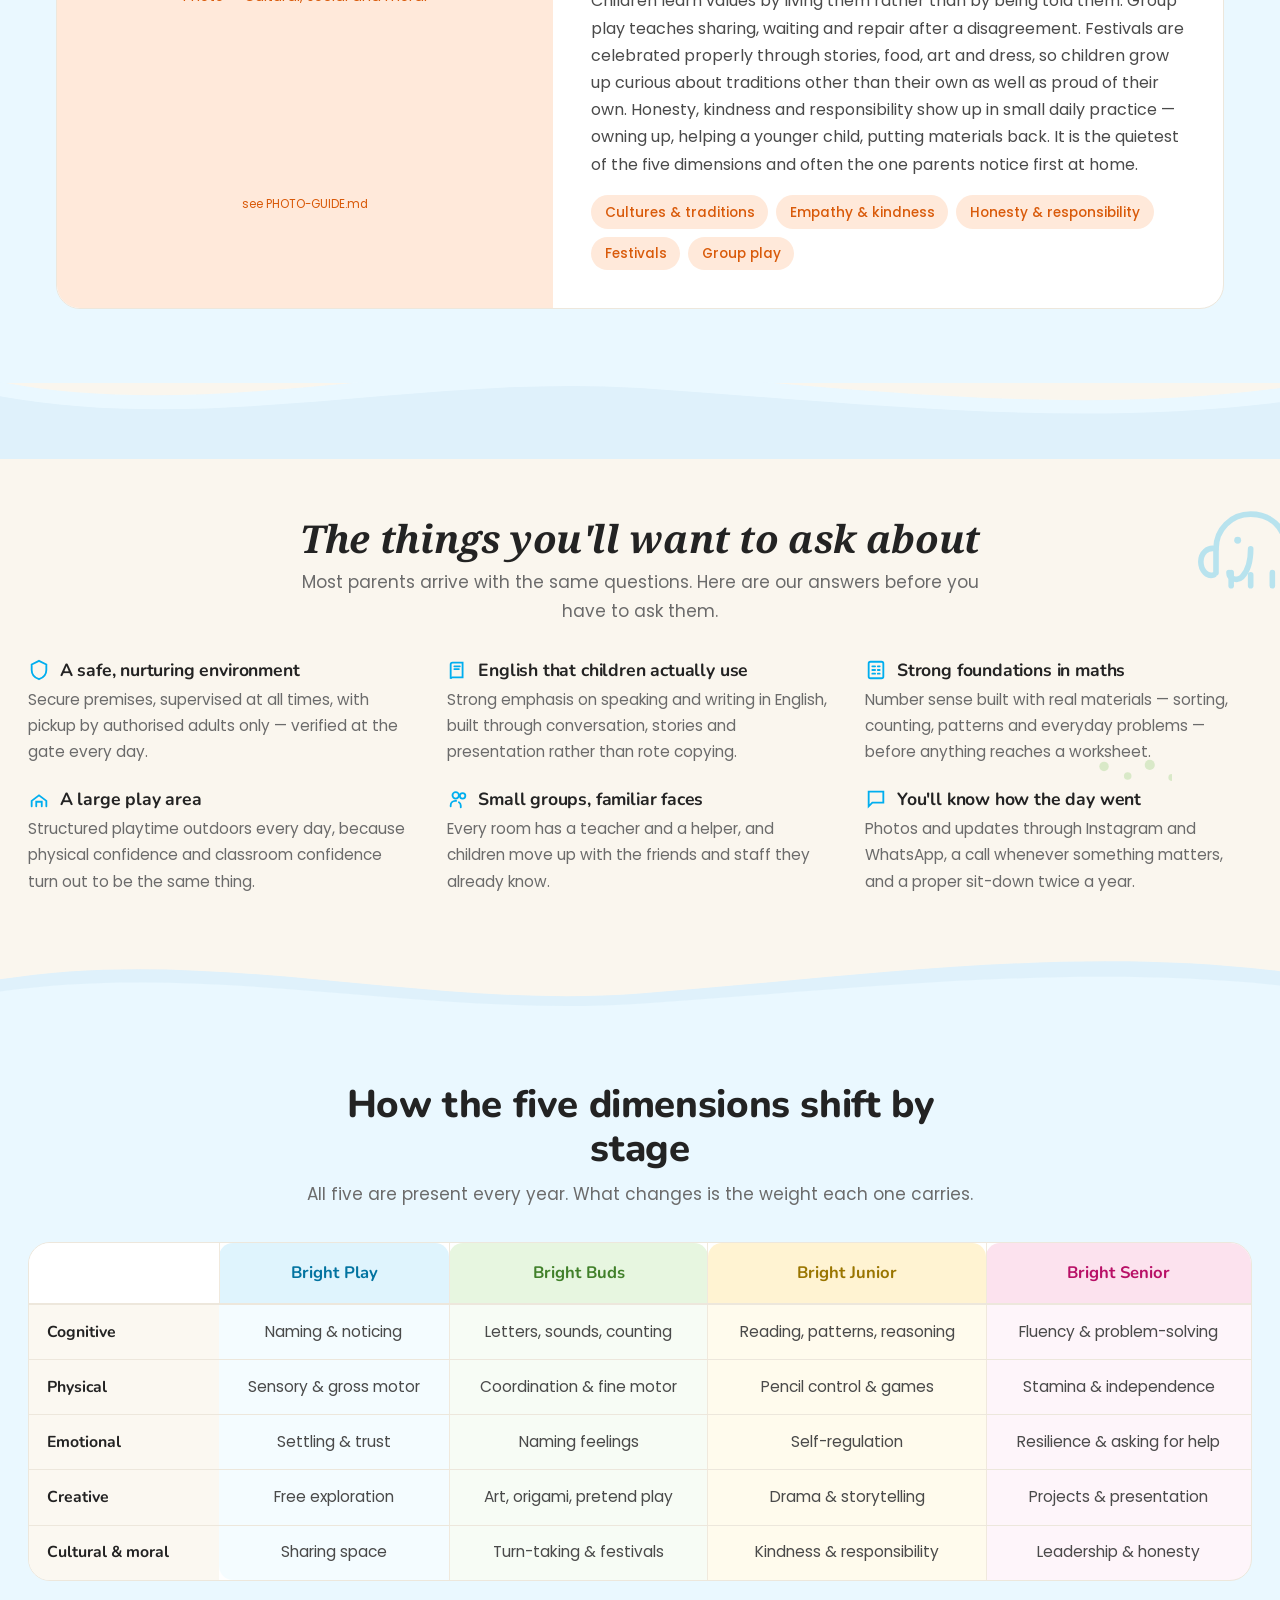
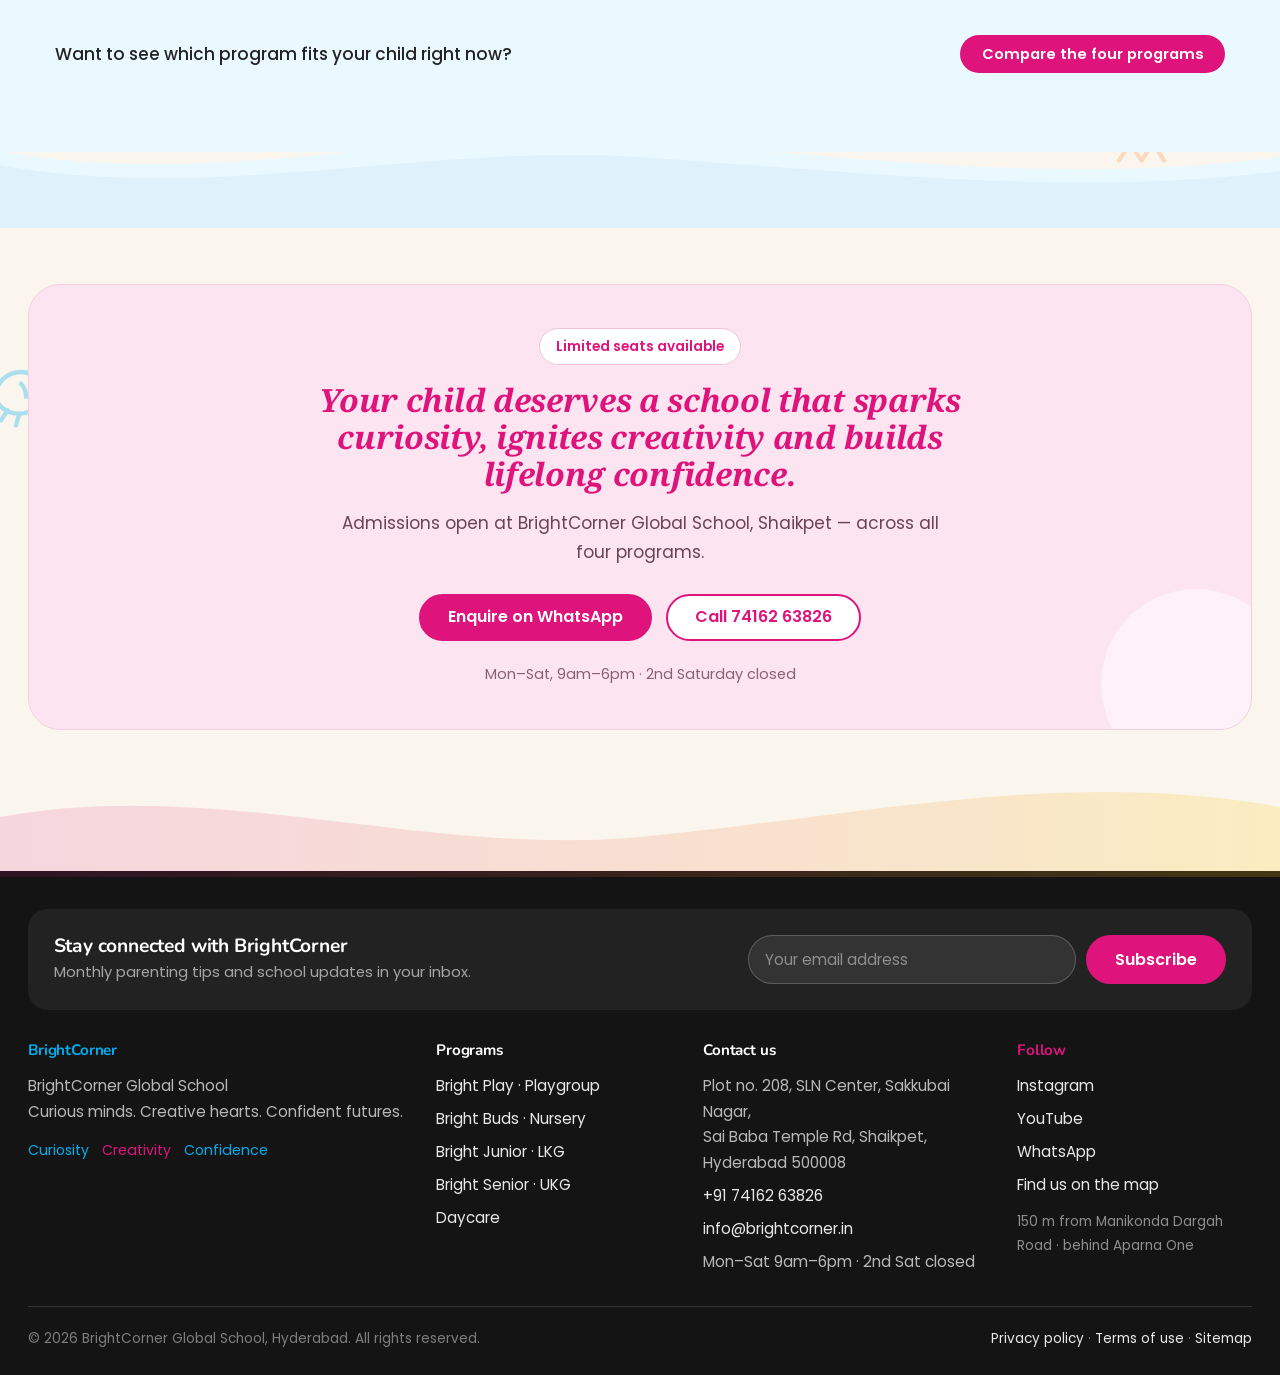
<file: why-us.html>
<!DOCTYPE html>
<html lang="en">
<head>
<meta charset="utf-8">
<meta name="viewport" content="width=device-width, initial-scale=1">
<title>Why BrightCorner — our Child Development Oriented Program | Shaikpet, Hyderabad</title>
<meta name="description" content="Five dimensions nurtured every day: cognitive, physical, emotional, creative, and cultural, social and moral. Why families in Shaikpet choose BrightCorner Global School.">
<link rel="icon" href="assets/logo.png">
<link rel="preconnect" href="https://fonts.googleapis.com">
<link rel="preconnect" href="https://fonts.gstatic.com" crossorigin>
<link href="https://fonts.googleapis.com/css2?family=Nunito:wght@600;700;800&family=Poppins:wght@300;400;500;600&family=Noto+Serif:ital,wght@1,600;1,700&display=swap" rel="stylesheet">
<link rel="stylesheet" href="assets/styles.css">
</head>
<body>
<svg width="0" height="0" style="position:absolute" aria-hidden="true" focusable="false"><defs>
<g stroke="currentColor" id="a-bird" fill="none" stroke-width="2.6" stroke-linecap="round" stroke-linejoin="round"><path d="M6 26c0-8 7-14 15-14 6 0 10 3 12 7l9 2-8 4c-1 7-7 12-14 12-8 0-14-5-14-11Z"/><path d="M21 19c2 2 3 5 3 8"/><circle cx="27" cy="20" r="1.6" fill="currentColor" stroke="none"/><path d="M13 35l-4 6M20 37l-2 7"/></g>
<g stroke="currentColor" id="a-rabbit" fill="none" stroke-width="2.6" stroke-linecap="round" stroke-linejoin="round"><path d="M17 22c-2-7-3-13-1-15s5 3 6 10M27 22c2-7 4-13 6-12s0 8-2 14"/><circle cx="22" cy="28" r="8"/><path d="M16 34c-3 3-4 8-2 11 3 4 13 4 16 0 2-3 1-8-2-11"/><circle cx="19.5" cy="27" r="1.4" fill="currentColor" stroke="none"/><circle cx="24.5" cy="27" r="1.4" fill="currentColor" stroke="none"/></g>
<g stroke="currentColor" id="a-cat" fill="none" stroke-width="2.6" stroke-linecap="round" stroke-linejoin="round"><path d="M14 20l-2-8 8 4M32 20l2-8-8 4"/><circle cx="23" cy="24" r="9"/><path d="M16 31c-3 4-4 10-1 13h16c3-3 2-9-1-13"/><path d="M32 44c6 0 8-4 6-8"/><circle cx="20" cy="23" r="1.4" fill="currentColor" stroke="none"/><circle cx="26" cy="23" r="1.4" fill="currentColor" stroke="none"/><path d="M21 27h4M14 24l-5-2M14 27l-5 1M32 24l5-2M32 27l5 1"/></g>
<g stroke="currentColor" id="a-elephant" fill="none" stroke-width="2.6" stroke-linecap="round" stroke-linejoin="round"><path d="M12 40V29c0-9 7-16 16-16s16 6 16 15v12"/><path d="M12 29c-4-1-7 2-7 6s3 7 6 6"/><path d="M28 29c0 6-1 10-4 13-2 2-6 1-6-2"/><path d="M19 40v6M28 41v5M38 40v6"/><circle cx="22" cy="25" r="1.6" fill="currentColor" stroke="none"/></g>
<g stroke="currentColor" id="a-giraffe" fill="none" stroke-width="2.6" stroke-linecap="round" stroke-linejoin="round"><path d="M18 46V33c0-5 4-9 9-9h9c4 0 7 3 7 7v15"/><path d="M27 24V13c0-3 2-5 5-5s5 2 5 5v3"/><path d="M32 8V4M37 9V5"/><path d="M37 16c3 0 5 2 5 4h-9"/><circle cx="35" cy="12" r="1.4" fill="currentColor" stroke="none"/><path d="M24 46v4M40 46v4"/></g>
<g stroke="currentColor" id="a-butterfly" fill="none" stroke-width="2.6" stroke-linecap="round" stroke-linejoin="round"><path d="M24 14v22"/><path d="M24 18c-4-7-14-8-16-2s4 12 10 12c3 0 6-2 6-5"/><path d="M24 18c4-7 14-8 16-2s-4 12-10 12c-3 0-6-2-6-5"/><path d="M24 28c-4 6-12 7-14 2M24 28c4 6 12 7 14 2"/><path d="M22 13l-4-5M26 13l4-5"/></g>
<g stroke="currentColor" id="a-fish" fill="none" stroke-width="2.6" stroke-linecap="round" stroke-linejoin="round"><path d="M8 24c6-9 20-9 26 0-6 9-20 9-26 0Z"/><path d="M34 24l8-6v12l-8-6Z"/><circle cx="16" cy="22" r="1.5" fill="currentColor" stroke="none"/><path d="M20 17c2 4 2 10 0 14"/></g>
<g stroke="currentColor" id="a-snail" fill="none" stroke-width="2.6" stroke-linecap="round" stroke-linejoin="round"><path d="M8 36h10"/><path d="M18 36c-6 0-9-5-9-10 0-7 6-12 13-12s12 5 12 12-5 10-10 10Z"/><path d="M24 26c-3 0-5-2-5-4s2-4 4-4 4 2 4 5"/><path d="M31 16l4-6M36 15l5-4"/></g>
<g stroke="currentColor" id="a-bee" fill="none" stroke-width="2.6" stroke-linecap="round" stroke-linejoin="round"><ellipse cx="24" cy="28" rx="11" ry="8"/><path d="M20 21v14M26 21v14"/><path d="M18 20c-5-7-13-5-12 0 1 4 7 5 11 3M30 20c5-7 13-5 12 0-1 4-7 5-11 3"/><path d="M14 22l-4-5M11 27H5"/></g>
<g stroke="currentColor" id="a-turtle" fill="none" stroke-width="2.6" stroke-linecap="round" stroke-linejoin="round"><path d="M9 32c0-9 7-15 15-15s15 6 15 15Z"/><path d="M39 30c3 0 5 1 6 3M14 32v5M34 32v5"/><path d="M24 17v15M16 22l4 10M32 22l-4 10"/><circle cx="44" cy="30" r="1.4" fill="currentColor" stroke="none"/></g>
<g stroke="currentColor" id="sq-wave" fill="none" stroke-width="3" stroke-linecap="round"><path d="M2 12c6-12 14 12 20 0s14 12 20 0"/></g>
<g stroke="currentColor" id="sq-loop" fill="none" stroke-width="3" stroke-linecap="round"><path d="M2 26c8-24 20-6 14 2s-14-4-6-10 20 4 26-8"/></g>
<g stroke="currentColor" id="sq-zig" fill="none" stroke-width="3" stroke-linecap="round" stroke-linejoin="round"><path d="M2 18l8-12 8 12 8-12 8 12"/></g>
<g id="sq-dots" fill="currentColor" stroke="none"><circle cx="5" cy="6" r="3"/><circle cx="20" cy="12" r="2.4"/><circle cx="34" cy="5" r="3.2"/><circle cx="48" cy="13" r="2.2"/></g>
<g stroke="currentColor" id="sq-spiral" fill="none" stroke-width="3" stroke-linecap="round"><path d="M22 22c0-6-5-10-10-8s-6 10 0 13 16-2 16-11S18 2 10 5"/></g>
<g stroke="currentColor" id="sq-star" fill="none" stroke-width="3" stroke-linecap="round" stroke-linejoin="round"><path d="M14 2v24M2 14h24M5 5l18 18M23 5 5 23"/></g>
</defs></svg>

<div class="topbar">
  <div class="shell">
    <a href="tel:+917416263826"><svg width="15" height="15" viewBox="0 0 24 24" fill="none" stroke="currentColor" stroke-width="2" stroke-linecap="round"><path d="M5 4h4l2 5-2.5 1.5a12 12 0 0 0 5 5L15 13l5 2v4a1 1 0 0 1-1.1 1A16 16 0 0 1 4 5.1 1 1 0 0 1 5 4Z"/></svg> +91 74162 63826</a>
    <a class="wa" href="https://wa.me/917416263826"><svg width="15" height="15" viewBox="0 0 24 24" fill="currentColor"><path d="M12 2a10 10 0 0 0-8.6 15L2 22l5.2-1.4A10 10 0 1 0 12 2Zm5.3 14.1c-.2.6-1.3 1.2-1.8 1.2-.5.1-1 .1-1.7-.1a12 12 0 0 1-5.7-5c-.4-.7-.9-1.6-.9-2.5s.5-1.4.7-1.6c.2-.2.4-.3.6-.3h.5c.2 0 .4 0 .6.5l.8 1.9c.1.2 0 .4-.1.5l-.4.5c-.1.2-.3.3-.1.6a8.4 8.4 0 0 0 3.6 3.1c.3.2.5.1.6 0l.8-.9c.2-.2.3-.2.6-.1l1.8.9c.3.1.4.2.5.3v.9Z"/></svg> WhatsApp us</a>
    <a class="hide-sm" href="mailto:info@brightcorner.in"><svg width="15" height="15" viewBox="0 0 24 24" fill="none" stroke="currentColor" stroke-width="2" stroke-linecap="round"><rect x="3" y="5" width="18" height="14" rx="2"/><path d="m3 7 9 6 9-6"/></svg> info@brightcorner.in</a>
    <span class="push hide-sm"><svg width="15" height="15" viewBox="0 0 24 24" fill="none" stroke="currentColor" stroke-width="2" stroke-linecap="round"><path d="M12 21s-7-5.5-7-11a7 7 0 1 1 14 0c0 5.5-7 11-7 11Z"/><circle cx="12" cy="10" r="2.5"/></svg> Shaikpet, Hyderabad</span>
    <span class="hide-sm"><svg width="15" height="15" viewBox="0 0 24 24" fill="none" stroke="currentColor" stroke-width="2" stroke-linecap="round"><circle cx="12" cy="12" r="9"/><path d="M12 7v5l3.5 2"/></svg> Mon&ndash;Sat 9am&ndash;6pm</span>
  </div>
</div>
<header>
  <div class="shell bar">
    <a href="index.html"><img class="logo" src="assets/logo.png" alt="BrightCorner Global School — Curiosity, Creativity, Confidence"></a>
    <button class="menu-btn" aria-expanded="false" aria-controls="mainnav" aria-label="Menu">&#9776;</button>
    <nav id="mainnav" aria-label="Main"><ul><li><a href="index.html">Home</a></li><li><a href="programs.html">Programs</a></li><li><a href="why-us.html" aria-current="page">Why us</a></li><!-- Blog hidden until posts are live: <li><a href="blog.html">Blog</a></li> --><li><a href="contact.html">Contact</a></li></ul></nav>
    <a class="btn btn-magenta" href="contact.html#enquire">Enquire now</a>
  </div>
</header>
<main>
<div class="page-deco" aria-hidden="true">
  <svg width="110" height="110" viewBox="0 0 48 48" style="top:3%;left:-14px;color:var(--green)"><use href="#a-giraffe"/></svg>
  <svg class="tiny hide-sm" width="81" height="44" viewBox="0 0 48 26" style="top:8%;left:114px;color:var(--magenta)"><use href="#sq-spiral"/></svg>
  <svg class="faint hide-sm" width="54" height="29" viewBox="0 0 48 26" style="top:10%;left:130px;color:var(--amber)"><use href="#sq-dots"/></svg>
  <svg width="84" height="84" viewBox="0 0 48 48" style="top:11%;right:-14px;color:var(--blue)"><use href="#a-bird"/></svg>
  <svg class="tiny hide-sm" width="62" height="35" viewBox="0 0 48 28" style="top:16%;right:88px;color:var(--amber)"><use href="#sq-wave"/></svg>
  <svg class="onwave" width="74" height="74" viewBox="0 0 48 48" style="top:20%;left:-14px;color:var(--amber)"><use href="#a-bee"/></svg>
  <svg class="tiny hide-sm" width="54" height="29" viewBox="0 0 48 26" style="top:25%;left:78px;color:var(--orange)"><use href="#sq-dots"/></svg>
  <svg class="faint hide-sm" width="56" height="30" viewBox="0 0 48 26" style="top:24%;left:104px;color:var(--blue)"><use href="#sq-zig"/></svg>
  <svg width="94" height="94" viewBox="0 0 48 48" style="top:29%;right:-14px;color:var(--magenta)"><use href="#a-cat"/></svg>
  <svg class="tiny hide-sm" width="69" height="40" viewBox="0 0 48 28" style="top:34%;right:98px;color:var(--green)"><use href="#sq-loop"/></svg>
  <svg width="88" height="88" viewBox="0 0 48 48" style="top:38%;left:-14px;color:var(--orange)"><use href="#a-fish"/></svg>
  <svg class="tiny hide-sm" width="65" height="35" viewBox="0 0 48 26" style="top:43%;left:92px;color:var(--blue)"><use href="#sq-zig"/></svg>
  <svg class="faint hide-sm" width="58" height="33" viewBox="0 0 48 28" style="top:43%;left:116px;color:var(--magenta)"><use href="#sq-wave"/></svg>
  <svg width="80" height="80" viewBox="0 0 48 48" style="top:47%;right:-14px;color:var(--amber)"><use href="#a-butterfly"/></svg>
  <svg class="tiny hide-sm" width="59" height="32" viewBox="0 0 48 26" style="top:52%;right:84px;color:var(--magenta)"><use href="#sq-star"/></svg>
  <svg class="onwave" width="86" height="86" viewBox="0 0 48 48" style="top:56%;left:-14px;color:var(--green)"><use href="#a-turtle"/></svg>
  <svg class="tiny hide-sm" width="63" height="36" viewBox="0 0 48 28" style="top:61%;left:90px;color:var(--amber)"><use href="#sq-wave"/></svg>
  <svg class="faint hide-sm" width="52" height="28" viewBox="0 0 48 26" style="top:62%;left:112px;color:var(--orange)"><use href="#sq-dots"/></svg>
  <svg width="104" height="104" viewBox="0 0 48 48" style="top:65%;right:-14px;color:var(--blue)"><use href="#a-elephant"/></svg>
  <svg class="tiny hide-sm" width="76" height="41" viewBox="0 0 48 26" style="top:70%;right:108px;color:var(--green)"><use href="#sq-dots"/></svg>
  <svg width="84" height="84" viewBox="0 0 48 48" style="top:74%;left:-14px;color:var(--amber)"><use href="#a-snail"/></svg>
  <svg class="tiny hide-sm" width="62" height="35" viewBox="0 0 48 28" style="top:79%;left:88px;color:var(--blue)"><use href="#sq-loop"/></svg>
  <svg class="faint hide-sm" width="56" height="30" viewBox="0 0 48 26" style="top:79%;left:110px;color:var(--magenta)"><use href="#sq-spiral"/></svg>
  <svg width="92" height="92" viewBox="0 0 48 48" style="top:83%;right:-14px;color:var(--magenta)"><use href="#a-rabbit"/></svg>
  <svg class="tiny hide-sm" width="68" height="37" viewBox="0 0 48 26" style="top:88%;right:96px;color:var(--orange)"><use href="#sq-zig"/></svg>
  <svg class="onwave" width="80" height="80" viewBox="0 0 48 48" style="top:92%;left:-14px;color:var(--blue)"><use href="#a-bird"/></svg>
  <svg class="tiny hide-sm" width="59" height="34" viewBox="0 0 48 28" style="top:97%;left:84px;color:var(--amber)"><use href="#sq-wave"/></svg>
</div>



<section class="banner">
  <svg class="wave" viewBox="0 0 1440 340" preserveAspectRatio="none" aria-hidden="true">
    <defs><linearGradient id="bw" x1="0" y1="0" x2="1" y2="1">
      <stop offset="0" stop-color="#00AEEF" stop-opacity=".15"/>
      <stop offset="1" stop-color="#DE147C" stop-opacity=".12"/></linearGradient></defs>
    <path d="M0 0h1440v210c-230 60-440-30-720 15S220 290 0 230Z" fill="url(#bw)"/>
    <circle cx="1270" cy="70" r="38" fill="#FBC80C" opacity=".28"/>
    <circle cx="130" cy="145" r="22" fill="#68BD45" opacity=".26"/>
  </svg>
  <div class="shell">
    <h1>Why families choose BrightCorner</h1>
    <p>A Child Development Oriented Program, a safe and nurturing environment, and teachers who know your child by name, mood and favourite song.</p>
  </div>
</section>

<section style="padding-top:0">
  <div class="shell">
    <div class="founder">
      <div class="avatar">Photo &mdash; Subhashini R</div>
      <div>
        <blockquote>&ldquo;At BrightCorner, we believe every child is born curious. Our job is simply to protect that curiosity, nurture their creativity, and give them the confidence to shine &mdash; every single day.&rdquo;</blockquote>
        <div class="who"><b>Subhashini R</b>Correspondent, BrightCorner Global School</div>
      </div>
    </div>
  </div>
</section>

<section class="band-white">
  <div class="shell">
    <div class="sec-head">
      <h2>Our Child Development Oriented Program</h2>
      <p>Most preschools teach subjects. We develop five dimensions of a child, and let the subjects follow from them.</p>
    </div>
    <div style="width:min(100% - 3.5rem,1180px);margin-inline:auto">
      <div class="dim-row" style="--bg:var(--tint-blue);--c:#0080B0">
        <div class="dim-img">Photo &mdash; Cognitive<br><small>see PHOTO-GUIDE.md</small></div>
        <div class="dim-text">
          <span class="eyebrow">Dimension one</span>
          <h3>Cognitive</h3>
          <p>Thinking is a habit, and habits form early. Children work with puzzles, sorting materials, patterns and guided discovery tasks that ask them to notice, compare and predict rather than repeat. Language is the backbone of it &mdash; vocabulary grows through storytelling, and questions are often answered with another question where that helps. Early maths arrives as shapes, quantities and everyday problems long before it becomes sums on paper. Each child moves at their own pace, and a teacher&rsquo;s job is to notice where a child is and offer the next step, not to move the whole room together.</p>
          <div class="chips"><span class="chip">Storytelling &amp; vocabulary</span><span class="chip">Early maths &amp; shapes</span><span class="chip">Focus &amp; memory games</span><span class="chip">Guided discovery</span><span class="chip">Problem-solving</span></div>
        </div>
      </div>
      <div class="dim-row" style="--bg:var(--tint-green);--c:#4A8F2E">
        <div class="dim-img">Photo &mdash; Physical<br><small>see PHOTO-GUIDE.md</small></div>
        <div class="dim-text">
          <span class="eyebrow">Dimension two</span>
          <h3>Physical</h3>
          <p>Small children think with their bodies. Our large play area and structured playtime give them room to run, climb, balance and take safe risks, which builds coordination, strength and a confident sense of what their body can do. Indoors, fine motor work &mdash; threading, cutting, dough, tweezers, early pencil control &mdash; prepares the hand for writing long before writing starts. Yoga and movement sessions add stillness and breathing to the mix. Nutrition and hygiene are taught as everyday practice: washing hands, eating together, drinking water, tidying up.</p>
          <div class="chips"><span class="chip">Motor skills &amp; yoga</span><span class="chip">Large play area</span><span class="chip">Health &amp; nutrition</span><span class="chip">Sensory exploration</span><span class="chip">Structured playtime</span></div>
        </div>
      </div>
      <div class="dim-row" style="--bg:var(--tint-pink);--c:#DE147C">
        <div class="dim-img">Photo &mdash; Emotional<br><small>see PHOTO-GUIDE.md</small></div>
        <div class="dim-text">
          <span class="eyebrow">Dimension three</span>
          <h3>Emotional</h3>
          <p>A child who feels safe learns; a child who feels anxious cannot. That is why the emotional dimension comes before academics in our thinking, not after. Teachers help children name what they are feeling rather than suppress it, and give them words and strategies for the hard moments &mdash; a friend who took the toy, a parent who has just left at the gate. Self-regulation grows slowly and through practice. Daily affirmations, predictable routines and unhurried transitions do most of the work, and the settling-in period is deliberately gradual for exactly this reason.</p>
          <div class="chips"><span class="chip">Confidence &amp; affirmations</span><span class="chip">Expressing emotions</span><span class="chip">Empathy &amp; respect</span><span class="chip">Self-regulation</span><span class="chip">Gentle settling in</span></div>
        </div>
      </div>
      <div class="dim-row" style="--bg:var(--tint-amber);--c:#B58C00">
        <div class="dim-img">Photo &mdash; Creative<br><small>see PHOTO-GUIDE.md</small></div>
        <div class="dim-text">
          <span class="eyebrow">Dimension four</span>
          <h3>Creative</h3>
          <p>Creativity is not an extra subject at BrightCorner, it is how much of the day is spent. Art, craft and origami, painting and singing, drama and role-play, and long stretches of open-ended play with materials that have no single right use. The emphasis is on the making rather than the result, so there are no identical craft outputs going home in a row. Pretend play in particular does heavy lifting here: a child running a shop or a hospital corner is practising language, negotiation, sequencing and confidence all at once.</p>
          <div class="chips"><span class="chip">Arts, crafts &amp; imagination</span><span class="chip">Drama &amp; role-play</span><span class="chip">Singing &amp; painting</span><span class="chip">Origami</span><span class="chip">Open-ended play</span></div>
        </div>
      </div>
      <div class="dim-row" style="--bg:var(--tint-orange);--c:#D95A0A">
        <div class="dim-img">Photo &mdash; Cultural, social and moral<br><small>see PHOTO-GUIDE.md</small></div>
        <div class="dim-text">
          <span class="eyebrow">Dimension five</span>
          <h3>Cultural, social &amp; moral</h3>
          <p>Children learn values by living them rather than by being told them. Group play teaches sharing, waiting and repair after a disagreement. Festivals are celebrated properly through stories, food, art and dress, so children grow up curious about traditions other than their own as well as proud of their own. Honesty, kindness and responsibility show up in small daily practice &mdash; owning up, helping a younger child, putting materials back. It is the quietest of the five dimensions and often the one parents notice first at home.</p>
          <div class="chips"><span class="chip">Cultures &amp; traditions</span><span class="chip">Empathy &amp; kindness</span><span class="chip">Honesty &amp; responsibility</span><span class="chip">Festivals</span><span class="chip">Group play</span></div>
        </div>
      </div>
    </div>
  </div>
</section>

<section>
  <div class="shell">
    <div class="sec-head">
      <h2 class="voice">The things you'll want to ask about</h2>
      <p>Most parents arrive with the same questions. Here are our answers before you have to ask them.</p>
    </div>
    <div class="reasons">
      <div class="reason">
        <h3><svg width="22" height="22" viewBox="0 0 24 24" fill="none" stroke="currentColor" stroke-width="2" stroke-linecap="round"><path d="M12 2l8 4v6c0 5-3.5 8.5-8 10-4.5-1.5-8-5-8-10V6z"/></svg> A safe, nurturing environment</h3>
        <p>Secure premises, supervised at all times, with pickup by authorised adults only &mdash; verified at the gate every day.</p>
      </div>
      <div class="reason">
        <h3><svg width="22" height="22" viewBox="0 0 24 24" fill="none" stroke="currentColor" stroke-width="2" stroke-linecap="round"><path d="M4 19.5V6a2 2 0 0 1 2-2h11v16H6a2 2 0 0 0-2 1.5Z"/><path d="M8 8h6M8 11h5"/></svg> English that children actually use</h3>
        <p>Strong emphasis on speaking and writing in English, built through conversation, stories and presentation rather than rote copying.</p>
      </div>
      <div class="reason">
        <h3><svg width="22" height="22" viewBox="0 0 24 24" fill="none" stroke="currentColor" stroke-width="2" stroke-linecap="round"><rect x="4" y="3" width="16" height="18" rx="2"/><path d="M8 8h3M8 12h3M8 16h3M14 8h2M14 12h2M14 16h2"/></svg> Strong foundations in maths</h3>
        <p>Number sense built with real materials &mdash; sorting, counting, patterns and everyday problems &mdash; before anything reaches a worksheet.</p>
      </div>
      <div class="reason">
        <h3><svg width="22" height="22" viewBox="0 0 24 24" fill="none" stroke="currentColor" stroke-width="2" stroke-linecap="round"><path d="M4 20v-6l8-6 8 6v6"/><path d="M9 20v-5h6v5"/></svg> A large play area</h3>
        <p>Structured playtime outdoors every day, because physical confidence and classroom confidence turn out to be the same thing.</p>
      </div>
      <div class="reason">
        <h3><svg width="22" height="22" viewBox="0 0 24 24" fill="none" stroke="currentColor" stroke-width="2" stroke-linecap="round"><path d="M4 20v-1a5 5 0 0 1 5-5h1"/><circle cx="9.5" cy="8" r="3.5"/><path d="M15 21v-2a4 4 0 0 0-2-3.4"/><circle cx="17" cy="8.5" r="3"/></svg> Small groups, familiar faces</h3>
        <p>Every room has a teacher and a helper, and children move up with the friends and staff they already know.</p>
      </div>
      <div class="reason">
        <h3><svg width="22" height="22" viewBox="0 0 24 24" fill="none" stroke="currentColor" stroke-width="2" stroke-linecap="round"><path d="M4 4h16v12H8l-4 4z"/></svg> You'll know how the day went</h3>
        <p>Photos and updates through Instagram and WhatsApp, a call whenever something matters, and a proper sit-down twice a year.</p>
      </div>
    </div>
  </div>
</section>

<section class="band-white">
  <div class="shell">
    <div class="sec-head"><h2>How the five dimensions shift by stage</h2>
      <p>All five are present every year. What changes is the weight each one carries.</p></div>
    <div class="tablewrap">
      <table class="compare">
        <thead><tr><th scope="col"></th><th scope="col">Bright Play</th><th scope="col">Bright Buds</th>
          <th scope="col">Bright Junior</th><th scope="col">Bright Senior</th></tr></thead>
        <tbody>
          <tr><th scope="row">Cognitive</th><td>Naming &amp; noticing</td><td>Letters, sounds, counting</td><td>Reading, patterns, reasoning</td><td>Fluency &amp; problem-solving</td></tr>
          <tr><th scope="row">Physical</th><td>Sensory &amp; gross motor</td><td>Coordination &amp; fine motor</td><td>Pencil control &amp; games</td><td>Stamina &amp; independence</td></tr>
          <tr><th scope="row">Emotional</th><td>Settling &amp; trust</td><td>Naming feelings</td><td>Self-regulation</td><td>Resilience &amp; asking for help</td></tr>
          <tr><th scope="row">Creative</th><td>Free exploration</td><td>Art, origami, pretend play</td><td>Drama &amp; storytelling</td><td>Projects &amp; presentation</td></tr>
          <tr><th scope="row">Cultural &amp; moral</th><td>Sharing space</td><td>Turn-taking &amp; festivals</td><td>Kindness &amp; responsibility</td><td>Leadership &amp; honesty</td></tr>
        </tbody>
      </table>
    </div>
    <div class="strip strip-blue" style="margin-top:2rem">
      <p>Want to see which program fits your child right now?</p>
      <a class="btn btn-magenta btn-sm" href="programs.html">Compare the four programs</a>
    </div>
  </div>
</section>

<section>
  <div class="shell">
    <div class="admissions">
      <span class="seats">Limited seats available</span>
      <h2>Your child deserves a school that sparks curiosity, ignites creativity and builds lifelong confidence.</h2>
      <p>Admissions open at BrightCorner Global School, Shaikpet &mdash; across all four programs.</p>
      <div class="cta-row">
        <a class="btn btn-white" href="https://wa.me/917416263826">Enquire on WhatsApp</a>
        <a class="btn btn-white" href="tel:+917416263826">Call 74162 63826</a>
      </div>
      <p class="hours">Mon&ndash;Sat, 9am&ndash;6pm &middot; 2nd Saturday closed</p>
    </div>
  </div>
</section>

</main>

<svg class="wave-bottom" viewBox="0 0 1440 90" preserveAspectRatio="none" aria-hidden="true">
  <defs><linearGradient id="gwb" x1="0" y1="0" x2="1" y2="0">
    <stop offset="0" stop-color="#DE147C" stop-opacity=".14"/>
    <stop offset="1" stop-color="#FBC80C" stop-opacity=".2"/>
  </linearGradient></defs>
  <path d="M0 90V30c240-40 480 40 720 20s480-70 720-30v70Z" fill="url(#gwb)"/>
</svg>

<footer class="site">
  <div class="shell">
    <div class="news">
      <div>
        <h3>Stay connected with BrightCorner</h3>
        <p>Monthly parenting tips and school updates in your inbox.</p>
      </div>
      <form class="js-news">
        <label for="em" style="position:absolute;left:-9999px">Email address</label>
        <input id="em" type="email" placeholder="Your email address" required>
        <button class="btn btn-magenta" type="submit">Subscribe</button>
      </form>
    </div>

    <div class="foot">
      <div>
        <h4 class="f-blue">BrightCorner</h4>
        <p style="color:#B8B8B8;margin:0">BrightCorner Global School<br>Curious minds. Creative hearts. Confident futures.</p>
        <div class="threeC"><span>Curiosity</span><span>Creativity</span><span>Confidence</span></div>
      </div>
      <div>
        <h4>Programs</h4>
        <ul>
          <li><a href="programs.html#play">Bright Play &middot; Playgroup</a></li>
          <li><a href="programs.html#buds">Bright Buds &middot; Nursery</a></li>
          <li><a href="programs.html#junior">Bright Junior &middot; LKG</a></li>
          <li><a href="programs.html#senior">Bright Senior &middot; UKG</a></li>
          <li><a href="programs.html#daycare">Daycare</a></li>
        </ul>
      </div>
      <div>
        <h4>Contact us</h4>
        <ul>
          <li>Plot no. 208, SLN Center, Sakkubai Nagar,<br>Sai Baba Temple Rd, Shaikpet, Hyderabad 500008</li>
          <li><a href="tel:+917416263826">+91 74162 63826</a></li>
          <li><a href="mailto:info@brightcorner.in">info@brightcorner.in</a></li>
          <li>Mon&ndash;Sat 9am&ndash;6pm &middot; 2nd Sat closed</li>
        </ul>
      </div>
      <div>
        <h4 class="f-magenta">Follow</h4>
        <ul>
          <li><a href="https://instagram.com/brightcornerindia">Instagram</a></li>
          <li><a href="https://www.youtube.com/@brightcornerindia">YouTube</a></li>
          <li><a href="https://wa.me/917416263826">WhatsApp</a></li>
          <li><a href="contact.html#find">Find us on the map</a></li>
        </ul>
        <p style="font-size:.85rem;color:#8E8E8E;margin:.8rem 0 0">150 m from Manikonda Dargah Road &middot; behind Aparna One</p>
      </div>
    </div>

    <div class="legal">
      <span>&copy; <span class="js-yr">2026</span> BrightCorner Global School, Hyderabad. All rights reserved.</span>
      <span><a href="privacy.html">Privacy policy</a> &middot; <a href="terms.html">Terms of use</a> &middot; <a href="sitemap.html">Sitemap</a></span>
    </div>
  </div>
</footer>

<a class="wa-float" href="https://wa.me/917416263826" aria-label="Enquire on WhatsApp">
  <svg width="30" height="30" viewBox="0 0 24 24" fill="#fff"><path d="M12 2a10 10 0 0 0-8.6 15L2 22l5.2-1.4A10 10 0 1 0 12 2Zm5.3 14.1c-.2.6-1.3 1.2-1.8 1.2-.5.1-1 .1-1.7-.1a12 12 0 0 1-5.7-5c-.4-.7-.9-1.6-.9-2.5s.5-1.4.7-1.6c.2-.2.4-.3.6-.3h.5c.2 0 .4 0 .6.5l.8 1.9c.1.2 0 .4-.1.5l-.4.5c-.1.2-.3.3-.1.6a8.4 8.4 0 0 0 3.6 3.1c.3.2.5.1.6 0l.8-.9c.2-.2.3-.2.6-.1l1.8.9c.3.1.4.2.5.3v.9Z"/></svg>
</a>

<script src="assets/site.js"></script>
</body>
</html>
</file>
<file: assets/styles.css>
/* ══════════════════════════════════════════════════════════
   BrightCorner Global School — shared stylesheet
   BRAND TOKENS sampled from the logo. Change here, site follows.
   ══════════════════════════════════════════════════════════ */
:root{
  --blue:#00AEEF;        /* Bright Play · headings · links */
  --magenta:#DE147C;     /* Bright Senior · CTAs · buttons */
  --green:#68BD45;       /* Bright Buds */
  --amber:#FBC80C;       /* Bright Junior · star ratings */
  --orange:#FF751F;      /* Cultural, social & moral */
  --red:#BA1C1D;         /* rare highlight only */

  --cream:#FFFDF8;
  --charcoal:#141414;
  --ink:#232323;
  --muted:#6B6B6B;

  --tint-blue:#EAF8FF;
  --tint-green:#EEF9EA;
  --tint-pink:#FCE4F0;
  --tint-amber:#FFF6DC;
  --tint-orange:#FFE9DA;
  --rule:#EDE7DC;

  --shell:1180px;
  --r:20px;

  --font-head:Nunito,"Segoe UI",system-ui,sans-serif;
  --font-body:Poppins,"Segoe UI",system-ui,sans-serif;
  --font-voice:"Noto Serif",Georgia,serif;   /* stand-in for Droid Serif Bold Italic */
}

*,*::before,*::after{box-sizing:border-box}
html{scroll-behavior:smooth}
body{margin:0;background:var(--cream);color:var(--ink);font:400 17px/1.7 var(--font-body);-webkit-font-smoothing:antialiased}
h1,h2,h3,h4{font-family:var(--font-head);font-weight:800;line-height:1.15;margin:0;letter-spacing:-.01em}
h1{font-size:clamp(2.1rem,5.2vw,3.6rem)}
h2{font-size:clamp(1.7rem,3.3vw,2.4rem)}
h3{font-size:1.2rem;font-weight:700}
h4{font-size:1rem;font-weight:700}
p{margin:0 0 1rem;max-width:66ch}
a{color:var(--blue)}
img{max-width:100%;display:block}
.shell{width:min(100% - 2.5rem,var(--shell));margin-inline:auto}
.narrow{width:min(100% - 2.5rem,860px);margin-inline:auto}
section{padding:clamp(3rem,7vw,5.5rem) 0}
:focus-visible{outline:3px solid var(--amber);outline-offset:3px;border-radius:6px}
.sec-head{text-align:center;max-width:58ch;margin:0 auto clamp(2rem,4vw,3rem)}
.sec-head p{color:var(--muted);margin:.7rem auto 0}
.voice{font-family:var(--font-voice);font-style:italic;font-weight:700}
.band-white{background:#fff;border-top:1px solid var(--rule);border-bottom:1px solid var(--rule)}
.center{text-align:center}

/* ── buttons ─────────────────────────────────────────── */
.btn{display:inline-flex;align-items:center;gap:.5rem;padding:.85rem 1.7rem;border-radius:999px;
  font:600 1rem/1 var(--font-body);text-decoration:none;border:2px solid transparent;cursor:pointer;
  transition:transform .18s,background .18s,color .18s}
.btn:hover{transform:translateY(-2px)}
.btn-magenta{background:var(--magenta);color:#fff}
.btn-magenta:hover{background:#C21069}
.btn-blue-outline{border-color:var(--blue);color:var(--blue);background:#fff}
.btn-blue-outline:hover{background:var(--tint-blue)}
.btn-white{background:#fff;color:var(--magenta)}
.btn-green{background:var(--green);color:#fff}
.btn-sm{padding:.6rem 1.2rem;font-size:.92rem}

/* ── header ──────────────────────────────────────────── */
header{position:sticky;top:0;z-index:60;background:rgba(255,253,248,.95);backdrop-filter:blur(10px);border-bottom:1px solid var(--rule)}
.bar{display:flex;align-items:center;gap:1.4rem;padding:.6rem 0}
.bar .logo{height:52px;width:auto;margin-right:auto}
nav ul{display:flex;gap:1.6rem;list-style:none;margin:0;padding:0}
nav a{text-decoration:none;color:var(--ink);font-weight:500;font-size:.97rem;padding-bottom:4px;border-bottom:2.5px solid transparent}
nav a:hover{border-color:var(--magenta);color:var(--magenta)}
nav a[aria-current="page"]{border-color:var(--blue);color:var(--blue);font-weight:600}
.menu-btn{display:none;background:none;border:0;font-size:1.6rem;cursor:pointer;color:var(--ink);line-height:1}
@media(max-width:900px){
  nav{display:none;position:absolute;top:100%;left:0;right:0;background:var(--cream);border-bottom:1px solid var(--rule);padding:1rem 1.25rem}
  nav.open{display:block}
  nav ul{flex-direction:column;gap:.9rem}
  .menu-btn{display:block}
  .bar .logo{height:42px}
  .bar .btn{display:none}
}

/* ── page banner (inner pages) ───────────────────────── */
.banner{position:relative;overflow:hidden;padding:clamp(2.5rem,6vw,4.2rem) 0 clamp(2rem,5vw,3.4rem);text-align:center}
.banner .wave{position:absolute;inset:0;z-index:0}
.banner .shell{position:relative;z-index:1}
.banner h1{font-size:clamp(1.9rem,4.2vw,3rem)}
.banner p{color:var(--muted);margin:.9rem auto 0;max-width:56ch}
.crumbs{font-size:.88rem;color:var(--muted);margin-bottom:.8rem}
.crumbs a{text-decoration:none}

/* ── hero (home) ─────────────────────────────────────── */
.hero{position:relative;overflow:hidden;padding-top:clamp(2rem,4vw,3.2rem);padding-bottom:clamp(2.5rem,5vw,4rem)}
.wave-top{position:absolute;inset:0 0 auto 0;height:520px;z-index:0;pointer-events:none}
.hero .shell{position:relative;z-index:1}
.hero-grid{display:grid;grid-template-columns:1.08fr .92fr;gap:clamp(2rem,5vw,3.5rem);align-items:center}
.badge{display:inline-flex;align-items:center;gap:.5rem;background:var(--tint-green);color:#3D7A28;
  font-weight:600;font-size:.88rem;padding:.4rem 1rem;border-radius:999px;margin-bottom:1.2rem}
.badge::before{content:"";width:9px;height:9px;border-radius:50%;background:var(--green)}
.hero h1{font-family:var(--font-voice);font-style:italic;font-weight:700;font-size:clamp(1.9rem,4.4vw,3.1rem);line-height:1.25}
.hero h1 .b{color:var(--blue)}.hero h1 .m{color:var(--magenta)}.hero h1 .g{color:var(--green)}
.hero .lead{font-size:1.13rem;color:var(--muted);margin-top:1rem;max-width:42ch}
.cta-row{display:flex;flex-wrap:wrap;gap:.85rem;margin-top:1.7rem}
.hero-meta{margin-top:1.5rem;font-size:.92rem;color:var(--muted)}
.carousel{position:relative;border-radius:28px;overflow:hidden;background:var(--tint-blue);
  border:2px dashed #B9E4F7;min-height:clamp(290px,40vw,420px);display:grid;place-items:center;text-align:center}
.carousel .hint{color:#3E7B93;font-size:.88rem;padding:1.5rem;max-width:30ch}
.dots{position:absolute;bottom:14px;left:50%;transform:translateX(-50%);display:flex;gap:6px}
.dots i{width:8px;height:8px;border-radius:50%;background:#fff;opacity:.55}
.dots i:first-child{opacity:1;background:var(--magenta)}
@media(max-width:880px){.hero-grid{grid-template-columns:1fr}}

/* ── trust bar ───────────────────────────────────────── */
.trust{border-top:1px solid var(--rule);border-bottom:1px solid var(--rule);background:#fff;padding:2.2rem 0}
.trust-grid{display:grid;grid-template-columns:repeat(4,1fr);gap:1.6rem;text-align:center}
.trust-item b{display:block;font-family:var(--font-head);font-size:1.8rem;line-height:1.1}
.trust-item:nth-child(1) b{color:var(--blue)}
.trust-item:nth-child(2) b{color:var(--magenta)}
.trust-item:nth-child(3) b{color:var(--green)}
.trust-item:nth-child(4) b{color:#D9A800}
.trust-item span{font-size:.92rem;color:var(--muted)}
@media(max-width:720px){.trust-grid{grid-template-columns:repeat(2,1fr);gap:1.8rem}}

/* ── programme cards ─────────────────────────────────── */
.progs{display:grid;grid-template-columns:repeat(2,1fr);gap:1.5rem}
.progs.four{grid-template-columns:repeat(4,1fr)}
.prog{background:#fff;border:1px solid var(--rule);border-radius:var(--r);overflow:hidden;
  display:flex;flex-direction:column;border-top:6px solid var(--c)}
.prog .ph{background:var(--tint);min-height:160px;display:grid;place-items:center;text-align:center;
  font-size:.85rem;color:var(--muted);padding:1rem}
.prog .body{padding:1.4rem 1.5rem 1.6rem;display:flex;flex-direction:column;flex:1}
.prog h3{color:var(--c)}
.prog .stage{font-size:.9rem;color:var(--muted);margin:.15rem 0 .8rem}
.prog p{font-size:.97rem;color:var(--muted)}
.prog ul{list-style:none;padding:0;margin:.4rem 0 1.2rem;display:grid;gap:.4rem;font-size:.95rem}
.prog li{display:flex;gap:.55rem;align-items:flex-start}
.prog li::before{content:"";flex:none;width:8px;height:8px;border-radius:50%;background:var(--c);margin-top:.6rem}
.prog .more{margin-top:auto;font-weight:600;text-decoration:none;color:var(--c);font-size:.95rem}
.prog .more:hover{text-decoration:underline}
.p1{--c:var(--blue);--tint:var(--tint-blue)}
.p2{--c:var(--green);--tint:var(--tint-green)}
.p3{--c:#D9A800;--tint:var(--tint-amber)}
.p4{--c:var(--magenta);--tint:var(--tint-pink)}
@media(max-width:980px){.progs.four{grid-template-columns:repeat(2,1fr)}}
@media(max-width:760px){.progs,.progs.four{grid-template-columns:1fr}}

/* ── deep programme blocks (Programs page) ───────────── */
.pdeep{border-top:1px solid var(--rule);padding:clamp(2.5rem,5vw,4rem) 0}
.pdeep:first-of-type{border-top:0}
.pdeep-grid{display:grid;grid-template-columns:1fr 1.25fr;gap:clamp(1.8rem,4vw,3rem);align-items:start}
.pdeep .photo{border-radius:var(--r);background:var(--tint);min-height:300px;display:grid;place-items:center;
  text-align:center;font-size:.85rem;color:var(--muted);padding:1.2rem;position:sticky;top:100px}
.pdeep .tag{display:inline-block;background:var(--c);color:#fff;font-weight:600;font-size:.82rem;
  padding:.3rem .9rem;border-radius:999px;margin-bottom:.7rem}
.pdeep h2{color:var(--c)}
.pdeep .sub{color:var(--muted);margin:.3rem 0 1.1rem;font-size:1.02rem}
.facts{display:grid;grid-template-columns:repeat(3,1fr);gap:1rem;margin:1.4rem 0;padding:1.1rem 0;
  border-top:1px solid var(--rule);border-bottom:1px solid var(--rule)}
.facts div span{display:block;font-size:.82rem;color:var(--muted)}
.facts div b{font-family:var(--font-head);font-size:1.02rem}
.cols{display:grid;grid-template-columns:1fr 1fr;gap:1.5rem;margin-top:1.4rem}
.cols h4{margin-bottom:.6rem;color:var(--c)}
.cols ul{list-style:none;padding:0;margin:0;display:grid;gap:.45rem;font-size:.96rem;color:#4A4A4A}
.cols li{display:flex;gap:.55rem;align-items:flex-start}
.cols li::before{content:"";flex:none;width:7px;height:7px;border-radius:50%;background:var(--c);margin-top:.62rem}
.outcome{margin-top:1.5rem;background:var(--tint);border-radius:14px;padding:1.1rem 1.3rem}
.outcome p{margin:0;font-size:.97rem}
.outcome b{font-family:var(--font-head)}
@media(max-width:860px){.pdeep-grid{grid-template-columns:1fr}.pdeep .photo{position:static;min-height:210px}.cols{grid-template-columns:1fr}}

/* ── comparison table ────────────────────────────────── */
.tablewrap{overflow-x:auto;border:1px solid var(--rule);border-radius:var(--r);background:#fff}
table{border-collapse:collapse;width:100%;min-width:660px;font-size:.96rem}
th,td{padding:.9rem 1.1rem;text-align:left;border-bottom:1px solid var(--rule)}
thead th{font-family:var(--font-head);font-size:1rem;background:#fff}
thead th:nth-child(2){color:var(--blue)}
thead th:nth-child(3){color:var(--green)}
thead th:nth-child(4){color:#D9A800}
thead th:nth-child(5){color:var(--magenta)}
tbody th{font-weight:500;color:var(--muted);width:180px}
tbody tr:last-child th,tbody tr:last-child td{border-bottom:0}

/* ── daycare / strips ────────────────────────────────── */
.strip{border-radius:var(--r);padding:1.4rem 1.7rem;display:flex;flex-wrap:wrap;gap:1rem;
  align-items:center;justify-content:space-between}
.strip p{margin:0;font-weight:500}
.strip-orange{background:var(--tint-orange)}
.strip-green{background:var(--tint-green)}
.strip-blue{background:var(--tint-blue)}

/* ── admissions banner ───────────────────────────────── */
.admissions{background:var(--magenta);color:#fff;border-radius:32px;padding:clamp(2.2rem,5vw,3.4rem);text-align:center}
.admissions h2{color:#fff;font-family:var(--font-voice);font-style:italic;font-weight:700;
  font-size:clamp(1.35rem,2.8vw,2rem);max-width:24ch;margin-inline:auto}
.admissions .seats{display:inline-block;background:rgba(255,255,255,.18);padding:.35rem 1rem;
  border-radius:999px;font-size:.88rem;font-weight:600;margin-bottom:1.1rem}
.admissions p{color:#FBD9EA;margin:1rem auto 0}
.admissions .cta-row{justify-content:center}
.admissions .hours{font-size:.9rem;color:#F4B9D6;margin-top:1.3rem}

/* ── founder ─────────────────────────────────────────── */
.founder{display:grid;grid-template-columns:220px 1fr;gap:clamp(1.5rem,4vw,3rem);align-items:center;
  background:#fff;border:1px solid var(--rule);border-radius:var(--r);padding:clamp(1.8rem,4vw,2.8rem)}
.founder .avatar{width:200px;height:200px;border-radius:50%;background:var(--tint-pink);display:grid;
  place-items:center;text-align:center;font-size:.82rem;color:#A34176;padding:1rem;justify-self:center}
.founder blockquote{margin:0;font-family:var(--font-voice);font-style:italic;font-weight:600;
  font-size:clamp(1.05rem,2vw,1.3rem);line-height:1.6}
.founder .who{margin-top:1.1rem;font-size:.95rem;color:var(--muted)}
.founder .who b{display:block;font-family:var(--font-head);color:var(--ink);font-size:1.05rem}
@media(max-width:720px){.founder{grid-template-columns:1fr}}

/* ── CDOP ────────────────────────────────────────────── */
.cdop{display:grid;grid-template-columns:repeat(3,1fr);gap:1.3rem}
.dim{border-radius:var(--r);padding:1.5rem 1.5rem 1.6rem;background:var(--bg)}
.dim h3{display:flex;align-items:center;gap:.6rem;margin-bottom:.5rem;color:var(--c)}
.dim p{font-size:.95rem;color:#4A4A4A;margin:0 0 .9rem}
.dim ul{list-style:none;padding:0;margin:0;display:grid;gap:.3rem;font-size:.9rem;color:var(--muted)}
.dim li::before{content:"·  ";color:var(--c);font-weight:700}
.d1{--bg:var(--tint-blue);--c:#0080B0}
.d2{--bg:var(--tint-green);--c:#4A8F2E}
.d3{--bg:var(--tint-pink);--c:var(--magenta)}
.d4{--bg:var(--tint-amber);--c:#B58C00}
.d5{--bg:var(--tint-orange);--c:#D95A0A}
.dim-cta{background:var(--magenta);color:#fff;border-radius:var(--r);padding:1.7rem;
  display:flex;flex-direction:column;justify-content:center}
.dim-cta h3{color:#fff;margin-bottom:.5rem}
.dim-cta p{color:#FBD9EA;font-size:.95rem}
@media(max-width:960px){.cdop{grid-template-columns:repeat(2,1fr)}}
@media(max-width:640px){.cdop{grid-template-columns:1fr}}

/* full CDOP blocks (Why Us page) */
.dim-full{display:grid;grid-template-columns:56px 1fr;gap:1.4rem;padding:2rem 0;border-top:1px solid var(--rule)}
.dim-full .icon{width:56px;height:56px;border-radius:16px;background:var(--bg);color:var(--c);display:grid;place-items:center}
.dim-full h3{color:var(--c);margin-bottom:.5rem}
.dim-full .chips{display:flex;flex-wrap:wrap;gap:.5rem;margin-top:.9rem}
.chip{background:var(--bg);color:var(--c);font-size:.85rem;font-weight:500;padding:.32rem .85rem;border-radius:999px}
@media(max-width:600px){.dim-full{grid-template-columns:1fr}}

/* ── reasons grid (Why Us) ───────────────────────────── */
.reasons{display:grid;grid-template-columns:repeat(3,1fr);gap:1.6rem 2rem}
.reason h3{display:flex;align-items:center;gap:.6rem;margin-bottom:.4rem;font-size:1.1rem}
.reason svg{flex:none;color:var(--blue)}
.reason p{font-size:.96rem;color:var(--muted);margin:0}
@media(max-width:900px){.reasons{grid-template-columns:repeat(2,1fr)}}
@media(max-width:600px){.reasons{grid-template-columns:1fr}}

/* ── steps ───────────────────────────────────────────── */
.steps{counter-reset:s;list-style:none;padding:0;margin:0;display:grid;
  grid-template-columns:repeat(4,1fr);gap:1.6rem}
.steps li{counter-increment:s;padding-top:3rem;position:relative}
.steps li::before{content:counter(s);position:absolute;top:0;left:0;width:2.2rem;height:2.2rem;
  display:grid;place-items:center;background:var(--blue);color:#fff;font-family:var(--font-head);
  font-weight:700;border-radius:50%}
.steps h3{font-size:1.05rem;margin-bottom:.3rem}
.steps p{font-size:.95rem;color:var(--muted);margin:0}
@media(max-width:860px){.steps{grid-template-columns:1fr 1fr}}
@media(max-width:560px){.steps{grid-template-columns:1fr}}

/* ── testimonials ────────────────────────────────────── */
.tgrid{display:grid;grid-template-columns:1.15fr 1fr;gap:1.6rem}
.videos{background:#fff;border:1px solid var(--rule);border-radius:var(--r);padding:1.5rem}
.videos h3{margin-bottom:1rem}
.vslot{aspect-ratio:16/9;border-radius:14px;background:var(--charcoal);display:grid;place-items:center;
  color:#B9B9B9;font-size:.85rem;text-align:center;padding:1rem;overflow:hidden}
.vslot iframe{width:100%;height:100%;border:0}
.play{width:56px;height:56px;border-radius:50%;background:var(--magenta);display:grid;place-items:center;margin:0 auto .6rem}
.play::after{content:"";border-left:16px solid #fff;border-top:10px solid transparent;border-bottom:10px solid transparent;margin-left:4px}
.quotes{display:grid;gap:1.2rem}
.quote{background:#fff;border:1px solid var(--rule);border-radius:var(--r);padding:1.5rem}
.stars{color:var(--amber);letter-spacing:2px;font-size:1rem;margin-bottom:.6rem}
.quote p{font-size:1rem;margin-bottom:.8rem}
.quote footer{font-size:.9rem;color:var(--muted)}
.quote footer b{color:var(--ink);font-family:var(--font-head)}
.google{margin-top:1.6rem;text-align:center;font-size:.98rem;color:var(--muted)}
.google b{color:var(--ink);font-family:var(--font-head);font-size:1.15rem}
@media(max-width:820px){.tgrid{grid-template-columns:1fr}}

/* ── gallery ─────────────────────────────────────────── */
.filters{display:flex;flex-wrap:wrap;gap:.55rem;justify-content:center;margin-bottom:1.8rem}
.filters button{font:500 .9rem var(--font-body);padding:.45rem 1.1rem;border-radius:999px;
  border:1px solid var(--rule);background:#fff;color:var(--muted);cursor:pointer}
.filters button[aria-pressed="true"]{background:var(--blue);border-color:var(--blue);color:#fff}
.gal{display:grid;grid-template-columns:repeat(4,1fr);gap:.9rem}
.gal div{aspect-ratio:1;border-radius:14px;display:grid;place-items:center;font-size:.8rem;
  color:#7A7A7A;text-align:center;padding:.5rem}
.gal div:nth-child(4n+1){background:var(--tint-blue)}
.gal div:nth-child(4n+2){background:var(--tint-pink)}
.gal div:nth-child(4n+3){background:var(--tint-amber)}
.gal div:nth-child(4n+4){background:var(--tint-green)}
.gal .wide{grid-column:span 2;aspect-ratio:2/1}
.social{margin-top:2.2rem;display:flex;flex-wrap:wrap;gap:1rem;align-items:center;justify-content:center;text-align:center}
@media(max-width:760px){.gal{grid-template-columns:repeat(2,1fr)}}

/* ── blog ────────────────────────────────────────────── */
.posts{display:grid;grid-template-columns:repeat(3,1fr);gap:1.4rem}
.post{background:#fff;border:1px solid var(--rule);border-radius:var(--r);overflow:hidden;display:flex;flex-direction:column}
.post .ph{min-height:150px;background:var(--tint-blue);display:grid;place-items:center;font-size:.82rem;color:#3E7B93}
.post .body{padding:1.3rem 1.4rem 1.5rem;display:flex;flex-direction:column;flex:1}
.post .cat{font-size:.78rem;font-weight:600;color:var(--magenta);margin-bottom:.4rem}
.post h3{font-size:1.05rem;margin-bottom:.5rem}
.post .date{font-size:.85rem;color:var(--muted);margin-top:auto}
@media(max-width:820px){.posts{grid-template-columns:1fr}}

/* ── contact page ────────────────────────────────────── */
.contact-grid{display:grid;grid-template-columns:1fr 1.1fr;gap:clamp(2rem,4vw,3rem);align-items:start}
.info-card{background:#fff;border:1px solid var(--rule);border-radius:var(--r);padding:1.6rem 1.7rem;margin-bottom:1.2rem}
.info-card h3{margin-bottom:.7rem;display:flex;align-items:center;gap:.6rem}
.info-card svg{color:var(--magenta);flex:none}
.info-card p,.info-card ul{margin:0;font-size:.98rem;color:#4A4A4A}
.info-card ul{list-style:none;padding:0;display:grid;gap:.45rem}
.info-card a{font-weight:500}
.mapslot{border-radius:var(--r);background:var(--tint-blue);border:2px dashed #B9E4F7;min-height:320px;
  display:grid;place-items:center;text-align:center;color:#3E7B93;font-size:.9rem;padding:1.5rem;margin-bottom:1.2rem}
.mapslot iframe{width:100%;height:100%;min-height:320px;border:0;border-radius:var(--r)}
form.enquiry{background:#fff;border:1px solid var(--rule);border-radius:var(--r);padding:clamp(1.6rem,3vw,2.2rem)}
form.enquiry .fields{display:grid;grid-template-columns:1fr 1fr;gap:1rem;margin-top:1.2rem}
form.enquiry label{display:block;font-size:.88rem;font-weight:500;margin-bottom:.35rem;color:#4A4A4A}
form.enquiry input,form.enquiry select,form.enquiry textarea{
  width:100%;padding:.75rem .9rem;border:1px solid var(--rule);border-radius:12px;
  font:400 1rem var(--font-body);background:var(--cream);color:var(--ink)}
form.enquiry textarea{min-height:110px;resize:vertical}
form.enquiry .full{grid-column:1/-1}
form.enquiry .note{font-size:.85rem;color:var(--muted);margin:1rem 0 0}
@media(max-width:860px){.contact-grid{grid-template-columns:1fr}}
@media(max-width:560px){form.enquiry .fields{grid-template-columns:1fr}}

/* ── FAQ ─────────────────────────────────────────────── */
.faq details{background:#fff;border:1px solid var(--rule);border-radius:14px;padding:1rem 1.3rem;margin-bottom:.8rem}
.faq summary{font-family:var(--font-head);font-weight:700;cursor:pointer;list-style:none;
  display:flex;justify-content:space-between;gap:1rem;align-items:center}
.faq summary::-webkit-details-marker{display:none}
.faq summary::after{content:"+";color:var(--magenta);font-size:1.4rem;line-height:1}
.faq details[open] summary::after{content:"–"}
.faq p{margin:.8rem 0 0;font-size:.97rem;color:#4A4A4A}

/* ── footer ──────────────────────────────────────────── */
.wave-bottom{display:block;width:100%;height:90px;margin-bottom:-6px}
footer.site{background:var(--charcoal);color:#B8B8B8;padding:3rem 0 1.8rem;font-size:.95rem}
footer.site a{color:#E8E8E8;text-decoration:none}
footer.site a:hover{color:#fff;text-decoration:underline}
.news{background:rgba(255,255,255,.06);border-radius:var(--r);padding:1.6rem;display:grid;
  grid-template-columns:1fr auto;gap:1.2rem;align-items:center;margin-bottom:2.6rem}
.news h3{color:#fff;margin-bottom:.2rem}
.news p{margin:0;color:#A5A5A5;font-size:.92rem}
.news form{display:flex;gap:.6rem}
.news input{padding:.75rem 1rem;border-radius:999px;border:1px solid rgba(255,255,255,.2);
  background:rgba(255,255,255,.08);color:#fff;font:400 .95rem var(--font-body);min-width:220px}
.news input::placeholder{color:#8E8E8E}
.foot{display:grid;grid-template-columns:1.6fr 1fr 1.2fr 1fr;gap:2rem}
.foot h4{font-size:.95rem;margin-bottom:.8rem;color:#fff}
.foot ul{list-style:none;padding:0;margin:0;display:grid;gap:.45rem}
.f-blue{color:var(--blue)!important}
.f-magenta{color:var(--magenta)!important}
.threeC{display:flex;gap:.8rem;margin-top:.9rem;flex-wrap:wrap;font-size:.88rem}
.threeC span:nth-child(1){color:var(--blue)}
.threeC span:nth-child(2){color:var(--magenta)}
.threeC span:nth-child(3){color:var(--blue)}
.legal{margin-top:2.4rem;padding-top:1.3rem;border-top:1px solid rgba(255,255,255,.13);
  display:flex;flex-wrap:wrap;gap:1rem;justify-content:space-between;font-size:.85rem;color:#7E7E7E}
@media(max-width:900px){.foot{grid-template-columns:1fr 1fr}.news{grid-template-columns:1fr}}
@media(max-width:560px){.foot{grid-template-columns:1fr}.news form{flex-direction:column}.news input{min-width:0;width:100%}}

/* ── floating WhatsApp ───────────────────────────────── */
.wa-float{position:fixed;right:18px;bottom:18px;z-index:70;width:58px;height:58px;border-radius:50%;
  background:#25D366;display:grid;place-items:center;box-shadow:0 6px 20px rgba(0,0,0,.22)}
@media(prefers-reduced-motion:reduce){*{animation:none!important;transition:none!important}}

/* ══════════════════════════════════════════════════════════
   BLOG
   ══════════════════════════════════════════════════════════ */
.cat-pills{display:flex;flex-wrap:wrap;gap:.55rem;justify-content:center;margin-bottom:2.2rem}
.cat-pills a{font:500 .9rem var(--font-body);padding:.45rem 1.1rem;border-radius:999px;
  border:1px solid var(--rule);background:#fff;color:var(--muted);text-decoration:none}
.cat-pills a:hover{border-color:var(--magenta);color:var(--magenta)}
.cat-pills a[aria-current="true"]{background:var(--blue);border-color:var(--blue);color:#fff}

.featured{display:grid;grid-template-columns:1.1fr 1fr;gap:0;background:#fff;border:1px solid var(--rule);
  border-radius:var(--r);overflow:hidden;margin-bottom:2.5rem}
.featured .ph{background:var(--tint-blue);min-height:320px;display:grid;place-items:center;
  color:#3E7B93;font-size:.85rem;text-align:center;padding:1.5rem}
.featured .body{padding:clamp(1.6rem,3vw,2.4rem);display:flex;flex-direction:column;justify-content:center}
.featured h2{font-size:clamp(1.4rem,2.6vw,1.9rem);margin:.5rem 0 .7rem}
.featured h2 a{color:inherit;text-decoration:none}
.featured h2 a:hover{color:var(--magenta)}
.featured p{color:var(--muted);font-size:1rem}
@media(max-width:820px){.featured{grid-template-columns:1fr}.featured .ph{min-height:200px}}

.blog-grid{display:grid;grid-template-columns:repeat(3,1fr);gap:1.5rem}
.bpost{background:#fff;border:1px solid var(--rule);border-radius:var(--r);overflow:hidden;
  display:flex;flex-direction:column}
.bpost .ph{min-height:170px;display:grid;place-items:center;font-size:.82rem;color:#7A7A7A;text-align:center;padding:1rem}
.bpost:nth-child(5n+1) .ph{background:var(--tint-blue);color:#3E7B93}
.bpost:nth-child(5n+2) .ph{background:var(--tint-pink);color:#A34176}
.bpost:nth-child(5n+3) .ph{background:var(--tint-amber);color:#8A6C00}
.bpost:nth-child(5n+4) .ph{background:var(--tint-green);color:#4A8F2E}
.bpost:nth-child(5n+5) .ph{background:var(--tint-orange);color:#B34E0A}
.bpost .body{padding:1.3rem 1.4rem 1.5rem;display:flex;flex-direction:column;flex:1}
.bpost h3{font-size:1.08rem;margin-bottom:.5rem}
.bpost h3 a{color:inherit;text-decoration:none}
.bpost h3 a:hover{color:var(--magenta)}
.bpost p{font-size:.94rem;color:var(--muted);margin-bottom:1rem}
.pmeta{font-size:.8rem;font-weight:600;color:var(--magenta);letter-spacing:.01em}
.pfoot{margin-top:auto;font-size:.85rem;color:var(--muted)}
@media(max-width:900px){.blog-grid{grid-template-columns:repeat(2,1fr)}}
@media(max-width:620px){.blog-grid{grid-template-columns:1fr}}

.pagination{display:flex;gap:.5rem;justify-content:center;align-items:center;margin-top:2.6rem}
.pagination a,.pagination span{min-width:42px;height:42px;display:grid;place-items:center;padding:0 .8rem;
  border-radius:999px;border:1px solid var(--rule);background:#fff;color:var(--muted);
  text-decoration:none;font-weight:500;font-size:.95rem}
.pagination a:hover{border-color:var(--blue);color:var(--blue)}
.pagination [aria-current="page"]{background:var(--blue);border-color:var(--blue);color:#fff}

/* ── single post ─────────────────────────────────────── */
.post-head{text-align:center;padding:clamp(2.2rem,5vw,3.4rem) 0 1.6rem;position:relative;overflow:hidden}
.post-head .wave{position:absolute;inset:0;z-index:0}
.post-head .narrow{position:relative;z-index:1}
.post-head h1{font-size:clamp(1.8rem,4vw,2.8rem);margin:.7rem 0}
.byline{display:flex;flex-wrap:wrap;gap:.5rem 1.2rem;justify-content:center;font-size:.92rem;color:var(--muted)}
.byline b{font-family:var(--font-head);color:var(--ink)}
.post-hero{border-radius:var(--r);background:var(--tint-blue);min-height:clamp(220px,32vw,360px);
  display:grid;place-items:center;color:#3E7B93;font-size:.88rem;text-align:center;padding:1.5rem;margin-bottom:2.4rem}

.article{font-size:1.06rem;line-height:1.8}
.article p{max-width:none;margin-bottom:1.3rem}
.article h2{font-size:1.55rem;margin:2.4rem 0 .9rem}
.article h3{font-size:1.2rem;margin:1.9rem 0 .6rem}
.article ul,.article ol{margin:0 0 1.4rem;padding-left:1.3rem;display:grid;gap:.5rem}
.article li{padding-left:.2rem}
.article blockquote{margin:1.8rem 0;padding:1.2rem 1.6rem;border-left:5px solid var(--magenta);
  background:var(--tint-pink);border-radius:0 14px 14px 0;font-family:var(--font-voice);
  font-style:italic;font-weight:600;font-size:1.08rem}
.article blockquote p{margin:0}
.article figure{margin:2rem 0}
.article figure .ph{border-radius:var(--r);background:var(--tint-amber);min-height:240px;display:grid;
  place-items:center;color:#8A6C00;font-size:.85rem;text-align:center;padding:1.2rem}
.article figcaption{font-size:.88rem;color:var(--muted);margin-top:.6rem;text-align:center}
.callout{background:var(--tint-green);border-radius:var(--r);padding:1.3rem 1.6rem;margin:2rem 0}
.callout h4{color:#4A8F2E;margin-bottom:.4rem}
.callout p{margin:0;font-size:.98rem}
.article hr{border:0;border-top:1px solid var(--rule);margin:2.6rem 0}

.author-card{display:grid;grid-template-columns:84px 1fr;gap:1.2rem;align-items:center;background:#fff;
  border:1px solid var(--rule);border-radius:var(--r);padding:1.4rem 1.6rem;margin-top:2.5rem}
.author-card .av{width:84px;height:84px;border-radius:50%;background:var(--tint-pink);display:grid;
  place-items:center;font-size:.72rem;color:#A34176;text-align:center;padding:.5rem}
.author-card p{margin:.3rem 0 0;font-size:.95rem;color:var(--muted)}
@media(max-width:520px){.author-card{grid-template-columns:1fr}}

.share{display:flex;flex-wrap:wrap;gap:.6rem;align-items:center;margin-top:1.8rem;
  padding-top:1.5rem;border-top:1px solid var(--rule);font-size:.95rem;color:var(--muted)}

/* ══════════════════════════════════════════════════════════
   BACKGROUND PATTERN
   Soft blobs, dots and stars in the brand colours, tiled behind
   the whole page. White bands (.band-white, .trust) sit on top
   of it, which is what creates the light/pattern rhythm.
   To remove: delete the background-image line on body.
   ══════════════════════════════════════════════════════════ */
body{
  background-color:var(--cream);
  background-image:url("data:image/svg+xml,%3Csvg xmlns='http://www.w3.org/2000/svg' width='460' height='460' viewBox='0 0 460 460'%3E%3Cg fill='none' fill-rule='evenodd'%3E%3Ccircle cx='58' cy='72' r='40' fill='%2300AEEF' fill-opacity='.05'/%3E%3Ccircle cx='372' cy='138' r='56' fill='%23DE147C' fill-opacity='.035'/%3E%3Ccircle cx='214' cy='300' r='46' fill='%2368BD45' fill-opacity='.045'/%3E%3Ccircle cx='406' cy='384' r='30' fill='%23FBC80C' fill-opacity='.07'/%3E%3Ccircle cx='120' cy='406' r='18' fill='%23FF751F' fill-opacity='.05'/%3E%3Ccircle cx='268' cy='40' r='7' fill='%23FBC80C' fill-opacity='.16'/%3E%3Ccircle cx='30' cy='232' r='5' fill='%23DE147C' fill-opacity='.14'/%3E%3Ccircle cx='330' cy='240' r='6' fill='%2300AEEF' fill-opacity='.15'/%3E%3Ccircle cx='170' cy='170' r='4.5' fill='%2368BD45' fill-opacity='.18'/%3E%3Ccircle cx='440' cy='60' r='5' fill='%23FF751F' fill-opacity='.14'/%3E%3Ccircle cx='90' cy='320' r='5.5' fill='%2300AEEF' fill-opacity='.13'/%3E%3Cpath d='M150 62l4.6 9.8 10.7 1.5-7.8 7.5 1.9 10.7-9.4-5.1-9.4 5.1 1.9-10.7-7.8-7.5 10.7-1.5z' fill='%23FBC80C' fill-opacity='.13'/%3E%3Cpath d='M310 356l4.6 9.8 10.7 1.5-7.8 7.5 1.9 10.7-9.4-5.1-9.4 5.1 1.9-10.7-7.8-7.5 10.7-1.5z' fill='%23DE147C' fill-opacity='.09'/%3E%3Cpath d='M44 148l3.7 7.9 8.6 1.2-6.2 6 1.5 8.6-7.6-4.1-7.5 4.1 1.4-8.6-6.2-6 8.6-1.2z' fill='%2300AEEF' fill-opacity='.11'/%3E%3Cpath d='M400 262l3.7 7.9 8.6 1.2-6.2 6 1.5 8.6-7.6-4.1-7.5 4.1 1.4-8.6-6.2-6 8.6-1.2z' fill='%2368BD45' fill-opacity='.12'/%3E%3C/g%3E%3C/svg%3E");
  background-repeat:repeat;
  background-size:460px 460px;
  background-attachment:fixed;
}
@media(max-width:700px){body{background-attachment:scroll;background-size:320px 320px}}

/* ══════════════════════════════════════════════════════════
   TOP CONTACT BAR — sits above the sticky header
   ══════════════════════════════════════════════════════════ */
.topbar{background:var(--tint-blue);border-bottom:1px solid #D5EEF9;font-size:.86rem}
.topbar .shell{display:flex;flex-wrap:wrap;align-items:center;gap:.5rem 1.5rem;padding:.45rem 0}
.topbar a,.topbar span{display:inline-flex;align-items:center;gap:.4rem;color:#0E6E90;text-decoration:none}
.topbar a:hover{color:var(--magenta)}
.topbar svg{flex:none;opacity:.85}
.topbar .push{margin-left:auto}
.topbar .wa{color:#1B8B4A;font-weight:600}
@media(max-width:820px){
  .topbar .hide-sm{display:none}
  .topbar .shell{justify-content:center;gap:.4rem 1.1rem}
  .topbar .push{margin-left:0}
}

/* ── hero contact card (top fold CTA) ────────────────── */
.hero-contact{margin-top:1.6rem;background:#fff;border:1px solid var(--rule);border-radius:18px;
  padding:1.1rem 1.3rem;display:flex;flex-wrap:wrap;align-items:center;gap:.9rem 1.4rem;
  box-shadow:0 2px 14px rgba(20,20,20,.05);max-width:560px}
.hero-contact .line{display:flex;align-items:center;gap:.55rem;font-size:.97rem}
.hero-contact .line svg{flex:none;color:var(--magenta)}
.hero-contact .line b{font-family:var(--font-head);font-size:1.08rem;letter-spacing:-.01em}
.hero-contact a{text-decoration:none;color:inherit}
.hero-contact a:hover b{color:var(--magenta)}
.hero-contact .sep{width:1px;height:26px;background:var(--rule)}
.hero-contact .addr{font-size:.88rem;color:var(--muted);flex-basis:100%;margin:0;
  padding-top:.75rem;border-top:1px solid var(--rule)}
@media(max-width:520px){.hero-contact .sep{display:none}}

/* ══════════════════════════════════════════════════════════
   ADMISSIONS CTA — softened
   Was solid magenta; now a warm blush panel with magenta used
   only for the heading and the primary button.
   ══════════════════════════════════════════════════════════ */
.admissions{background:var(--tint-pink);color:var(--ink);border:1px solid #F6CFE1;
  border-radius:32px;padding:clamp(2.2rem,5vw,3.4rem);text-align:center;position:relative;overflow:hidden}
.admissions::after{content:"";position:absolute;right:-40px;bottom:-50px;width:190px;height:190px;
  border-radius:50%;background:#fff;opacity:.45;pointer-events:none}
.admissions>*{position:relative;z-index:1}
.admissions .seats{display:inline-block;background:#fff;color:var(--magenta);border:1px solid #F3C2DA;
  padding:.35rem 1rem;border-radius:999px;font-size:.86rem;font-weight:600;margin-bottom:1.1rem}
.admissions h2{color:var(--magenta);font-family:var(--font-voice);font-style:italic;font-weight:700;
  font-size:clamp(1.35rem,2.8vw,2rem);max-width:24ch;margin-inline:auto}
.admissions p{color:#6A4356;margin:1rem auto 0}
.admissions .cta-row{justify-content:center}
.admissions .btn-white{background:var(--magenta);color:#fff;border-color:var(--magenta)}
.admissions .btn-white:hover{background:#C21069}
.admissions .cta-row .btn-white+.btn-white{background:#fff;color:var(--magenta);border-color:var(--magenta)}
.admissions .cta-row .btn-white+.btn-white:hover{background:#fff;border-color:#C21069;color:#C21069}
.admissions .hours{font-size:.9rem;color:#8A6076;margin-top:1.3rem}

/* ══════════════════════════════════════════════════════════
   REVISION 2 — overrides. Later rules win, so everything in
   this block supersedes the equivalent rule further up.
   ══════════════════════════════════════════════════════════ */

/* ── 1 · wider layout, roomier header ────────────────── */
:root{--shell:1320px}
.narrow{width:min(100% - 3rem,880px)}
.shell{width:min(100% - 3.5rem,var(--shell))}
@media(max-width:700px){.shell{width:min(100% - 2rem,var(--shell))}}

.topbar{background:linear-gradient(90deg,#E6F6FD 0%,#FCEFF5 100%);border-bottom:1px solid #D9E9F0;font-size:.94rem}
.topbar .shell{padding:.7rem 0;gap:.5rem 2.4rem}
.topbar a,.topbar span{color:#0C6685;font-weight:500}
.topbar svg{width:17px;height:17px;opacity:1}
.topbar .wa{color:#15803D}

.bar{gap:2.5rem;padding:1rem 0}
.bar .logo{height:74px}
nav ul{gap:2.3rem}
nav a{font-size:1.03rem}
.bar .btn{padding:.9rem 1.9rem;font-size:1.02rem}
@media(max-width:1100px){.bar{gap:1.4rem}.bar .logo{height:58px}nav ul{gap:1.5rem}nav a{font-size:.97rem}}
@media(max-width:900px){.bar .logo{height:50px}.bar{padding:.7rem 0}}

/* ── 2 · top-fold quick actions (replaces the old card) ── */
.hero-contact{display:none}
.hero-meta{margin-top:1.3rem}

.quickbar{display:grid;grid-template-columns:repeat(3,1fr);gap:1.1rem;margin-top:clamp(2.2rem,4vw,3.2rem)}
.qtile{position:relative;display:flex;align-items:center;gap:1.1rem;background:#fff;text-decoration:none;
  color:var(--ink);border:1px solid var(--rule);border-radius:22px;padding:1.3rem 1.5rem;overflow:hidden;
  box-shadow:0 2px 16px rgba(20,20,20,.045);transition:transform .2s,box-shadow .2s,border-color .2s}
.qtile::before{content:"";position:absolute;left:0;top:0;bottom:0;width:6px;background:var(--c)}
.qtile::after{content:"";position:absolute;right:-38px;bottom:-46px;width:130px;height:130px;
  border-radius:50%;background:var(--c);opacity:.07;transition:transform .3s}
.qtile:hover{transform:translateY(-3px);box-shadow:0 10px 26px rgba(20,20,20,.09);border-color:var(--c)}
.qtile:hover::after{transform:scale(1.25)}
.qtile .ico{flex:none;width:52px;height:52px;border-radius:16px;background:var(--bg);color:var(--c);
  display:grid;place-items:center;position:relative;z-index:1}
.qtile .txt{position:relative;z-index:1}
.qtile .lbl{display:block;font-size:.83rem;color:var(--muted);letter-spacing:.02em;text-transform:uppercase;font-weight:600}
.qtile .val{display:block;font-family:var(--font-head);font-weight:800;font-size:1.18rem;line-height:1.25;letter-spacing:-.01em}
.qtile .sub{display:block;font-size:.87rem;color:var(--muted);margin-top:.15rem}
.q1{--c:var(--blue);--bg:var(--tint-blue)}
.q2{--c:#15803D;--bg:var(--tint-green)}
.q3{--c:var(--magenta);--bg:var(--tint-pink)}
@media(max-width:980px){.quickbar{grid-template-columns:1fr}.qtile{padding:1.1rem 1.3rem}}

/* ── 3 · program card list alignment ─────────────────── */
.prog .body{display:flex;flex-direction:column}
.prog .stage{min-height:1.4rem}
.prog p{flex:1 0 auto;margin-bottom:1rem}
.prog ul{margin:0 0 1.3rem;align-self:stretch}
.prog li{line-height:1.45}
.prog li::before{margin-top:.52rem}

/* ── 4 · remaining solid magenta, softened ───────────── */
.dim-cta{background:var(--tint-blue);color:var(--ink);border:1px solid #CFE9F5}
.dim-cta h3{color:#0C6685}
.dim-cta p{color:#4A6B78}
.dim-cta .btn-white{background:var(--magenta);color:#fff}
.dim-cta .btn-white:hover{background:#C21069}
.article blockquote{background:#FDF3F7;border-left-color:#EFA8C9}
.featured .pmeta,.bpost .pmeta,.post .cat{color:#B81066}
.faq summary::after{color:var(--blue)}

/* ── 6 · legal / sitemap pages ───────────────────────── */
.legal-page{font-size:1.04rem;line-height:1.8}
.legal-page h2{font-size:1.4rem;margin:2.3rem 0 .8rem;color:var(--blue)}
.legal-page h3{font-size:1.1rem;margin:1.6rem 0 .5rem}
.legal-page p{max-width:none;margin-bottom:1.15rem}
.legal-page ul{margin:0 0 1.3rem;padding-left:1.3rem;display:grid;gap:.5rem}
.legal-page table{min-width:0}
.legal-page .updated{font-size:.92rem;color:var(--muted);background:var(--tint-blue);
  border-radius:14px;padding:.9rem 1.2rem;margin-bottom:2rem}
.legal-page .todo{background:var(--tint-amber);border-left:5px solid var(--amber);
  border-radius:0 14px 14px 0;padding:1rem 1.3rem;margin:1.4rem 0}
.legal-page .todo p{margin:0;font-size:.96rem}
.legal-page .todo b{color:#8A6C00}

.sitemap-grid{display:grid;grid-template-columns:repeat(auto-fit,minmax(250px,1fr));gap:1.4rem;margin-top:2rem}
.smcard{background:#fff;border:1px solid var(--rule);border-radius:var(--r);padding:1.5rem 1.6rem;border-top:5px solid var(--c)}
.smcard h3{color:var(--c);margin-bottom:.3rem}
.smcard .desc{font-size:.9rem;color:var(--muted);margin:0 0 .9rem}
.smcard ul{list-style:none;padding:0;margin:0;display:grid;gap:.5rem;font-size:.96rem}
.smcard a{text-decoration:none;font-weight:500}
.smcard a:hover{text-decoration:underline}
.sm1{--c:var(--blue)}.sm2{--c:var(--green)}.sm3{--c:#D9A800}.sm4{--c:var(--magenta)}.sm5{--c:var(--orange)}

/* ── 7 · CDOP alternating rows (Why us) ──────────────── */
.dim-row{display:grid;grid-template-columns:minmax(0,.85fr) minmax(0,1.15fr);
  border:1px solid var(--rule);border-radius:24px;overflow:hidden;background:#fff;margin-bottom:1.5rem}
.dim-row .dim-img{background:var(--bg);min-height:290px;display:grid;place-items:center;text-align:center;
  color:var(--c);font-size:.88rem;padding:1.5rem}
.dim-row .dim-img img{width:100%;height:100%;object-fit:cover}
.dim-row .dim-text{padding:clamp(1.6rem,3vw,2.4rem)}
.dim-row .dim-text h3{color:var(--c);font-size:1.45rem;margin-bottom:.2rem}
.dim-row .eyebrow{font-size:.82rem;font-weight:700;letter-spacing:.09em;text-transform:uppercase;
  color:var(--c);opacity:.65;display:block;margin-bottom:.35rem}
.dim-row .dim-text p{font-size:1rem;color:#4A4A4A;max-width:none}
.dim-row:nth-child(even) .dim-img{order:2}
.dim-row .chips{display:flex;flex-wrap:wrap;gap:.5rem;margin-top:1.1rem}
@media(max-width:820px){
  .dim-row{grid-template-columns:1fr}
  .dim-row:nth-child(even) .dim-img{order:0}
  .dim-row .dim-img{min-height:200px}
}

/* ══════════════════════════════════════════════════════════
   REVISION 3 — overrides
   ══════════════════════════════════════════════════════════ */

/* ── 6 · tighter vertical rhythm sitewide ────────────── */
section{padding:clamp(2.2rem,4.4vw,3.6rem) 0}
.sec-head{margin:0 auto clamp(1.5rem,2.6vw,2.1rem)}
.sec-head p{margin-top:.5rem}
.pdeep{padding:clamp(2rem,3.6vw,2.8rem) 0}
.dim-full{padding:1.5rem 0}
.dim-row{margin-bottom:1.1rem}
.progs{gap:1.2rem}
.cdop{gap:1.1rem;margin-top:1.8rem}
.blog-grid{gap:1.2rem}
.reasons{gap:1.4rem 2rem}
.founder{padding:clamp(1.5rem,3vw,2.2rem)}
.admissions{padding:clamp(1.9rem,3.6vw,2.7rem)}
.article h2{margin:1.9rem 0 .7rem}
.article h3{margin:1.5rem 0 .5rem}
.legal-page h2{margin:1.8rem 0 .7rem}
footer.site{padding:2.4rem 0 1.5rem}
.news{margin-bottom:2rem}
.legal{margin-top:1.9rem}

/* ── 1 · hero wave: no hard edge, full bleed ─────────── */
.hero{padding-bottom:clamp(2rem,3.6vw,3rem)}
.wave-top{height:100%;min-height:560px}

/* header pushed right */
.bar .logo{margin-right:0}
nav{margin-left:auto}
.bar{gap:1.6rem}
@media(max-width:900px){nav{margin-left:0}}

/* ── 2 & 3 · headings get room to breathe ────────────── */
.sec-head{max-width:none;width:min(100%,78ch)}
.sec-head h2{max-width:26ch;margin-inline:auto}
.sec-head h2.voice{max-width:34ch}
.sec-head p{max-width:62ch}
.admissions h2{max-width:38ch}
.admissions p{max-width:56ch}
@media(max-width:700px){
  .sec-head h2,.sec-head h2.voice,.admissions h2{max-width:none}
}

/* ── 4 · banner without breadcrumb, tighter ──────────── */
.crumbs{display:none}
.banner{padding:clamp(1.6rem,3.2vw,2.6rem) 0 clamp(1.4rem,2.6vw,2rem)}
.banner p{margin-top:.7rem}
.post-head{padding:clamp(1.6rem,3.2vw,2.4rem) 0 1.2rem}

/* ── 5 · colour-coded comparison table ───────────────── */
.tablewrap{border-radius:22px}
table{font-size:.97rem}
thead th{padding:1rem 1.15rem;font-size:1.04rem;border-bottom:2px solid var(--rule);
  text-align:center;vertical-align:bottom}
thead th:first-child{background:#fff}
tbody th{font-family:var(--font-head);font-weight:700;color:var(--ink);font-size:.99rem;
  background:#FBF8F1;width:190px}
tbody td{text-align:center;color:#4A4A4A}
th,td{padding:.85rem 1.1rem}

/* column tints — header strong, body a light wash */
thead th:nth-child(2){background:#DFF4FD;color:#0273A0;border-radius:14px 14px 0 0}
thead th:nth-child(3){background:#E7F6E0;color:#41802A;border-radius:14px 14px 0 0}
thead th:nth-child(4){background:#FFF3D2;color:#9A7500;border-radius:14px 14px 0 0}
thead th:nth-child(5){background:#FCE2EE;color:#B81066;border-radius:14px 14px 0 0}
tbody td:nth-child(2){background:rgba(0,174,239,.045)}
tbody td:nth-child(3){background:rgba(104,189,69,.05)}
tbody td:nth-child(4){background:rgba(251,200,12,.07)}
tbody td:nth-child(5){background:rgba(222,20,124,.04)}

/* column separators */
th+th,td+td{border-left:1px solid #F0E9DD}
tbody tr:last-child td:nth-child(2){border-radius:0 0 0 14px}
tbody tr:last-child td:last-child{border-radius:0 0 14px 0}
tbody tr:hover td{filter:brightness(.985)}

/* the leading "dimension" column on the Why-us grid */
.legal-page table tbody th{width:auto}

/* ══════════════════════════════════════════════════════════
   HERO SLIDER
   Markup lives in index.html, behaviour in assets/site.js.
   To add photos: replace each .slide-ph div with
   <img src="assets/hero-1.jpg" alt="...">
   Add or remove .slide blocks freely — the dots build themselves.
   ══════════════════════════════════════════════════════════ */
.carousel{position:relative;border:0;background:var(--tint-blue);border-radius:28px;overflow:hidden;
  display:block;min-height:clamp(300px,40vw,440px);box-shadow:0 4px 26px rgba(20,20,20,.07)}
.carousel .slides{position:relative;width:100%;height:100%;min-height:inherit}
.carousel .slide{position:absolute;inset:0;opacity:0;visibility:hidden;
  transition:opacity .7s ease,transform .7s ease;transform:scale(1.03)}
.carousel .slide.is-active{opacity:1;visibility:visible;transform:scale(1)}
.carousel .slide img{width:100%;height:100%;object-fit:cover}
.carousel .slide-ph{width:100%;height:100%;min-height:inherit;display:grid;place-items:center;
  text-align:center;font-size:.88rem;padding:1.5rem;line-height:1.5}
.carousel .slide:nth-child(1) .slide-ph{background:var(--tint-blue);color:#2F7A96}
.carousel .slide:nth-child(2) .slide-ph{background:var(--tint-green);color:#4A8F2E}
.carousel .slide:nth-child(3) .slide-ph{background:var(--tint-amber);color:#8A6C00}
.carousel .slide:nth-child(4) .slide-ph{background:var(--tint-pink);color:#A34176}
.carousel .slide:nth-child(5) .slide-ph{background:var(--tint-orange);color:#B34E0A}

.carousel .cap{position:absolute;left:0;right:0;bottom:0;margin:0;padding:2.6rem 1.4rem 1.1rem;
  color:#fff;font-size:.95rem;font-weight:500;text-shadow:0 1px 6px rgba(0,0,0,.4);
  background:linear-gradient(to top,rgba(0,0,0,.55),transparent);pointer-events:none}

.carousel .cnav{position:absolute;top:50%;transform:translateY(-50%);z-index:3;
  width:42px;height:42px;border-radius:50%;border:0;cursor:pointer;display:grid;place-items:center;
  background:rgba(255,255,255,.86);color:var(--ink);box-shadow:0 2px 10px rgba(0,0,0,.16);
  opacity:0;transition:opacity .25s,background .2s}
.carousel:hover .cnav,.carousel:focus-within .cnav{opacity:1}
.carousel .cnav:hover{background:#fff;color:var(--magenta)}
.carousel .prev{left:12px}
.carousel .next{right:12px}
@media(hover:none){.carousel .cnav{opacity:1;background:rgba(255,255,255,.75)}}

.carousel .dots{position:absolute;bottom:14px;left:50%;transform:translateX(-50%);
  display:flex;gap:8px;z-index:3;margin:0;padding:0}
.carousel .dots button{width:9px;height:9px;padding:0;border:0;border-radius:50%;cursor:pointer;
  background:#fff;opacity:.55;transition:opacity .2s,width .25s,background .2s;box-shadow:0 1px 4px rgba(0,0,0,.25)}
.carousel .dots button:hover{opacity:.85}
.carousel .dots button[aria-current="true"]{opacity:1;width:26px;border-radius:999px;background:var(--magenta)}

/* ══════════════════════════════════════════════════════════
   REVISION 4 — the new look
   Aurora glows on warm cream · white hero panel · tinted bands
   with ribbon dividers · playful animal and squiggle layer.
   ══════════════════════════════════════════════════════════ */

/* ── canvas: aurora glow, no pattern ─────────────────── */
body{
  background-color:#FAF6EE;
  background-image:
    radial-gradient(880px 500px at 5% -6%, rgba(0,174,239,.20), transparent 62%),
    radial-gradient(760px 440px at 98% 4%, rgba(222,20,124,.13), transparent 60%),
    radial-gradient(820px 520px at 46% 52%, rgba(251,200,12,.16), transparent 62%),
    radial-gradient(700px 440px at 8% 88%, rgba(104,189,69,.14), transparent 62%);
  background-repeat:no-repeat;
  background-size:auto;
  background-attachment:fixed;
}
:root{--cream:#FAF6EE}

/* ── hero sits on a white panel ──────────────────────── */
.hero .hero-grid{background:#fff;border-radius:34px;padding:clamp(1.6rem,3vw,2.4rem);
  box-shadow:0 3px 30px rgba(60,45,20,.07)}
.hero .carousel{border-radius:24px}
.hero{padding-bottom:clamp(1.4rem,2.4vw,2rem)}
.quickbar{margin-top:1.5rem}

/* ── tinted bands with ribbon dividers ───────────────── */
.band-white{background:#EAF8FF;border-top:0;border-bottom:0;position:relative;
  margin-top:76px;margin-bottom:76px}
.band-white::before,.band-white::after{content:"";position:absolute;left:0;right:0;height:77px;
  background-repeat:no-repeat;background-size:100% 100%;pointer-events:none}
.band-white::before{top:-76px;
  background-image:url("data:image/svg+xml,%3Csvg xmlns='http://www.w3.org/2000/svg' viewBox='0 0 1440 76' preserveAspectRatio='none'%3E%3Cpath d='M0 76V28c240-34 480 30 720 14s480-48 720-22v56Z' fill='%23DFF1FB'/%3E%3Cpath d='M0 76V40c240-30 480 26 720 12s480-40 720-18v42Z' fill='%23EAF8FF'/%3E%3C/svg%3E")}
.band-white::after{bottom:-76px;
  background-image:url("data:image/svg+xml,%3Csvg xmlns='http://www.w3.org/2000/svg' viewBox='0 0 1440 76' preserveAspectRatio='none'%3E%3Cpath d='M0 0c240 40 480-26 720-10s480 44 720 16v70H0Z' fill='%23EAF8FF'/%3E%3Cpath d='M0 14c240 38 480-22 720-8s480 40 720 14v56H0Z' fill='%23DFF1FB'/%3E%3C/svg%3E")}
.band-white .shell{position:relative;z-index:2}

/* the last band before the footer shouldn't double up with the footer wave */
.band-white:last-of-type{margin-bottom:76px}

/* ── decoration layer ────────────────────────────────── */
main{position:relative;overflow-x:clip}
.page-deco{position:absolute;inset:0;z-index:0;pointer-events:none;overflow:hidden}
.page-deco svg{position:absolute;opacity:.26}
.page-deco .faint{opacity:.2}
.page-deco .onwave{opacity:.3}
main > section{position:relative;z-index:1}
main > section > .shell,main > section > .narrow{position:relative;z-index:2}
/* keep decoration clear of narrow reading columns */
.legal-page,.article{position:relative;z-index:2}
@media(max-width:700px){.page-deco svg{opacity:.16}.page-deco .hide-sm{display:none}}

/* ══════════════════════════════════════════════════════════
   REVISION 5 — slider proportions + denser decoration
   ══════════════════════════════════════════════════════════ */

/* ── slider: 5:4, wider column, no cropping ──────────── */
.hero .hero-grid{grid-template-columns:1fr 1.22fr}
@media(max-width:880px){.hero .hero-grid{grid-template-columns:1fr}}

.carousel{aspect-ratio:5/4;min-height:0;background:#fff}
.carousel .slides{height:100%}
.carousel .slide{display:grid}
/* collages are never cropped — the whole image always shows */
.carousel .slide img{width:100%;height:100%;object-fit:contain;object-position:center}
.carousel .slide-ph{min-height:0;height:100%}
@media(max-width:880px){.carousel{aspect-ratio:5/4}}
@media(max-width:520px){.carousel{aspect-ratio:4/3}}

/* ── denser decoration ───────────────────────────────── */
.page-deco svg{opacity:.26}
.page-deco .faint{opacity:.19}
.page-deco .onwave{opacity:.31}
.page-deco .tiny{opacity:.22}
@media(max-width:700px){.page-deco svg{opacity:.15}}

/* ══════════════════════════════════════════════════════════
   REVISION 6 — images fit their frames instead of stretching them
   ══════════════════════════════════════════════════════════ */
.gal > *{aspect-ratio:1;overflow:hidden;border-radius:14px;min-width:0}
.gal > .wide{aspect-ratio:2/1}
.gal img{width:100%;height:100%;object-fit:cover;object-position:center;display:block}

.prog .ph{overflow:hidden;padding:0}
.prog .ph img{width:100%;height:100%;object-fit:cover;display:block}

.founder .avatar{overflow:hidden;padding:0}
.founder .avatar img{width:100%;height:100%;object-fit:cover;display:block}

.dim-row .dim-img{overflow:hidden;padding:0}
.dim-row .dim-img img{width:100%;height:100%;object-fit:cover;display:block}

.pdeep .photo{overflow:hidden;padding:0}
.pdeep .photo img{width:100%;height:100%;object-fit:cover;display:block}

.bpost .ph,.post .ph,.featured .ph{overflow:hidden;padding:0}
.bpost .ph img,.post .ph img,.featured .ph img{width:100%;height:100%;object-fit:cover;display:block}
</file>
